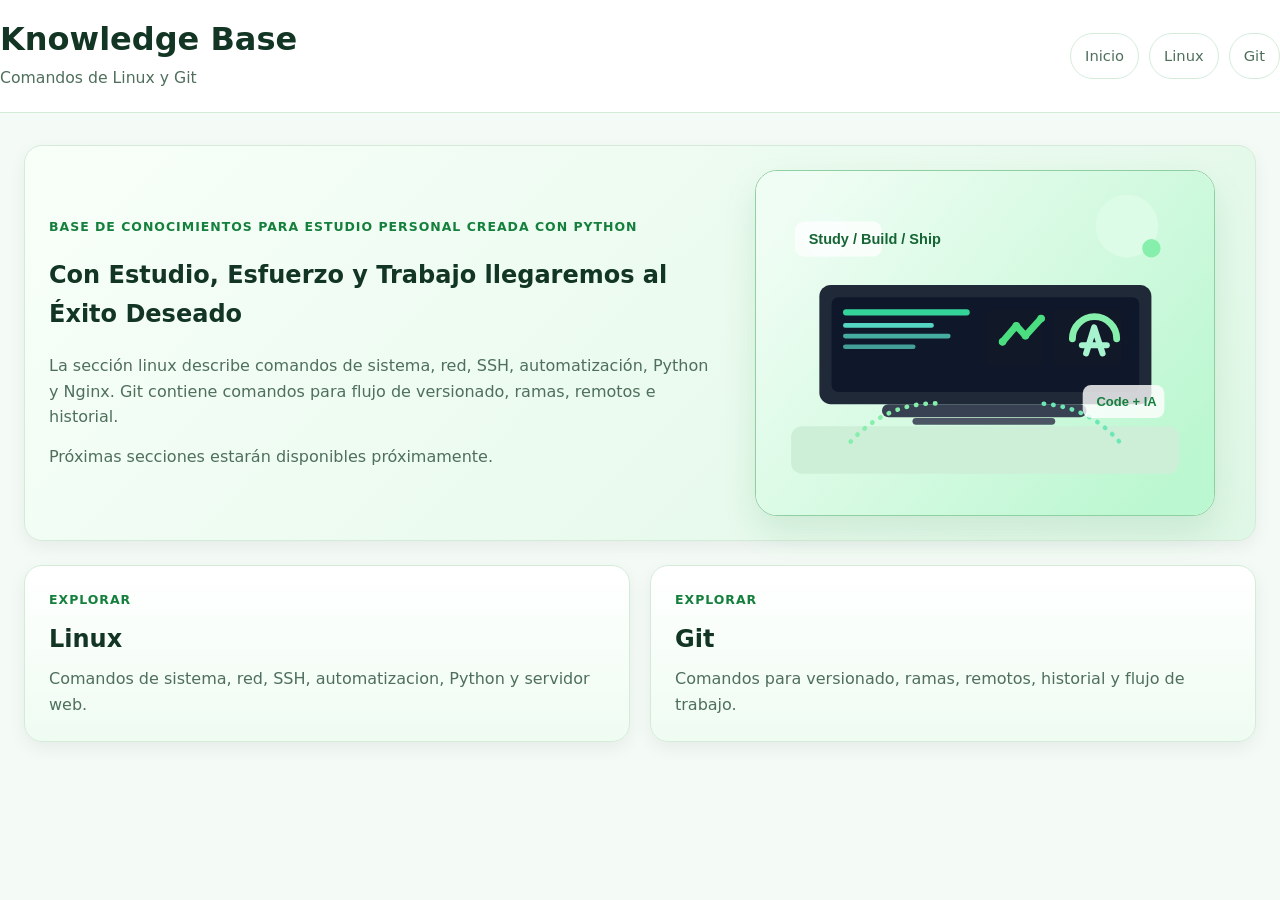
<file: output/index.html>
<!DOCTYPE html>
<html lang="es">
<head>
  <meta charset="UTF-8" />
  <meta name="viewport" content="width=device-width, initial-scale=1.0" />
  <title>Knowledge Base</title>
  <link rel="stylesheet" href="../static/styles.css" />
</head>
<body class="theme-home">
  <header>
    <div class="container header-inner">
      <div>
        <h1>Knowledge Base</h1>
        <p class="subtitle">Comandos de Linux y Git</p>
      </div>
      <nav class="page-links">
        <a href="index.html">Inicio</a>
<a href="linux.html">Linux</a>
<a href="git.html">Git</a>
      </nav>
    </div>
  </header>

  <main>
    <div class="container">
      <section class="home-hero card">
        <div class="home-hero-grid">
          <div>
            <div class="eyebrow">Base de conocimientos para estudio personal creada con python</div>
            <h2 class="section-title">Con Estudio, Esfuerzo y Trabajo llegaremos al Éxito Deseado</h2>
            <p>La sección linux describe comandos de sistema, red, SSH, automatización, Python y Nginx. Git contiene comandos para flujo de versionado, ramas, remotos e historial.</p>
            <p class="hero-note">Próximas secciones estarán disponibles próximamente.</p>
          </div>
          <div class="hero-art-wrap">
            <img class="hero-art" src="../static/hero-study.svg" alt="Ilustración de estudio y programación con computadora, gráficos e inteligencia artificial" />
          </div>
        </div>
      </section>

      <section class="home-grid">
        
            <a class="home-card" href="linux.html">
              <div class="home-card-label">Explorar</div>
              <h2>Linux</h2>
              <p>Comandos de sistema, red, SSH, automatizacion, Python y servidor web.</p>
            </a>
            
            <a class="home-card" href="git.html">
              <div class="home-card-label">Explorar</div>
              <h2>Git</h2>
              <p>Comandos para versionado, ramas, remotos, historial y flujo de trabajo.</p>
            </a>
            
      </section>
    </div>
  </main>
</body>
</html>
</file>
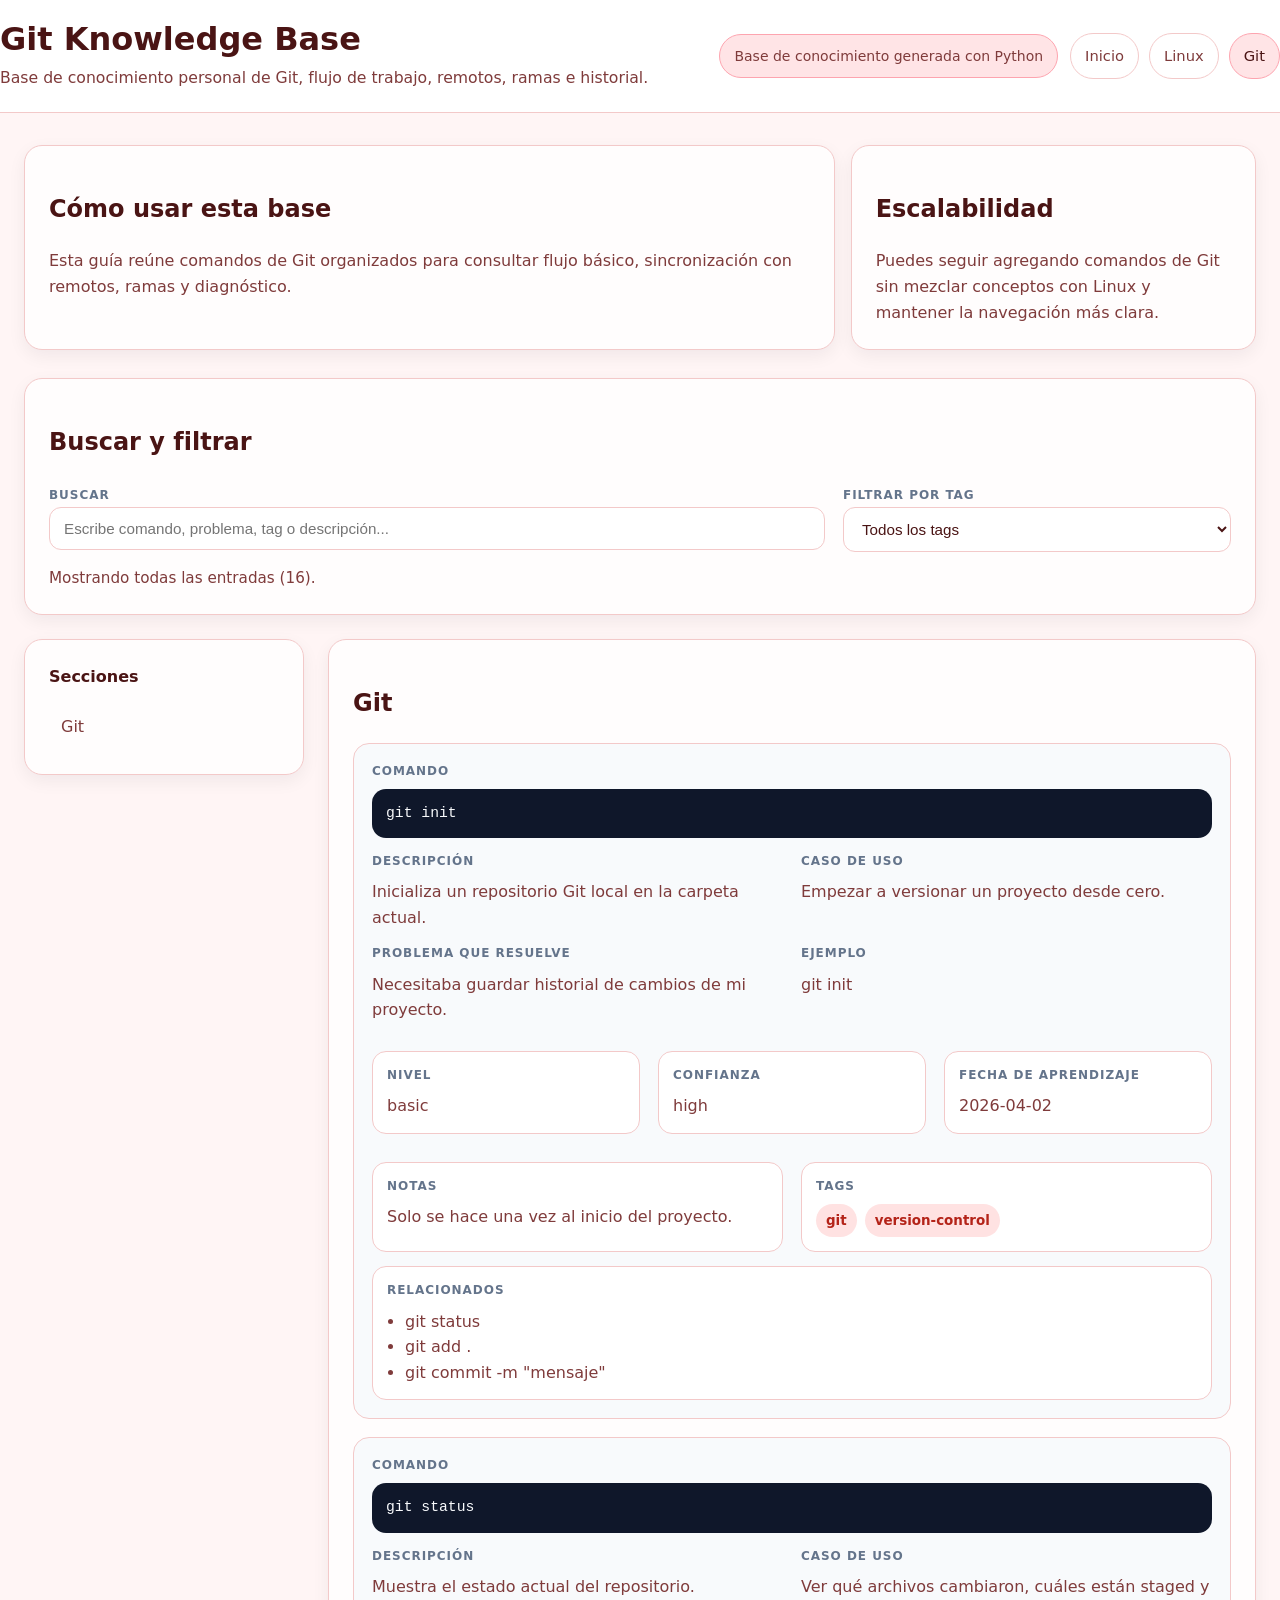
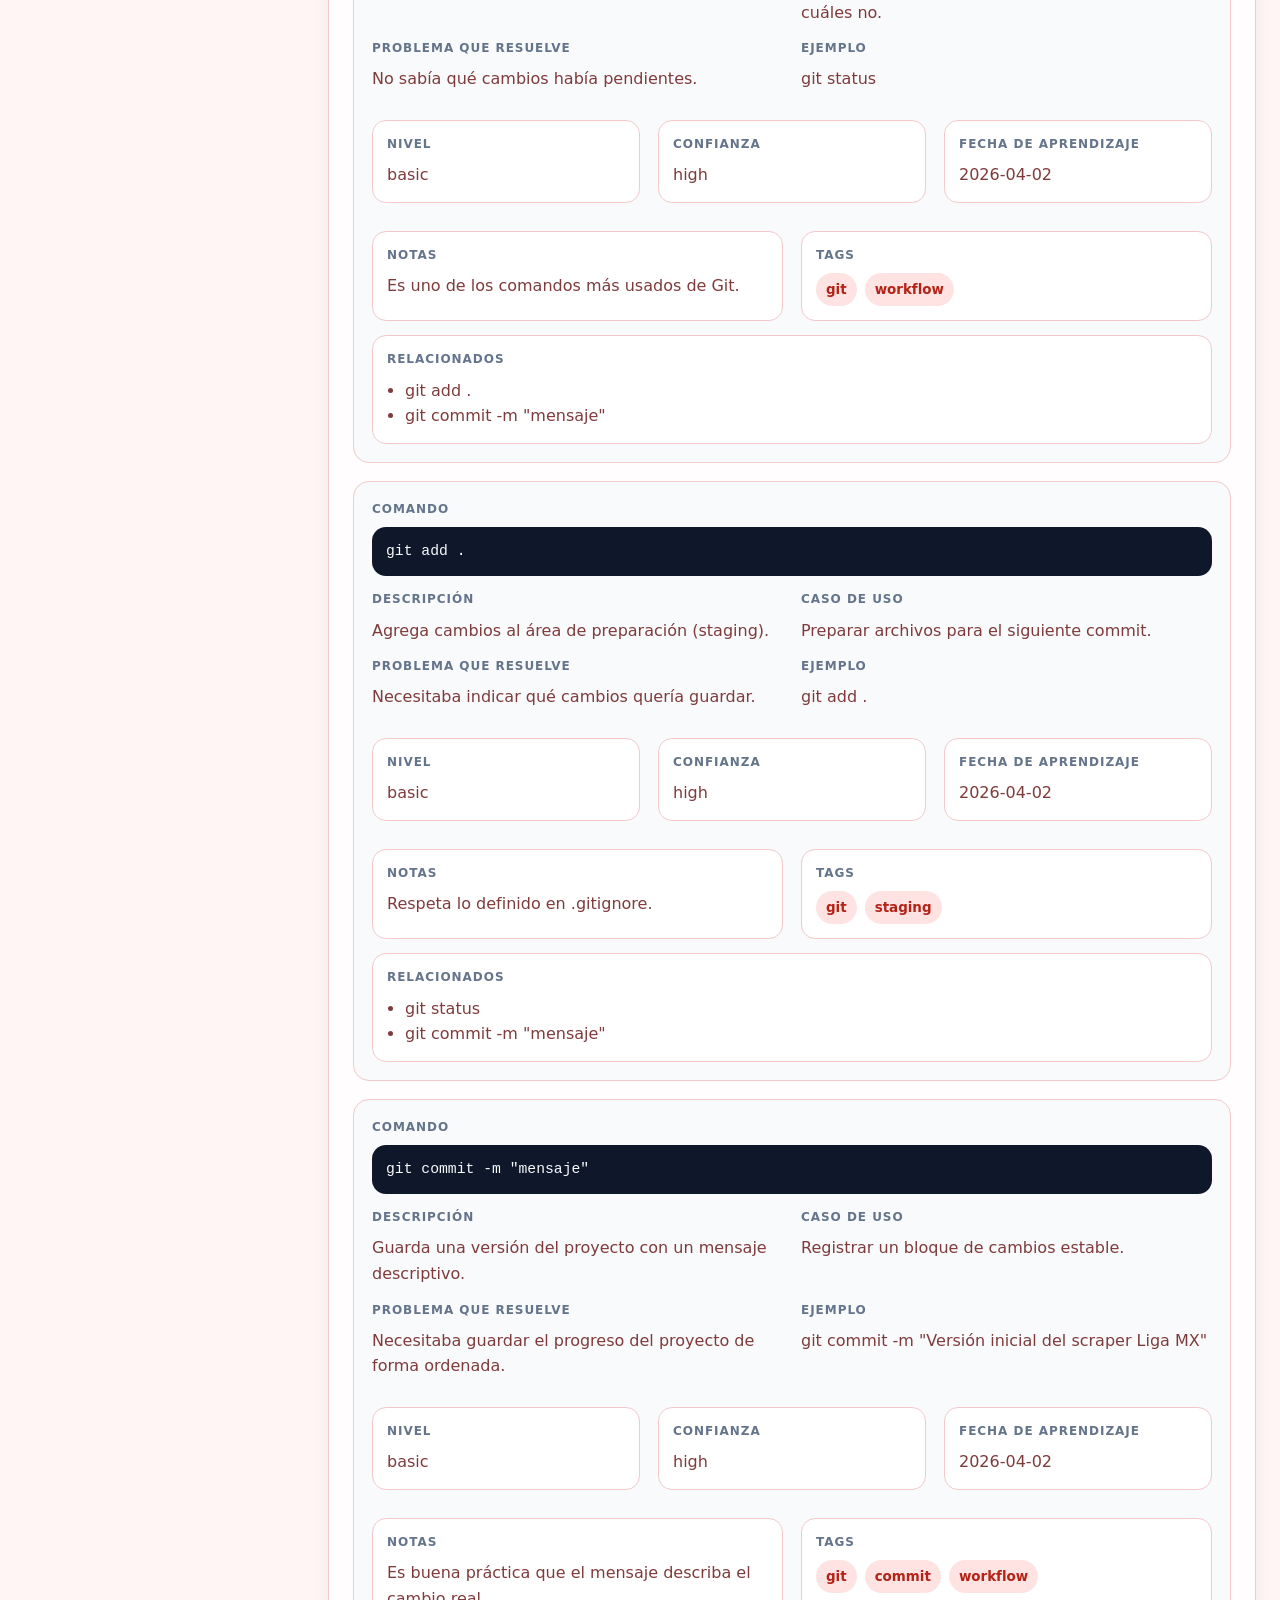
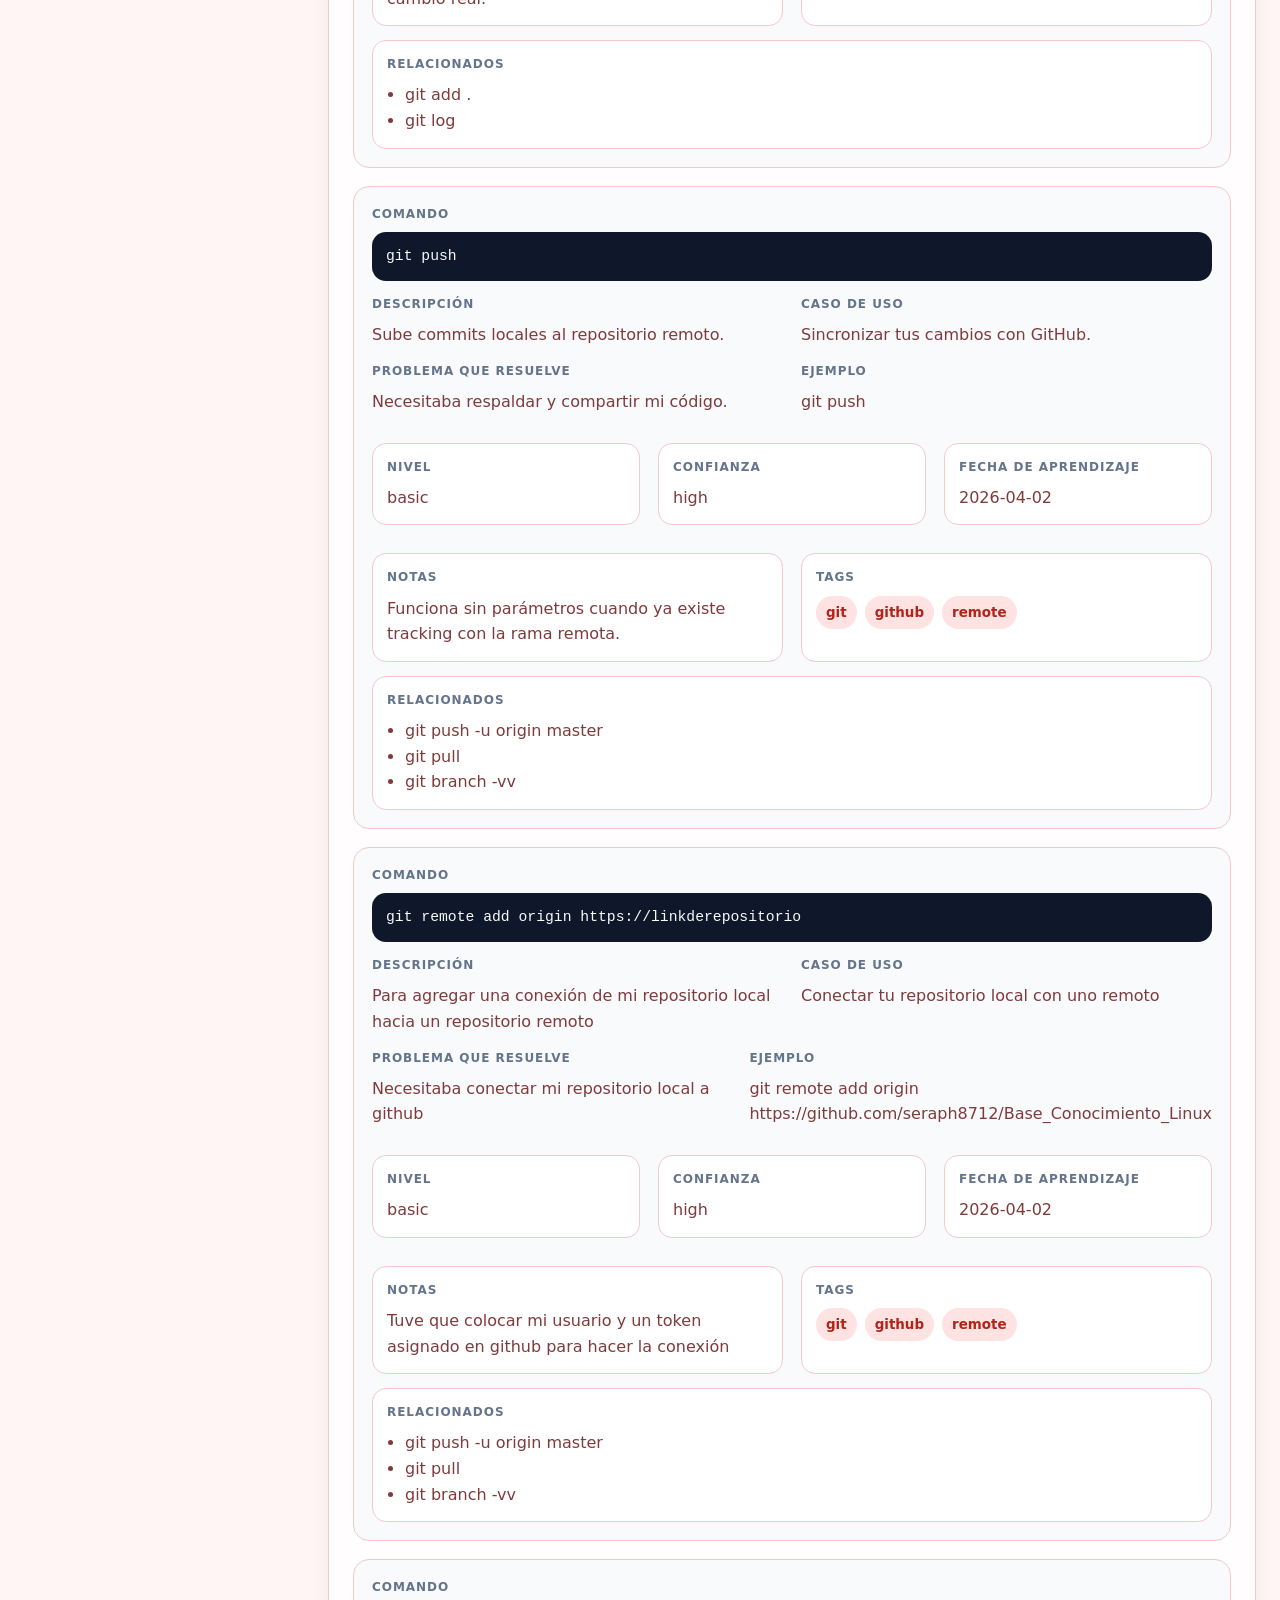
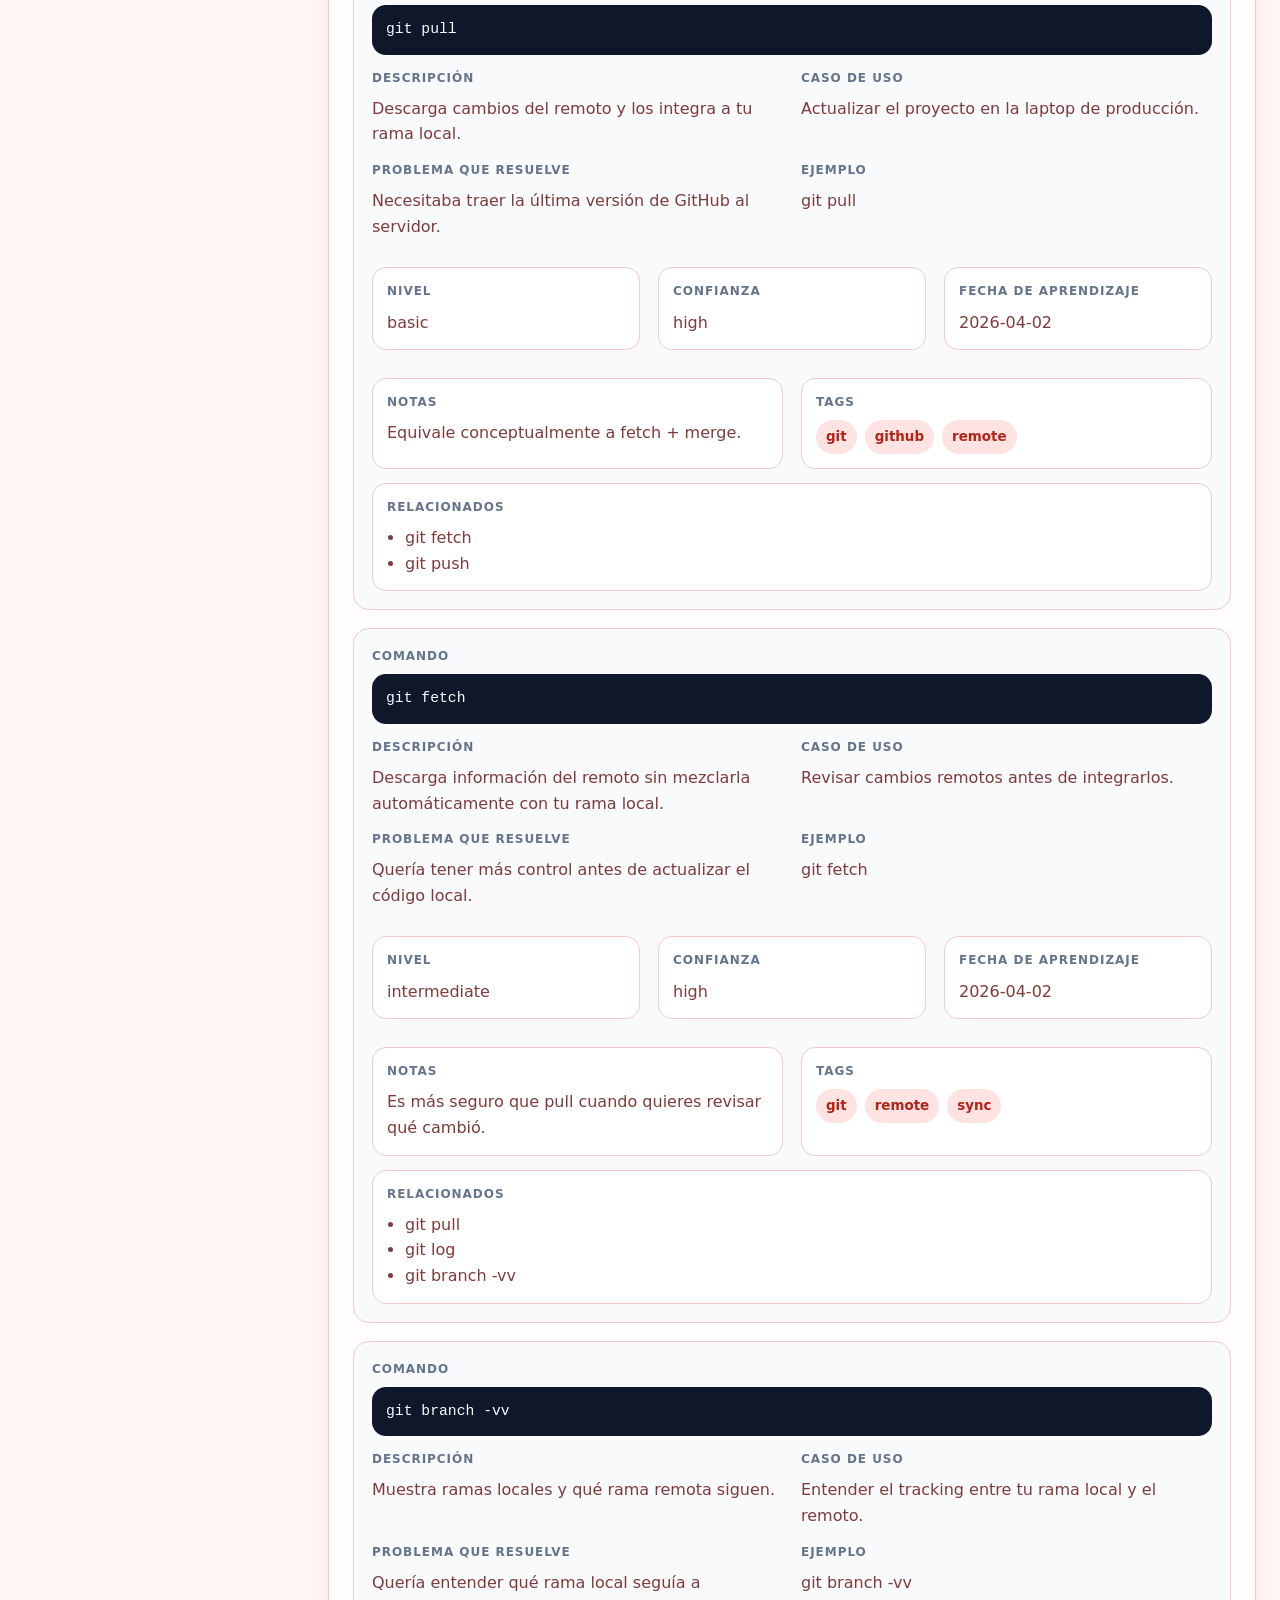
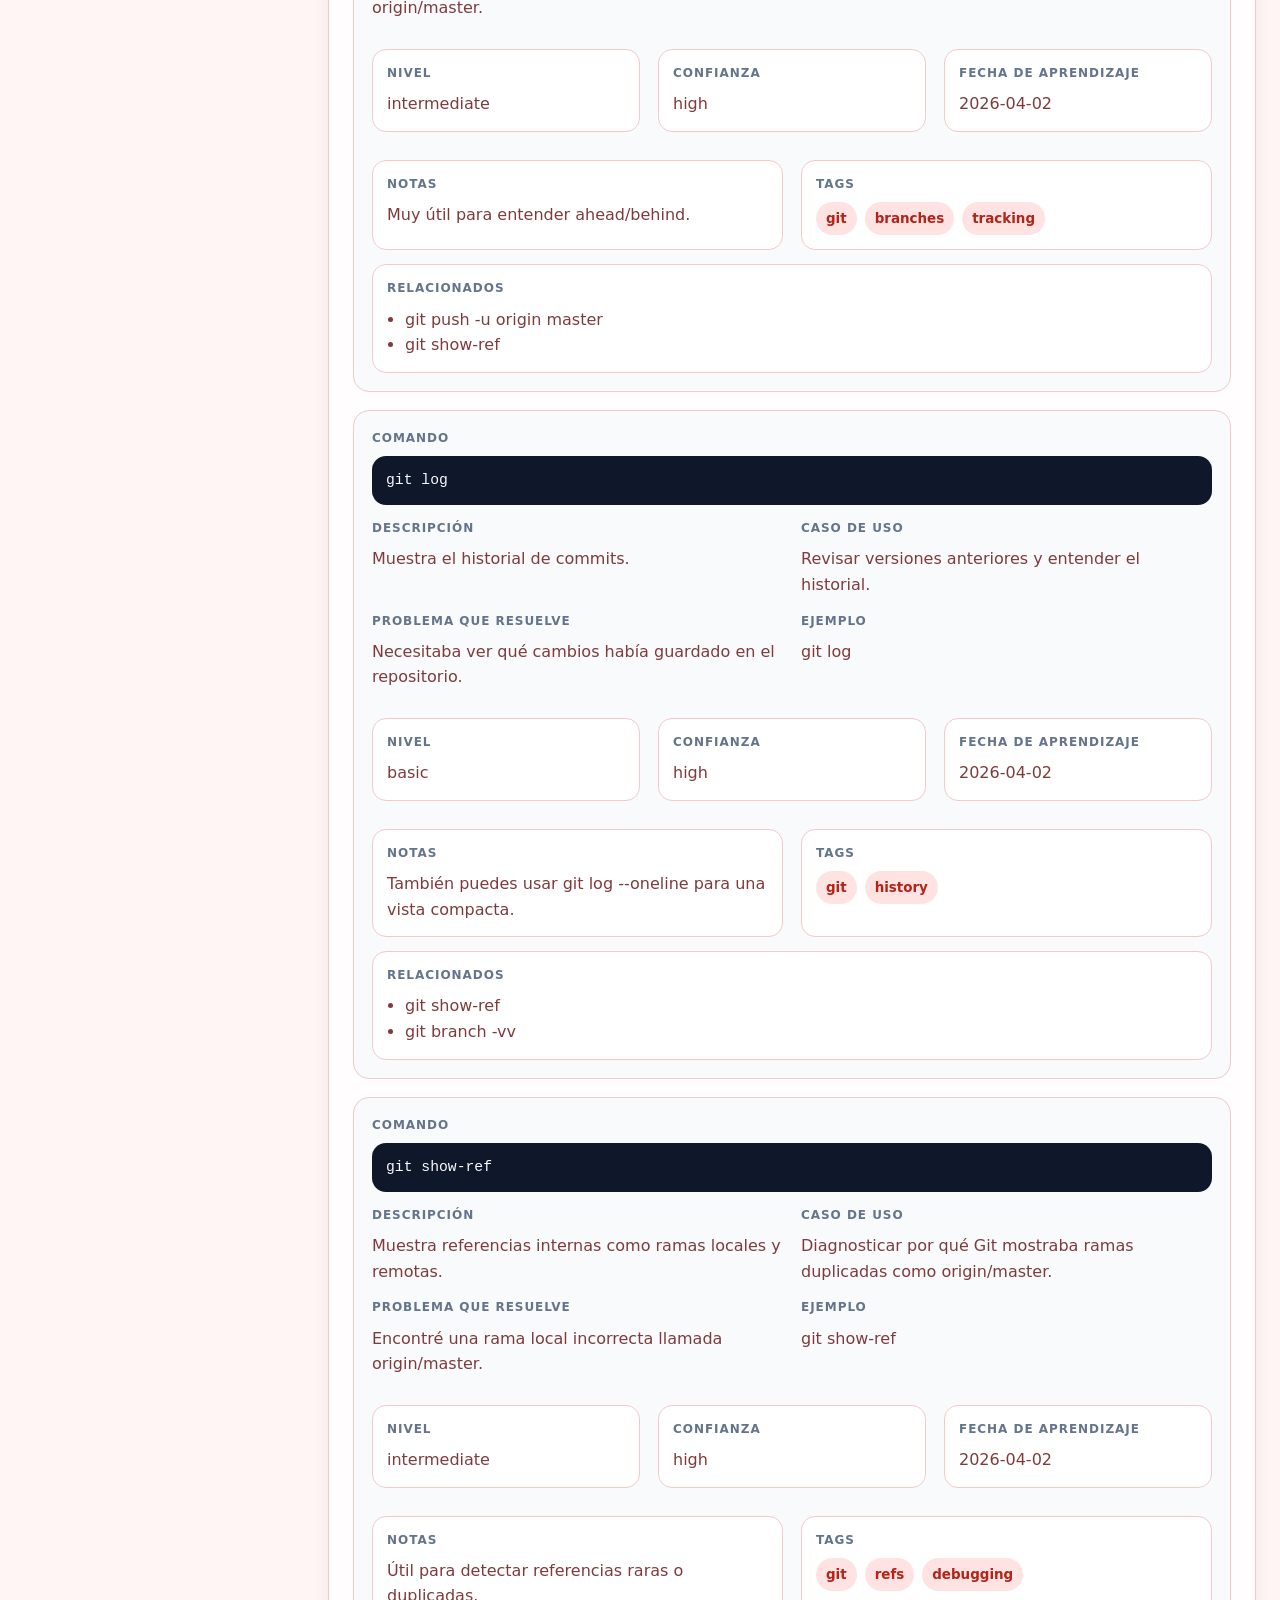
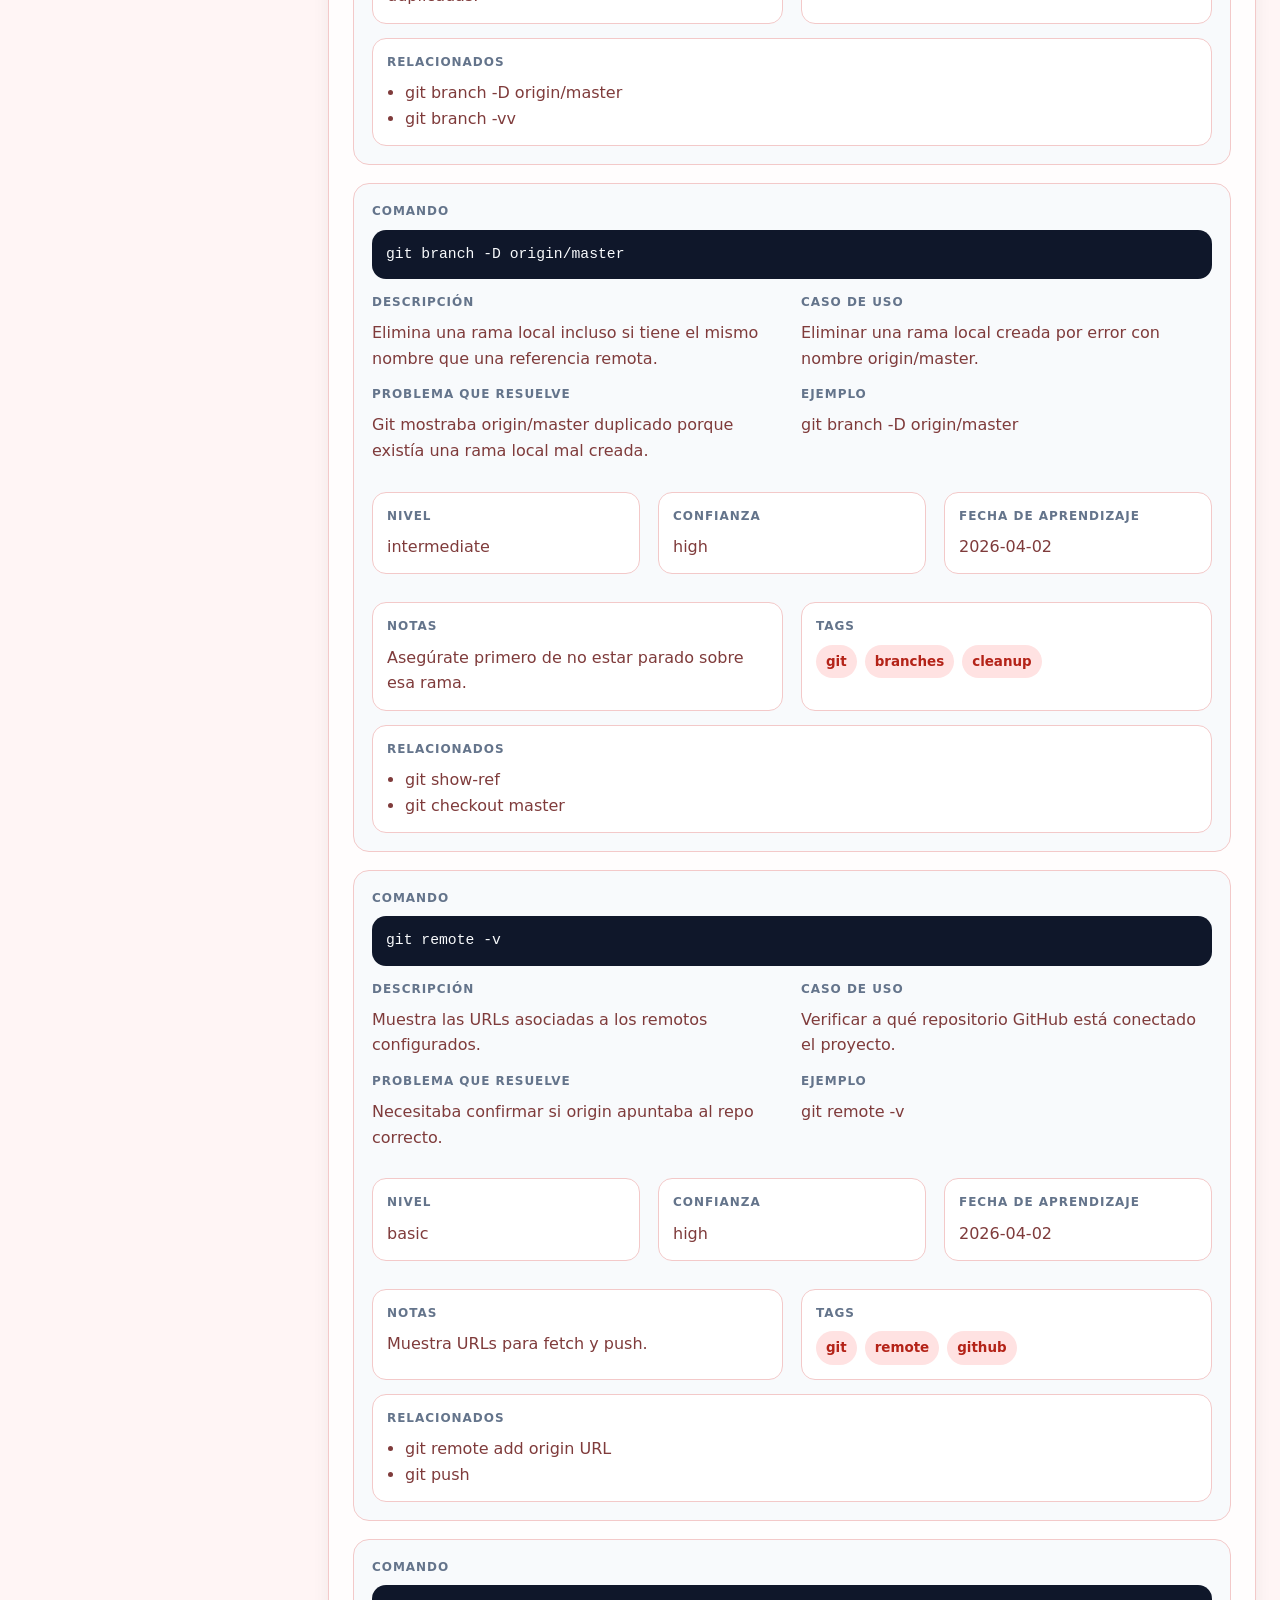
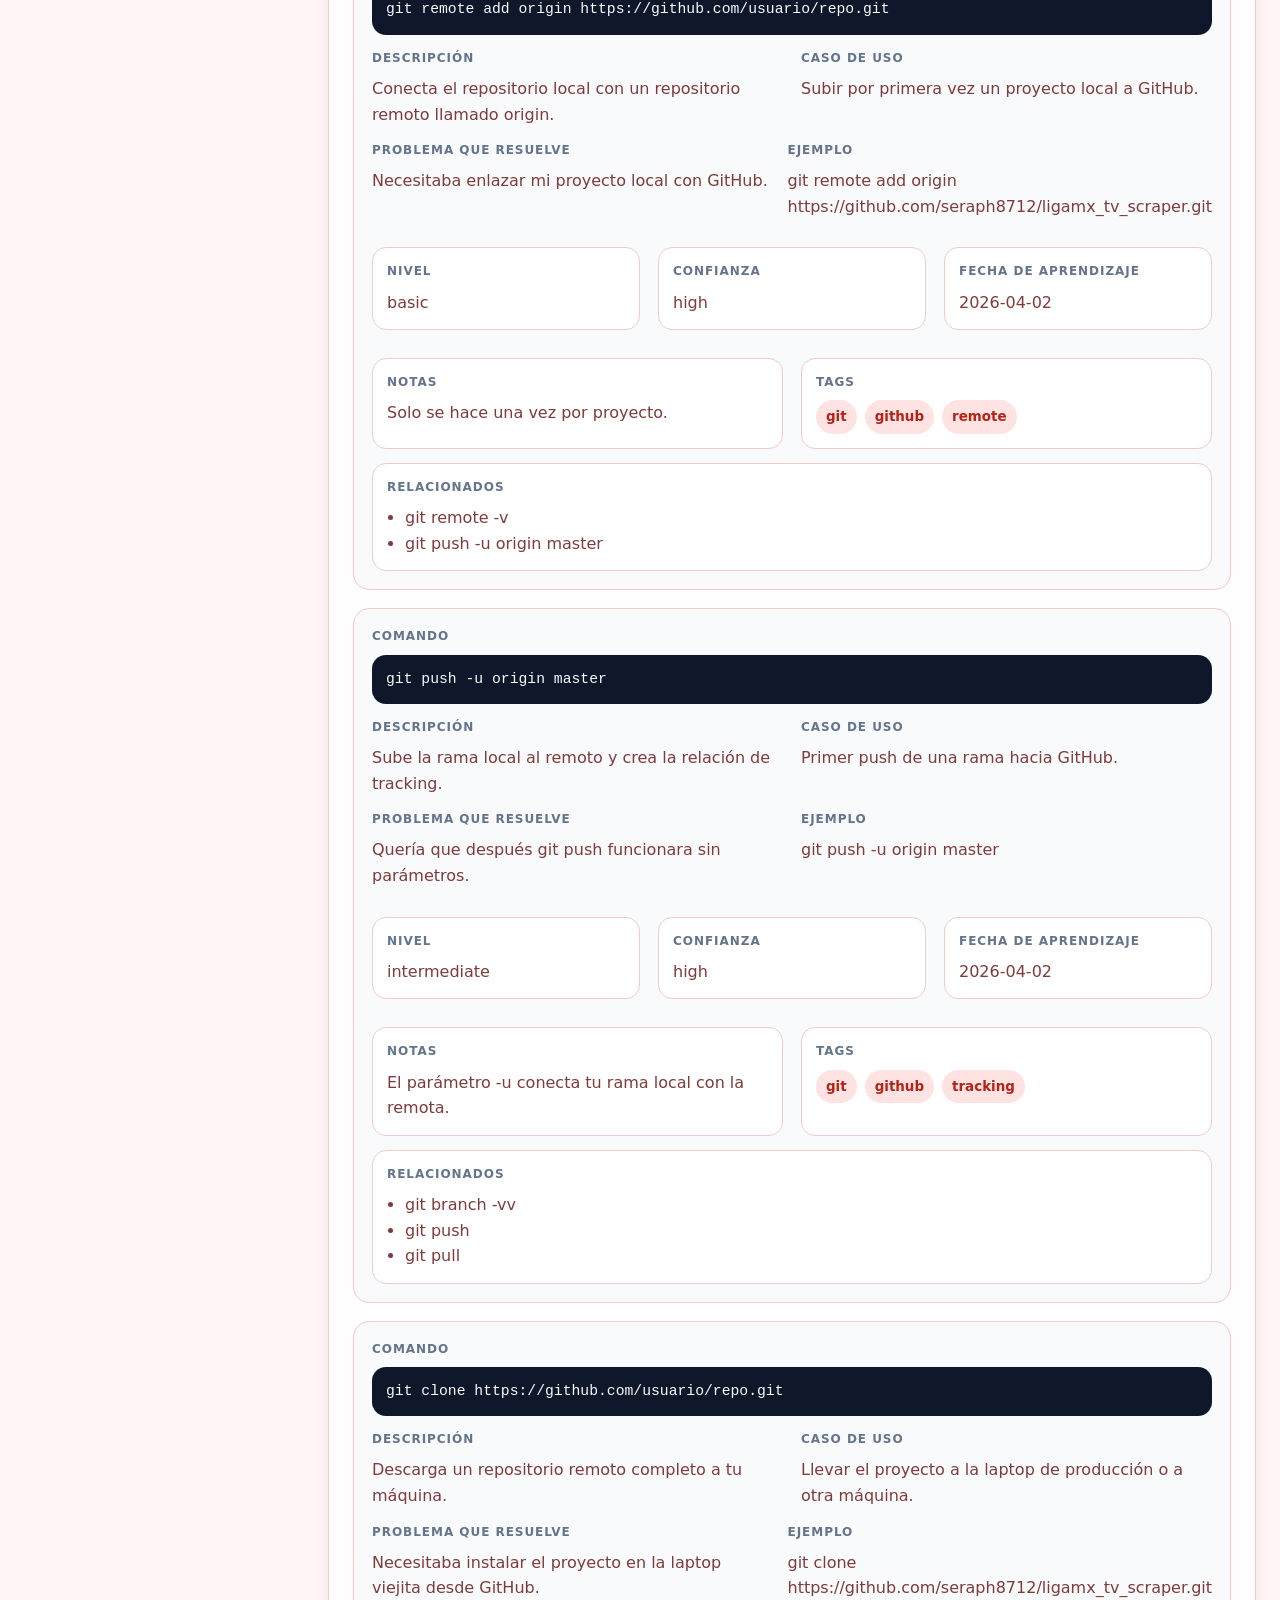
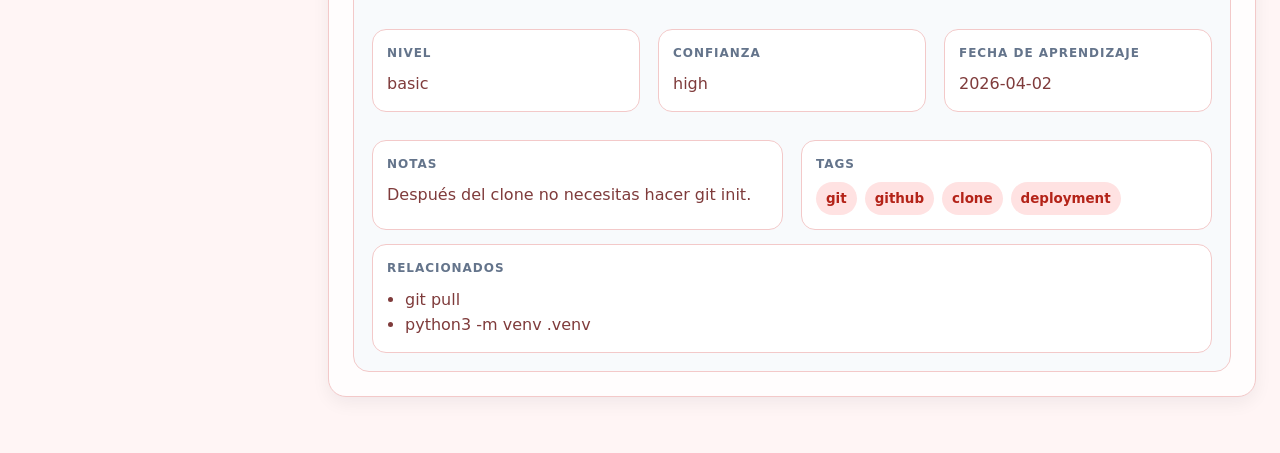
<file: output/git.html>
<!DOCTYPE html>
<html lang="es">
<head>
  <!-- Metadatos base y recursos compartidos por todas las páginas generadas desde esta plantilla -->
  <meta charset="UTF-8" />
  <meta name="viewport" content="width=device-width, initial-scale=1.0" />
  <!-- Git Knowledge Base se reemplaza con el título específico de cada página -->
  <title>Git Knowledge Base</title>
  <link rel="stylesheet" href="../static/styles.css" />
</head>
<body class="theme-git">
  <!-- Encabezado principal con identidad de la página y enlaces de navegación -->
  <header>
    <div class="container header-inner">
      <div>
        <h1>Git Knowledge Base</h1>
        <p class="subtitle">Base de conocimiento personal de Git, flujo de trabajo, remotos, ramas e historial.</p>
      </div>
      <div class="header-actions">
        <div class="badge">Base de conocimiento generada con Python</div>
        <nav class="page-links">
          <!-- <a href="index.html">Inicio</a>
<a href="linux.html">Linux</a>
<a href="git.html" class="active">Git</a> inserta enlaces como Inicio, Linux o Git -->
          <a href="index.html">Inicio</a>
<a href="linux.html">Linux</a>
<a href="git.html" class="active">Git</a>
        </nav>
      </div>
    </div>
  </header>

  <main>
    <div class="container">
      <!-- Introducción rápida: explica uso de la base y su enfoque de crecimiento -->
      <section class="intro-grid">
        <div class="card">
          <h2 class="section-title">Cómo usar esta base</h2>
          <p>Esta guía reúne comandos de Git organizados para consultar flujo básico, sincronización con remotos, ramas y diagnóstico.</p>
        </div>
        <div class="card">
          <h2 class="section-title">Escalabilidad</h2>
          <p>Puedes seguir agregando comandos de Git sin mezclar conceptos con Linux y mantener la navegación más clara.</p>
        </div>
      </section>

      <!-- Filtros del lado del cliente: permiten buscar texto y filtrar por tag sin recargar la página -->
      <section class="card filters-card">
        <h2 class="section-title">Buscar y filtrar</h2>
        <div class="filters-grid">
          <div>
            <label class="label" for="searchInput">Buscar</label>
            <input type="text" id="searchInput" placeholder="Escribe comando, problema, tag o descripción..." />
          </div>
          <div>
            <label class="label" for="tagFilter">Filtrar por tag</label>
            <select id="tagFilter">
              <option value="">Todos los tags</option>
<option value="branches">branches</option>
<option value="cleanup">cleanup</option>
<option value="clone">clone</option>
<option value="commit">commit</option>
<option value="debugging">debugging</option>
<option value="deployment">deployment</option>
<option value="git">git</option>
<option value="github">github</option>
<option value="history">history</option>
<option value="refs">refs</option>
<option value="remote">remote</option>
<option value="staging">staging</option>
<option value="sync">sync</option>
<option value="tracking">tracking</option>
<option value="version-control">version-control</option>
<option value="workflow">workflow</option>
            </select>
          </div>
        </div>
        <p id="resultsInfo" class="results-info">Mostrando todas las entradas.</p>
      </section>

      <div class="layout">
        <!-- Navegación lateral generada dinámicamente con las secciones disponibles -->
        <aside class="card">
          <div class="nav-title">Secciones</div>
          <nav class="nav-list">
            <a href="#git">Git</a>
          </nav>
        </aside>

        <div class="sections">
          <!-- 
            <section id="git" class="card section-card">
              <h2 class="section-title">Git</h2>
              <div class="items">
                
            <article class="item searchable-item" data-tags="git version-control" data-search="git init inicializa un repositorio git local en la carpeta actual. empezar a versionar un proyecto desde cero. necesitaba guardar historial de cambios de mi proyecto. git init solo se hace una vez al inicio del proyecto. git git version-control git status git add . git commit -m &quot;mensaje&quot; basic high">
              <div class="label">Comando</div>
              <pre><code>git init</code></pre>

              <div class="item-grid">
                <div>
                  <div class="label">Descripción</div>
                  <p>Inicializa un repositorio Git local en la carpeta actual.</p>
                </div>
                <div>
                  <div class="label">Caso de uso</div>
                  <p>Empezar a versionar un proyecto desde cero.</p>
                </div>
              </div>

              <div class="item-grid">
                <div>
                  <div class="label">Problema que resuelve</div>
                  <p>Necesitaba guardar historial de cambios de mi proyecto.</p>
                </div>
                <div>
                  <div class="label">Ejemplo</div>
                  <p class="multiline-text">git init</p>
                </div>
              </div>

              <div class="meta-grid">
                <div class="meta-box">
                  <div class="label">Nivel</div>
                  <p>basic</p>
                </div>
                <div class="meta-box">
                  <div class="label">Confianza</div>
                  <p>high</p>
                </div>
                <div class="meta-box">
                  <div class="label">Fecha de aprendizaje</div>
                  <p>2026-04-02</p>
                </div>
              </div>

              <div class="extra-grid">
                <div class="extra-box">
                  <div class="label">Notas</div>
                  <p>Solo se hace una vez al inicio del proyecto.</p>
                </div>
                <div class="extra-box">
                  <div class="label">Tags</div>
                  <div class="tags"><span class="tag">git</span><span class="tag">version-control</span></div>
                </div>
              </div>

              <div class="related-box">
                <div class="label">Relacionados</div>
                <ul class="related-list">
                  <li>git status</li><li>git add .</li><li>git commit -m &quot;mensaje&quot;</li>
                </ul>
              </div>
            </article>
            

            <article class="item searchable-item" data-tags="git workflow" data-search="git status muestra el estado actual del repositorio. ver qué archivos cambiaron, cuáles están staged y cuáles no. no sabía qué cambios había pendientes. git status es uno de los comandos más usados de git. git git workflow git add . git commit -m &quot;mensaje&quot; basic high">
              <div class="label">Comando</div>
              <pre><code>git status</code></pre>

              <div class="item-grid">
                <div>
                  <div class="label">Descripción</div>
                  <p>Muestra el estado actual del repositorio.</p>
                </div>
                <div>
                  <div class="label">Caso de uso</div>
                  <p>Ver qué archivos cambiaron, cuáles están staged y cuáles no.</p>
                </div>
              </div>

              <div class="item-grid">
                <div>
                  <div class="label">Problema que resuelve</div>
                  <p>No sabía qué cambios había pendientes.</p>
                </div>
                <div>
                  <div class="label">Ejemplo</div>
                  <p class="multiline-text">git status</p>
                </div>
              </div>

              <div class="meta-grid">
                <div class="meta-box">
                  <div class="label">Nivel</div>
                  <p>basic</p>
                </div>
                <div class="meta-box">
                  <div class="label">Confianza</div>
                  <p>high</p>
                </div>
                <div class="meta-box">
                  <div class="label">Fecha de aprendizaje</div>
                  <p>2026-04-02</p>
                </div>
              </div>

              <div class="extra-grid">
                <div class="extra-box">
                  <div class="label">Notas</div>
                  <p>Es uno de los comandos más usados de Git.</p>
                </div>
                <div class="extra-box">
                  <div class="label">Tags</div>
                  <div class="tags"><span class="tag">git</span><span class="tag">workflow</span></div>
                </div>
              </div>

              <div class="related-box">
                <div class="label">Relacionados</div>
                <ul class="related-list">
                  <li>git add .</li><li>git commit -m &quot;mensaje&quot;</li>
                </ul>
              </div>
            </article>
            

            <article class="item searchable-item" data-tags="git staging" data-search="git add . agrega cambios al área de preparación (staging). preparar archivos para el siguiente commit. necesitaba indicar qué cambios quería guardar. git add . respeta lo definido en .gitignore. git git staging git status git commit -m &quot;mensaje&quot; basic high">
              <div class="label">Comando</div>
              <pre><code>git add .</code></pre>

              <div class="item-grid">
                <div>
                  <div class="label">Descripción</div>
                  <p>Agrega cambios al área de preparación (staging).</p>
                </div>
                <div>
                  <div class="label">Caso de uso</div>
                  <p>Preparar archivos para el siguiente commit.</p>
                </div>
              </div>

              <div class="item-grid">
                <div>
                  <div class="label">Problema que resuelve</div>
                  <p>Necesitaba indicar qué cambios quería guardar.</p>
                </div>
                <div>
                  <div class="label">Ejemplo</div>
                  <p class="multiline-text">git add .</p>
                </div>
              </div>

              <div class="meta-grid">
                <div class="meta-box">
                  <div class="label">Nivel</div>
                  <p>basic</p>
                </div>
                <div class="meta-box">
                  <div class="label">Confianza</div>
                  <p>high</p>
                </div>
                <div class="meta-box">
                  <div class="label">Fecha de aprendizaje</div>
                  <p>2026-04-02</p>
                </div>
              </div>

              <div class="extra-grid">
                <div class="extra-box">
                  <div class="label">Notas</div>
                  <p>Respeta lo definido en .gitignore.</p>
                </div>
                <div class="extra-box">
                  <div class="label">Tags</div>
                  <div class="tags"><span class="tag">git</span><span class="tag">staging</span></div>
                </div>
              </div>

              <div class="related-box">
                <div class="label">Relacionados</div>
                <ul class="related-list">
                  <li>git status</li><li>git commit -m &quot;mensaje&quot;</li>
                </ul>
              </div>
            </article>
            

            <article class="item searchable-item" data-tags="git commit workflow" data-search="git commit -m &quot;mensaje&quot; guarda una versión del proyecto con un mensaje descriptivo. registrar un bloque de cambios estable. necesitaba guardar el progreso del proyecto de forma ordenada. git commit -m &quot;versión inicial del scraper liga mx&quot; es buena práctica que el mensaje describa el cambio real. git git commit workflow git add . git log basic high">
              <div class="label">Comando</div>
              <pre><code>git commit -m &quot;mensaje&quot;</code></pre>

              <div class="item-grid">
                <div>
                  <div class="label">Descripción</div>
                  <p>Guarda una versión del proyecto con un mensaje descriptivo.</p>
                </div>
                <div>
                  <div class="label">Caso de uso</div>
                  <p>Registrar un bloque de cambios estable.</p>
                </div>
              </div>

              <div class="item-grid">
                <div>
                  <div class="label">Problema que resuelve</div>
                  <p>Necesitaba guardar el progreso del proyecto de forma ordenada.</p>
                </div>
                <div>
                  <div class="label">Ejemplo</div>
                  <p class="multiline-text">git commit -m &quot;Versión inicial del scraper Liga MX&quot;</p>
                </div>
              </div>

              <div class="meta-grid">
                <div class="meta-box">
                  <div class="label">Nivel</div>
                  <p>basic</p>
                </div>
                <div class="meta-box">
                  <div class="label">Confianza</div>
                  <p>high</p>
                </div>
                <div class="meta-box">
                  <div class="label">Fecha de aprendizaje</div>
                  <p>2026-04-02</p>
                </div>
              </div>

              <div class="extra-grid">
                <div class="extra-box">
                  <div class="label">Notas</div>
                  <p>Es buena práctica que el mensaje describa el cambio real.</p>
                </div>
                <div class="extra-box">
                  <div class="label">Tags</div>
                  <div class="tags"><span class="tag">git</span><span class="tag">commit</span><span class="tag">workflow</span></div>
                </div>
              </div>

              <div class="related-box">
                <div class="label">Relacionados</div>
                <ul class="related-list">
                  <li>git add .</li><li>git log</li>
                </ul>
              </div>
            </article>
            

            <article class="item searchable-item" data-tags="git github remote" data-search="git push sube commits locales al repositorio remoto. sincronizar tus cambios con github. necesitaba respaldar y compartir mi código. git push funciona sin parámetros cuando ya existe tracking con la rama remota. git git github remote git push -u origin master git pull git branch -vv basic high">
              <div class="label">Comando</div>
              <pre><code>git push</code></pre>

              <div class="item-grid">
                <div>
                  <div class="label">Descripción</div>
                  <p>Sube commits locales al repositorio remoto.</p>
                </div>
                <div>
                  <div class="label">Caso de uso</div>
                  <p>Sincronizar tus cambios con GitHub.</p>
                </div>
              </div>

              <div class="item-grid">
                <div>
                  <div class="label">Problema que resuelve</div>
                  <p>Necesitaba respaldar y compartir mi código.</p>
                </div>
                <div>
                  <div class="label">Ejemplo</div>
                  <p class="multiline-text">git push</p>
                </div>
              </div>

              <div class="meta-grid">
                <div class="meta-box">
                  <div class="label">Nivel</div>
                  <p>basic</p>
                </div>
                <div class="meta-box">
                  <div class="label">Confianza</div>
                  <p>high</p>
                </div>
                <div class="meta-box">
                  <div class="label">Fecha de aprendizaje</div>
                  <p>2026-04-02</p>
                </div>
              </div>

              <div class="extra-grid">
                <div class="extra-box">
                  <div class="label">Notas</div>
                  <p>Funciona sin parámetros cuando ya existe tracking con la rama remota.</p>
                </div>
                <div class="extra-box">
                  <div class="label">Tags</div>
                  <div class="tags"><span class="tag">git</span><span class="tag">github</span><span class="tag">remote</span></div>
                </div>
              </div>

              <div class="related-box">
                <div class="label">Relacionados</div>
                <ul class="related-list">
                  <li>git push -u origin master</li><li>git pull</li><li>git branch -vv</li>
                </ul>
              </div>
            </article>
            

            <article class="item searchable-item" data-tags="git github remote" data-search="git remote add origin https://linkderepositorio para agregar una conexión de mi repositorio local hacia un repositorio remoto conectar tu repositorio local con uno remoto necesitaba conectar mi repositorio local a github git remote add origin https://github.com/seraph8712/base_conocimiento_linux tuve que colocar mi usuario y un token asignado en github para hacer la conexión git git github remote git push -u origin master git pull git branch -vv basic high">
              <div class="label">Comando</div>
              <pre><code>git remote add origin https://linkderepositorio</code></pre>

              <div class="item-grid">
                <div>
                  <div class="label">Descripción</div>
                  <p>Para agregar una conexión de mi repositorio local hacia un repositorio remoto</p>
                </div>
                <div>
                  <div class="label">Caso de uso</div>
                  <p>Conectar tu repositorio local con uno remoto</p>
                </div>
              </div>

              <div class="item-grid">
                <div>
                  <div class="label">Problema que resuelve</div>
                  <p>Necesitaba conectar mi repositorio local a github</p>
                </div>
                <div>
                  <div class="label">Ejemplo</div>
                  <p class="multiline-text">git remote add origin https://github.com/seraph8712/Base_Conocimiento_Linux</p>
                </div>
              </div>

              <div class="meta-grid">
                <div class="meta-box">
                  <div class="label">Nivel</div>
                  <p>basic</p>
                </div>
                <div class="meta-box">
                  <div class="label">Confianza</div>
                  <p>high</p>
                </div>
                <div class="meta-box">
                  <div class="label">Fecha de aprendizaje</div>
                  <p>2026-04-02</p>
                </div>
              </div>

              <div class="extra-grid">
                <div class="extra-box">
                  <div class="label">Notas</div>
                  <p>Tuve que colocar mi usuario y un token asignado en github para hacer la conexión</p>
                </div>
                <div class="extra-box">
                  <div class="label">Tags</div>
                  <div class="tags"><span class="tag">git</span><span class="tag">github</span><span class="tag">remote</span></div>
                </div>
              </div>

              <div class="related-box">
                <div class="label">Relacionados</div>
                <ul class="related-list">
                  <li>git push -u origin master</li><li>git pull</li><li>git branch -vv</li>
                </ul>
              </div>
            </article>
            

            <article class="item searchable-item" data-tags="git github remote" data-search="git pull descarga cambios del remoto y los integra a tu rama local. actualizar el proyecto en la laptop de producción. necesitaba traer la última versión de github al servidor. git pull equivale conceptualmente a fetch + merge. git git github remote git fetch git push basic high">
              <div class="label">Comando</div>
              <pre><code>git pull</code></pre>

              <div class="item-grid">
                <div>
                  <div class="label">Descripción</div>
                  <p>Descarga cambios del remoto y los integra a tu rama local.</p>
                </div>
                <div>
                  <div class="label">Caso de uso</div>
                  <p>Actualizar el proyecto en la laptop de producción.</p>
                </div>
              </div>

              <div class="item-grid">
                <div>
                  <div class="label">Problema que resuelve</div>
                  <p>Necesitaba traer la última versión de GitHub al servidor.</p>
                </div>
                <div>
                  <div class="label">Ejemplo</div>
                  <p class="multiline-text">git pull</p>
                </div>
              </div>

              <div class="meta-grid">
                <div class="meta-box">
                  <div class="label">Nivel</div>
                  <p>basic</p>
                </div>
                <div class="meta-box">
                  <div class="label">Confianza</div>
                  <p>high</p>
                </div>
                <div class="meta-box">
                  <div class="label">Fecha de aprendizaje</div>
                  <p>2026-04-02</p>
                </div>
              </div>

              <div class="extra-grid">
                <div class="extra-box">
                  <div class="label">Notas</div>
                  <p>Equivale conceptualmente a fetch + merge.</p>
                </div>
                <div class="extra-box">
                  <div class="label">Tags</div>
                  <div class="tags"><span class="tag">git</span><span class="tag">github</span><span class="tag">remote</span></div>
                </div>
              </div>

              <div class="related-box">
                <div class="label">Relacionados</div>
                <ul class="related-list">
                  <li>git fetch</li><li>git push</li>
                </ul>
              </div>
            </article>
            

            <article class="item searchable-item" data-tags="git remote sync" data-search="git fetch descarga información del remoto sin mezclarla automáticamente con tu rama local. revisar cambios remotos antes de integrarlos. quería tener más control antes de actualizar el código local. git fetch es más seguro que pull cuando quieres revisar qué cambió. git git remote sync git pull git log git branch -vv intermediate high">
              <div class="label">Comando</div>
              <pre><code>git fetch</code></pre>

              <div class="item-grid">
                <div>
                  <div class="label">Descripción</div>
                  <p>Descarga información del remoto sin mezclarla automáticamente con tu rama local.</p>
                </div>
                <div>
                  <div class="label">Caso de uso</div>
                  <p>Revisar cambios remotos antes de integrarlos.</p>
                </div>
              </div>

              <div class="item-grid">
                <div>
                  <div class="label">Problema que resuelve</div>
                  <p>Quería tener más control antes de actualizar el código local.</p>
                </div>
                <div>
                  <div class="label">Ejemplo</div>
                  <p class="multiline-text">git fetch</p>
                </div>
              </div>

              <div class="meta-grid">
                <div class="meta-box">
                  <div class="label">Nivel</div>
                  <p>intermediate</p>
                </div>
                <div class="meta-box">
                  <div class="label">Confianza</div>
                  <p>high</p>
                </div>
                <div class="meta-box">
                  <div class="label">Fecha de aprendizaje</div>
                  <p>2026-04-02</p>
                </div>
              </div>

              <div class="extra-grid">
                <div class="extra-box">
                  <div class="label">Notas</div>
                  <p>Es más seguro que pull cuando quieres revisar qué cambió.</p>
                </div>
                <div class="extra-box">
                  <div class="label">Tags</div>
                  <div class="tags"><span class="tag">git</span><span class="tag">remote</span><span class="tag">sync</span></div>
                </div>
              </div>

              <div class="related-box">
                <div class="label">Relacionados</div>
                <ul class="related-list">
                  <li>git pull</li><li>git log</li><li>git branch -vv</li>
                </ul>
              </div>
            </article>
            

            <article class="item searchable-item" data-tags="git branches tracking" data-search="git branch -vv muestra ramas locales y qué rama remota siguen. entender el tracking entre tu rama local y el remoto. quería entender qué rama local seguía a origin/master. git branch -vv muy útil para entender ahead/behind. git git branches tracking git push -u origin master git show-ref intermediate high">
              <div class="label">Comando</div>
              <pre><code>git branch -vv</code></pre>

              <div class="item-grid">
                <div>
                  <div class="label">Descripción</div>
                  <p>Muestra ramas locales y qué rama remota siguen.</p>
                </div>
                <div>
                  <div class="label">Caso de uso</div>
                  <p>Entender el tracking entre tu rama local y el remoto.</p>
                </div>
              </div>

              <div class="item-grid">
                <div>
                  <div class="label">Problema que resuelve</div>
                  <p>Quería entender qué rama local seguía a origin/master.</p>
                </div>
                <div>
                  <div class="label">Ejemplo</div>
                  <p class="multiline-text">git branch -vv</p>
                </div>
              </div>

              <div class="meta-grid">
                <div class="meta-box">
                  <div class="label">Nivel</div>
                  <p>intermediate</p>
                </div>
                <div class="meta-box">
                  <div class="label">Confianza</div>
                  <p>high</p>
                </div>
                <div class="meta-box">
                  <div class="label">Fecha de aprendizaje</div>
                  <p>2026-04-02</p>
                </div>
              </div>

              <div class="extra-grid">
                <div class="extra-box">
                  <div class="label">Notas</div>
                  <p>Muy útil para entender ahead/behind.</p>
                </div>
                <div class="extra-box">
                  <div class="label">Tags</div>
                  <div class="tags"><span class="tag">git</span><span class="tag">branches</span><span class="tag">tracking</span></div>
                </div>
              </div>

              <div class="related-box">
                <div class="label">Relacionados</div>
                <ul class="related-list">
                  <li>git push -u origin master</li><li>git show-ref</li>
                </ul>
              </div>
            </article>
            

            <article class="item searchable-item" data-tags="git history" data-search="git log muestra el historial de commits. revisar versiones anteriores y entender el historial. necesitaba ver qué cambios había guardado en el repositorio. git log también puedes usar git log --oneline para una vista compacta. git git history git show-ref git branch -vv basic high">
              <div class="label">Comando</div>
              <pre><code>git log</code></pre>

              <div class="item-grid">
                <div>
                  <div class="label">Descripción</div>
                  <p>Muestra el historial de commits.</p>
                </div>
                <div>
                  <div class="label">Caso de uso</div>
                  <p>Revisar versiones anteriores y entender el historial.</p>
                </div>
              </div>

              <div class="item-grid">
                <div>
                  <div class="label">Problema que resuelve</div>
                  <p>Necesitaba ver qué cambios había guardado en el repositorio.</p>
                </div>
                <div>
                  <div class="label">Ejemplo</div>
                  <p class="multiline-text">git log</p>
                </div>
              </div>

              <div class="meta-grid">
                <div class="meta-box">
                  <div class="label">Nivel</div>
                  <p>basic</p>
                </div>
                <div class="meta-box">
                  <div class="label">Confianza</div>
                  <p>high</p>
                </div>
                <div class="meta-box">
                  <div class="label">Fecha de aprendizaje</div>
                  <p>2026-04-02</p>
                </div>
              </div>

              <div class="extra-grid">
                <div class="extra-box">
                  <div class="label">Notas</div>
                  <p>También puedes usar git log --oneline para una vista compacta.</p>
                </div>
                <div class="extra-box">
                  <div class="label">Tags</div>
                  <div class="tags"><span class="tag">git</span><span class="tag">history</span></div>
                </div>
              </div>

              <div class="related-box">
                <div class="label">Relacionados</div>
                <ul class="related-list">
                  <li>git show-ref</li><li>git branch -vv</li>
                </ul>
              </div>
            </article>
            

            <article class="item searchable-item" data-tags="git refs debugging" data-search="git show-ref muestra referencias internas como ramas locales y remotas. diagnosticar por qué git mostraba ramas duplicadas como origin/master. encontré una rama local incorrecta llamada origin/master. git show-ref útil para detectar referencias raras o duplicadas. git git refs debugging git branch -d origin/master git branch -vv intermediate high">
              <div class="label">Comando</div>
              <pre><code>git show-ref</code></pre>

              <div class="item-grid">
                <div>
                  <div class="label">Descripción</div>
                  <p>Muestra referencias internas como ramas locales y remotas.</p>
                </div>
                <div>
                  <div class="label">Caso de uso</div>
                  <p>Diagnosticar por qué Git mostraba ramas duplicadas como origin/master.</p>
                </div>
              </div>

              <div class="item-grid">
                <div>
                  <div class="label">Problema que resuelve</div>
                  <p>Encontré una rama local incorrecta llamada origin/master.</p>
                </div>
                <div>
                  <div class="label">Ejemplo</div>
                  <p class="multiline-text">git show-ref</p>
                </div>
              </div>

              <div class="meta-grid">
                <div class="meta-box">
                  <div class="label">Nivel</div>
                  <p>intermediate</p>
                </div>
                <div class="meta-box">
                  <div class="label">Confianza</div>
                  <p>high</p>
                </div>
                <div class="meta-box">
                  <div class="label">Fecha de aprendizaje</div>
                  <p>2026-04-02</p>
                </div>
              </div>

              <div class="extra-grid">
                <div class="extra-box">
                  <div class="label">Notas</div>
                  <p>Útil para detectar referencias raras o duplicadas.</p>
                </div>
                <div class="extra-box">
                  <div class="label">Tags</div>
                  <div class="tags"><span class="tag">git</span><span class="tag">refs</span><span class="tag">debugging</span></div>
                </div>
              </div>

              <div class="related-box">
                <div class="label">Relacionados</div>
                <ul class="related-list">
                  <li>git branch -D origin/master</li><li>git branch -vv</li>
                </ul>
              </div>
            </article>
            

            <article class="item searchable-item" data-tags="git branches cleanup" data-search="git branch -d origin/master elimina una rama local incluso si tiene el mismo nombre que una referencia remota. eliminar una rama local creada por error con nombre origin/master. git mostraba origin/master duplicado porque existía una rama local mal creada. git branch -d origin/master asegúrate primero de no estar parado sobre esa rama. git git branches cleanup git show-ref git checkout master intermediate high">
              <div class="label">Comando</div>
              <pre><code>git branch -D origin/master</code></pre>

              <div class="item-grid">
                <div>
                  <div class="label">Descripción</div>
                  <p>Elimina una rama local incluso si tiene el mismo nombre que una referencia remota.</p>
                </div>
                <div>
                  <div class="label">Caso de uso</div>
                  <p>Eliminar una rama local creada por error con nombre origin/master.</p>
                </div>
              </div>

              <div class="item-grid">
                <div>
                  <div class="label">Problema que resuelve</div>
                  <p>Git mostraba origin/master duplicado porque existía una rama local mal creada.</p>
                </div>
                <div>
                  <div class="label">Ejemplo</div>
                  <p class="multiline-text">git branch -D origin/master</p>
                </div>
              </div>

              <div class="meta-grid">
                <div class="meta-box">
                  <div class="label">Nivel</div>
                  <p>intermediate</p>
                </div>
                <div class="meta-box">
                  <div class="label">Confianza</div>
                  <p>high</p>
                </div>
                <div class="meta-box">
                  <div class="label">Fecha de aprendizaje</div>
                  <p>2026-04-02</p>
                </div>
              </div>

              <div class="extra-grid">
                <div class="extra-box">
                  <div class="label">Notas</div>
                  <p>Asegúrate primero de no estar parado sobre esa rama.</p>
                </div>
                <div class="extra-box">
                  <div class="label">Tags</div>
                  <div class="tags"><span class="tag">git</span><span class="tag">branches</span><span class="tag">cleanup</span></div>
                </div>
              </div>

              <div class="related-box">
                <div class="label">Relacionados</div>
                <ul class="related-list">
                  <li>git show-ref</li><li>git checkout master</li>
                </ul>
              </div>
            </article>
            

            <article class="item searchable-item" data-tags="git remote github" data-search="git remote -v muestra las urls asociadas a los remotos configurados. verificar a qué repositorio github está conectado el proyecto. necesitaba confirmar si origin apuntaba al repo correcto. git remote -v muestra urls para fetch y push. git git remote github git remote add origin url git push basic high">
              <div class="label">Comando</div>
              <pre><code>git remote -v</code></pre>

              <div class="item-grid">
                <div>
                  <div class="label">Descripción</div>
                  <p>Muestra las URLs asociadas a los remotos configurados.</p>
                </div>
                <div>
                  <div class="label">Caso de uso</div>
                  <p>Verificar a qué repositorio GitHub está conectado el proyecto.</p>
                </div>
              </div>

              <div class="item-grid">
                <div>
                  <div class="label">Problema que resuelve</div>
                  <p>Necesitaba confirmar si origin apuntaba al repo correcto.</p>
                </div>
                <div>
                  <div class="label">Ejemplo</div>
                  <p class="multiline-text">git remote -v</p>
                </div>
              </div>

              <div class="meta-grid">
                <div class="meta-box">
                  <div class="label">Nivel</div>
                  <p>basic</p>
                </div>
                <div class="meta-box">
                  <div class="label">Confianza</div>
                  <p>high</p>
                </div>
                <div class="meta-box">
                  <div class="label">Fecha de aprendizaje</div>
                  <p>2026-04-02</p>
                </div>
              </div>

              <div class="extra-grid">
                <div class="extra-box">
                  <div class="label">Notas</div>
                  <p>Muestra URLs para fetch y push.</p>
                </div>
                <div class="extra-box">
                  <div class="label">Tags</div>
                  <div class="tags"><span class="tag">git</span><span class="tag">remote</span><span class="tag">github</span></div>
                </div>
              </div>

              <div class="related-box">
                <div class="label">Relacionados</div>
                <ul class="related-list">
                  <li>git remote add origin URL</li><li>git push</li>
                </ul>
              </div>
            </article>
            

            <article class="item searchable-item" data-tags="git github remote" data-search="git remote add origin https://github.com/usuario/repo.git conecta el repositorio local con un repositorio remoto llamado origin. subir por primera vez un proyecto local a github. necesitaba enlazar mi proyecto local con github. git remote add origin https://github.com/seraph8712/ligamx_tv_scraper.git solo se hace una vez por proyecto. git git github remote git remote -v git push -u origin master basic high">
              <div class="label">Comando</div>
              <pre><code>git remote add origin https://github.com/usuario/repo.git</code></pre>

              <div class="item-grid">
                <div>
                  <div class="label">Descripción</div>
                  <p>Conecta el repositorio local con un repositorio remoto llamado origin.</p>
                </div>
                <div>
                  <div class="label">Caso de uso</div>
                  <p>Subir por primera vez un proyecto local a GitHub.</p>
                </div>
              </div>

              <div class="item-grid">
                <div>
                  <div class="label">Problema que resuelve</div>
                  <p>Necesitaba enlazar mi proyecto local con GitHub.</p>
                </div>
                <div>
                  <div class="label">Ejemplo</div>
                  <p class="multiline-text">git remote add origin https://github.com/seraph8712/ligamx_tv_scraper.git</p>
                </div>
              </div>

              <div class="meta-grid">
                <div class="meta-box">
                  <div class="label">Nivel</div>
                  <p>basic</p>
                </div>
                <div class="meta-box">
                  <div class="label">Confianza</div>
                  <p>high</p>
                </div>
                <div class="meta-box">
                  <div class="label">Fecha de aprendizaje</div>
                  <p>2026-04-02</p>
                </div>
              </div>

              <div class="extra-grid">
                <div class="extra-box">
                  <div class="label">Notas</div>
                  <p>Solo se hace una vez por proyecto.</p>
                </div>
                <div class="extra-box">
                  <div class="label">Tags</div>
                  <div class="tags"><span class="tag">git</span><span class="tag">github</span><span class="tag">remote</span></div>
                </div>
              </div>

              <div class="related-box">
                <div class="label">Relacionados</div>
                <ul class="related-list">
                  <li>git remote -v</li><li>git push -u origin master</li>
                </ul>
              </div>
            </article>
            

            <article class="item searchable-item" data-tags="git github tracking" data-search="git push -u origin master sube la rama local al remoto y crea la relación de tracking. primer push de una rama hacia github. quería que después git push funcionara sin parámetros. git push -u origin master el parámetro -u conecta tu rama local con la remota. git git github tracking git branch -vv git push git pull intermediate high">
              <div class="label">Comando</div>
              <pre><code>git push -u origin master</code></pre>

              <div class="item-grid">
                <div>
                  <div class="label">Descripción</div>
                  <p>Sube la rama local al remoto y crea la relación de tracking.</p>
                </div>
                <div>
                  <div class="label">Caso de uso</div>
                  <p>Primer push de una rama hacia GitHub.</p>
                </div>
              </div>

              <div class="item-grid">
                <div>
                  <div class="label">Problema que resuelve</div>
                  <p>Quería que después git push funcionara sin parámetros.</p>
                </div>
                <div>
                  <div class="label">Ejemplo</div>
                  <p class="multiline-text">git push -u origin master</p>
                </div>
              </div>

              <div class="meta-grid">
                <div class="meta-box">
                  <div class="label">Nivel</div>
                  <p>intermediate</p>
                </div>
                <div class="meta-box">
                  <div class="label">Confianza</div>
                  <p>high</p>
                </div>
                <div class="meta-box">
                  <div class="label">Fecha de aprendizaje</div>
                  <p>2026-04-02</p>
                </div>
              </div>

              <div class="extra-grid">
                <div class="extra-box">
                  <div class="label">Notas</div>
                  <p>El parámetro -u conecta tu rama local con la remota.</p>
                </div>
                <div class="extra-box">
                  <div class="label">Tags</div>
                  <div class="tags"><span class="tag">git</span><span class="tag">github</span><span class="tag">tracking</span></div>
                </div>
              </div>

              <div class="related-box">
                <div class="label">Relacionados</div>
                <ul class="related-list">
                  <li>git branch -vv</li><li>git push</li><li>git pull</li>
                </ul>
              </div>
            </article>
            

            <article class="item searchable-item" data-tags="git github clone deployment" data-search="git clone https://github.com/usuario/repo.git descarga un repositorio remoto completo a tu máquina. llevar el proyecto a la laptop de producción o a otra máquina. necesitaba instalar el proyecto en la laptop viejita desde github. git clone https://github.com/seraph8712/ligamx_tv_scraper.git después del clone no necesitas hacer git init. git git github clone deployment git pull python3 -m venv .venv basic high">
              <div class="label">Comando</div>
              <pre><code>git clone https://github.com/usuario/repo.git</code></pre>

              <div class="item-grid">
                <div>
                  <div class="label">Descripción</div>
                  <p>Descarga un repositorio remoto completo a tu máquina.</p>
                </div>
                <div>
                  <div class="label">Caso de uso</div>
                  <p>Llevar el proyecto a la laptop de producción o a otra máquina.</p>
                </div>
              </div>

              <div class="item-grid">
                <div>
                  <div class="label">Problema que resuelve</div>
                  <p>Necesitaba instalar el proyecto en la laptop viejita desde GitHub.</p>
                </div>
                <div>
                  <div class="label">Ejemplo</div>
                  <p class="multiline-text">git clone https://github.com/seraph8712/ligamx_tv_scraper.git</p>
                </div>
              </div>

              <div class="meta-grid">
                <div class="meta-box">
                  <div class="label">Nivel</div>
                  <p>basic</p>
                </div>
                <div class="meta-box">
                  <div class="label">Confianza</div>
                  <p>high</p>
                </div>
                <div class="meta-box">
                  <div class="label">Fecha de aprendizaje</div>
                  <p>2026-04-02</p>
                </div>
              </div>

              <div class="extra-grid">
                <div class="extra-box">
                  <div class="label">Notas</div>
                  <p>Después del clone no necesitas hacer git init.</p>
                </div>
                <div class="extra-box">
                  <div class="label">Tags</div>
                  <div class="tags"><span class="tag">git</span><span class="tag">github</span><span class="tag">clone</span><span class="tag">deployment</span></div>
                </div>
              </div>

              <div class="related-box">
                <div class="label">Relacionados</div>
                <ul class="related-list">
                  <li>git pull</li><li>python3 -m venv .venv</li>
                </ul>
              </div>
            </article>
            
              </div>
            </section>
             inserta el contenido completo de cada bloque temático -->
          
            <section id="git" class="card section-card">
              <h2 class="section-title">Git</h2>
              <div class="items">
                
            <article class="item searchable-item" data-tags="git version-control" data-search="git init inicializa un repositorio git local en la carpeta actual. empezar a versionar un proyecto desde cero. necesitaba guardar historial de cambios de mi proyecto. git init solo se hace una vez al inicio del proyecto. git git version-control git status git add . git commit -m &quot;mensaje&quot; basic high">
              <div class="label">Comando</div>
              <pre><code>git init</code></pre>

              <div class="item-grid">
                <div>
                  <div class="label">Descripción</div>
                  <p>Inicializa un repositorio Git local en la carpeta actual.</p>
                </div>
                <div>
                  <div class="label">Caso de uso</div>
                  <p>Empezar a versionar un proyecto desde cero.</p>
                </div>
              </div>

              <div class="item-grid">
                <div>
                  <div class="label">Problema que resuelve</div>
                  <p>Necesitaba guardar historial de cambios de mi proyecto.</p>
                </div>
                <div>
                  <div class="label">Ejemplo</div>
                  <p class="multiline-text">git init</p>
                </div>
              </div>

              <div class="meta-grid">
                <div class="meta-box">
                  <div class="label">Nivel</div>
                  <p>basic</p>
                </div>
                <div class="meta-box">
                  <div class="label">Confianza</div>
                  <p>high</p>
                </div>
                <div class="meta-box">
                  <div class="label">Fecha de aprendizaje</div>
                  <p>2026-04-02</p>
                </div>
              </div>

              <div class="extra-grid">
                <div class="extra-box">
                  <div class="label">Notas</div>
                  <p>Solo se hace una vez al inicio del proyecto.</p>
                </div>
                <div class="extra-box">
                  <div class="label">Tags</div>
                  <div class="tags"><span class="tag">git</span><span class="tag">version-control</span></div>
                </div>
              </div>

              <div class="related-box">
                <div class="label">Relacionados</div>
                <ul class="related-list">
                  <li>git status</li><li>git add .</li><li>git commit -m &quot;mensaje&quot;</li>
                </ul>
              </div>
            </article>
            

            <article class="item searchable-item" data-tags="git workflow" data-search="git status muestra el estado actual del repositorio. ver qué archivos cambiaron, cuáles están staged y cuáles no. no sabía qué cambios había pendientes. git status es uno de los comandos más usados de git. git git workflow git add . git commit -m &quot;mensaje&quot; basic high">
              <div class="label">Comando</div>
              <pre><code>git status</code></pre>

              <div class="item-grid">
                <div>
                  <div class="label">Descripción</div>
                  <p>Muestra el estado actual del repositorio.</p>
                </div>
                <div>
                  <div class="label">Caso de uso</div>
                  <p>Ver qué archivos cambiaron, cuáles están staged y cuáles no.</p>
                </div>
              </div>

              <div class="item-grid">
                <div>
                  <div class="label">Problema que resuelve</div>
                  <p>No sabía qué cambios había pendientes.</p>
                </div>
                <div>
                  <div class="label">Ejemplo</div>
                  <p class="multiline-text">git status</p>
                </div>
              </div>

              <div class="meta-grid">
                <div class="meta-box">
                  <div class="label">Nivel</div>
                  <p>basic</p>
                </div>
                <div class="meta-box">
                  <div class="label">Confianza</div>
                  <p>high</p>
                </div>
                <div class="meta-box">
                  <div class="label">Fecha de aprendizaje</div>
                  <p>2026-04-02</p>
                </div>
              </div>

              <div class="extra-grid">
                <div class="extra-box">
                  <div class="label">Notas</div>
                  <p>Es uno de los comandos más usados de Git.</p>
                </div>
                <div class="extra-box">
                  <div class="label">Tags</div>
                  <div class="tags"><span class="tag">git</span><span class="tag">workflow</span></div>
                </div>
              </div>

              <div class="related-box">
                <div class="label">Relacionados</div>
                <ul class="related-list">
                  <li>git add .</li><li>git commit -m &quot;mensaje&quot;</li>
                </ul>
              </div>
            </article>
            

            <article class="item searchable-item" data-tags="git staging" data-search="git add . agrega cambios al área de preparación (staging). preparar archivos para el siguiente commit. necesitaba indicar qué cambios quería guardar. git add . respeta lo definido en .gitignore. git git staging git status git commit -m &quot;mensaje&quot; basic high">
              <div class="label">Comando</div>
              <pre><code>git add .</code></pre>

              <div class="item-grid">
                <div>
                  <div class="label">Descripción</div>
                  <p>Agrega cambios al área de preparación (staging).</p>
                </div>
                <div>
                  <div class="label">Caso de uso</div>
                  <p>Preparar archivos para el siguiente commit.</p>
                </div>
              </div>

              <div class="item-grid">
                <div>
                  <div class="label">Problema que resuelve</div>
                  <p>Necesitaba indicar qué cambios quería guardar.</p>
                </div>
                <div>
                  <div class="label">Ejemplo</div>
                  <p class="multiline-text">git add .</p>
                </div>
              </div>

              <div class="meta-grid">
                <div class="meta-box">
                  <div class="label">Nivel</div>
                  <p>basic</p>
                </div>
                <div class="meta-box">
                  <div class="label">Confianza</div>
                  <p>high</p>
                </div>
                <div class="meta-box">
                  <div class="label">Fecha de aprendizaje</div>
                  <p>2026-04-02</p>
                </div>
              </div>

              <div class="extra-grid">
                <div class="extra-box">
                  <div class="label">Notas</div>
                  <p>Respeta lo definido en .gitignore.</p>
                </div>
                <div class="extra-box">
                  <div class="label">Tags</div>
                  <div class="tags"><span class="tag">git</span><span class="tag">staging</span></div>
                </div>
              </div>

              <div class="related-box">
                <div class="label">Relacionados</div>
                <ul class="related-list">
                  <li>git status</li><li>git commit -m &quot;mensaje&quot;</li>
                </ul>
              </div>
            </article>
            

            <article class="item searchable-item" data-tags="git commit workflow" data-search="git commit -m &quot;mensaje&quot; guarda una versión del proyecto con un mensaje descriptivo. registrar un bloque de cambios estable. necesitaba guardar el progreso del proyecto de forma ordenada. git commit -m &quot;versión inicial del scraper liga mx&quot; es buena práctica que el mensaje describa el cambio real. git git commit workflow git add . git log basic high">
              <div class="label">Comando</div>
              <pre><code>git commit -m &quot;mensaje&quot;</code></pre>

              <div class="item-grid">
                <div>
                  <div class="label">Descripción</div>
                  <p>Guarda una versión del proyecto con un mensaje descriptivo.</p>
                </div>
                <div>
                  <div class="label">Caso de uso</div>
                  <p>Registrar un bloque de cambios estable.</p>
                </div>
              </div>

              <div class="item-grid">
                <div>
                  <div class="label">Problema que resuelve</div>
                  <p>Necesitaba guardar el progreso del proyecto de forma ordenada.</p>
                </div>
                <div>
                  <div class="label">Ejemplo</div>
                  <p class="multiline-text">git commit -m &quot;Versión inicial del scraper Liga MX&quot;</p>
                </div>
              </div>

              <div class="meta-grid">
                <div class="meta-box">
                  <div class="label">Nivel</div>
                  <p>basic</p>
                </div>
                <div class="meta-box">
                  <div class="label">Confianza</div>
                  <p>high</p>
                </div>
                <div class="meta-box">
                  <div class="label">Fecha de aprendizaje</div>
                  <p>2026-04-02</p>
                </div>
              </div>

              <div class="extra-grid">
                <div class="extra-box">
                  <div class="label">Notas</div>
                  <p>Es buena práctica que el mensaje describa el cambio real.</p>
                </div>
                <div class="extra-box">
                  <div class="label">Tags</div>
                  <div class="tags"><span class="tag">git</span><span class="tag">commit</span><span class="tag">workflow</span></div>
                </div>
              </div>

              <div class="related-box">
                <div class="label">Relacionados</div>
                <ul class="related-list">
                  <li>git add .</li><li>git log</li>
                </ul>
              </div>
            </article>
            

            <article class="item searchable-item" data-tags="git github remote" data-search="git push sube commits locales al repositorio remoto. sincronizar tus cambios con github. necesitaba respaldar y compartir mi código. git push funciona sin parámetros cuando ya existe tracking con la rama remota. git git github remote git push -u origin master git pull git branch -vv basic high">
              <div class="label">Comando</div>
              <pre><code>git push</code></pre>

              <div class="item-grid">
                <div>
                  <div class="label">Descripción</div>
                  <p>Sube commits locales al repositorio remoto.</p>
                </div>
                <div>
                  <div class="label">Caso de uso</div>
                  <p>Sincronizar tus cambios con GitHub.</p>
                </div>
              </div>

              <div class="item-grid">
                <div>
                  <div class="label">Problema que resuelve</div>
                  <p>Necesitaba respaldar y compartir mi código.</p>
                </div>
                <div>
                  <div class="label">Ejemplo</div>
                  <p class="multiline-text">git push</p>
                </div>
              </div>

              <div class="meta-grid">
                <div class="meta-box">
                  <div class="label">Nivel</div>
                  <p>basic</p>
                </div>
                <div class="meta-box">
                  <div class="label">Confianza</div>
                  <p>high</p>
                </div>
                <div class="meta-box">
                  <div class="label">Fecha de aprendizaje</div>
                  <p>2026-04-02</p>
                </div>
              </div>

              <div class="extra-grid">
                <div class="extra-box">
                  <div class="label">Notas</div>
                  <p>Funciona sin parámetros cuando ya existe tracking con la rama remota.</p>
                </div>
                <div class="extra-box">
                  <div class="label">Tags</div>
                  <div class="tags"><span class="tag">git</span><span class="tag">github</span><span class="tag">remote</span></div>
                </div>
              </div>

              <div class="related-box">
                <div class="label">Relacionados</div>
                <ul class="related-list">
                  <li>git push -u origin master</li><li>git pull</li><li>git branch -vv</li>
                </ul>
              </div>
            </article>
            

            <article class="item searchable-item" data-tags="git github remote" data-search="git remote add origin https://linkderepositorio para agregar una conexión de mi repositorio local hacia un repositorio remoto conectar tu repositorio local con uno remoto necesitaba conectar mi repositorio local a github git remote add origin https://github.com/seraph8712/base_conocimiento_linux tuve que colocar mi usuario y un token asignado en github para hacer la conexión git git github remote git push -u origin master git pull git branch -vv basic high">
              <div class="label">Comando</div>
              <pre><code>git remote add origin https://linkderepositorio</code></pre>

              <div class="item-grid">
                <div>
                  <div class="label">Descripción</div>
                  <p>Para agregar una conexión de mi repositorio local hacia un repositorio remoto</p>
                </div>
                <div>
                  <div class="label">Caso de uso</div>
                  <p>Conectar tu repositorio local con uno remoto</p>
                </div>
              </div>

              <div class="item-grid">
                <div>
                  <div class="label">Problema que resuelve</div>
                  <p>Necesitaba conectar mi repositorio local a github</p>
                </div>
                <div>
                  <div class="label">Ejemplo</div>
                  <p class="multiline-text">git remote add origin https://github.com/seraph8712/Base_Conocimiento_Linux</p>
                </div>
              </div>

              <div class="meta-grid">
                <div class="meta-box">
                  <div class="label">Nivel</div>
                  <p>basic</p>
                </div>
                <div class="meta-box">
                  <div class="label">Confianza</div>
                  <p>high</p>
                </div>
                <div class="meta-box">
                  <div class="label">Fecha de aprendizaje</div>
                  <p>2026-04-02</p>
                </div>
              </div>

              <div class="extra-grid">
                <div class="extra-box">
                  <div class="label">Notas</div>
                  <p>Tuve que colocar mi usuario y un token asignado en github para hacer la conexión</p>
                </div>
                <div class="extra-box">
                  <div class="label">Tags</div>
                  <div class="tags"><span class="tag">git</span><span class="tag">github</span><span class="tag">remote</span></div>
                </div>
              </div>

              <div class="related-box">
                <div class="label">Relacionados</div>
                <ul class="related-list">
                  <li>git push -u origin master</li><li>git pull</li><li>git branch -vv</li>
                </ul>
              </div>
            </article>
            

            <article class="item searchable-item" data-tags="git github remote" data-search="git pull descarga cambios del remoto y los integra a tu rama local. actualizar el proyecto en la laptop de producción. necesitaba traer la última versión de github al servidor. git pull equivale conceptualmente a fetch + merge. git git github remote git fetch git push basic high">
              <div class="label">Comando</div>
              <pre><code>git pull</code></pre>

              <div class="item-grid">
                <div>
                  <div class="label">Descripción</div>
                  <p>Descarga cambios del remoto y los integra a tu rama local.</p>
                </div>
                <div>
                  <div class="label">Caso de uso</div>
                  <p>Actualizar el proyecto en la laptop de producción.</p>
                </div>
              </div>

              <div class="item-grid">
                <div>
                  <div class="label">Problema que resuelve</div>
                  <p>Necesitaba traer la última versión de GitHub al servidor.</p>
                </div>
                <div>
                  <div class="label">Ejemplo</div>
                  <p class="multiline-text">git pull</p>
                </div>
              </div>

              <div class="meta-grid">
                <div class="meta-box">
                  <div class="label">Nivel</div>
                  <p>basic</p>
                </div>
                <div class="meta-box">
                  <div class="label">Confianza</div>
                  <p>high</p>
                </div>
                <div class="meta-box">
                  <div class="label">Fecha de aprendizaje</div>
                  <p>2026-04-02</p>
                </div>
              </div>

              <div class="extra-grid">
                <div class="extra-box">
                  <div class="label">Notas</div>
                  <p>Equivale conceptualmente a fetch + merge.</p>
                </div>
                <div class="extra-box">
                  <div class="label">Tags</div>
                  <div class="tags"><span class="tag">git</span><span class="tag">github</span><span class="tag">remote</span></div>
                </div>
              </div>

              <div class="related-box">
                <div class="label">Relacionados</div>
                <ul class="related-list">
                  <li>git fetch</li><li>git push</li>
                </ul>
              </div>
            </article>
            

            <article class="item searchable-item" data-tags="git remote sync" data-search="git fetch descarga información del remoto sin mezclarla automáticamente con tu rama local. revisar cambios remotos antes de integrarlos. quería tener más control antes de actualizar el código local. git fetch es más seguro que pull cuando quieres revisar qué cambió. git git remote sync git pull git log git branch -vv intermediate high">
              <div class="label">Comando</div>
              <pre><code>git fetch</code></pre>

              <div class="item-grid">
                <div>
                  <div class="label">Descripción</div>
                  <p>Descarga información del remoto sin mezclarla automáticamente con tu rama local.</p>
                </div>
                <div>
                  <div class="label">Caso de uso</div>
                  <p>Revisar cambios remotos antes de integrarlos.</p>
                </div>
              </div>

              <div class="item-grid">
                <div>
                  <div class="label">Problema que resuelve</div>
                  <p>Quería tener más control antes de actualizar el código local.</p>
                </div>
                <div>
                  <div class="label">Ejemplo</div>
                  <p class="multiline-text">git fetch</p>
                </div>
              </div>

              <div class="meta-grid">
                <div class="meta-box">
                  <div class="label">Nivel</div>
                  <p>intermediate</p>
                </div>
                <div class="meta-box">
                  <div class="label">Confianza</div>
                  <p>high</p>
                </div>
                <div class="meta-box">
                  <div class="label">Fecha de aprendizaje</div>
                  <p>2026-04-02</p>
                </div>
              </div>

              <div class="extra-grid">
                <div class="extra-box">
                  <div class="label">Notas</div>
                  <p>Es más seguro que pull cuando quieres revisar qué cambió.</p>
                </div>
                <div class="extra-box">
                  <div class="label">Tags</div>
                  <div class="tags"><span class="tag">git</span><span class="tag">remote</span><span class="tag">sync</span></div>
                </div>
              </div>

              <div class="related-box">
                <div class="label">Relacionados</div>
                <ul class="related-list">
                  <li>git pull</li><li>git log</li><li>git branch -vv</li>
                </ul>
              </div>
            </article>
            

            <article class="item searchable-item" data-tags="git branches tracking" data-search="git branch -vv muestra ramas locales y qué rama remota siguen. entender el tracking entre tu rama local y el remoto. quería entender qué rama local seguía a origin/master. git branch -vv muy útil para entender ahead/behind. git git branches tracking git push -u origin master git show-ref intermediate high">
              <div class="label">Comando</div>
              <pre><code>git branch -vv</code></pre>

              <div class="item-grid">
                <div>
                  <div class="label">Descripción</div>
                  <p>Muestra ramas locales y qué rama remota siguen.</p>
                </div>
                <div>
                  <div class="label">Caso de uso</div>
                  <p>Entender el tracking entre tu rama local y el remoto.</p>
                </div>
              </div>

              <div class="item-grid">
                <div>
                  <div class="label">Problema que resuelve</div>
                  <p>Quería entender qué rama local seguía a origin/master.</p>
                </div>
                <div>
                  <div class="label">Ejemplo</div>
                  <p class="multiline-text">git branch -vv</p>
                </div>
              </div>

              <div class="meta-grid">
                <div class="meta-box">
                  <div class="label">Nivel</div>
                  <p>intermediate</p>
                </div>
                <div class="meta-box">
                  <div class="label">Confianza</div>
                  <p>high</p>
                </div>
                <div class="meta-box">
                  <div class="label">Fecha de aprendizaje</div>
                  <p>2026-04-02</p>
                </div>
              </div>

              <div class="extra-grid">
                <div class="extra-box">
                  <div class="label">Notas</div>
                  <p>Muy útil para entender ahead/behind.</p>
                </div>
                <div class="extra-box">
                  <div class="label">Tags</div>
                  <div class="tags"><span class="tag">git</span><span class="tag">branches</span><span class="tag">tracking</span></div>
                </div>
              </div>

              <div class="related-box">
                <div class="label">Relacionados</div>
                <ul class="related-list">
                  <li>git push -u origin master</li><li>git show-ref</li>
                </ul>
              </div>
            </article>
            

            <article class="item searchable-item" data-tags="git history" data-search="git log muestra el historial de commits. revisar versiones anteriores y entender el historial. necesitaba ver qué cambios había guardado en el repositorio. git log también puedes usar git log --oneline para una vista compacta. git git history git show-ref git branch -vv basic high">
              <div class="label">Comando</div>
              <pre><code>git log</code></pre>

              <div class="item-grid">
                <div>
                  <div class="label">Descripción</div>
                  <p>Muestra el historial de commits.</p>
                </div>
                <div>
                  <div class="label">Caso de uso</div>
                  <p>Revisar versiones anteriores y entender el historial.</p>
                </div>
              </div>

              <div class="item-grid">
                <div>
                  <div class="label">Problema que resuelve</div>
                  <p>Necesitaba ver qué cambios había guardado en el repositorio.</p>
                </div>
                <div>
                  <div class="label">Ejemplo</div>
                  <p class="multiline-text">git log</p>
                </div>
              </div>

              <div class="meta-grid">
                <div class="meta-box">
                  <div class="label">Nivel</div>
                  <p>basic</p>
                </div>
                <div class="meta-box">
                  <div class="label">Confianza</div>
                  <p>high</p>
                </div>
                <div class="meta-box">
                  <div class="label">Fecha de aprendizaje</div>
                  <p>2026-04-02</p>
                </div>
              </div>

              <div class="extra-grid">
                <div class="extra-box">
                  <div class="label">Notas</div>
                  <p>También puedes usar git log --oneline para una vista compacta.</p>
                </div>
                <div class="extra-box">
                  <div class="label">Tags</div>
                  <div class="tags"><span class="tag">git</span><span class="tag">history</span></div>
                </div>
              </div>

              <div class="related-box">
                <div class="label">Relacionados</div>
                <ul class="related-list">
                  <li>git show-ref</li><li>git branch -vv</li>
                </ul>
              </div>
            </article>
            

            <article class="item searchable-item" data-tags="git refs debugging" data-search="git show-ref muestra referencias internas como ramas locales y remotas. diagnosticar por qué git mostraba ramas duplicadas como origin/master. encontré una rama local incorrecta llamada origin/master. git show-ref útil para detectar referencias raras o duplicadas. git git refs debugging git branch -d origin/master git branch -vv intermediate high">
              <div class="label">Comando</div>
              <pre><code>git show-ref</code></pre>

              <div class="item-grid">
                <div>
                  <div class="label">Descripción</div>
                  <p>Muestra referencias internas como ramas locales y remotas.</p>
                </div>
                <div>
                  <div class="label">Caso de uso</div>
                  <p>Diagnosticar por qué Git mostraba ramas duplicadas como origin/master.</p>
                </div>
              </div>

              <div class="item-grid">
                <div>
                  <div class="label">Problema que resuelve</div>
                  <p>Encontré una rama local incorrecta llamada origin/master.</p>
                </div>
                <div>
                  <div class="label">Ejemplo</div>
                  <p class="multiline-text">git show-ref</p>
                </div>
              </div>

              <div class="meta-grid">
                <div class="meta-box">
                  <div class="label">Nivel</div>
                  <p>intermediate</p>
                </div>
                <div class="meta-box">
                  <div class="label">Confianza</div>
                  <p>high</p>
                </div>
                <div class="meta-box">
                  <div class="label">Fecha de aprendizaje</div>
                  <p>2026-04-02</p>
                </div>
              </div>

              <div class="extra-grid">
                <div class="extra-box">
                  <div class="label">Notas</div>
                  <p>Útil para detectar referencias raras o duplicadas.</p>
                </div>
                <div class="extra-box">
                  <div class="label">Tags</div>
                  <div class="tags"><span class="tag">git</span><span class="tag">refs</span><span class="tag">debugging</span></div>
                </div>
              </div>

              <div class="related-box">
                <div class="label">Relacionados</div>
                <ul class="related-list">
                  <li>git branch -D origin/master</li><li>git branch -vv</li>
                </ul>
              </div>
            </article>
            

            <article class="item searchable-item" data-tags="git branches cleanup" data-search="git branch -d origin/master elimina una rama local incluso si tiene el mismo nombre que una referencia remota. eliminar una rama local creada por error con nombre origin/master. git mostraba origin/master duplicado porque existía una rama local mal creada. git branch -d origin/master asegúrate primero de no estar parado sobre esa rama. git git branches cleanup git show-ref git checkout master intermediate high">
              <div class="label">Comando</div>
              <pre><code>git branch -D origin/master</code></pre>

              <div class="item-grid">
                <div>
                  <div class="label">Descripción</div>
                  <p>Elimina una rama local incluso si tiene el mismo nombre que una referencia remota.</p>
                </div>
                <div>
                  <div class="label">Caso de uso</div>
                  <p>Eliminar una rama local creada por error con nombre origin/master.</p>
                </div>
              </div>

              <div class="item-grid">
                <div>
                  <div class="label">Problema que resuelve</div>
                  <p>Git mostraba origin/master duplicado porque existía una rama local mal creada.</p>
                </div>
                <div>
                  <div class="label">Ejemplo</div>
                  <p class="multiline-text">git branch -D origin/master</p>
                </div>
              </div>

              <div class="meta-grid">
                <div class="meta-box">
                  <div class="label">Nivel</div>
                  <p>intermediate</p>
                </div>
                <div class="meta-box">
                  <div class="label">Confianza</div>
                  <p>high</p>
                </div>
                <div class="meta-box">
                  <div class="label">Fecha de aprendizaje</div>
                  <p>2026-04-02</p>
                </div>
              </div>

              <div class="extra-grid">
                <div class="extra-box">
                  <div class="label">Notas</div>
                  <p>Asegúrate primero de no estar parado sobre esa rama.</p>
                </div>
                <div class="extra-box">
                  <div class="label">Tags</div>
                  <div class="tags"><span class="tag">git</span><span class="tag">branches</span><span class="tag">cleanup</span></div>
                </div>
              </div>

              <div class="related-box">
                <div class="label">Relacionados</div>
                <ul class="related-list">
                  <li>git show-ref</li><li>git checkout master</li>
                </ul>
              </div>
            </article>
            

            <article class="item searchable-item" data-tags="git remote github" data-search="git remote -v muestra las urls asociadas a los remotos configurados. verificar a qué repositorio github está conectado el proyecto. necesitaba confirmar si origin apuntaba al repo correcto. git remote -v muestra urls para fetch y push. git git remote github git remote add origin url git push basic high">
              <div class="label">Comando</div>
              <pre><code>git remote -v</code></pre>

              <div class="item-grid">
                <div>
                  <div class="label">Descripción</div>
                  <p>Muestra las URLs asociadas a los remotos configurados.</p>
                </div>
                <div>
                  <div class="label">Caso de uso</div>
                  <p>Verificar a qué repositorio GitHub está conectado el proyecto.</p>
                </div>
              </div>

              <div class="item-grid">
                <div>
                  <div class="label">Problema que resuelve</div>
                  <p>Necesitaba confirmar si origin apuntaba al repo correcto.</p>
                </div>
                <div>
                  <div class="label">Ejemplo</div>
                  <p class="multiline-text">git remote -v</p>
                </div>
              </div>

              <div class="meta-grid">
                <div class="meta-box">
                  <div class="label">Nivel</div>
                  <p>basic</p>
                </div>
                <div class="meta-box">
                  <div class="label">Confianza</div>
                  <p>high</p>
                </div>
                <div class="meta-box">
                  <div class="label">Fecha de aprendizaje</div>
                  <p>2026-04-02</p>
                </div>
              </div>

              <div class="extra-grid">
                <div class="extra-box">
                  <div class="label">Notas</div>
                  <p>Muestra URLs para fetch y push.</p>
                </div>
                <div class="extra-box">
                  <div class="label">Tags</div>
                  <div class="tags"><span class="tag">git</span><span class="tag">remote</span><span class="tag">github</span></div>
                </div>
              </div>

              <div class="related-box">
                <div class="label">Relacionados</div>
                <ul class="related-list">
                  <li>git remote add origin URL</li><li>git push</li>
                </ul>
              </div>
            </article>
            

            <article class="item searchable-item" data-tags="git github remote" data-search="git remote add origin https://github.com/usuario/repo.git conecta el repositorio local con un repositorio remoto llamado origin. subir por primera vez un proyecto local a github. necesitaba enlazar mi proyecto local con github. git remote add origin https://github.com/seraph8712/ligamx_tv_scraper.git solo se hace una vez por proyecto. git git github remote git remote -v git push -u origin master basic high">
              <div class="label">Comando</div>
              <pre><code>git remote add origin https://github.com/usuario/repo.git</code></pre>

              <div class="item-grid">
                <div>
                  <div class="label">Descripción</div>
                  <p>Conecta el repositorio local con un repositorio remoto llamado origin.</p>
                </div>
                <div>
                  <div class="label">Caso de uso</div>
                  <p>Subir por primera vez un proyecto local a GitHub.</p>
                </div>
              </div>

              <div class="item-grid">
                <div>
                  <div class="label">Problema que resuelve</div>
                  <p>Necesitaba enlazar mi proyecto local con GitHub.</p>
                </div>
                <div>
                  <div class="label">Ejemplo</div>
                  <p class="multiline-text">git remote add origin https://github.com/seraph8712/ligamx_tv_scraper.git</p>
                </div>
              </div>

              <div class="meta-grid">
                <div class="meta-box">
                  <div class="label">Nivel</div>
                  <p>basic</p>
                </div>
                <div class="meta-box">
                  <div class="label">Confianza</div>
                  <p>high</p>
                </div>
                <div class="meta-box">
                  <div class="label">Fecha de aprendizaje</div>
                  <p>2026-04-02</p>
                </div>
              </div>

              <div class="extra-grid">
                <div class="extra-box">
                  <div class="label">Notas</div>
                  <p>Solo se hace una vez por proyecto.</p>
                </div>
                <div class="extra-box">
                  <div class="label">Tags</div>
                  <div class="tags"><span class="tag">git</span><span class="tag">github</span><span class="tag">remote</span></div>
                </div>
              </div>

              <div class="related-box">
                <div class="label">Relacionados</div>
                <ul class="related-list">
                  <li>git remote -v</li><li>git push -u origin master</li>
                </ul>
              </div>
            </article>
            

            <article class="item searchable-item" data-tags="git github tracking" data-search="git push -u origin master sube la rama local al remoto y crea la relación de tracking. primer push de una rama hacia github. quería que después git push funcionara sin parámetros. git push -u origin master el parámetro -u conecta tu rama local con la remota. git git github tracking git branch -vv git push git pull intermediate high">
              <div class="label">Comando</div>
              <pre><code>git push -u origin master</code></pre>

              <div class="item-grid">
                <div>
                  <div class="label">Descripción</div>
                  <p>Sube la rama local al remoto y crea la relación de tracking.</p>
                </div>
                <div>
                  <div class="label">Caso de uso</div>
                  <p>Primer push de una rama hacia GitHub.</p>
                </div>
              </div>

              <div class="item-grid">
                <div>
                  <div class="label">Problema que resuelve</div>
                  <p>Quería que después git push funcionara sin parámetros.</p>
                </div>
                <div>
                  <div class="label">Ejemplo</div>
                  <p class="multiline-text">git push -u origin master</p>
                </div>
              </div>

              <div class="meta-grid">
                <div class="meta-box">
                  <div class="label">Nivel</div>
                  <p>intermediate</p>
                </div>
                <div class="meta-box">
                  <div class="label">Confianza</div>
                  <p>high</p>
                </div>
                <div class="meta-box">
                  <div class="label">Fecha de aprendizaje</div>
                  <p>2026-04-02</p>
                </div>
              </div>

              <div class="extra-grid">
                <div class="extra-box">
                  <div class="label">Notas</div>
                  <p>El parámetro -u conecta tu rama local con la remota.</p>
                </div>
                <div class="extra-box">
                  <div class="label">Tags</div>
                  <div class="tags"><span class="tag">git</span><span class="tag">github</span><span class="tag">tracking</span></div>
                </div>
              </div>

              <div class="related-box">
                <div class="label">Relacionados</div>
                <ul class="related-list">
                  <li>git branch -vv</li><li>git push</li><li>git pull</li>
                </ul>
              </div>
            </article>
            

            <article class="item searchable-item" data-tags="git github clone deployment" data-search="git clone https://github.com/usuario/repo.git descarga un repositorio remoto completo a tu máquina. llevar el proyecto a la laptop de producción o a otra máquina. necesitaba instalar el proyecto en la laptop viejita desde github. git clone https://github.com/seraph8712/ligamx_tv_scraper.git después del clone no necesitas hacer git init. git git github clone deployment git pull python3 -m venv .venv basic high">
              <div class="label">Comando</div>
              <pre><code>git clone https://github.com/usuario/repo.git</code></pre>

              <div class="item-grid">
                <div>
                  <div class="label">Descripción</div>
                  <p>Descarga un repositorio remoto completo a tu máquina.</p>
                </div>
                <div>
                  <div class="label">Caso de uso</div>
                  <p>Llevar el proyecto a la laptop de producción o a otra máquina.</p>
                </div>
              </div>

              <div class="item-grid">
                <div>
                  <div class="label">Problema que resuelve</div>
                  <p>Necesitaba instalar el proyecto en la laptop viejita desde GitHub.</p>
                </div>
                <div>
                  <div class="label">Ejemplo</div>
                  <p class="multiline-text">git clone https://github.com/seraph8712/ligamx_tv_scraper.git</p>
                </div>
              </div>

              <div class="meta-grid">
                <div class="meta-box">
                  <div class="label">Nivel</div>
                  <p>basic</p>
                </div>
                <div class="meta-box">
                  <div class="label">Confianza</div>
                  <p>high</p>
                </div>
                <div class="meta-box">
                  <div class="label">Fecha de aprendizaje</div>
                  <p>2026-04-02</p>
                </div>
              </div>

              <div class="extra-grid">
                <div class="extra-box">
                  <div class="label">Notas</div>
                  <p>Después del clone no necesitas hacer git init.</p>
                </div>
                <div class="extra-box">
                  <div class="label">Tags</div>
                  <div class="tags"><span class="tag">git</span><span class="tag">github</span><span class="tag">clone</span><span class="tag">deployment</span></div>
                </div>
              </div>

              <div class="related-box">
                <div class="label">Relacionados</div>
                <ul class="related-list">
                  <li>git pull</li><li>python3 -m venv .venv</li>
                </ul>
              </div>
            </article>
            
              </div>
            </section>
            
        </div>
      </div>
    </div>
  </main>

  <script>
    // Referencias a los controles de filtro y a todos los elementos que se pueden buscar.
    const searchInput = document.getElementById("searchInput");
    const tagFilter = document.getElementById("tagFilter");
    const resultsInfo = document.getElementById("resultsInfo");
    const items = Array.from(document.querySelectorAll(".searchable-item"));

    // Aplica ambos filtros: texto libre y tag.
    function updateFilters() {
      const searchText = searchInput.value.trim().toLowerCase();
      const selectedTag = tagFilter.value.trim().toLowerCase();

      let visibleCount = 0;

      items.forEach((item) => {
        // Cada entrada expone texto e tags en data-* para evitar lógica compleja en el DOM.
        const itemSearch = item.dataset.search || "";
        const itemTags = item.dataset.tags || "";

        const matchesSearch = !searchText || itemSearch.includes(searchText);
        const matchesTag = !selectedTag || itemTags.split(" ").includes(selectedTag);

        const shouldShow = matchesSearch && matchesTag;

        item.style.display = shouldShow ? "" : "none";

        if (shouldShow) {
          visibleCount += 1;
        }
      });

      // Actualiza el mensaje inferior para indicar cuántos resultados siguen visibles.
      if (!searchText && !selectedTag) {
        resultsInfo.textContent = `Mostrando todas las entradas (${visibleCount}).`;
      } else {
        resultsInfo.textContent = `Resultados visibles: ${visibleCount}.`;
      }
    }

    // Escucha cambios en los controles para refrescar el listado en tiempo real.
    searchInput.addEventListener("input", updateFilters);
    tagFilter.addEventListener("change", updateFilters);

    // Ejecuta el filtro al cargar para inicializar el contador correctamente.
    updateFilters();
  </script>
</body>
</html>
</file>
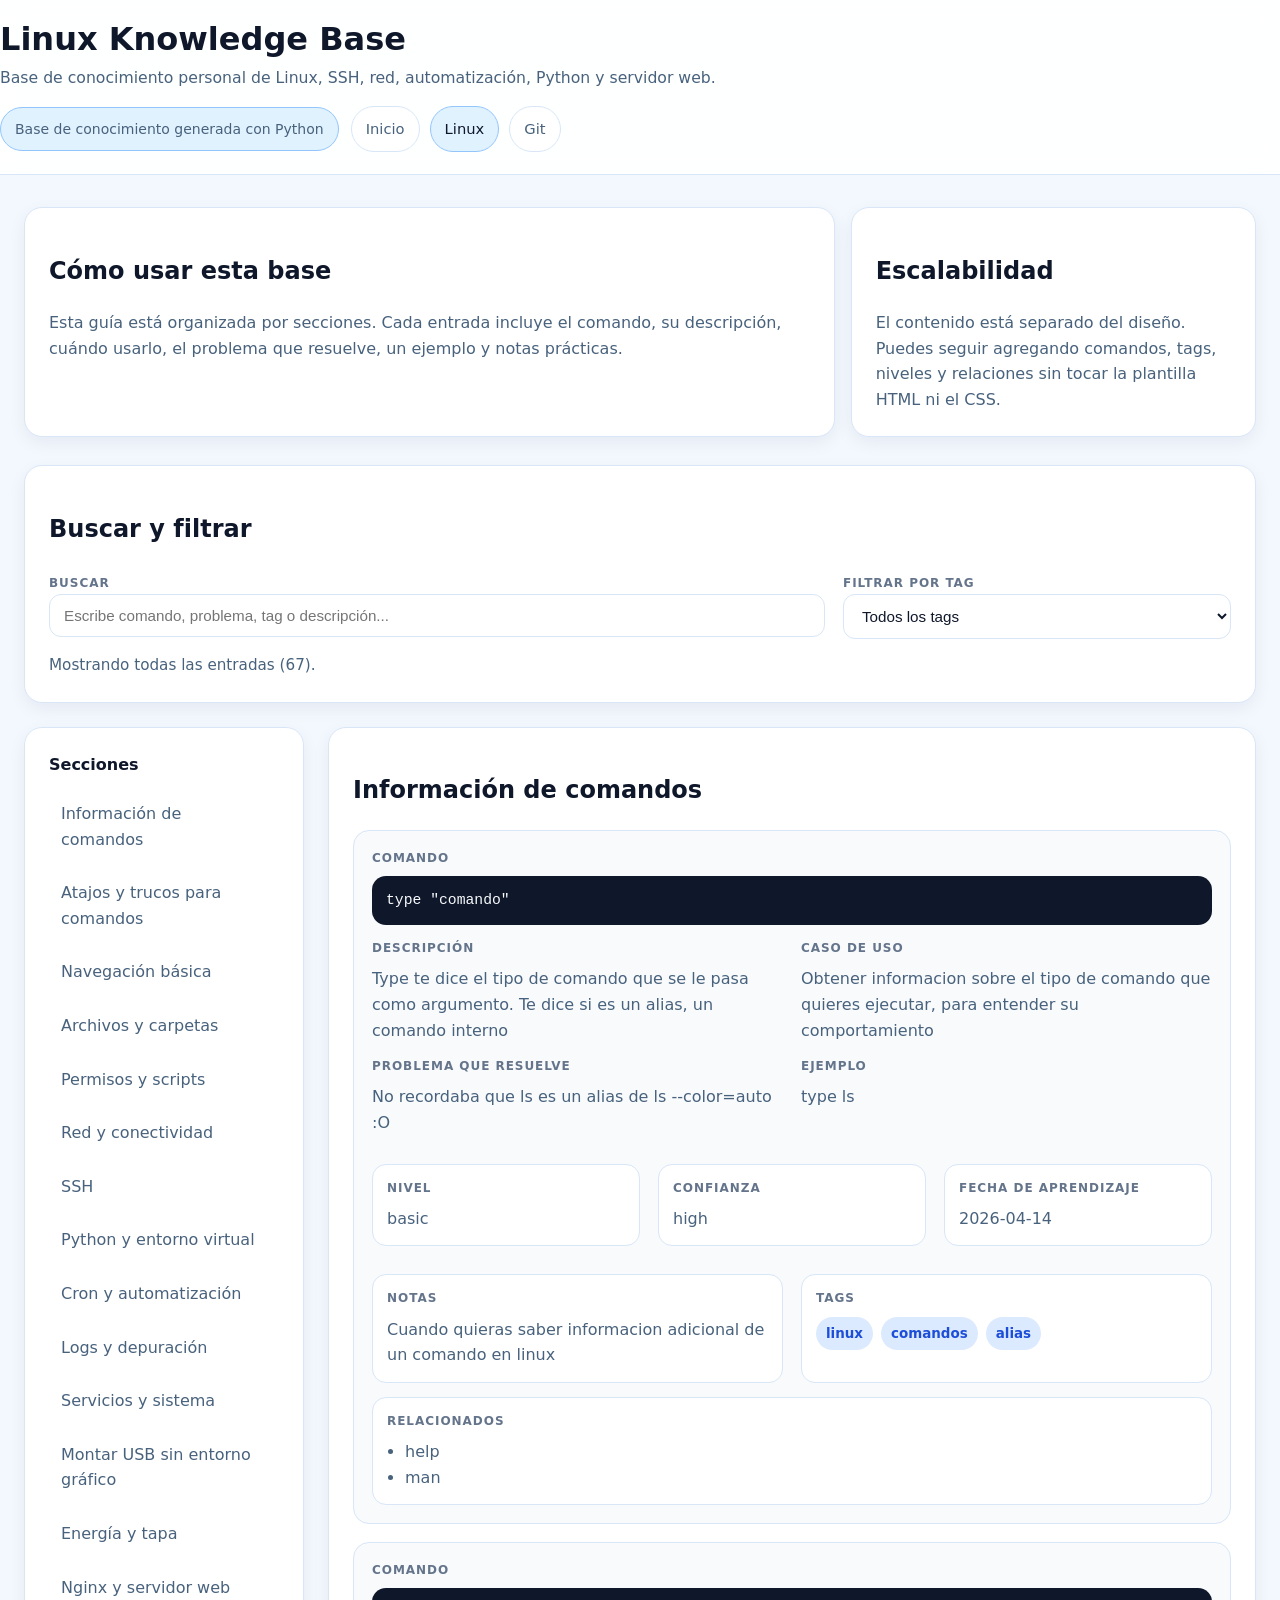
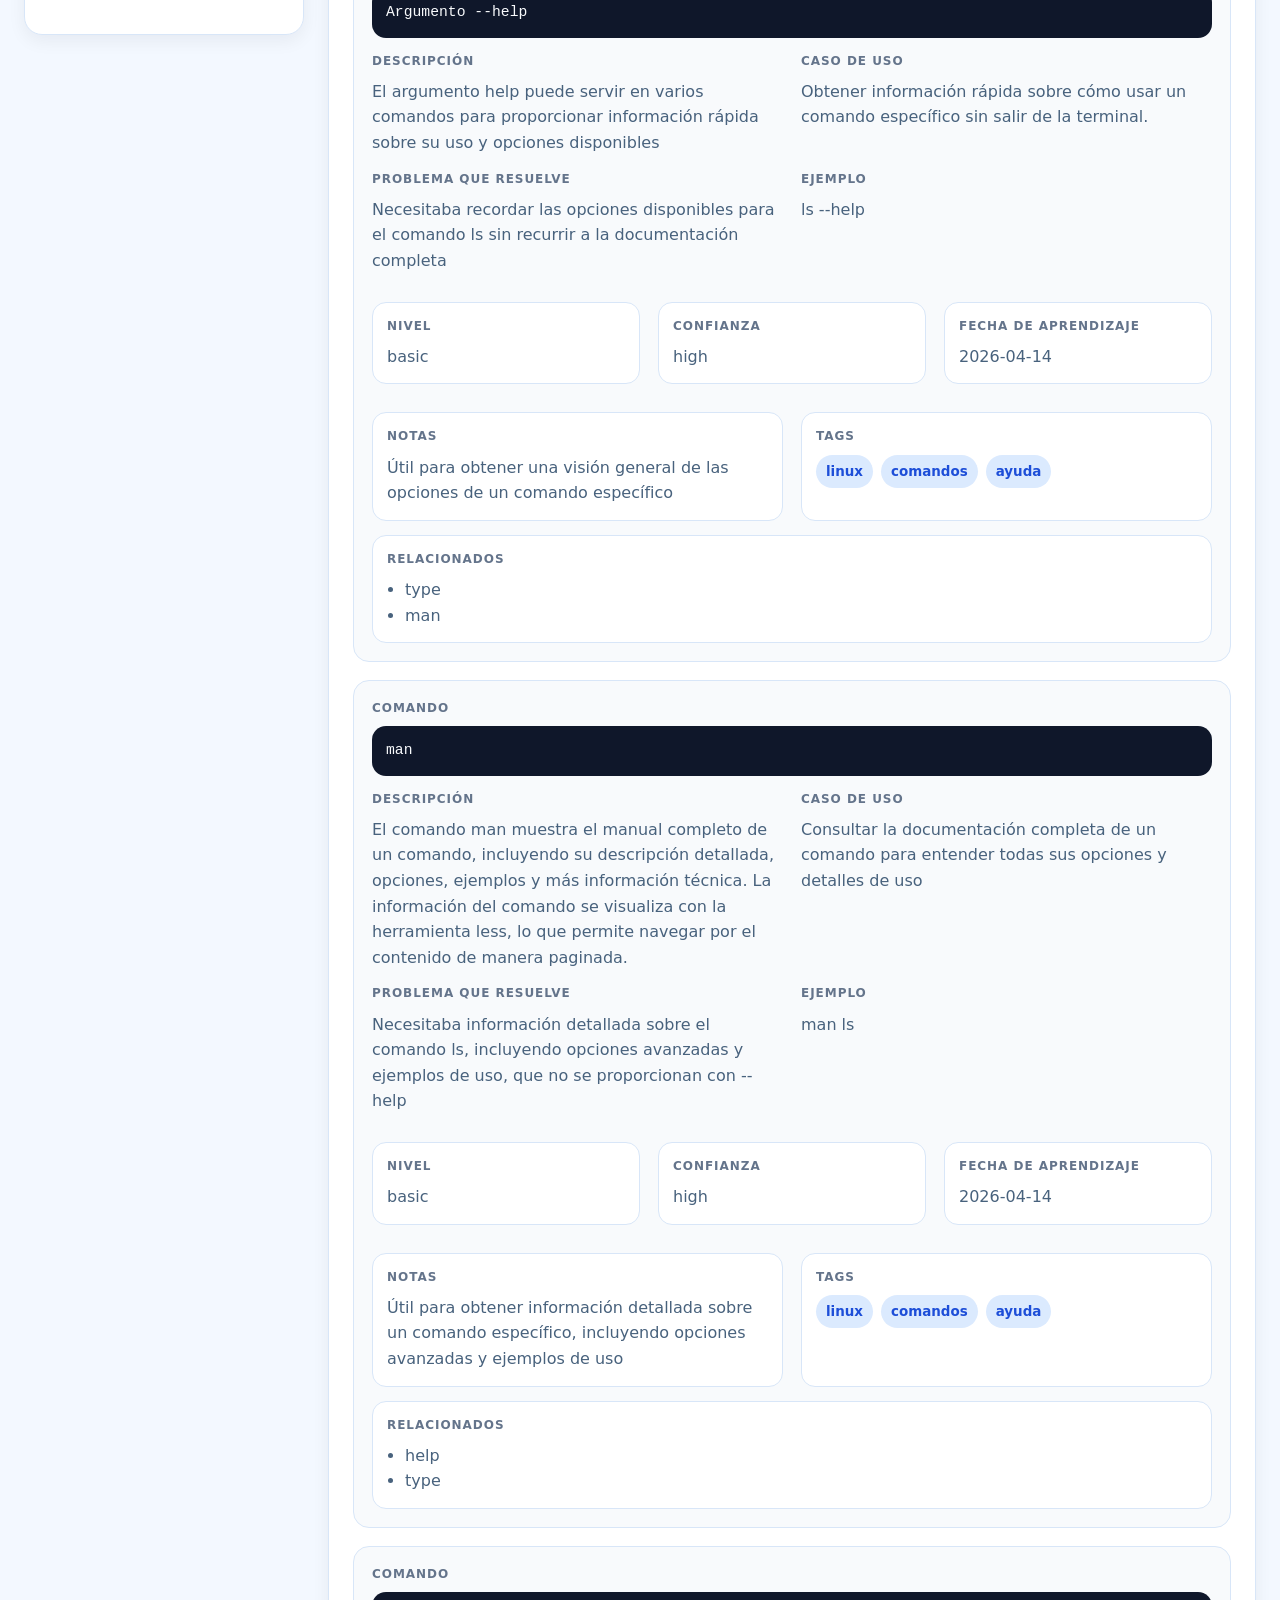
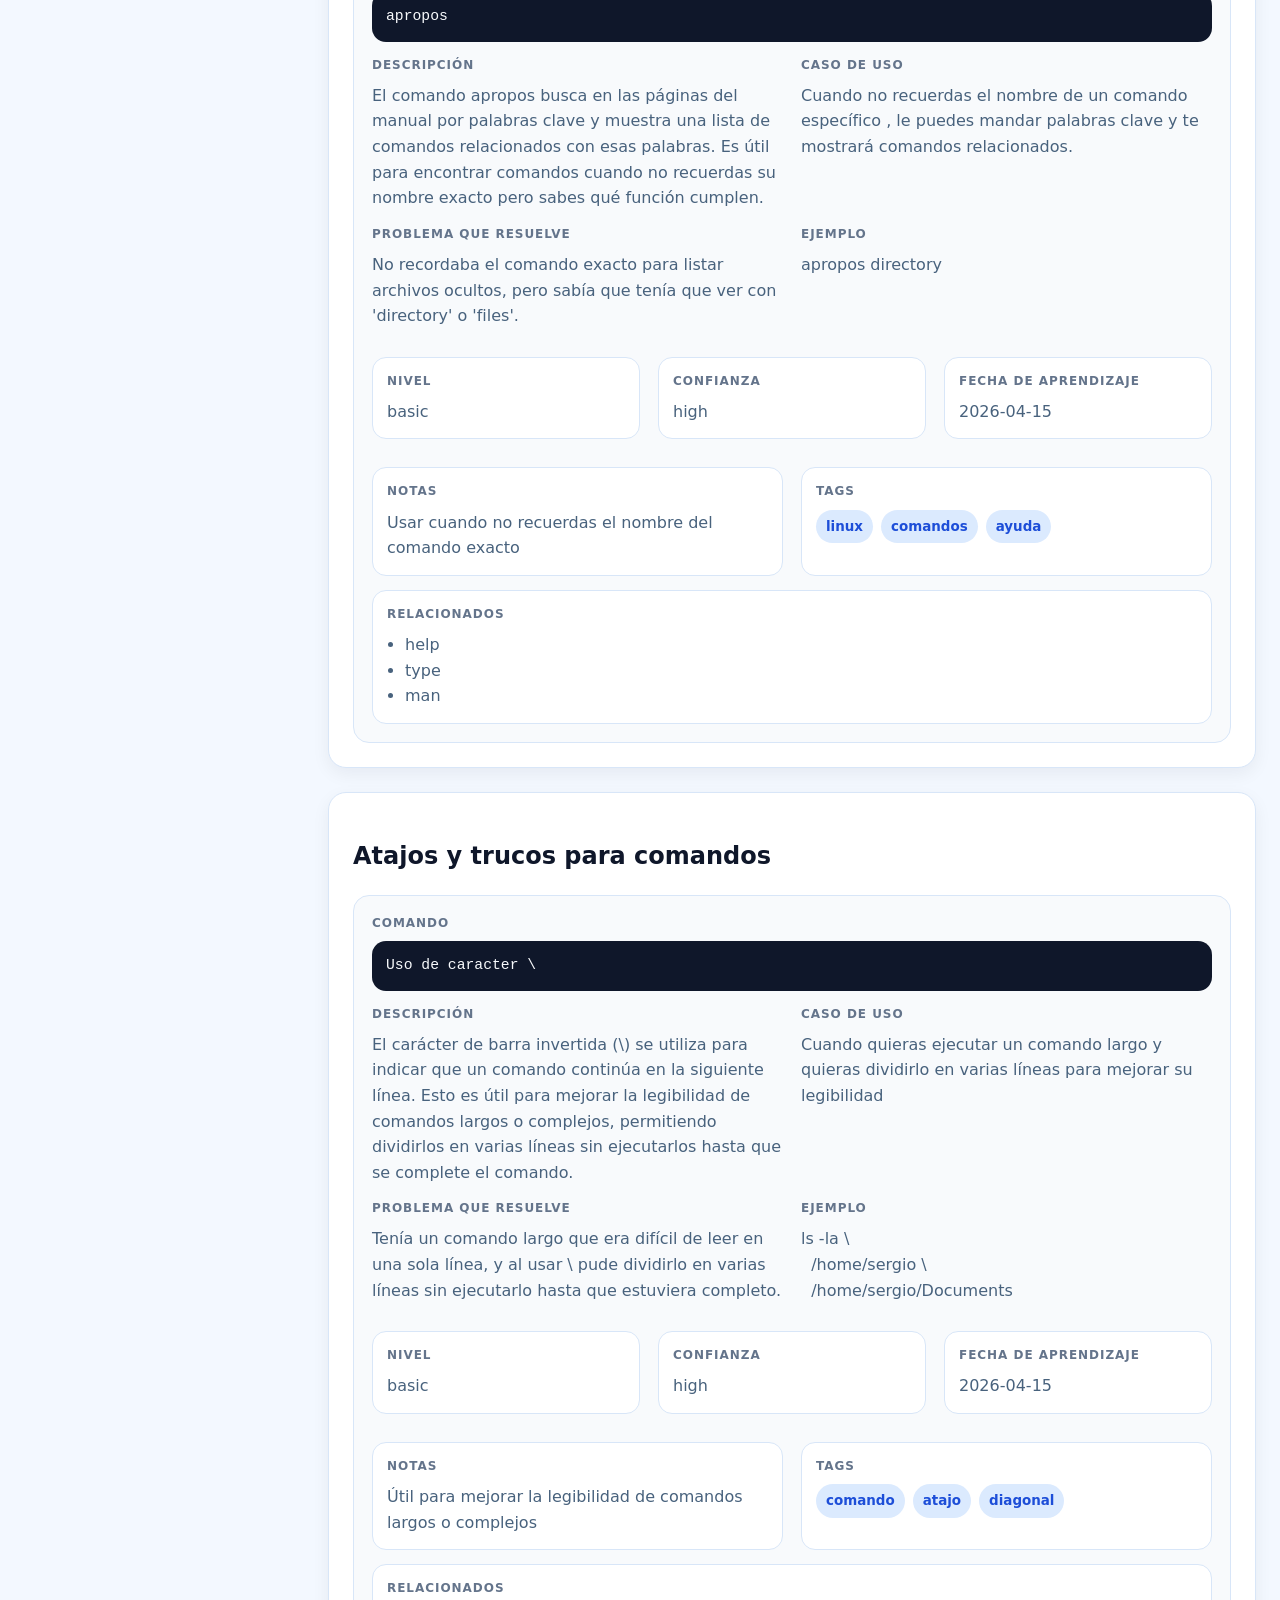
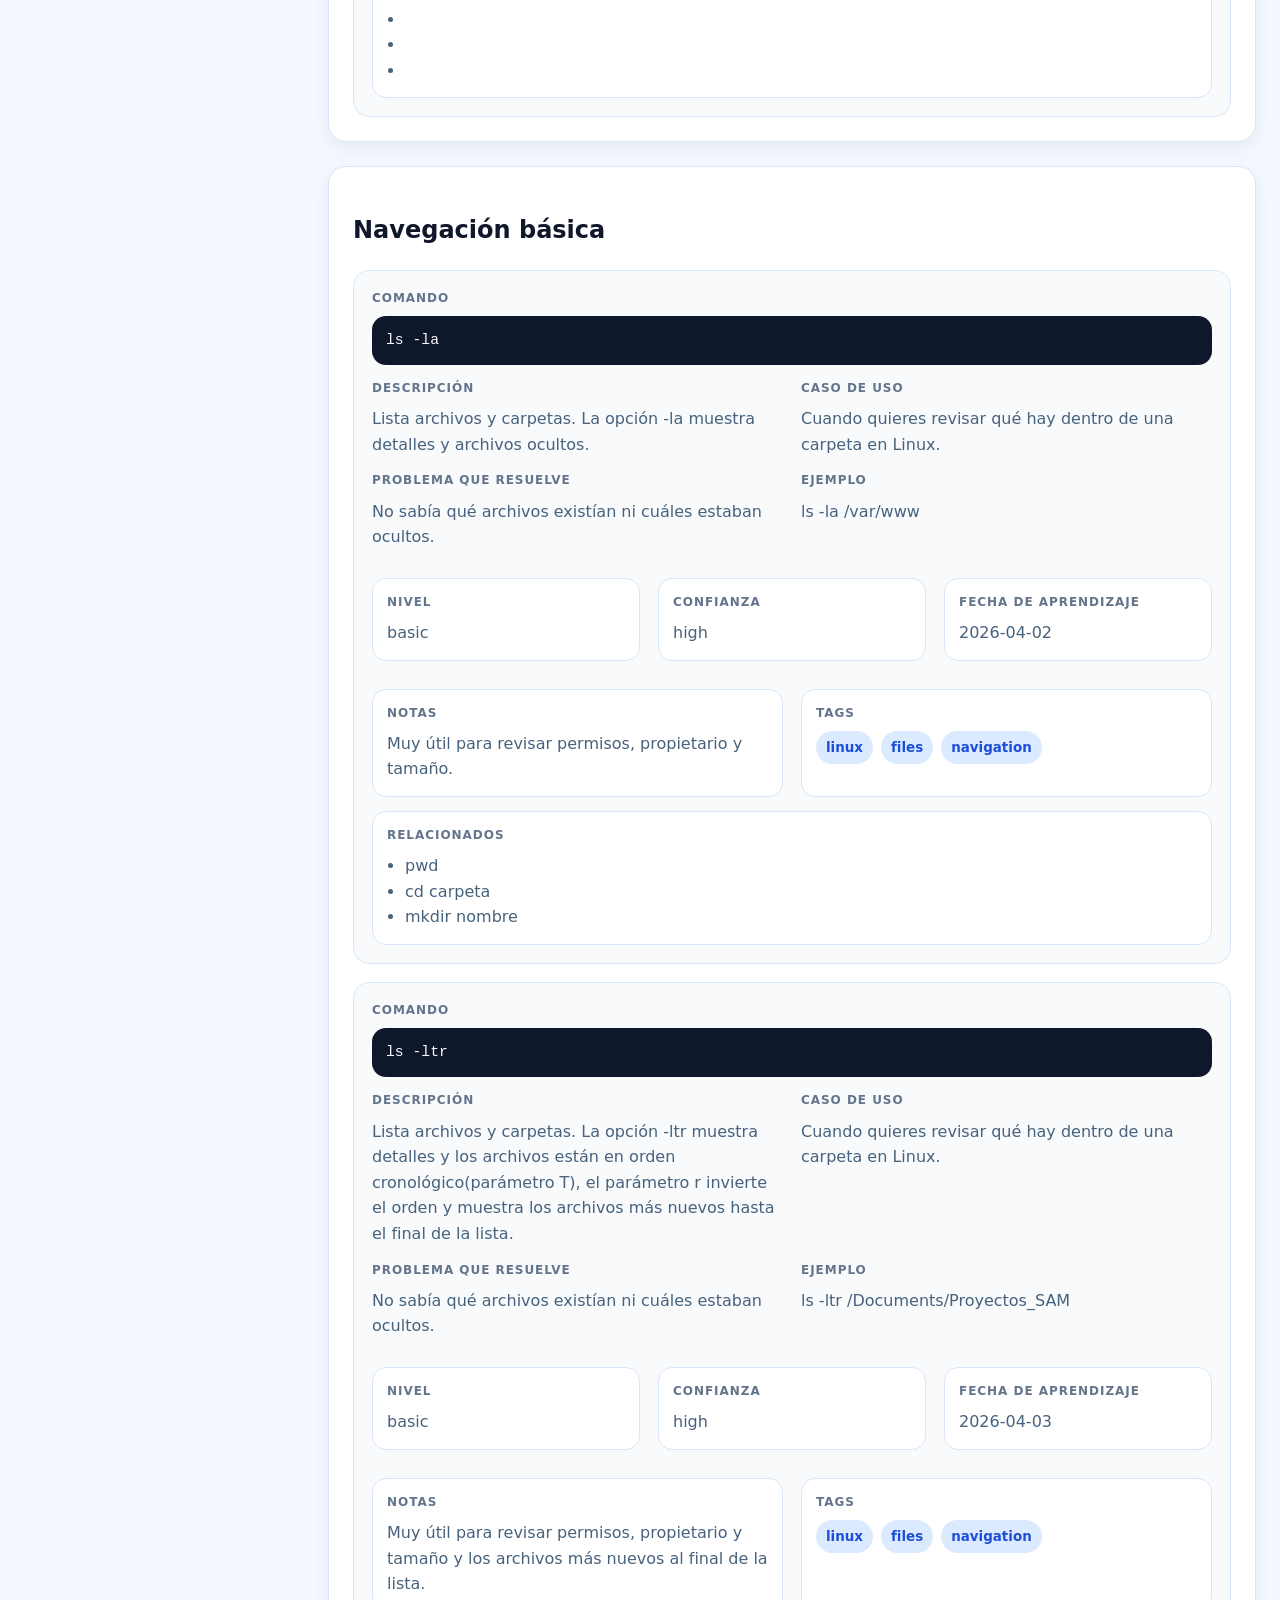
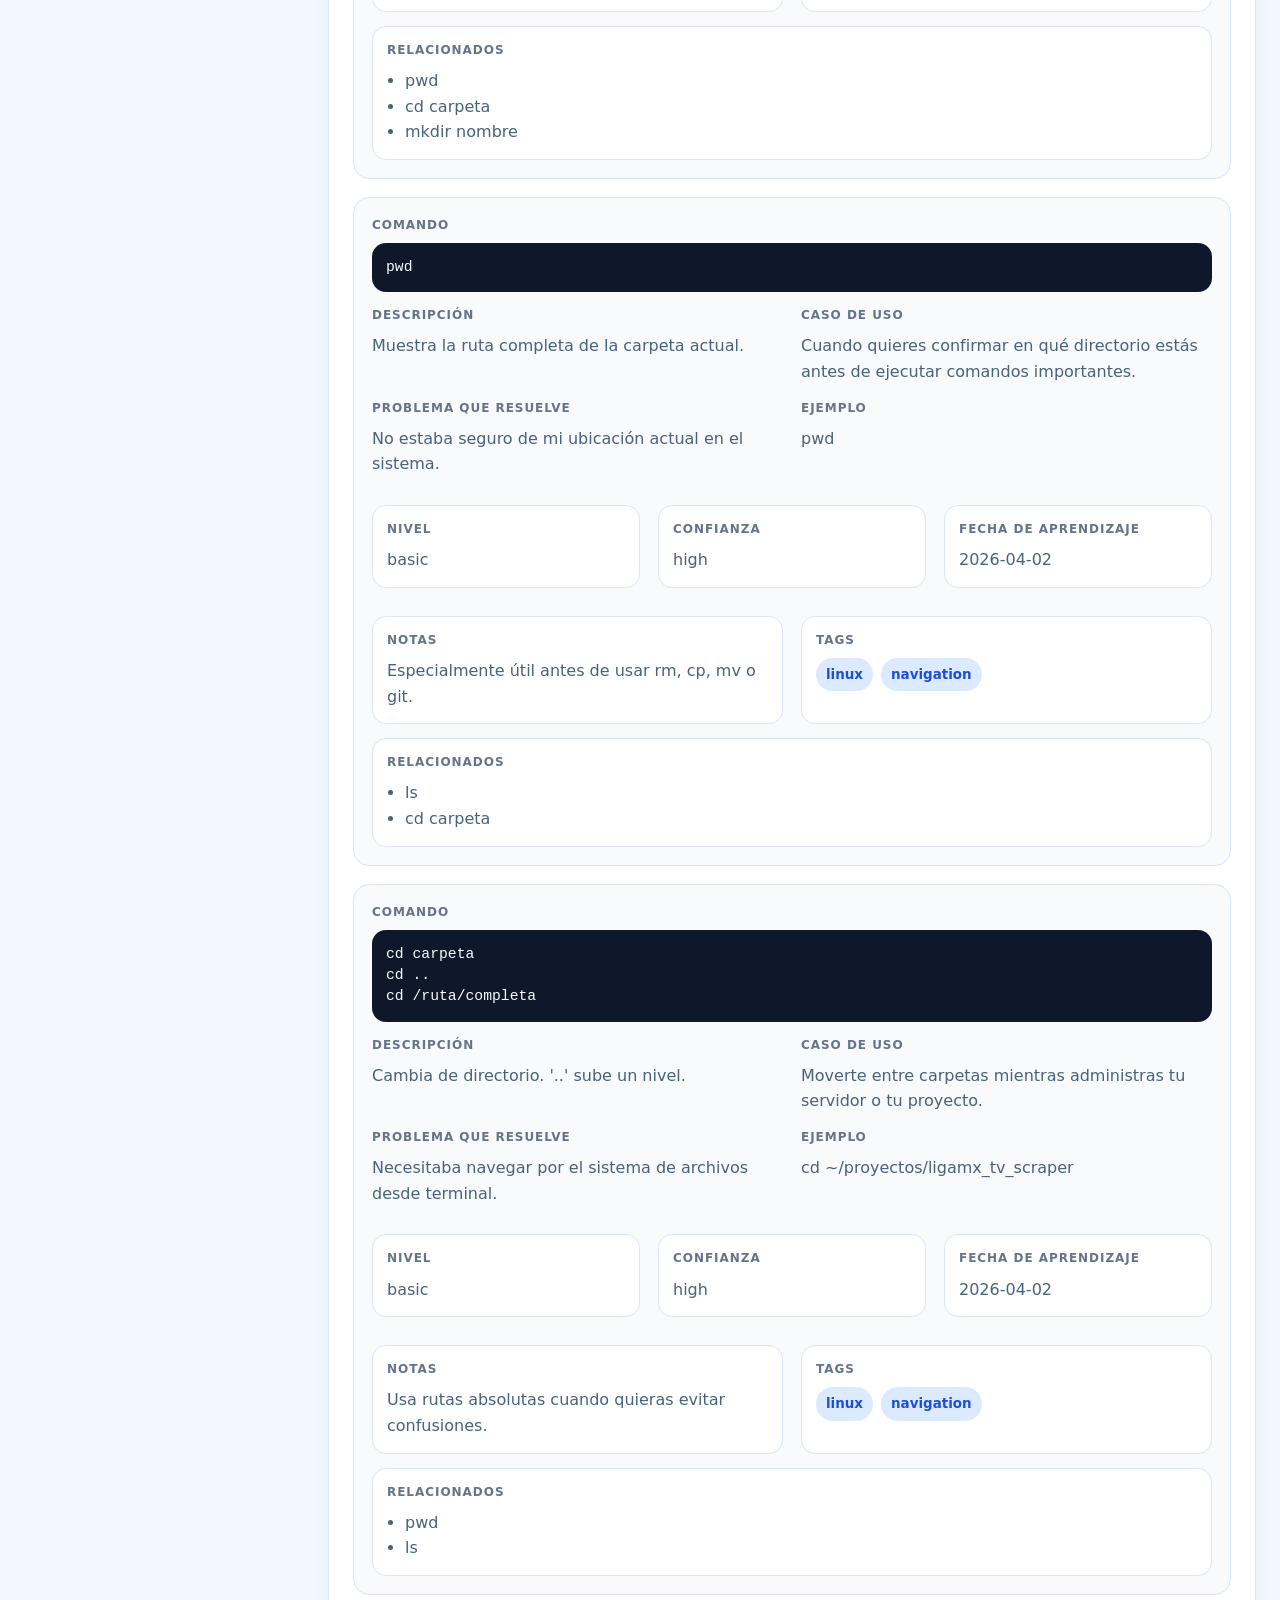
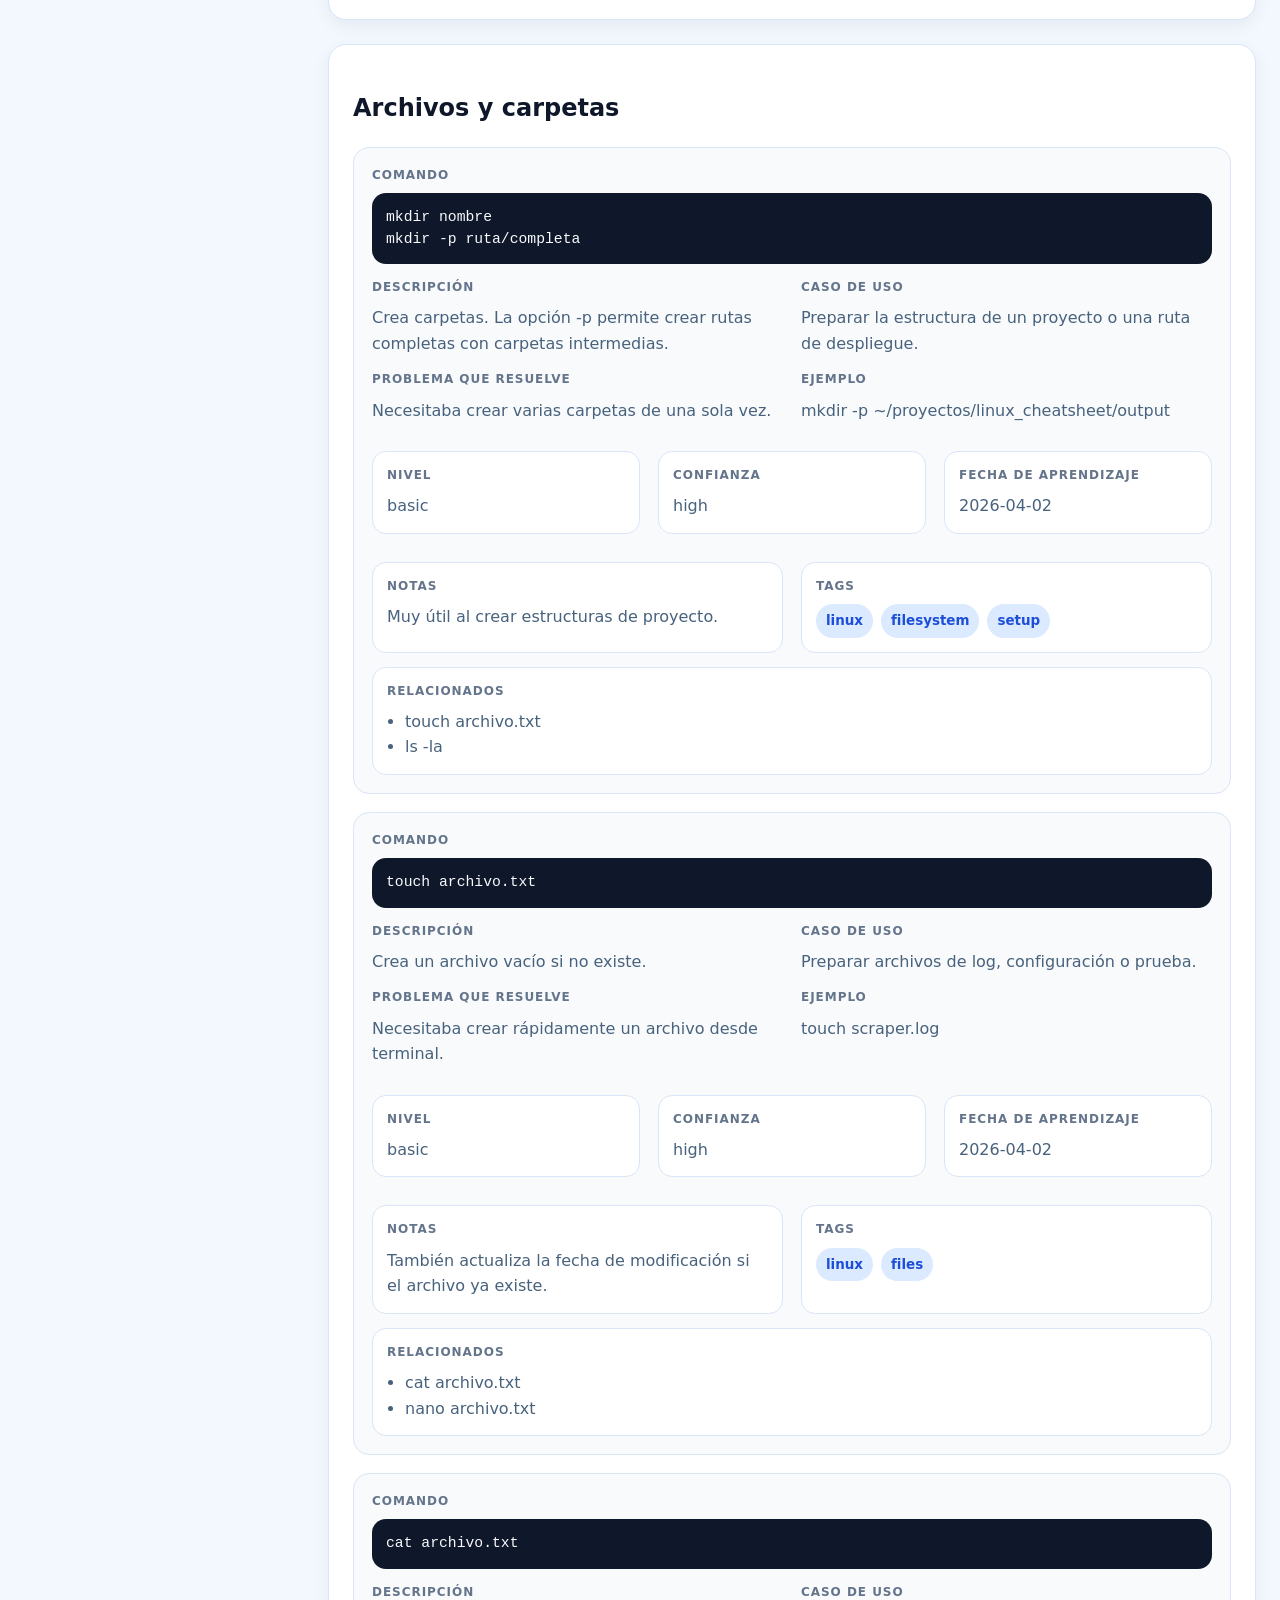
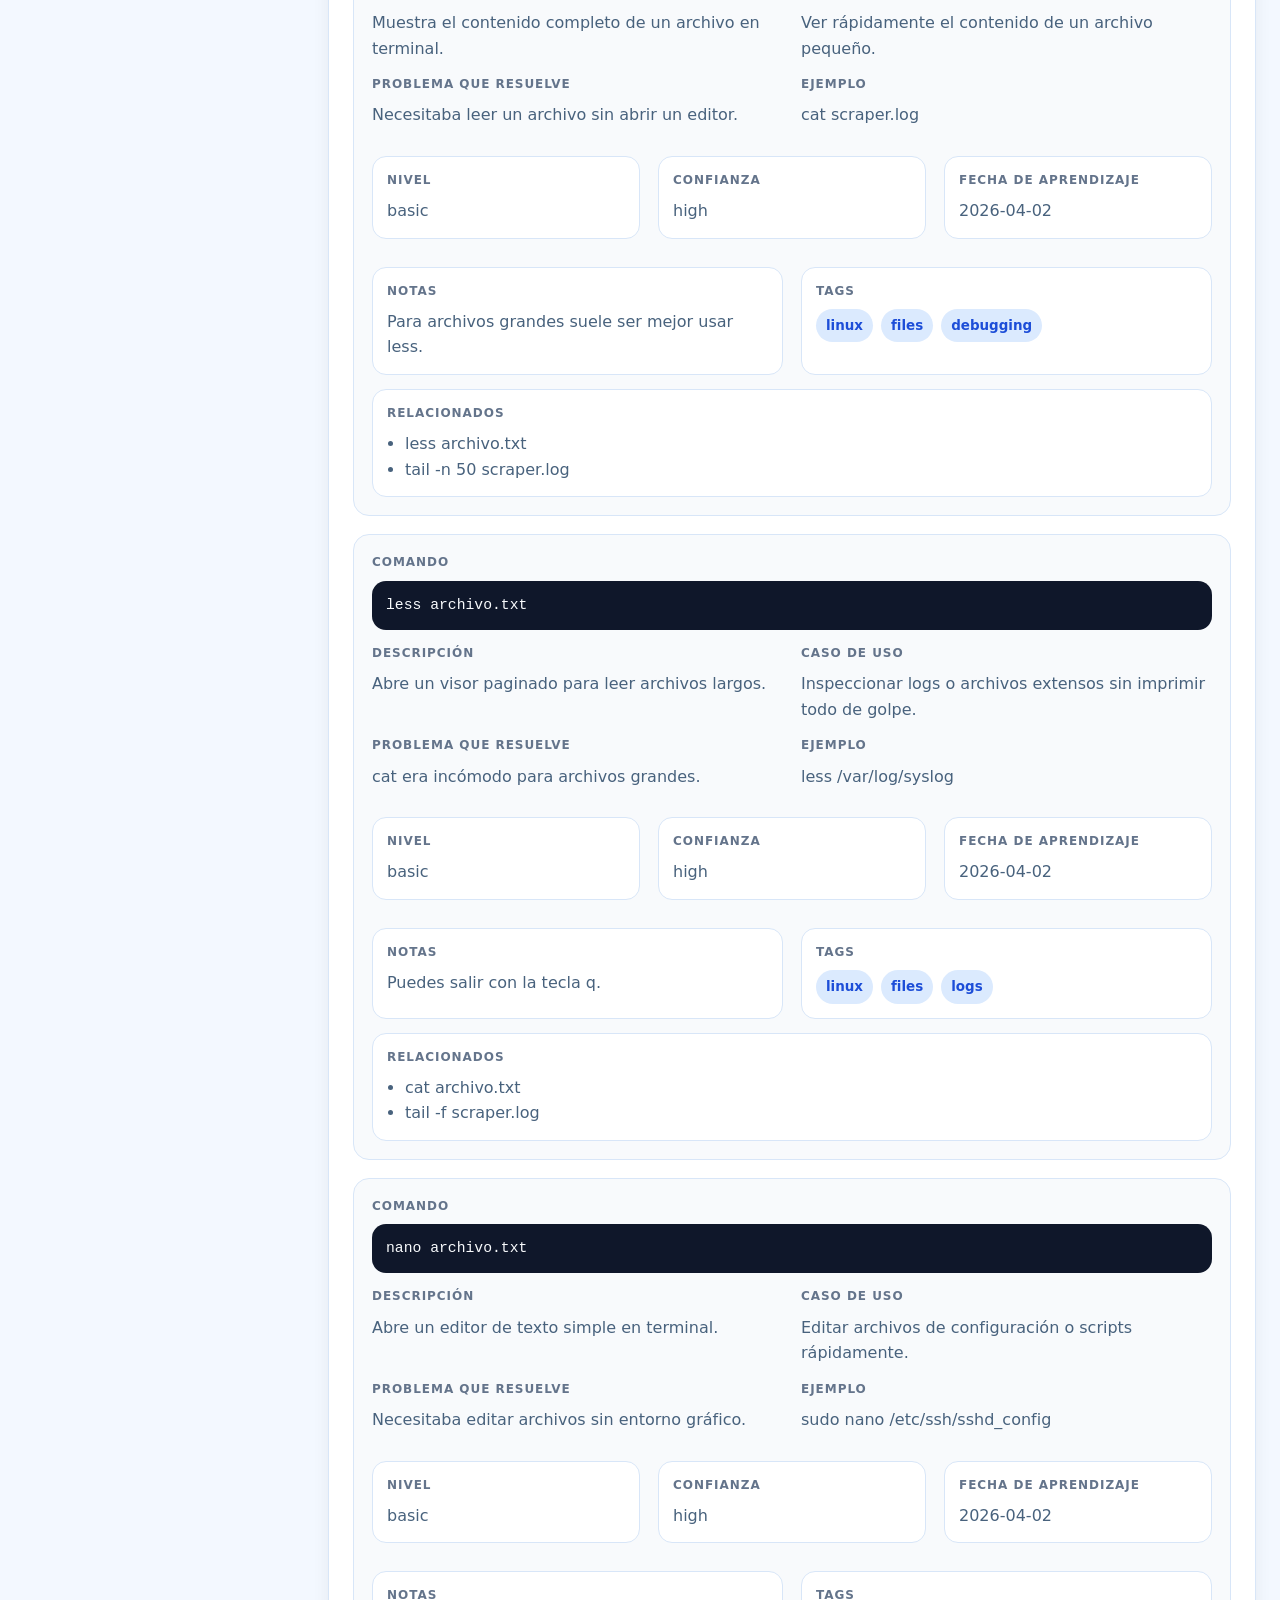
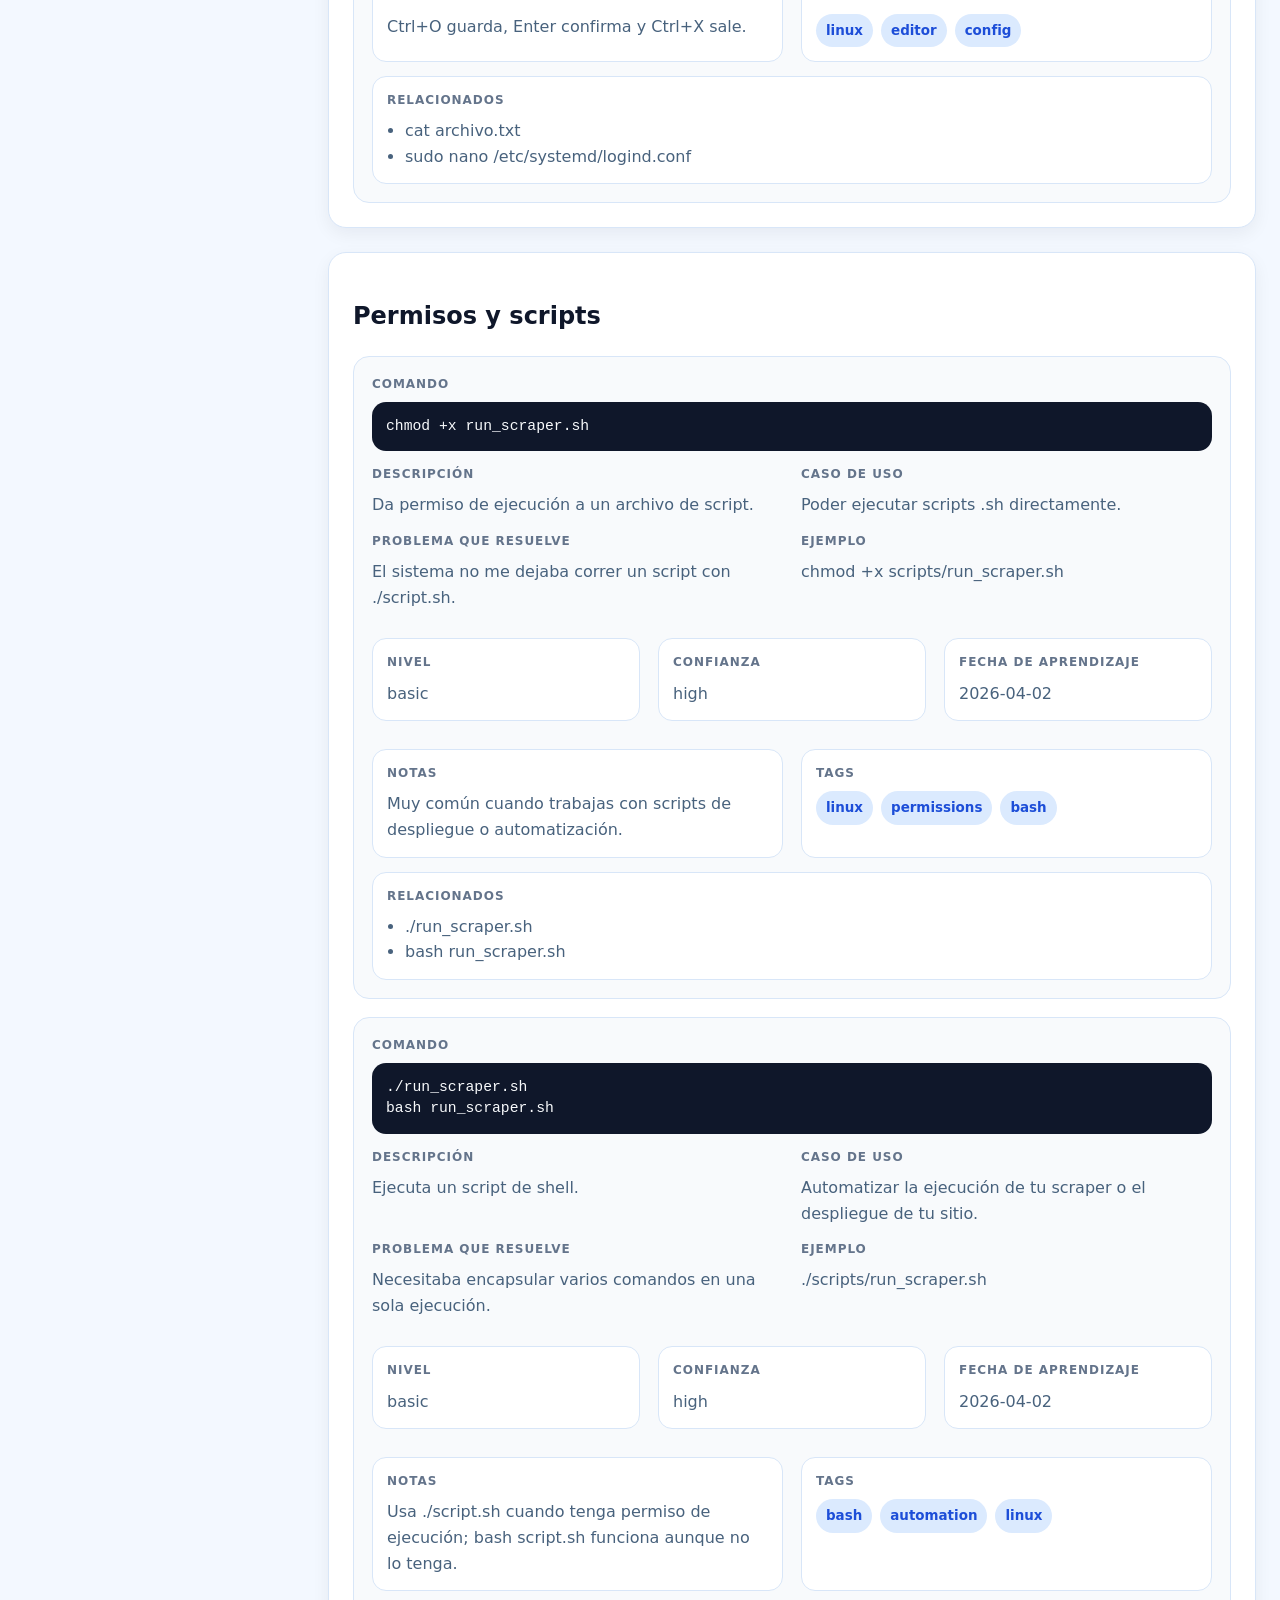
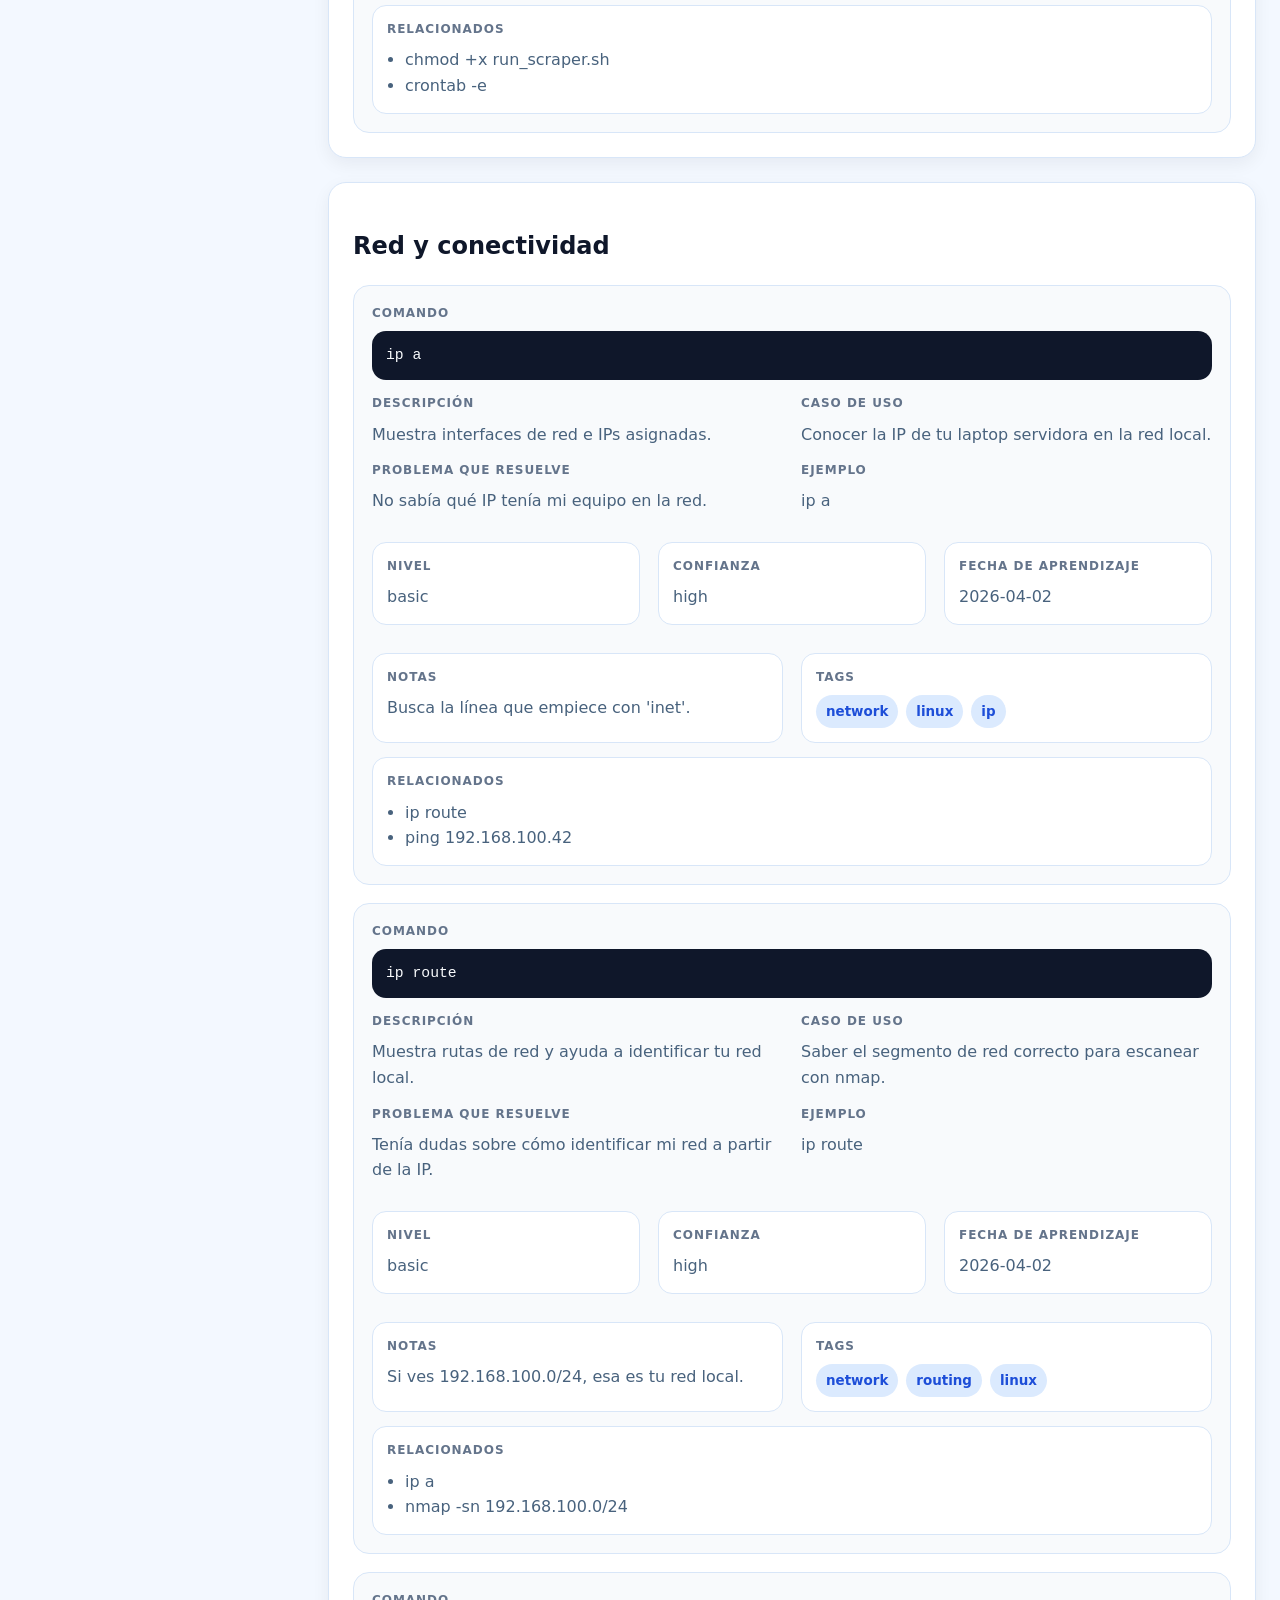
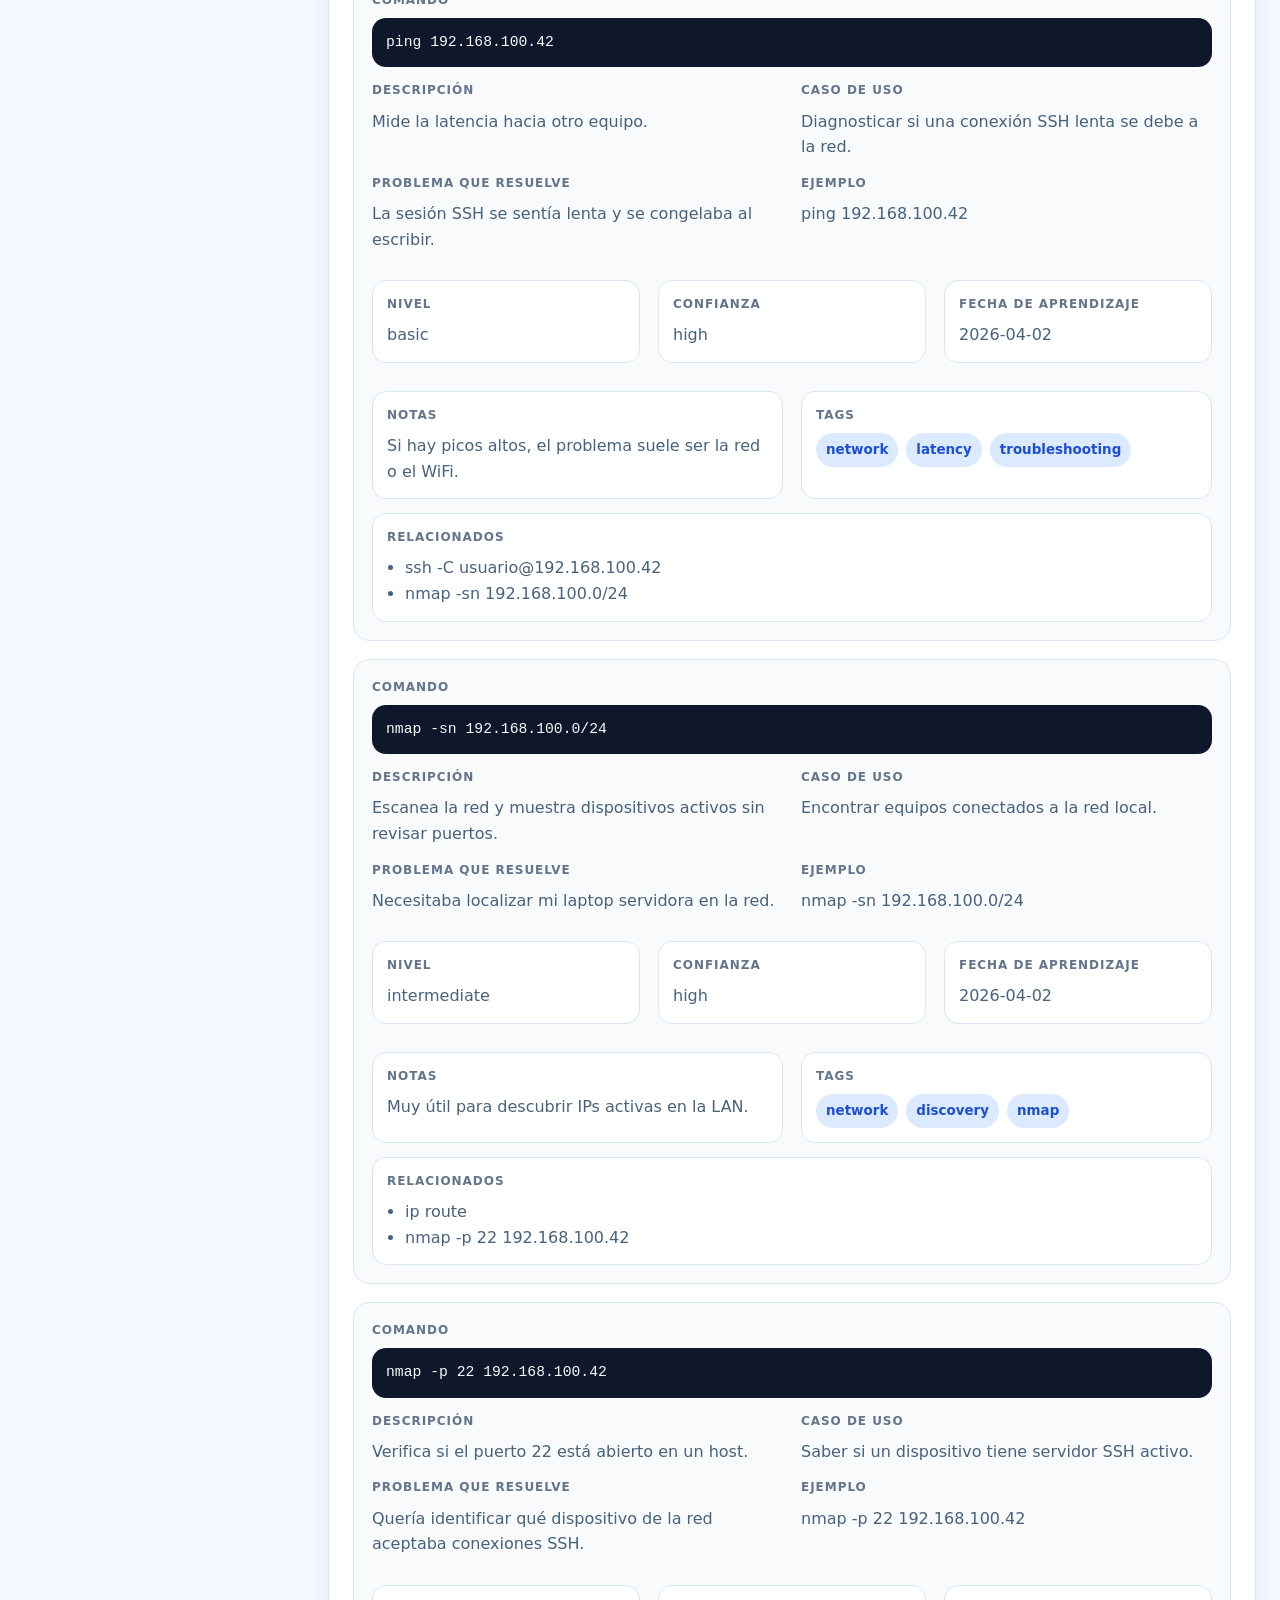
<file: output/linux.html>
<!DOCTYPE html>
<html lang="es">
<head>
  <!-- Metadatos base y recursos compartidos por todas las páginas generadas desde esta plantilla -->
  <meta charset="UTF-8" />
  <meta name="viewport" content="width=device-width, initial-scale=1.0" />
  <!-- Linux Knowledge Base se reemplaza con el título específico de cada página -->
  <title>Linux Knowledge Base</title>
  <link rel="stylesheet" href="../static/styles.css" />
</head>
<body class="theme-linux">
  <!-- Encabezado principal con identidad de la página y enlaces de navegación -->
  <header>
    <div class="container header-inner">
      <div>
        <h1>Linux Knowledge Base</h1>
        <p class="subtitle">Base de conocimiento personal de Linux, SSH, red, automatización, Python y servidor web.</p>
      </div>
      <div class="header-actions">
        <div class="badge">Base de conocimiento generada con Python</div>
        <nav class="page-links">
          <!-- <a href="index.html">Inicio</a>
<a href="linux.html" class="active">Linux</a>
<a href="git.html">Git</a> inserta enlaces como Inicio, Linux o Git -->
          <a href="index.html">Inicio</a>
<a href="linux.html" class="active">Linux</a>
<a href="git.html">Git</a>
        </nav>
      </div>
    </div>
  </header>

  <main>
    <div class="container">
      <!-- Introducción rápida: explica uso de la base y su enfoque de crecimiento -->
      <section class="intro-grid">
        <div class="card">
          <h2 class="section-title">Cómo usar esta base</h2>
          <p>Esta guía está organizada por secciones. Cada entrada incluye el comando, su descripción, cuándo usarlo, el problema que resuelve, un ejemplo y notas prácticas.</p>
        </div>
        <div class="card">
          <h2 class="section-title">Escalabilidad</h2>
          <p>El contenido está separado del diseño. Puedes seguir agregando comandos, tags, niveles y relaciones sin tocar la plantilla HTML ni el CSS.</p>
        </div>
      </section>

      <!-- Filtros del lado del cliente: permiten buscar texto y filtrar por tag sin recargar la página -->
      <section class="card filters-card">
        <h2 class="section-title">Buscar y filtrar</h2>
        <div class="filters-grid">
          <div>
            <label class="label" for="searchInput">Buscar</label>
            <input type="text" id="searchInput" placeholder="Escribe comando, problema, tag o descripción..." />
          </div>
          <div>
            <label class="label" for="tagFilter">Filtrar por tag</label>
            <select id="tagFilter">
              <option value="">Todos los tags</option>
<option value="alias">alias</option>
<option value="arp">arp</option>
<option value="atajo">atajo</option>
<option value="automation">automation</option>
<option value="ayuda">ayuda</option>
<option value="bash">bash</option>
<option value="comando">comando</option>
<option value="comandos">comandos</option>
<option value="config">config</option>
<option value="cron">cron</option>
<option value="debugging">debugging</option>
<option value="dependencies">dependencies</option>
<option value="deployment">deployment</option>
<option value="diagnostics">diagnostics</option>
<option value="diagonal">diagonal</option>
<option value="discovery">discovery</option>
<option value="dns">dns</option>
<option value="editor">editor</option>
<option value="environment">environment</option>
<option value="execution">execution</option>
<option value="files">files</option>
<option value="filesystem">filesystem</option>
<option value="ip">ip</option>
<option value="laptop">laptop</option>
<option value="latency">latency</option>
<option value="linux">linux</option>
<option value="logging">logging</option>
<option value="logs">logs</option>
<option value="monitoring">monitoring</option>
<option value="mount">mount</option>
<option value="navigation">navigation</option>
<option value="network">network</option>
<option value="nginx">nginx</option>
<option value="nmap">nmap</option>
<option value="performance">performance</option>
<option value="permissions">permissions</option>
<option value="pip">pip</option>
<option value="ports">ports</option>
<option value="power">power</option>
<option value="python">python</option>
<option value="realtime">realtime</option>
<option value="remote-access">remote-access</option>
<option value="routing">routing</option>
<option value="scheduler">scheduler</option>
<option value="server">server</option>
<option value="server-block">server-block</option>
<option value="services">services</option>
<option value="setup">setup</option>
<option value="ssh">ssh</option>
<option value="startup">startup</option>
<option value="storage">storage</option>
<option value="systemd">systemd</option>
<option value="troubleshooting">troubleshooting</option>
<option value="usb">usb</option>
<option value="validation">validation</option>
<option value="venv">venv</option>
<option value="web">web</option>
            </select>
          </div>
        </div>
        <p id="resultsInfo" class="results-info">Mostrando todas las entradas.</p>
      </section>

      <div class="layout">
        <!-- Navegación lateral generada dinámicamente con las secciones disponibles -->
        <aside class="card">
          <div class="nav-title">Secciones</div>
          <nav class="nav-list">
            <a href="#Obtener información de comandos">Información de comandos</a>
<a href="#Atajos comandos">Atajos y trucos para comandos</a>
<a href="#navegacion-basica">Navegación básica</a>
<a href="#archivos-y-carpetas">Archivos y carpetas</a>
<a href="#permisos-y-scripts">Permisos y scripts</a>
<a href="#red-y-conectividad">Red y conectividad</a>
<a href="#ssh">SSH</a>
<a href="#python-y-entorno-virtual">Python y entorno virtual</a>
<a href="#cron-y-automatizacion">Cron y automatización</a>
<a href="#logs-y-depuracion">Logs y depuración</a>
<a href="#servicios-y-sistema">Servicios y sistema</a>
<a href="#montar-usb-sin-entorno-grafico">Montar USB sin entorno gráfico</a>
<a href="#energia-y-tapa">Energía y tapa</a>
<a href="#nginx-y-servidor-web">Nginx y servidor web</a>
          </nav>
        </aside>

        <div class="sections">
          <!-- 
            <section id="Obtener información de comandos" class="card section-card">
              <h2 class="section-title">Información de comandos</h2>
              <div class="items">
                
            <article class="item searchable-item" data-tags="linux comandos alias" data-search="type &quot;comando&quot; type te dice el tipo de comando que se le pasa como argumento. te dice si es un alias, un comando interno obtener informacion sobre el tipo de comando que quieres ejecutar, para entender su comportamiento no recordaba que ls es un alias de ls --color=auto :o type ls cuando quieras saber informacion adicional de un comando en linux información de comandos linux comandos alias help man basic high">
              <div class="label">Comando</div>
              <pre><code>type &quot;comando&quot;</code></pre>

              <div class="item-grid">
                <div>
                  <div class="label">Descripción</div>
                  <p>Type te dice el tipo de comando que se le pasa como argumento. Te dice si es un alias, un comando interno</p>
                </div>
                <div>
                  <div class="label">Caso de uso</div>
                  <p>Obtener informacion sobre el tipo de comando que quieres ejecutar, para entender su comportamiento</p>
                </div>
              </div>

              <div class="item-grid">
                <div>
                  <div class="label">Problema que resuelve</div>
                  <p>No recordaba que ls es un alias de ls --color=auto :O</p>
                </div>
                <div>
                  <div class="label">Ejemplo</div>
                  <p class="multiline-text">type ls</p>
                </div>
              </div>

              <div class="meta-grid">
                <div class="meta-box">
                  <div class="label">Nivel</div>
                  <p>basic</p>
                </div>
                <div class="meta-box">
                  <div class="label">Confianza</div>
                  <p>high</p>
                </div>
                <div class="meta-box">
                  <div class="label">Fecha de aprendizaje</div>
                  <p>2026-04-14</p>
                </div>
              </div>

              <div class="extra-grid">
                <div class="extra-box">
                  <div class="label">Notas</div>
                  <p>Cuando quieras saber informacion adicional de un comando en linux</p>
                </div>
                <div class="extra-box">
                  <div class="label">Tags</div>
                  <div class="tags"><span class="tag">linux</span><span class="tag">comandos</span><span class="tag">alias</span></div>
                </div>
              </div>

              <div class="related-box">
                <div class="label">Relacionados</div>
                <ul class="related-list">
                  <li>help</li><li>man</li>
                </ul>
              </div>
            </article>
            

            <article class="item searchable-item" data-tags="linux comandos ayuda" data-search="argumento --help el argumento help puede servir en varios comandos para proporcionar información rápida sobre su uso y opciones disponibles obtener información rápida sobre cómo usar un comando específico sin salir de la terminal. necesitaba recordar las opciones disponibles para el comando ls sin recurrir a la documentación completa ls --help útil para obtener una visión general de las opciones de un comando específico información de comandos linux comandos ayuda type man basic high">
              <div class="label">Comando</div>
              <pre><code>Argumento --help</code></pre>

              <div class="item-grid">
                <div>
                  <div class="label">Descripción</div>
                  <p>El argumento help puede servir en varios comandos para proporcionar información rápida sobre su uso y opciones disponibles</p>
                </div>
                <div>
                  <div class="label">Caso de uso</div>
                  <p>Obtener información rápida sobre cómo usar un comando específico sin salir de la terminal.</p>
                </div>
              </div>

              <div class="item-grid">
                <div>
                  <div class="label">Problema que resuelve</div>
                  <p>Necesitaba recordar las opciones disponibles para el comando ls sin recurrir a la documentación completa</p>
                </div>
                <div>
                  <div class="label">Ejemplo</div>
                  <p class="multiline-text">ls --help</p>
                </div>
              </div>

              <div class="meta-grid">
                <div class="meta-box">
                  <div class="label">Nivel</div>
                  <p>basic</p>
                </div>
                <div class="meta-box">
                  <div class="label">Confianza</div>
                  <p>high</p>
                </div>
                <div class="meta-box">
                  <div class="label">Fecha de aprendizaje</div>
                  <p>2026-04-14</p>
                </div>
              </div>

              <div class="extra-grid">
                <div class="extra-box">
                  <div class="label">Notas</div>
                  <p>Útil para obtener una visión general de las opciones de un comando específico</p>
                </div>
                <div class="extra-box">
                  <div class="label">Tags</div>
                  <div class="tags"><span class="tag">linux</span><span class="tag">comandos</span><span class="tag">ayuda</span></div>
                </div>
              </div>

              <div class="related-box">
                <div class="label">Relacionados</div>
                <ul class="related-list">
                  <li>type</li><li>man</li>
                </ul>
              </div>
            </article>
            

            <article class="item searchable-item" data-tags="linux comandos ayuda" data-search="man el comando man muestra el manual completo de un comando, incluyendo su descripción detallada, opciones, ejemplos y más información técnica. la información del comando se visualiza con la herramienta less, lo que permite navegar por el contenido de manera paginada. consultar la documentación completa de un comando para entender todas sus opciones y detalles de uso necesitaba información detallada sobre el comando ls, incluyendo opciones avanzadas y ejemplos de uso, que no se proporcionan con --help man ls útil para obtener información detallada sobre un comando específico, incluyendo opciones avanzadas y ejemplos de uso información de comandos linux comandos ayuda help type basic high">
              <div class="label">Comando</div>
              <pre><code>man</code></pre>

              <div class="item-grid">
                <div>
                  <div class="label">Descripción</div>
                  <p>El comando man muestra el manual completo de un comando, incluyendo su descripción detallada, opciones, ejemplos y más información técnica. La información del comando se visualiza con la herramienta less, lo que permite navegar por el contenido de manera paginada.</p>
                </div>
                <div>
                  <div class="label">Caso de uso</div>
                  <p>Consultar la documentación completa de un comando para entender todas sus opciones y detalles de uso</p>
                </div>
              </div>

              <div class="item-grid">
                <div>
                  <div class="label">Problema que resuelve</div>
                  <p>Necesitaba información detallada sobre el comando ls, incluyendo opciones avanzadas y ejemplos de uso, que no se proporcionan con --help</p>
                </div>
                <div>
                  <div class="label">Ejemplo</div>
                  <p class="multiline-text">man ls</p>
                </div>
              </div>

              <div class="meta-grid">
                <div class="meta-box">
                  <div class="label">Nivel</div>
                  <p>basic</p>
                </div>
                <div class="meta-box">
                  <div class="label">Confianza</div>
                  <p>high</p>
                </div>
                <div class="meta-box">
                  <div class="label">Fecha de aprendizaje</div>
                  <p>2026-04-14</p>
                </div>
              </div>

              <div class="extra-grid">
                <div class="extra-box">
                  <div class="label">Notas</div>
                  <p>Útil para obtener información detallada sobre un comando específico, incluyendo opciones avanzadas y ejemplos de uso</p>
                </div>
                <div class="extra-box">
                  <div class="label">Tags</div>
                  <div class="tags"><span class="tag">linux</span><span class="tag">comandos</span><span class="tag">ayuda</span></div>
                </div>
              </div>

              <div class="related-box">
                <div class="label">Relacionados</div>
                <ul class="related-list">
                  <li>help</li><li>type</li>
                </ul>
              </div>
            </article>
            

            <article class="item searchable-item" data-tags="linux comandos ayuda" data-search="apropos el comando apropos busca en las páginas del manual por palabras clave y muestra una lista de comandos relacionados con esas palabras. es útil para encontrar comandos cuando no recuerdas su nombre exacto pero sabes qué función cumplen. cuando no recuerdas el nombre de un comando específico , le puedes mandar palabras clave y te mostrará comandos relacionados. no recordaba el comando exacto para listar archivos ocultos, pero sabía que tenía que ver con &#x27;directory&#x27; o &#x27;files&#x27;. apropos directory usar cuando no recuerdas el nombre del comando exacto información de comandos linux comandos ayuda help type man basic high">
              <div class="label">Comando</div>
              <pre><code>apropos</code></pre>

              <div class="item-grid">
                <div>
                  <div class="label">Descripción</div>
                  <p>El comando apropos busca en las páginas del manual por palabras clave y muestra una lista de comandos relacionados con esas palabras. Es útil para encontrar comandos cuando no recuerdas su nombre exacto pero sabes qué función cumplen.</p>
                </div>
                <div>
                  <div class="label">Caso de uso</div>
                  <p>Cuando no recuerdas el nombre de un comando específico , le puedes mandar palabras clave y te mostrará comandos relacionados.</p>
                </div>
              </div>

              <div class="item-grid">
                <div>
                  <div class="label">Problema que resuelve</div>
                  <p>No recordaba el comando exacto para listar archivos ocultos, pero sabía que tenía que ver con &#x27;directory&#x27; o &#x27;files&#x27;.</p>
                </div>
                <div>
                  <div class="label">Ejemplo</div>
                  <p class="multiline-text">apropos directory</p>
                </div>
              </div>

              <div class="meta-grid">
                <div class="meta-box">
                  <div class="label">Nivel</div>
                  <p>basic</p>
                </div>
                <div class="meta-box">
                  <div class="label">Confianza</div>
                  <p>high</p>
                </div>
                <div class="meta-box">
                  <div class="label">Fecha de aprendizaje</div>
                  <p>2026-04-15</p>
                </div>
              </div>

              <div class="extra-grid">
                <div class="extra-box">
                  <div class="label">Notas</div>
                  <p>Usar cuando no recuerdas el nombre del comando exacto</p>
                </div>
                <div class="extra-box">
                  <div class="label">Tags</div>
                  <div class="tags"><span class="tag">linux</span><span class="tag">comandos</span><span class="tag">ayuda</span></div>
                </div>
              </div>

              <div class="related-box">
                <div class="label">Relacionados</div>
                <ul class="related-list">
                  <li>help</li><li>type</li><li>man</li>
                </ul>
              </div>
            </article>
            
              </div>
            </section>
            

            <section id="Atajos comandos" class="card section-card">
              <h2 class="section-title">Atajos y trucos para comandos</h2>
              <div class="items">
                
            <article class="item searchable-item" data-tags="comando atajo diagonal" data-search="uso de caracter \ el carácter de barra invertida (\) se utiliza para indicar que un comando continúa en la siguiente línea. esto es útil para mejorar la legibilidad de comandos largos o complejos, permitiendo dividirlos en varias líneas sin ejecutarlos hasta que se complete el comando. cuando quieras ejecutar un comando largo y quieras dividirlo en varias líneas para mejorar su legibilidad tenía un comando largo que era difícil de leer en una sola línea, y al usar \ pude dividirlo en varias líneas sin ejecutarlo hasta que estuviera completo. ls -la \
  /home/sergio \
  /home/sergio/documents útil para mejorar la legibilidad de comandos largos o complejos atajos y trucos para comandos comando atajo diagonal    basic high">
              <div class="label">Comando</div>
              <pre><code>Uso de caracter \</code></pre>

              <div class="item-grid">
                <div>
                  <div class="label">Descripción</div>
                  <p>El carácter de barra invertida (\) se utiliza para indicar que un comando continúa en la siguiente línea. Esto es útil para mejorar la legibilidad de comandos largos o complejos, permitiendo dividirlos en varias líneas sin ejecutarlos hasta que se complete el comando.</p>
                </div>
                <div>
                  <div class="label">Caso de uso</div>
                  <p>Cuando quieras ejecutar un comando largo y quieras dividirlo en varias líneas para mejorar su legibilidad</p>
                </div>
              </div>

              <div class="item-grid">
                <div>
                  <div class="label">Problema que resuelve</div>
                  <p>Tenía un comando largo que era difícil de leer en una sola línea, y al usar \ pude dividirlo en varias líneas sin ejecutarlo hasta que estuviera completo.</p>
                </div>
                <div>
                  <div class="label">Ejemplo</div>
                  <p class="multiline-text">ls -la \
  /home/sergio \
  /home/sergio/Documents</p>
                </div>
              </div>

              <div class="meta-grid">
                <div class="meta-box">
                  <div class="label">Nivel</div>
                  <p>basic</p>
                </div>
                <div class="meta-box">
                  <div class="label">Confianza</div>
                  <p>high</p>
                </div>
                <div class="meta-box">
                  <div class="label">Fecha de aprendizaje</div>
                  <p>2026-04-15</p>
                </div>
              </div>

              <div class="extra-grid">
                <div class="extra-box">
                  <div class="label">Notas</div>
                  <p>Útil para mejorar la legibilidad de comandos largos o complejos</p>
                </div>
                <div class="extra-box">
                  <div class="label">Tags</div>
                  <div class="tags"><span class="tag">comando</span><span class="tag">atajo</span><span class="tag">diagonal</span></div>
                </div>
              </div>

              <div class="related-box">
                <div class="label">Relacionados</div>
                <ul class="related-list">
                  <li></li><li></li><li></li>
                </ul>
              </div>
            </article>
            
              </div>
            </section>
            

            <section id="navegacion-basica" class="card section-card">
              <h2 class="section-title">Navegación básica</h2>
              <div class="items">
                
            <article class="item searchable-item" data-tags="linux files navigation" data-search="ls -la lista archivos y carpetas. la opción -la muestra detalles y archivos ocultos. cuando quieres revisar qué hay dentro de una carpeta en linux. no sabía qué archivos existían ni cuáles estaban ocultos. ls -la /var/www muy útil para revisar permisos, propietario y tamaño. navegación básica linux files navigation pwd cd carpeta mkdir nombre basic high">
              <div class="label">Comando</div>
              <pre><code>ls -la</code></pre>

              <div class="item-grid">
                <div>
                  <div class="label">Descripción</div>
                  <p>Lista archivos y carpetas. La opción -la muestra detalles y archivos ocultos.</p>
                </div>
                <div>
                  <div class="label">Caso de uso</div>
                  <p>Cuando quieres revisar qué hay dentro de una carpeta en Linux.</p>
                </div>
              </div>

              <div class="item-grid">
                <div>
                  <div class="label">Problema que resuelve</div>
                  <p>No sabía qué archivos existían ni cuáles estaban ocultos.</p>
                </div>
                <div>
                  <div class="label">Ejemplo</div>
                  <p class="multiline-text">ls -la /var/www</p>
                </div>
              </div>

              <div class="meta-grid">
                <div class="meta-box">
                  <div class="label">Nivel</div>
                  <p>basic</p>
                </div>
                <div class="meta-box">
                  <div class="label">Confianza</div>
                  <p>high</p>
                </div>
                <div class="meta-box">
                  <div class="label">Fecha de aprendizaje</div>
                  <p>2026-04-02</p>
                </div>
              </div>

              <div class="extra-grid">
                <div class="extra-box">
                  <div class="label">Notas</div>
                  <p>Muy útil para revisar permisos, propietario y tamaño.</p>
                </div>
                <div class="extra-box">
                  <div class="label">Tags</div>
                  <div class="tags"><span class="tag">linux</span><span class="tag">files</span><span class="tag">navigation</span></div>
                </div>
              </div>

              <div class="related-box">
                <div class="label">Relacionados</div>
                <ul class="related-list">
                  <li>pwd</li><li>cd carpeta</li><li>mkdir nombre</li>
                </ul>
              </div>
            </article>
            

            <article class="item searchable-item" data-tags="linux files navigation" data-search="ls -ltr lista archivos y carpetas. la opción -ltr muestra detalles y los archivos están en orden cronológico(parámetro t), el parámetro r invierte el orden y muestra los archivos más nuevos hasta el final de la lista. cuando quieres revisar qué hay dentro de una carpeta en linux. no sabía qué archivos existían ni cuáles estaban ocultos. ls -ltr /documents/proyectos_sam muy útil para revisar permisos, propietario y tamaño y los archivos más nuevos al final de la lista. navegación básica linux files navigation pwd cd carpeta mkdir nombre basic high">
              <div class="label">Comando</div>
              <pre><code>ls -ltr</code></pre>

              <div class="item-grid">
                <div>
                  <div class="label">Descripción</div>
                  <p>Lista archivos y carpetas. La opción -ltr muestra detalles y los archivos están en orden cronológico(parámetro T), el parámetro r invierte el orden y muestra los archivos más nuevos hasta el final de la lista.</p>
                </div>
                <div>
                  <div class="label">Caso de uso</div>
                  <p>Cuando quieres revisar qué hay dentro de una carpeta en Linux.</p>
                </div>
              </div>

              <div class="item-grid">
                <div>
                  <div class="label">Problema que resuelve</div>
                  <p>No sabía qué archivos existían ni cuáles estaban ocultos.</p>
                </div>
                <div>
                  <div class="label">Ejemplo</div>
                  <p class="multiline-text">ls -ltr /Documents/Proyectos_SAM</p>
                </div>
              </div>

              <div class="meta-grid">
                <div class="meta-box">
                  <div class="label">Nivel</div>
                  <p>basic</p>
                </div>
                <div class="meta-box">
                  <div class="label">Confianza</div>
                  <p>high</p>
                </div>
                <div class="meta-box">
                  <div class="label">Fecha de aprendizaje</div>
                  <p>2026-04-03</p>
                </div>
              </div>

              <div class="extra-grid">
                <div class="extra-box">
                  <div class="label">Notas</div>
                  <p>Muy útil para revisar permisos, propietario y tamaño y los archivos más nuevos al final de la lista.</p>
                </div>
                <div class="extra-box">
                  <div class="label">Tags</div>
                  <div class="tags"><span class="tag">linux</span><span class="tag">files</span><span class="tag">navigation</span></div>
                </div>
              </div>

              <div class="related-box">
                <div class="label">Relacionados</div>
                <ul class="related-list">
                  <li>pwd</li><li>cd carpeta</li><li>mkdir nombre</li>
                </ul>
              </div>
            </article>
            

            <article class="item searchable-item" data-tags="linux navigation" data-search="pwd muestra la ruta completa de la carpeta actual. cuando quieres confirmar en qué directorio estás antes de ejecutar comandos importantes. no estaba seguro de mi ubicación actual en el sistema. pwd especialmente útil antes de usar rm, cp, mv o git. navegación básica linux navigation ls cd carpeta basic high">
              <div class="label">Comando</div>
              <pre><code>pwd</code></pre>

              <div class="item-grid">
                <div>
                  <div class="label">Descripción</div>
                  <p>Muestra la ruta completa de la carpeta actual.</p>
                </div>
                <div>
                  <div class="label">Caso de uso</div>
                  <p>Cuando quieres confirmar en qué directorio estás antes de ejecutar comandos importantes.</p>
                </div>
              </div>

              <div class="item-grid">
                <div>
                  <div class="label">Problema que resuelve</div>
                  <p>No estaba seguro de mi ubicación actual en el sistema.</p>
                </div>
                <div>
                  <div class="label">Ejemplo</div>
                  <p class="multiline-text">pwd</p>
                </div>
              </div>

              <div class="meta-grid">
                <div class="meta-box">
                  <div class="label">Nivel</div>
                  <p>basic</p>
                </div>
                <div class="meta-box">
                  <div class="label">Confianza</div>
                  <p>high</p>
                </div>
                <div class="meta-box">
                  <div class="label">Fecha de aprendizaje</div>
                  <p>2026-04-02</p>
                </div>
              </div>

              <div class="extra-grid">
                <div class="extra-box">
                  <div class="label">Notas</div>
                  <p>Especialmente útil antes de usar rm, cp, mv o git.</p>
                </div>
                <div class="extra-box">
                  <div class="label">Tags</div>
                  <div class="tags"><span class="tag">linux</span><span class="tag">navigation</span></div>
                </div>
              </div>

              <div class="related-box">
                <div class="label">Relacionados</div>
                <ul class="related-list">
                  <li>ls</li><li>cd carpeta</li>
                </ul>
              </div>
            </article>
            

            <article class="item searchable-item" data-tags="linux navigation" data-search="cd carpeta
cd ..
cd /ruta/completa cambia de directorio. &#x27;..&#x27; sube un nivel. moverte entre carpetas mientras administras tu servidor o tu proyecto. necesitaba navegar por el sistema de archivos desde terminal. cd ~/proyectos/ligamx_tv_scraper usa rutas absolutas cuando quieras evitar confusiones. navegación básica linux navigation pwd ls basic high">
              <div class="label">Comando</div>
              <pre><code>cd carpeta
cd ..
cd /ruta/completa</code></pre>

              <div class="item-grid">
                <div>
                  <div class="label">Descripción</div>
                  <p>Cambia de directorio. &#x27;..&#x27; sube un nivel.</p>
                </div>
                <div>
                  <div class="label">Caso de uso</div>
                  <p>Moverte entre carpetas mientras administras tu servidor o tu proyecto.</p>
                </div>
              </div>

              <div class="item-grid">
                <div>
                  <div class="label">Problema que resuelve</div>
                  <p>Necesitaba navegar por el sistema de archivos desde terminal.</p>
                </div>
                <div>
                  <div class="label">Ejemplo</div>
                  <p class="multiline-text">cd ~/proyectos/ligamx_tv_scraper</p>
                </div>
              </div>

              <div class="meta-grid">
                <div class="meta-box">
                  <div class="label">Nivel</div>
                  <p>basic</p>
                </div>
                <div class="meta-box">
                  <div class="label">Confianza</div>
                  <p>high</p>
                </div>
                <div class="meta-box">
                  <div class="label">Fecha de aprendizaje</div>
                  <p>2026-04-02</p>
                </div>
              </div>

              <div class="extra-grid">
                <div class="extra-box">
                  <div class="label">Notas</div>
                  <p>Usa rutas absolutas cuando quieras evitar confusiones.</p>
                </div>
                <div class="extra-box">
                  <div class="label">Tags</div>
                  <div class="tags"><span class="tag">linux</span><span class="tag">navigation</span></div>
                </div>
              </div>

              <div class="related-box">
                <div class="label">Relacionados</div>
                <ul class="related-list">
                  <li>pwd</li><li>ls</li>
                </ul>
              </div>
            </article>
            
              </div>
            </section>
            

            <section id="archivos-y-carpetas" class="card section-card">
              <h2 class="section-title">Archivos y carpetas</h2>
              <div class="items">
                
            <article class="item searchable-item" data-tags="linux filesystem setup" data-search="mkdir nombre
mkdir -p ruta/completa crea carpetas. la opción -p permite crear rutas completas con carpetas intermedias. preparar la estructura de un proyecto o una ruta de despliegue. necesitaba crear varias carpetas de una sola vez. mkdir -p ~/proyectos/linux_cheatsheet/output muy útil al crear estructuras de proyecto. archivos y carpetas linux filesystem setup touch archivo.txt ls -la basic high">
              <div class="label">Comando</div>
              <pre><code>mkdir nombre
mkdir -p ruta/completa</code></pre>

              <div class="item-grid">
                <div>
                  <div class="label">Descripción</div>
                  <p>Crea carpetas. La opción -p permite crear rutas completas con carpetas intermedias.</p>
                </div>
                <div>
                  <div class="label">Caso de uso</div>
                  <p>Preparar la estructura de un proyecto o una ruta de despliegue.</p>
                </div>
              </div>

              <div class="item-grid">
                <div>
                  <div class="label">Problema que resuelve</div>
                  <p>Necesitaba crear varias carpetas de una sola vez.</p>
                </div>
                <div>
                  <div class="label">Ejemplo</div>
                  <p class="multiline-text">mkdir -p ~/proyectos/linux_cheatsheet/output</p>
                </div>
              </div>

              <div class="meta-grid">
                <div class="meta-box">
                  <div class="label">Nivel</div>
                  <p>basic</p>
                </div>
                <div class="meta-box">
                  <div class="label">Confianza</div>
                  <p>high</p>
                </div>
                <div class="meta-box">
                  <div class="label">Fecha de aprendizaje</div>
                  <p>2026-04-02</p>
                </div>
              </div>

              <div class="extra-grid">
                <div class="extra-box">
                  <div class="label">Notas</div>
                  <p>Muy útil al crear estructuras de proyecto.</p>
                </div>
                <div class="extra-box">
                  <div class="label">Tags</div>
                  <div class="tags"><span class="tag">linux</span><span class="tag">filesystem</span><span class="tag">setup</span></div>
                </div>
              </div>

              <div class="related-box">
                <div class="label">Relacionados</div>
                <ul class="related-list">
                  <li>touch archivo.txt</li><li>ls -la</li>
                </ul>
              </div>
            </article>
            

            <article class="item searchable-item" data-tags="linux files" data-search="touch archivo.txt crea un archivo vacío si no existe. preparar archivos de log, configuración o prueba. necesitaba crear rápidamente un archivo desde terminal. touch scraper.log también actualiza la fecha de modificación si el archivo ya existe. archivos y carpetas linux files cat archivo.txt nano archivo.txt basic high">
              <div class="label">Comando</div>
              <pre><code>touch archivo.txt</code></pre>

              <div class="item-grid">
                <div>
                  <div class="label">Descripción</div>
                  <p>Crea un archivo vacío si no existe.</p>
                </div>
                <div>
                  <div class="label">Caso de uso</div>
                  <p>Preparar archivos de log, configuración o prueba.</p>
                </div>
              </div>

              <div class="item-grid">
                <div>
                  <div class="label">Problema que resuelve</div>
                  <p>Necesitaba crear rápidamente un archivo desde terminal.</p>
                </div>
                <div>
                  <div class="label">Ejemplo</div>
                  <p class="multiline-text">touch scraper.log</p>
                </div>
              </div>

              <div class="meta-grid">
                <div class="meta-box">
                  <div class="label">Nivel</div>
                  <p>basic</p>
                </div>
                <div class="meta-box">
                  <div class="label">Confianza</div>
                  <p>high</p>
                </div>
                <div class="meta-box">
                  <div class="label">Fecha de aprendizaje</div>
                  <p>2026-04-02</p>
                </div>
              </div>

              <div class="extra-grid">
                <div class="extra-box">
                  <div class="label">Notas</div>
                  <p>También actualiza la fecha de modificación si el archivo ya existe.</p>
                </div>
                <div class="extra-box">
                  <div class="label">Tags</div>
                  <div class="tags"><span class="tag">linux</span><span class="tag">files</span></div>
                </div>
              </div>

              <div class="related-box">
                <div class="label">Relacionados</div>
                <ul class="related-list">
                  <li>cat archivo.txt</li><li>nano archivo.txt</li>
                </ul>
              </div>
            </article>
            

            <article class="item searchable-item" data-tags="linux files debugging" data-search="cat archivo.txt muestra el contenido completo de un archivo en terminal. ver rápidamente el contenido de un archivo pequeño. necesitaba leer un archivo sin abrir un editor. cat scraper.log para archivos grandes suele ser mejor usar less. archivos y carpetas linux files debugging less archivo.txt tail -n 50 scraper.log basic high">
              <div class="label">Comando</div>
              <pre><code>cat archivo.txt</code></pre>

              <div class="item-grid">
                <div>
                  <div class="label">Descripción</div>
                  <p>Muestra el contenido completo de un archivo en terminal.</p>
                </div>
                <div>
                  <div class="label">Caso de uso</div>
                  <p>Ver rápidamente el contenido de un archivo pequeño.</p>
                </div>
              </div>

              <div class="item-grid">
                <div>
                  <div class="label">Problema que resuelve</div>
                  <p>Necesitaba leer un archivo sin abrir un editor.</p>
                </div>
                <div>
                  <div class="label">Ejemplo</div>
                  <p class="multiline-text">cat scraper.log</p>
                </div>
              </div>

              <div class="meta-grid">
                <div class="meta-box">
                  <div class="label">Nivel</div>
                  <p>basic</p>
                </div>
                <div class="meta-box">
                  <div class="label">Confianza</div>
                  <p>high</p>
                </div>
                <div class="meta-box">
                  <div class="label">Fecha de aprendizaje</div>
                  <p>2026-04-02</p>
                </div>
              </div>

              <div class="extra-grid">
                <div class="extra-box">
                  <div class="label">Notas</div>
                  <p>Para archivos grandes suele ser mejor usar less.</p>
                </div>
                <div class="extra-box">
                  <div class="label">Tags</div>
                  <div class="tags"><span class="tag">linux</span><span class="tag">files</span><span class="tag">debugging</span></div>
                </div>
              </div>

              <div class="related-box">
                <div class="label">Relacionados</div>
                <ul class="related-list">
                  <li>less archivo.txt</li><li>tail -n 50 scraper.log</li>
                </ul>
              </div>
            </article>
            

            <article class="item searchable-item" data-tags="linux files logs" data-search="less archivo.txt abre un visor paginado para leer archivos largos. inspeccionar logs o archivos extensos sin imprimir todo de golpe. cat era incómodo para archivos grandes. less /var/log/syslog puedes salir con la tecla q. archivos y carpetas linux files logs cat archivo.txt tail -f scraper.log basic high">
              <div class="label">Comando</div>
              <pre><code>less archivo.txt</code></pre>

              <div class="item-grid">
                <div>
                  <div class="label">Descripción</div>
                  <p>Abre un visor paginado para leer archivos largos.</p>
                </div>
                <div>
                  <div class="label">Caso de uso</div>
                  <p>Inspeccionar logs o archivos extensos sin imprimir todo de golpe.</p>
                </div>
              </div>

              <div class="item-grid">
                <div>
                  <div class="label">Problema que resuelve</div>
                  <p>cat era incómodo para archivos grandes.</p>
                </div>
                <div>
                  <div class="label">Ejemplo</div>
                  <p class="multiline-text">less /var/log/syslog</p>
                </div>
              </div>

              <div class="meta-grid">
                <div class="meta-box">
                  <div class="label">Nivel</div>
                  <p>basic</p>
                </div>
                <div class="meta-box">
                  <div class="label">Confianza</div>
                  <p>high</p>
                </div>
                <div class="meta-box">
                  <div class="label">Fecha de aprendizaje</div>
                  <p>2026-04-02</p>
                </div>
              </div>

              <div class="extra-grid">
                <div class="extra-box">
                  <div class="label">Notas</div>
                  <p>Puedes salir con la tecla q.</p>
                </div>
                <div class="extra-box">
                  <div class="label">Tags</div>
                  <div class="tags"><span class="tag">linux</span><span class="tag">files</span><span class="tag">logs</span></div>
                </div>
              </div>

              <div class="related-box">
                <div class="label">Relacionados</div>
                <ul class="related-list">
                  <li>cat archivo.txt</li><li>tail -f scraper.log</li>
                </ul>
              </div>
            </article>
            

            <article class="item searchable-item" data-tags="linux editor config" data-search="nano archivo.txt abre un editor de texto simple en terminal. editar archivos de configuración o scripts rápidamente. necesitaba editar archivos sin entorno gráfico. sudo nano /etc/ssh/sshd_config ctrl+o guarda, enter confirma y ctrl+x sale. archivos y carpetas linux editor config cat archivo.txt sudo nano /etc/systemd/logind.conf basic high">
              <div class="label">Comando</div>
              <pre><code>nano archivo.txt</code></pre>

              <div class="item-grid">
                <div>
                  <div class="label">Descripción</div>
                  <p>Abre un editor de texto simple en terminal.</p>
                </div>
                <div>
                  <div class="label">Caso de uso</div>
                  <p>Editar archivos de configuración o scripts rápidamente.</p>
                </div>
              </div>

              <div class="item-grid">
                <div>
                  <div class="label">Problema que resuelve</div>
                  <p>Necesitaba editar archivos sin entorno gráfico.</p>
                </div>
                <div>
                  <div class="label">Ejemplo</div>
                  <p class="multiline-text">sudo nano /etc/ssh/sshd_config</p>
                </div>
              </div>

              <div class="meta-grid">
                <div class="meta-box">
                  <div class="label">Nivel</div>
                  <p>basic</p>
                </div>
                <div class="meta-box">
                  <div class="label">Confianza</div>
                  <p>high</p>
                </div>
                <div class="meta-box">
                  <div class="label">Fecha de aprendizaje</div>
                  <p>2026-04-02</p>
                </div>
              </div>

              <div class="extra-grid">
                <div class="extra-box">
                  <div class="label">Notas</div>
                  <p>Ctrl+O guarda, Enter confirma y Ctrl+X sale.</p>
                </div>
                <div class="extra-box">
                  <div class="label">Tags</div>
                  <div class="tags"><span class="tag">linux</span><span class="tag">editor</span><span class="tag">config</span></div>
                </div>
              </div>

              <div class="related-box">
                <div class="label">Relacionados</div>
                <ul class="related-list">
                  <li>cat archivo.txt</li><li>sudo nano /etc/systemd/logind.conf</li>
                </ul>
              </div>
            </article>
            
              </div>
            </section>
            

            <section id="permisos-y-scripts" class="card section-card">
              <h2 class="section-title">Permisos y scripts</h2>
              <div class="items">
                
            <article class="item searchable-item" data-tags="linux permissions bash" data-search="chmod +x run_scraper.sh da permiso de ejecución a un archivo de script. poder ejecutar scripts .sh directamente. el sistema no me dejaba correr un script con ./script.sh. chmod +x scripts/run_scraper.sh muy común cuando trabajas con scripts de despliegue o automatización. permisos y scripts linux permissions bash ./run_scraper.sh bash run_scraper.sh basic high">
              <div class="label">Comando</div>
              <pre><code>chmod +x run_scraper.sh</code></pre>

              <div class="item-grid">
                <div>
                  <div class="label">Descripción</div>
                  <p>Da permiso de ejecución a un archivo de script.</p>
                </div>
                <div>
                  <div class="label">Caso de uso</div>
                  <p>Poder ejecutar scripts .sh directamente.</p>
                </div>
              </div>

              <div class="item-grid">
                <div>
                  <div class="label">Problema que resuelve</div>
                  <p>El sistema no me dejaba correr un script con ./script.sh.</p>
                </div>
                <div>
                  <div class="label">Ejemplo</div>
                  <p class="multiline-text">chmod +x scripts/run_scraper.sh</p>
                </div>
              </div>

              <div class="meta-grid">
                <div class="meta-box">
                  <div class="label">Nivel</div>
                  <p>basic</p>
                </div>
                <div class="meta-box">
                  <div class="label">Confianza</div>
                  <p>high</p>
                </div>
                <div class="meta-box">
                  <div class="label">Fecha de aprendizaje</div>
                  <p>2026-04-02</p>
                </div>
              </div>

              <div class="extra-grid">
                <div class="extra-box">
                  <div class="label">Notas</div>
                  <p>Muy común cuando trabajas con scripts de despliegue o automatización.</p>
                </div>
                <div class="extra-box">
                  <div class="label">Tags</div>
                  <div class="tags"><span class="tag">linux</span><span class="tag">permissions</span><span class="tag">bash</span></div>
                </div>
              </div>

              <div class="related-box">
                <div class="label">Relacionados</div>
                <ul class="related-list">
                  <li>./run_scraper.sh</li><li>bash run_scraper.sh</li>
                </ul>
              </div>
            </article>
            

            <article class="item searchable-item" data-tags="bash automation linux" data-search="./run_scraper.sh
bash run_scraper.sh ejecuta un script de shell. automatizar la ejecución de tu scraper o el despliegue de tu sitio. necesitaba encapsular varios comandos en una sola ejecución. ./scripts/run_scraper.sh usa ./script.sh cuando tenga permiso de ejecución; bash script.sh funciona aunque no lo tenga. permisos y scripts bash automation linux chmod +x run_scraper.sh crontab -e basic high">
              <div class="label">Comando</div>
              <pre><code>./run_scraper.sh
bash run_scraper.sh</code></pre>

              <div class="item-grid">
                <div>
                  <div class="label">Descripción</div>
                  <p>Ejecuta un script de shell.</p>
                </div>
                <div>
                  <div class="label">Caso de uso</div>
                  <p>Automatizar la ejecución de tu scraper o el despliegue de tu sitio.</p>
                </div>
              </div>

              <div class="item-grid">
                <div>
                  <div class="label">Problema que resuelve</div>
                  <p>Necesitaba encapsular varios comandos en una sola ejecución.</p>
                </div>
                <div>
                  <div class="label">Ejemplo</div>
                  <p class="multiline-text">./scripts/run_scraper.sh</p>
                </div>
              </div>

              <div class="meta-grid">
                <div class="meta-box">
                  <div class="label">Nivel</div>
                  <p>basic</p>
                </div>
                <div class="meta-box">
                  <div class="label">Confianza</div>
                  <p>high</p>
                </div>
                <div class="meta-box">
                  <div class="label">Fecha de aprendizaje</div>
                  <p>2026-04-02</p>
                </div>
              </div>

              <div class="extra-grid">
                <div class="extra-box">
                  <div class="label">Notas</div>
                  <p>Usa ./script.sh cuando tenga permiso de ejecución; bash script.sh funciona aunque no lo tenga.</p>
                </div>
                <div class="extra-box">
                  <div class="label">Tags</div>
                  <div class="tags"><span class="tag">bash</span><span class="tag">automation</span><span class="tag">linux</span></div>
                </div>
              </div>

              <div class="related-box">
                <div class="label">Relacionados</div>
                <ul class="related-list">
                  <li>chmod +x run_scraper.sh</li><li>crontab -e</li>
                </ul>
              </div>
            </article>
            
              </div>
            </section>
            

            <section id="red-y-conectividad" class="card section-card">
              <h2 class="section-title">Red y conectividad</h2>
              <div class="items">
                
            <article class="item searchable-item" data-tags="network linux ip" data-search="ip a muestra interfaces de red e ips asignadas. conocer la ip de tu laptop servidora en la red local. no sabía qué ip tenía mi equipo en la red. ip a busca la línea que empiece con &#x27;inet&#x27;. red y conectividad network linux ip ip route ping 192.168.100.42 basic high">
              <div class="label">Comando</div>
              <pre><code>ip a</code></pre>

              <div class="item-grid">
                <div>
                  <div class="label">Descripción</div>
                  <p>Muestra interfaces de red e IPs asignadas.</p>
                </div>
                <div>
                  <div class="label">Caso de uso</div>
                  <p>Conocer la IP de tu laptop servidora en la red local.</p>
                </div>
              </div>

              <div class="item-grid">
                <div>
                  <div class="label">Problema que resuelve</div>
                  <p>No sabía qué IP tenía mi equipo en la red.</p>
                </div>
                <div>
                  <div class="label">Ejemplo</div>
                  <p class="multiline-text">ip a</p>
                </div>
              </div>

              <div class="meta-grid">
                <div class="meta-box">
                  <div class="label">Nivel</div>
                  <p>basic</p>
                </div>
                <div class="meta-box">
                  <div class="label">Confianza</div>
                  <p>high</p>
                </div>
                <div class="meta-box">
                  <div class="label">Fecha de aprendizaje</div>
                  <p>2026-04-02</p>
                </div>
              </div>

              <div class="extra-grid">
                <div class="extra-box">
                  <div class="label">Notas</div>
                  <p>Busca la línea que empiece con &#x27;inet&#x27;.</p>
                </div>
                <div class="extra-box">
                  <div class="label">Tags</div>
                  <div class="tags"><span class="tag">network</span><span class="tag">linux</span><span class="tag">ip</span></div>
                </div>
              </div>

              <div class="related-box">
                <div class="label">Relacionados</div>
                <ul class="related-list">
                  <li>ip route</li><li>ping 192.168.100.42</li>
                </ul>
              </div>
            </article>
            

            <article class="item searchable-item" data-tags="network routing linux" data-search="ip route muestra rutas de red y ayuda a identificar tu red local. saber el segmento de red correcto para escanear con nmap. tenía dudas sobre cómo identificar mi red a partir de la ip. ip route si ves 192.168.100.0/24, esa es tu red local. red y conectividad network routing linux ip a nmap -sn 192.168.100.0/24 basic high">
              <div class="label">Comando</div>
              <pre><code>ip route</code></pre>

              <div class="item-grid">
                <div>
                  <div class="label">Descripción</div>
                  <p>Muestra rutas de red y ayuda a identificar tu red local.</p>
                </div>
                <div>
                  <div class="label">Caso de uso</div>
                  <p>Saber el segmento de red correcto para escanear con nmap.</p>
                </div>
              </div>

              <div class="item-grid">
                <div>
                  <div class="label">Problema que resuelve</div>
                  <p>Tenía dudas sobre cómo identificar mi red a partir de la IP.</p>
                </div>
                <div>
                  <div class="label">Ejemplo</div>
                  <p class="multiline-text">ip route</p>
                </div>
              </div>

              <div class="meta-grid">
                <div class="meta-box">
                  <div class="label">Nivel</div>
                  <p>basic</p>
                </div>
                <div class="meta-box">
                  <div class="label">Confianza</div>
                  <p>high</p>
                </div>
                <div class="meta-box">
                  <div class="label">Fecha de aprendizaje</div>
                  <p>2026-04-02</p>
                </div>
              </div>

              <div class="extra-grid">
                <div class="extra-box">
                  <div class="label">Notas</div>
                  <p>Si ves 192.168.100.0/24, esa es tu red local.</p>
                </div>
                <div class="extra-box">
                  <div class="label">Tags</div>
                  <div class="tags"><span class="tag">network</span><span class="tag">routing</span><span class="tag">linux</span></div>
                </div>
              </div>

              <div class="related-box">
                <div class="label">Relacionados</div>
                <ul class="related-list">
                  <li>ip a</li><li>nmap -sn 192.168.100.0/24</li>
                </ul>
              </div>
            </article>
            

            <article class="item searchable-item" data-tags="network latency troubleshooting" data-search="ping 192.168.100.42 mide la latencia hacia otro equipo. diagnosticar si una conexión ssh lenta se debe a la red. la sesión ssh se sentía lenta y se congelaba al escribir. ping 192.168.100.42 si hay picos altos, el problema suele ser la red o el wifi. red y conectividad network latency troubleshooting ssh -c usuario@192.168.100.42 nmap -sn 192.168.100.0/24 basic high">
              <div class="label">Comando</div>
              <pre><code>ping 192.168.100.42</code></pre>

              <div class="item-grid">
                <div>
                  <div class="label">Descripción</div>
                  <p>Mide la latencia hacia otro equipo.</p>
                </div>
                <div>
                  <div class="label">Caso de uso</div>
                  <p>Diagnosticar si una conexión SSH lenta se debe a la red.</p>
                </div>
              </div>

              <div class="item-grid">
                <div>
                  <div class="label">Problema que resuelve</div>
                  <p>La sesión SSH se sentía lenta y se congelaba al escribir.</p>
                </div>
                <div>
                  <div class="label">Ejemplo</div>
                  <p class="multiline-text">ping 192.168.100.42</p>
                </div>
              </div>

              <div class="meta-grid">
                <div class="meta-box">
                  <div class="label">Nivel</div>
                  <p>basic</p>
                </div>
                <div class="meta-box">
                  <div class="label">Confianza</div>
                  <p>high</p>
                </div>
                <div class="meta-box">
                  <div class="label">Fecha de aprendizaje</div>
                  <p>2026-04-02</p>
                </div>
              </div>

              <div class="extra-grid">
                <div class="extra-box">
                  <div class="label">Notas</div>
                  <p>Si hay picos altos, el problema suele ser la red o el WiFi.</p>
                </div>
                <div class="extra-box">
                  <div class="label">Tags</div>
                  <div class="tags"><span class="tag">network</span><span class="tag">latency</span><span class="tag">troubleshooting</span></div>
                </div>
              </div>

              <div class="related-box">
                <div class="label">Relacionados</div>
                <ul class="related-list">
                  <li>ssh -C usuario@192.168.100.42</li><li>nmap -sn 192.168.100.0/24</li>
                </ul>
              </div>
            </article>
            

            <article class="item searchable-item" data-tags="network discovery nmap" data-search="nmap -sn 192.168.100.0/24 escanea la red y muestra dispositivos activos sin revisar puertos. encontrar equipos conectados a la red local. necesitaba localizar mi laptop servidora en la red. nmap -sn 192.168.100.0/24 muy útil para descubrir ips activas en la lan. red y conectividad network discovery nmap ip route nmap -p 22 192.168.100.42 intermediate high">
              <div class="label">Comando</div>
              <pre><code>nmap -sn 192.168.100.0/24</code></pre>

              <div class="item-grid">
                <div>
                  <div class="label">Descripción</div>
                  <p>Escanea la red y muestra dispositivos activos sin revisar puertos.</p>
                </div>
                <div>
                  <div class="label">Caso de uso</div>
                  <p>Encontrar equipos conectados a la red local.</p>
                </div>
              </div>

              <div class="item-grid">
                <div>
                  <div class="label">Problema que resuelve</div>
                  <p>Necesitaba localizar mi laptop servidora en la red.</p>
                </div>
                <div>
                  <div class="label">Ejemplo</div>
                  <p class="multiline-text">nmap -sn 192.168.100.0/24</p>
                </div>
              </div>

              <div class="meta-grid">
                <div class="meta-box">
                  <div class="label">Nivel</div>
                  <p>intermediate</p>
                </div>
                <div class="meta-box">
                  <div class="label">Confianza</div>
                  <p>high</p>
                </div>
                <div class="meta-box">
                  <div class="label">Fecha de aprendizaje</div>
                  <p>2026-04-02</p>
                </div>
              </div>

              <div class="extra-grid">
                <div class="extra-box">
                  <div class="label">Notas</div>
                  <p>Muy útil para descubrir IPs activas en la LAN.</p>
                </div>
                <div class="extra-box">
                  <div class="label">Tags</div>
                  <div class="tags"><span class="tag">network</span><span class="tag">discovery</span><span class="tag">nmap</span></div>
                </div>
              </div>

              <div class="related-box">
                <div class="label">Relacionados</div>
                <ul class="related-list">
                  <li>ip route</li><li>nmap -p 22 192.168.100.42</li>
                </ul>
              </div>
            </article>
            

            <article class="item searchable-item" data-tags="network ssh nmap ports" data-search="nmap -p 22 192.168.100.42 verifica si el puerto 22 está abierto en un host. saber si un dispositivo tiene servidor ssh activo. quería identificar qué dispositivo de la red aceptaba conexiones ssh. nmap -p 22 192.168.100.42 si sale open ssh, puedes intentar conectarte con ssh. red y conectividad network ssh nmap ports ssh usuario@192.168.100.42 sudo systemctl status ssh intermediate high">
              <div class="label">Comando</div>
              <pre><code>nmap -p 22 192.168.100.42</code></pre>

              <div class="item-grid">
                <div>
                  <div class="label">Descripción</div>
                  <p>Verifica si el puerto 22 está abierto en un host.</p>
                </div>
                <div>
                  <div class="label">Caso de uso</div>
                  <p>Saber si un dispositivo tiene servidor SSH activo.</p>
                </div>
              </div>

              <div class="item-grid">
                <div>
                  <div class="label">Problema que resuelve</div>
                  <p>Quería identificar qué dispositivo de la red aceptaba conexiones SSH.</p>
                </div>
                <div>
                  <div class="label">Ejemplo</div>
                  <p class="multiline-text">nmap -p 22 192.168.100.42</p>
                </div>
              </div>

              <div class="meta-grid">
                <div class="meta-box">
                  <div class="label">Nivel</div>
                  <p>intermediate</p>
                </div>
                <div class="meta-box">
                  <div class="label">Confianza</div>
                  <p>high</p>
                </div>
                <div class="meta-box">
                  <div class="label">Fecha de aprendizaje</div>
                  <p>2026-04-02</p>
                </div>
              </div>

              <div class="extra-grid">
                <div class="extra-box">
                  <div class="label">Notas</div>
                  <p>Si sale open ssh, puedes intentar conectarte con ssh.</p>
                </div>
                <div class="extra-box">
                  <div class="label">Tags</div>
                  <div class="tags"><span class="tag">network</span><span class="tag">ssh</span><span class="tag">nmap</span><span class="tag">ports</span></div>
                </div>
              </div>

              <div class="related-box">
                <div class="label">Relacionados</div>
                <ul class="related-list">
                  <li>ssh usuario@192.168.100.42</li><li>sudo systemctl status ssh</li>
                </ul>
              </div>
            </article>
            

            <article class="item searchable-item" data-tags="network arp diagnostics" data-search="arp -a muestra dispositivos que tu máquina ya conoce en la red mediante arp. obtener una lista rápida de equipos vistos recientemente. necesitaba identificar otros dispositivos en la red local. arp -a no es un escaneo completo, solo muestra equipos conocidos. red y conectividad network arp diagnostics ip neigh nmap -sn 192.168.100.0/24 intermediate medium">
              <div class="label">Comando</div>
              <pre><code>arp -a</code></pre>

              <div class="item-grid">
                <div>
                  <div class="label">Descripción</div>
                  <p>Muestra dispositivos que tu máquina ya conoce en la red mediante ARP.</p>
                </div>
                <div>
                  <div class="label">Caso de uso</div>
                  <p>Obtener una lista rápida de equipos vistos recientemente.</p>
                </div>
              </div>

              <div class="item-grid">
                <div>
                  <div class="label">Problema que resuelve</div>
                  <p>Necesitaba identificar otros dispositivos en la red local.</p>
                </div>
                <div>
                  <div class="label">Ejemplo</div>
                  <p class="multiline-text">arp -a</p>
                </div>
              </div>

              <div class="meta-grid">
                <div class="meta-box">
                  <div class="label">Nivel</div>
                  <p>intermediate</p>
                </div>
                <div class="meta-box">
                  <div class="label">Confianza</div>
                  <p>medium</p>
                </div>
                <div class="meta-box">
                  <div class="label">Fecha de aprendizaje</div>
                  <p>2026-04-02</p>
                </div>
              </div>

              <div class="extra-grid">
                <div class="extra-box">
                  <div class="label">Notas</div>
                  <p>No es un escaneo completo, solo muestra equipos conocidos.</p>
                </div>
                <div class="extra-box">
                  <div class="label">Tags</div>
                  <div class="tags"><span class="tag">network</span><span class="tag">arp</span><span class="tag">diagnostics</span></div>
                </div>
              </div>

              <div class="related-box">
                <div class="label">Relacionados</div>
                <ul class="related-list">
                  <li>ip neigh</li><li>nmap -sn 192.168.100.0/24</li>
                </ul>
              </div>
            </article>
            

            <article class="item searchable-item" data-tags="network arp linux" data-search="ip neigh muestra vecinos de red conocidos por el sistema. revisar qué dispositivos han sido detectados recientemente. quería una alternativa moderna a arp -a. ip neigh es similar a arp, pero más moderno. red y conectividad network arp linux arp -a nmap -sn 192.168.100.0/24 intermediate medium">
              <div class="label">Comando</div>
              <pre><code>ip neigh</code></pre>

              <div class="item-grid">
                <div>
                  <div class="label">Descripción</div>
                  <p>Muestra vecinos de red conocidos por el sistema.</p>
                </div>
                <div>
                  <div class="label">Caso de uso</div>
                  <p>Revisar qué dispositivos han sido detectados recientemente.</p>
                </div>
              </div>

              <div class="item-grid">
                <div>
                  <div class="label">Problema que resuelve</div>
                  <p>Quería una alternativa moderna a arp -a.</p>
                </div>
                <div>
                  <div class="label">Ejemplo</div>
                  <p class="multiline-text">ip neigh</p>
                </div>
              </div>

              <div class="meta-grid">
                <div class="meta-box">
                  <div class="label">Nivel</div>
                  <p>intermediate</p>
                </div>
                <div class="meta-box">
                  <div class="label">Confianza</div>
                  <p>medium</p>
                </div>
                <div class="meta-box">
                  <div class="label">Fecha de aprendizaje</div>
                  <p>2026-04-02</p>
                </div>
              </div>

              <div class="extra-grid">
                <div class="extra-box">
                  <div class="label">Notas</div>
                  <p>Es similar a arp, pero más moderno.</p>
                </div>
                <div class="extra-box">
                  <div class="label">Tags</div>
                  <div class="tags"><span class="tag">network</span><span class="tag">arp</span><span class="tag">linux</span></div>
                </div>
              </div>

              <div class="related-box">
                <div class="label">Relacionados</div>
                <ul class="related-list">
                  <li>arp -a</li><li>nmap -sn 192.168.100.0/24</li>
                </ul>
              </div>
            </article>
            
              </div>
            </section>
            

            <section id="ssh" class="card section-card">
              <h2 class="section-title">SSH</h2>
              <div class="items">
                
            <article class="item searchable-item" data-tags="ssh server remote-access" data-search="ssh usuario@192.168.100.42 abre una sesión remota por terminal hacia otra máquina. administrar tu laptop servidora sin entorno gráfico. necesitaba controlar remotamente la laptop de producción. ssh sergio@192.168.100.42 requiere que el servicio ssh esté activo en la máquina remota. ssh ssh server remote-access sudo systemctl status ssh nmap -p 22 192.168.100.42 basic high">
              <div class="label">Comando</div>
              <pre><code>ssh usuario@192.168.100.42</code></pre>

              <div class="item-grid">
                <div>
                  <div class="label">Descripción</div>
                  <p>Abre una sesión remota por terminal hacia otra máquina.</p>
                </div>
                <div>
                  <div class="label">Caso de uso</div>
                  <p>Administrar tu laptop servidora sin entorno gráfico.</p>
                </div>
              </div>

              <div class="item-grid">
                <div>
                  <div class="label">Problema que resuelve</div>
                  <p>Necesitaba controlar remotamente la laptop de producción.</p>
                </div>
                <div>
                  <div class="label">Ejemplo</div>
                  <p class="multiline-text">ssh sergio@192.168.100.42</p>
                </div>
              </div>

              <div class="meta-grid">
                <div class="meta-box">
                  <div class="label">Nivel</div>
                  <p>basic</p>
                </div>
                <div class="meta-box">
                  <div class="label">Confianza</div>
                  <p>high</p>
                </div>
                <div class="meta-box">
                  <div class="label">Fecha de aprendizaje</div>
                  <p>2026-04-02</p>
                </div>
              </div>

              <div class="extra-grid">
                <div class="extra-box">
                  <div class="label">Notas</div>
                  <p>Requiere que el servicio ssh esté activo en la máquina remota.</p>
                </div>
                <div class="extra-box">
                  <div class="label">Tags</div>
                  <div class="tags"><span class="tag">ssh</span><span class="tag">server</span><span class="tag">remote-access</span></div>
                </div>
              </div>

              <div class="related-box">
                <div class="label">Relacionados</div>
                <ul class="related-list">
                  <li>sudo systemctl status ssh</li><li>nmap -p 22 192.168.100.42</li>
                </ul>
              </div>
            </article>
            

            <article class="item searchable-item" data-tags="ssh performance network" data-search="ssh -c usuario@192.168.100.42 abre una sesión ssh usando compresión. cuando la conexión remota se siente lenta o con lag. había retraso al escribir en la terminal remota. ssh -c sergio@192.168.100.42 puede ayudar si la red es lenta o inestable. ssh ssh performance network ping 192.168.100.42 sudo nano /etc/ssh/sshd_config intermediate medium">
              <div class="label">Comando</div>
              <pre><code>ssh -C usuario@192.168.100.42</code></pre>

              <div class="item-grid">
                <div>
                  <div class="label">Descripción</div>
                  <p>Abre una sesión SSH usando compresión.</p>
                </div>
                <div>
                  <div class="label">Caso de uso</div>
                  <p>Cuando la conexión remota se siente lenta o con lag.</p>
                </div>
              </div>

              <div class="item-grid">
                <div>
                  <div class="label">Problema que resuelve</div>
                  <p>Había retraso al escribir en la terminal remota.</p>
                </div>
                <div>
                  <div class="label">Ejemplo</div>
                  <p class="multiline-text">ssh -C sergio@192.168.100.42</p>
                </div>
              </div>

              <div class="meta-grid">
                <div class="meta-box">
                  <div class="label">Nivel</div>
                  <p>intermediate</p>
                </div>
                <div class="meta-box">
                  <div class="label">Confianza</div>
                  <p>medium</p>
                </div>
                <div class="meta-box">
                  <div class="label">Fecha de aprendizaje</div>
                  <p>2026-04-02</p>
                </div>
              </div>

              <div class="extra-grid">
                <div class="extra-box">
                  <div class="label">Notas</div>
                  <p>Puede ayudar si la red es lenta o inestable.</p>
                </div>
                <div class="extra-box">
                  <div class="label">Tags</div>
                  <div class="tags"><span class="tag">ssh</span><span class="tag">performance</span><span class="tag">network</span></div>
                </div>
              </div>

              <div class="related-box">
                <div class="label">Relacionados</div>
                <ul class="related-list">
                  <li>ping 192.168.100.42</li><li>sudo nano /etc/ssh/sshd_config</li>
                </ul>
              </div>
            </article>
            

            <article class="item searchable-item" data-tags="ssh systemd server" data-search="sudo systemctl status ssh muestra si el servidor ssh está activo. verificar si una máquina acepta conexiones ssh. no sabía si el servicio ssh ya estaba habilitado. sudo systemctl status ssh debe mostrar active (running) si todo está bien. ssh ssh systemd server sudo systemctl start ssh sudo systemctl enable ssh basic high">
              <div class="label">Comando</div>
              <pre><code>sudo systemctl status ssh</code></pre>

              <div class="item-grid">
                <div>
                  <div class="label">Descripción</div>
                  <p>Muestra si el servidor SSH está activo.</p>
                </div>
                <div>
                  <div class="label">Caso de uso</div>
                  <p>Verificar si una máquina acepta conexiones SSH.</p>
                </div>
              </div>

              <div class="item-grid">
                <div>
                  <div class="label">Problema que resuelve</div>
                  <p>No sabía si el servicio SSH ya estaba habilitado.</p>
                </div>
                <div>
                  <div class="label">Ejemplo</div>
                  <p class="multiline-text">sudo systemctl status ssh</p>
                </div>
              </div>

              <div class="meta-grid">
                <div class="meta-box">
                  <div class="label">Nivel</div>
                  <p>basic</p>
                </div>
                <div class="meta-box">
                  <div class="label">Confianza</div>
                  <p>high</p>
                </div>
                <div class="meta-box">
                  <div class="label">Fecha de aprendizaje</div>
                  <p>2026-04-02</p>
                </div>
              </div>

              <div class="extra-grid">
                <div class="extra-box">
                  <div class="label">Notas</div>
                  <p>Debe mostrar active (running) si todo está bien.</p>
                </div>
                <div class="extra-box">
                  <div class="label">Tags</div>
                  <div class="tags"><span class="tag">ssh</span><span class="tag">systemd</span><span class="tag">server</span></div>
                </div>
              </div>

              <div class="related-box">
                <div class="label">Relacionados</div>
                <ul class="related-list">
                  <li>sudo systemctl start ssh</li><li>sudo systemctl enable ssh</li>
                </ul>
              </div>
            </article>
            

            <article class="item searchable-item" data-tags="ssh systemd startup" data-search="sudo systemctl start ssh
sudo systemctl enable ssh inicia el servicio ssh y lo deja configurado para arrancar automáticamente. preparar una laptop linux como servidor administrable por red. el servicio ssh no estaba disponible o no arrancaba al encender. sudo systemctl enable ssh muy importante para una laptop usada como servidor. ssh ssh systemd startup sudo systemctl status ssh ssh usuario@192.168.100.42 basic high">
              <div class="label">Comando</div>
              <pre><code>sudo systemctl start ssh
sudo systemctl enable ssh</code></pre>

              <div class="item-grid">
                <div>
                  <div class="label">Descripción</div>
                  <p>Inicia el servicio SSH y lo deja configurado para arrancar automáticamente.</p>
                </div>
                <div>
                  <div class="label">Caso de uso</div>
                  <p>Preparar una laptop Linux como servidor administrable por red.</p>
                </div>
              </div>

              <div class="item-grid">
                <div>
                  <div class="label">Problema que resuelve</div>
                  <p>El servicio SSH no estaba disponible o no arrancaba al encender.</p>
                </div>
                <div>
                  <div class="label">Ejemplo</div>
                  <p class="multiline-text">sudo systemctl enable ssh</p>
                </div>
              </div>

              <div class="meta-grid">
                <div class="meta-box">
                  <div class="label">Nivel</div>
                  <p>basic</p>
                </div>
                <div class="meta-box">
                  <div class="label">Confianza</div>
                  <p>high</p>
                </div>
                <div class="meta-box">
                  <div class="label">Fecha de aprendizaje</div>
                  <p>2026-04-02</p>
                </div>
              </div>

              <div class="extra-grid">
                <div class="extra-box">
                  <div class="label">Notas</div>
                  <p>Muy importante para una laptop usada como servidor.</p>
                </div>
                <div class="extra-box">
                  <div class="label">Tags</div>
                  <div class="tags"><span class="tag">ssh</span><span class="tag">systemd</span><span class="tag">startup</span></div>
                </div>
              </div>

              <div class="related-box">
                <div class="label">Relacionados</div>
                <ul class="related-list">
                  <li>sudo systemctl status ssh</li><li>ssh usuario@192.168.100.42</li>
                </ul>
              </div>
            </article>
            

            <article class="item searchable-item" data-tags="ssh config server" data-search="sudo nano /etc/ssh/sshd_config abre el archivo de configuración del servidor ssh. modificar opciones como usedns o endurecer seguridad. necesitaba ajustar el comportamiento de ssh. sudo nano /etc/ssh/sshd_config después de cambiarlo, normalmente debes reiniciar ssh. ssh ssh config server usedns no sudo systemctl restart ssh intermediate high">
              <div class="label">Comando</div>
              <pre><code>sudo nano /etc/ssh/sshd_config</code></pre>

              <div class="item-grid">
                <div>
                  <div class="label">Descripción</div>
                  <p>Abre el archivo de configuración del servidor SSH.</p>
                </div>
                <div>
                  <div class="label">Caso de uso</div>
                  <p>Modificar opciones como UseDNS o endurecer seguridad.</p>
                </div>
              </div>

              <div class="item-grid">
                <div>
                  <div class="label">Problema que resuelve</div>
                  <p>Necesitaba ajustar el comportamiento de SSH.</p>
                </div>
                <div>
                  <div class="label">Ejemplo</div>
                  <p class="multiline-text">sudo nano /etc/ssh/sshd_config</p>
                </div>
              </div>

              <div class="meta-grid">
                <div class="meta-box">
                  <div class="label">Nivel</div>
                  <p>intermediate</p>
                </div>
                <div class="meta-box">
                  <div class="label">Confianza</div>
                  <p>high</p>
                </div>
                <div class="meta-box">
                  <div class="label">Fecha de aprendizaje</div>
                  <p>2026-04-02</p>
                </div>
              </div>

              <div class="extra-grid">
                <div class="extra-box">
                  <div class="label">Notas</div>
                  <p>Después de cambiarlo, normalmente debes reiniciar ssh.</p>
                </div>
                <div class="extra-box">
                  <div class="label">Tags</div>
                  <div class="tags"><span class="tag">ssh</span><span class="tag">config</span><span class="tag">server</span></div>
                </div>
              </div>

              <div class="related-box">
                <div class="label">Relacionados</div>
                <ul class="related-list">
                  <li>UseDNS no</li><li>sudo systemctl restart ssh</li>
                </ul>
              </div>
            </article>
            

            <article class="item searchable-item" data-tags="ssh performance dns" data-search="usedns no desactiva búsquedas dns inversas por parte del servidor ssh. mejorar la velocidad de conexión ssh cuando hay problemas de resolución de nombres. la sesión ssh se sentía lenta al conectar. agregar usedns no en /etc/ssh/sshd_config después debes reiniciar el servicio ssh. ssh ssh performance dns sudo nano /etc/ssh/sshd_config sudo systemctl restart ssh intermediate medium">
              <div class="label">Comando</div>
              <pre><code>UseDNS no</code></pre>

              <div class="item-grid">
                <div>
                  <div class="label">Descripción</div>
                  <p>Desactiva búsquedas DNS inversas por parte del servidor SSH.</p>
                </div>
                <div>
                  <div class="label">Caso de uso</div>
                  <p>Mejorar la velocidad de conexión SSH cuando hay problemas de resolución de nombres.</p>
                </div>
              </div>

              <div class="item-grid">
                <div>
                  <div class="label">Problema que resuelve</div>
                  <p>La sesión SSH se sentía lenta al conectar.</p>
                </div>
                <div>
                  <div class="label">Ejemplo</div>
                  <p class="multiline-text">Agregar UseDNS no en /etc/ssh/sshd_config</p>
                </div>
              </div>

              <div class="meta-grid">
                <div class="meta-box">
                  <div class="label">Nivel</div>
                  <p>intermediate</p>
                </div>
                <div class="meta-box">
                  <div class="label">Confianza</div>
                  <p>medium</p>
                </div>
                <div class="meta-box">
                  <div class="label">Fecha de aprendizaje</div>
                  <p>2026-04-02</p>
                </div>
              </div>

              <div class="extra-grid">
                <div class="extra-box">
                  <div class="label">Notas</div>
                  <p>Después debes reiniciar el servicio ssh.</p>
                </div>
                <div class="extra-box">
                  <div class="label">Tags</div>
                  <div class="tags"><span class="tag">ssh</span><span class="tag">performance</span><span class="tag">dns</span></div>
                </div>
              </div>

              <div class="related-box">
                <div class="label">Relacionados</div>
                <ul class="related-list">
                  <li>sudo nano /etc/ssh/sshd_config</li><li>sudo systemctl restart ssh</li>
                </ul>
              </div>
            </article>
            

            <article class="item searchable-item" data-tags="ssh systemd config" data-search="sudo systemctl restart ssh reinicia el servicio ssh para aplicar cambios. aplicar modificaciones en sshd_config. los cambios en la configuración ssh no se reflejaban. sudo systemctl restart ssh úsalo después de editar /etc/ssh/sshd_config. ssh ssh systemd config sudo nano /etc/ssh/sshd_config sudo nginx -t basic high">
              <div class="label">Comando</div>
              <pre><code>sudo systemctl restart ssh</code></pre>

              <div class="item-grid">
                <div>
                  <div class="label">Descripción</div>
                  <p>Reinicia el servicio SSH para aplicar cambios.</p>
                </div>
                <div>
                  <div class="label">Caso de uso</div>
                  <p>Aplicar modificaciones en sshd_config.</p>
                </div>
              </div>

              <div class="item-grid">
                <div>
                  <div class="label">Problema que resuelve</div>
                  <p>Los cambios en la configuración SSH no se reflejaban.</p>
                </div>
                <div>
                  <div class="label">Ejemplo</div>
                  <p class="multiline-text">sudo systemctl restart ssh</p>
                </div>
              </div>

              <div class="meta-grid">
                <div class="meta-box">
                  <div class="label">Nivel</div>
                  <p>basic</p>
                </div>
                <div class="meta-box">
                  <div class="label">Confianza</div>
                  <p>high</p>
                </div>
                <div class="meta-box">
                  <div class="label">Fecha de aprendizaje</div>
                  <p>2026-04-02</p>
                </div>
              </div>

              <div class="extra-grid">
                <div class="extra-box">
                  <div class="label">Notas</div>
                  <p>Úsalo después de editar /etc/ssh/sshd_config.</p>
                </div>
                <div class="extra-box">
                  <div class="label">Tags</div>
                  <div class="tags"><span class="tag">ssh</span><span class="tag">systemd</span><span class="tag">config</span></div>
                </div>
              </div>

              <div class="related-box">
                <div class="label">Relacionados</div>
                <ul class="related-list">
                  <li>sudo nano /etc/ssh/sshd_config</li><li>sudo nginx -t</li>
                </ul>
              </div>
            </article>
            
              </div>
            </section>
            

            <section id="python-y-entorno-virtual" class="card section-card">
              <h2 class="section-title">Python y entorno virtual</h2>
              <div class="items">
                
            <article class="item searchable-item" data-tags="python venv environment" data-search="python3 -m venv .venv crea un entorno virtual aislado para el proyecto. instalar dependencias sin afectar el python global del sistema. no quería mezclar librerías de distintos proyectos. python3 -m venv .venv crea una carpeta .venv con python y pip aislados. python y entorno virtual python venv environment source .venv/bin/activate pip install -r requirements.txt basic high">
              <div class="label">Comando</div>
              <pre><code>python3 -m venv .venv</code></pre>

              <div class="item-grid">
                <div>
                  <div class="label">Descripción</div>
                  <p>Crea un entorno virtual aislado para el proyecto.</p>
                </div>
                <div>
                  <div class="label">Caso de uso</div>
                  <p>Instalar dependencias sin afectar el Python global del sistema.</p>
                </div>
              </div>

              <div class="item-grid">
                <div>
                  <div class="label">Problema que resuelve</div>
                  <p>No quería mezclar librerías de distintos proyectos.</p>
                </div>
                <div>
                  <div class="label">Ejemplo</div>
                  <p class="multiline-text">python3 -m venv .venv</p>
                </div>
              </div>

              <div class="meta-grid">
                <div class="meta-box">
                  <div class="label">Nivel</div>
                  <p>basic</p>
                </div>
                <div class="meta-box">
                  <div class="label">Confianza</div>
                  <p>high</p>
                </div>
                <div class="meta-box">
                  <div class="label">Fecha de aprendizaje</div>
                  <p>2026-04-02</p>
                </div>
              </div>

              <div class="extra-grid">
                <div class="extra-box">
                  <div class="label">Notas</div>
                  <p>Crea una carpeta .venv con Python y pip aislados.</p>
                </div>
                <div class="extra-box">
                  <div class="label">Tags</div>
                  <div class="tags"><span class="tag">python</span><span class="tag">venv</span><span class="tag">environment</span></div>
                </div>
              </div>

              <div class="related-box">
                <div class="label">Relacionados</div>
                <ul class="related-list">
                  <li>source .venv/bin/activate</li><li>pip install -r requirements.txt</li>
                </ul>
              </div>
            </article>
            

            <article class="item searchable-item" data-tags="python venv" data-search="source .venv/bin/activate activa el entorno virtual actual. usar el python y pip del proyecto. necesitaba trabajar dentro del entorno virtual correcto. source .venv/bin/activate cuando se activa, suele aparecer (.venv) al inicio de la terminal. python y entorno virtual python venv python3 -m venv .venv pip install -r requirements.txt basic high">
              <div class="label">Comando</div>
              <pre><code>source .venv/bin/activate</code></pre>

              <div class="item-grid">
                <div>
                  <div class="label">Descripción</div>
                  <p>Activa el entorno virtual actual.</p>
                </div>
                <div>
                  <div class="label">Caso de uso</div>
                  <p>Usar el Python y pip del proyecto.</p>
                </div>
              </div>

              <div class="item-grid">
                <div>
                  <div class="label">Problema que resuelve</div>
                  <p>Necesitaba trabajar dentro del entorno virtual correcto.</p>
                </div>
                <div>
                  <div class="label">Ejemplo</div>
                  <p class="multiline-text">source .venv/bin/activate</p>
                </div>
              </div>

              <div class="meta-grid">
                <div class="meta-box">
                  <div class="label">Nivel</div>
                  <p>basic</p>
                </div>
                <div class="meta-box">
                  <div class="label">Confianza</div>
                  <p>high</p>
                </div>
                <div class="meta-box">
                  <div class="label">Fecha de aprendizaje</div>
                  <p>2026-04-02</p>
                </div>
              </div>

              <div class="extra-grid">
                <div class="extra-box">
                  <div class="label">Notas</div>
                  <p>Cuando se activa, suele aparecer (.venv) al inicio de la terminal.</p>
                </div>
                <div class="extra-box">
                  <div class="label">Tags</div>
                  <div class="tags"><span class="tag">python</span><span class="tag">venv</span></div>
                </div>
              </div>

              <div class="related-box">
                <div class="label">Relacionados</div>
                <ul class="related-list">
                  <li>python3 -m venv .venv</li><li>pip install -r requirements.txt</li>
                </ul>
              </div>
            </article>
            

            <article class="item searchable-item" data-tags="python pip dependencies" data-search="pip install -r requirements.txt instala las dependencias listadas en requirements.txt. preparar una máquina de desarrollo o producción para correr el proyecto. necesitaba instalar exactamente las librerías requeridas. pip install -r requirements.txt úsalo tanto en desarrollo como en producción. python y entorno virtual python pip dependencies pip freeze &gt; requirements.txt python main.py basic high">
              <div class="label">Comando</div>
              <pre><code>pip install -r requirements.txt</code></pre>

              <div class="item-grid">
                <div>
                  <div class="label">Descripción</div>
                  <p>Instala las dependencias listadas en requirements.txt.</p>
                </div>
                <div>
                  <div class="label">Caso de uso</div>
                  <p>Preparar una máquina de desarrollo o producción para correr el proyecto.</p>
                </div>
              </div>

              <div class="item-grid">
                <div>
                  <div class="label">Problema que resuelve</div>
                  <p>Necesitaba instalar exactamente las librerías requeridas.</p>
                </div>
                <div>
                  <div class="label">Ejemplo</div>
                  <p class="multiline-text">pip install -r requirements.txt</p>
                </div>
              </div>

              <div class="meta-grid">
                <div class="meta-box">
                  <div class="label">Nivel</div>
                  <p>basic</p>
                </div>
                <div class="meta-box">
                  <div class="label">Confianza</div>
                  <p>high</p>
                </div>
                <div class="meta-box">
                  <div class="label">Fecha de aprendizaje</div>
                  <p>2026-04-02</p>
                </div>
              </div>

              <div class="extra-grid">
                <div class="extra-box">
                  <div class="label">Notas</div>
                  <p>Úsalo tanto en desarrollo como en producción.</p>
                </div>
                <div class="extra-box">
                  <div class="label">Tags</div>
                  <div class="tags"><span class="tag">python</span><span class="tag">pip</span><span class="tag">dependencies</span></div>
                </div>
              </div>

              <div class="related-box">
                <div class="label">Relacionados</div>
                <ul class="related-list">
                  <li>pip freeze &gt; requirements.txt</li><li>python main.py</li>
                </ul>
              </div>
            </article>
            

            <article class="item searchable-item" data-tags="python pip dependencies" data-search="pip freeze &gt; requirements.txt guarda las dependencias instaladas actualmente en requirements.txt. versionar las librerías necesarias del proyecto. quería replicar el mismo entorno en otra máquina. pip freeze &gt; requirements.txt ideal después de agregar nuevas librerías al proyecto. python y entorno virtual python pip dependencies pip install -r requirements.txt python3 -m venv .venv basic high">
              <div class="label">Comando</div>
              <pre><code>pip freeze &gt; requirements.txt</code></pre>

              <div class="item-grid">
                <div>
                  <div class="label">Descripción</div>
                  <p>Guarda las dependencias instaladas actualmente en requirements.txt.</p>
                </div>
                <div>
                  <div class="label">Caso de uso</div>
                  <p>Versionar las librerías necesarias del proyecto.</p>
                </div>
              </div>

              <div class="item-grid">
                <div>
                  <div class="label">Problema que resuelve</div>
                  <p>Quería replicar el mismo entorno en otra máquina.</p>
                </div>
                <div>
                  <div class="label">Ejemplo</div>
                  <p class="multiline-text">pip freeze &gt; requirements.txt</p>
                </div>
              </div>

              <div class="meta-grid">
                <div class="meta-box">
                  <div class="label">Nivel</div>
                  <p>basic</p>
                </div>
                <div class="meta-box">
                  <div class="label">Confianza</div>
                  <p>high</p>
                </div>
                <div class="meta-box">
                  <div class="label">Fecha de aprendizaje</div>
                  <p>2026-04-02</p>
                </div>
              </div>

              <div class="extra-grid">
                <div class="extra-box">
                  <div class="label">Notas</div>
                  <p>Ideal después de agregar nuevas librerías al proyecto.</p>
                </div>
                <div class="extra-box">
                  <div class="label">Tags</div>
                  <div class="tags"><span class="tag">python</span><span class="tag">pip</span><span class="tag">dependencies</span></div>
                </div>
              </div>

              <div class="related-box">
                <div class="label">Relacionados</div>
                <ul class="related-list">
                  <li>pip install -r requirements.txt</li><li>python3 -m venv .venv</li>
                </ul>
              </div>
            </article>
            

            <article class="item searchable-item" data-tags="python execution" data-search="python main.py ejecuta el script principal del proyecto. probar manualmente el scraper antes de automatizarlo. necesitaba validar que todo funcionara antes de cron. python main.py hazlo primero manualmente antes de programarlo con cron. python y entorno virtual python execution crontab -e .venv/bin/python main.py &gt;&gt; scraper.log 2&gt;&amp;1 basic high">
              <div class="label">Comando</div>
              <pre><code>python main.py</code></pre>

              <div class="item-grid">
                <div>
                  <div class="label">Descripción</div>
                  <p>Ejecuta el script principal del proyecto.</p>
                </div>
                <div>
                  <div class="label">Caso de uso</div>
                  <p>Probar manualmente el scraper antes de automatizarlo.</p>
                </div>
              </div>

              <div class="item-grid">
                <div>
                  <div class="label">Problema que resuelve</div>
                  <p>Necesitaba validar que todo funcionara antes de cron.</p>
                </div>
                <div>
                  <div class="label">Ejemplo</div>
                  <p class="multiline-text">python main.py</p>
                </div>
              </div>

              <div class="meta-grid">
                <div class="meta-box">
                  <div class="label">Nivel</div>
                  <p>basic</p>
                </div>
                <div class="meta-box">
                  <div class="label">Confianza</div>
                  <p>high</p>
                </div>
                <div class="meta-box">
                  <div class="label">Fecha de aprendizaje</div>
                  <p>2026-04-02</p>
                </div>
              </div>

              <div class="extra-grid">
                <div class="extra-box">
                  <div class="label">Notas</div>
                  <p>Hazlo primero manualmente antes de programarlo con cron.</p>
                </div>
                <div class="extra-box">
                  <div class="label">Tags</div>
                  <div class="tags"><span class="tag">python</span><span class="tag">execution</span></div>
                </div>
              </div>

              <div class="related-box">
                <div class="label">Relacionados</div>
                <ul class="related-list">
                  <li>crontab -e</li><li>.venv/bin/python main.py &gt;&gt; scraper.log 2&gt;&amp;1</li>
                </ul>
              </div>
            </article>
            
              </div>
            </section>
            

            <section id="cron-y-automatizacion" class="card section-card">
              <h2 class="section-title">Cron y automatización</h2>
              <div class="items">
                
            <article class="item searchable-item" data-tags="cron automation linux" data-search="crontab -e abre el archivo de tareas programadas del usuario actual. programar scripts para que corran automáticamente. quería que el scraper se ejecutara todos los días a las 12 pm. crontab -e la primera vez puede pedirte elegir un editor, como nano. cron y automatización cron automation linux crontab -l 0 12 * * * /ruta/proyecto/scripts/run_scraper.sh basic high">
              <div class="label">Comando</div>
              <pre><code>crontab -e</code></pre>

              <div class="item-grid">
                <div>
                  <div class="label">Descripción</div>
                  <p>Abre el archivo de tareas programadas del usuario actual.</p>
                </div>
                <div>
                  <div class="label">Caso de uso</div>
                  <p>Programar scripts para que corran automáticamente.</p>
                </div>
              </div>

              <div class="item-grid">
                <div>
                  <div class="label">Problema que resuelve</div>
                  <p>Quería que el scraper se ejecutara todos los días a las 12 PM.</p>
                </div>
                <div>
                  <div class="label">Ejemplo</div>
                  <p class="multiline-text">crontab -e</p>
                </div>
              </div>

              <div class="meta-grid">
                <div class="meta-box">
                  <div class="label">Nivel</div>
                  <p>basic</p>
                </div>
                <div class="meta-box">
                  <div class="label">Confianza</div>
                  <p>high</p>
                </div>
                <div class="meta-box">
                  <div class="label">Fecha de aprendizaje</div>
                  <p>2026-04-02</p>
                </div>
              </div>

              <div class="extra-grid">
                <div class="extra-box">
                  <div class="label">Notas</div>
                  <p>La primera vez puede pedirte elegir un editor, como nano.</p>
                </div>
                <div class="extra-box">
                  <div class="label">Tags</div>
                  <div class="tags"><span class="tag">cron</span><span class="tag">automation</span><span class="tag">linux</span></div>
                </div>
              </div>

              <div class="related-box">
                <div class="label">Relacionados</div>
                <ul class="related-list">
                  <li>crontab -l</li><li>0 12 * * * /ruta/proyecto/scripts/run_scraper.sh</li>
                </ul>
              </div>
            </article>
            

            <article class="item searchable-item" data-tags="cron automation" data-search="crontab -l lista las tareas programadas actuales. verificar que la tarea se guardó correctamente. necesitaba confirmar la programación del scraper. crontab -l úsalo después de editar el cron. cron y automatización cron automation crontab -e basic high">
              <div class="label">Comando</div>
              <pre><code>crontab -l</code></pre>

              <div class="item-grid">
                <div>
                  <div class="label">Descripción</div>
                  <p>Lista las tareas programadas actuales.</p>
                </div>
                <div>
                  <div class="label">Caso de uso</div>
                  <p>Verificar que la tarea se guardó correctamente.</p>
                </div>
              </div>

              <div class="item-grid">
                <div>
                  <div class="label">Problema que resuelve</div>
                  <p>Necesitaba confirmar la programación del scraper.</p>
                </div>
                <div>
                  <div class="label">Ejemplo</div>
                  <p class="multiline-text">crontab -l</p>
                </div>
              </div>

              <div class="meta-grid">
                <div class="meta-box">
                  <div class="label">Nivel</div>
                  <p>basic</p>
                </div>
                <div class="meta-box">
                  <div class="label">Confianza</div>
                  <p>high</p>
                </div>
                <div class="meta-box">
                  <div class="label">Fecha de aprendizaje</div>
                  <p>2026-04-02</p>
                </div>
              </div>

              <div class="extra-grid">
                <div class="extra-box">
                  <div class="label">Notas</div>
                  <p>Úsalo después de editar el cron.</p>
                </div>
                <div class="extra-box">
                  <div class="label">Tags</div>
                  <div class="tags"><span class="tag">cron</span><span class="tag">automation</span></div>
                </div>
              </div>

              <div class="related-box">
                <div class="label">Relacionados</div>
                <ul class="related-list">
                  <li>crontab -e</li>
                </ul>
              </div>
            </article>
            

            <article class="item searchable-item" data-tags="cron automation scheduler" data-search="0 12 * * * /ruta/proyecto/scripts/run_scraper.sh ejemplo de tarea cron que se ejecuta todos los días a las 12:00 pm. automatizar la ejecución diaria del scraper. no quería correr el scraper manualmente cada día. 0 12 * * * /home/sergio/proyectos/ligamx_tv_scraper/scripts/run_scraper.sh usa rutas absolutas para evitar problemas en cron. cron y automatización cron automation scheduler crontab -e ./scripts/run_scraper.sh intermediate high">
              <div class="label">Comando</div>
              <pre><code>0 12 * * * /ruta/proyecto/scripts/run_scraper.sh</code></pre>

              <div class="item-grid">
                <div>
                  <div class="label">Descripción</div>
                  <p>Ejemplo de tarea cron que se ejecuta todos los días a las 12:00 PM.</p>
                </div>
                <div>
                  <div class="label">Caso de uso</div>
                  <p>Automatizar la ejecución diaria del scraper.</p>
                </div>
              </div>

              <div class="item-grid">
                <div>
                  <div class="label">Problema que resuelve</div>
                  <p>No quería correr el scraper manualmente cada día.</p>
                </div>
                <div>
                  <div class="label">Ejemplo</div>
                  <p class="multiline-text">0 12 * * * /home/sergio/proyectos/ligamx_tv_scraper/scripts/run_scraper.sh</p>
                </div>
              </div>

              <div class="meta-grid">
                <div class="meta-box">
                  <div class="label">Nivel</div>
                  <p>intermediate</p>
                </div>
                <div class="meta-box">
                  <div class="label">Confianza</div>
                  <p>high</p>
                </div>
                <div class="meta-box">
                  <div class="label">Fecha de aprendizaje</div>
                  <p>2026-04-02</p>
                </div>
              </div>

              <div class="extra-grid">
                <div class="extra-box">
                  <div class="label">Notas</div>
                  <p>Usa rutas absolutas para evitar problemas en cron.</p>
                </div>
                <div class="extra-box">
                  <div class="label">Tags</div>
                  <div class="tags"><span class="tag">cron</span><span class="tag">automation</span><span class="tag">scheduler</span></div>
                </div>
              </div>

              <div class="related-box">
                <div class="label">Relacionados</div>
                <ul class="related-list">
                  <li>crontab -e</li><li>./scripts/run_scraper.sh</li>
                </ul>
              </div>
            </article>
            

            <article class="item searchable-item" data-tags="bash cron python logging" data-search="#!/bin/bash

cd &quot;$(dirname &quot;$0&quot;)/..&quot; || exit 1

.venv/bin/python main.py &gt;&gt; scraper.log 2&gt;&amp;1 script bash para ejecutar el scraper desde la raíz del proyecto y guardar salida y errores en un log. usarlo manualmente o desde cron. necesitaba una forma limpia y reutilizable de correr el scraper. scripts/run_scraper.sh usa el python del entorno virtual y hace el script portable. cron y automatización bash cron python logging chmod +x run_scraper.sh crontab -e tail -f scraper.log intermediate high">
              <div class="label">Comando</div>
              <pre><code>#!/bin/bash

cd &quot;$(dirname &quot;$0&quot;)/..&quot; || exit 1

.venv/bin/python main.py &gt;&gt; scraper.log 2&gt;&amp;1</code></pre>

              <div class="item-grid">
                <div>
                  <div class="label">Descripción</div>
                  <p>Script bash para ejecutar el scraper desde la raíz del proyecto y guardar salida y errores en un log.</p>
                </div>
                <div>
                  <div class="label">Caso de uso</div>
                  <p>Usarlo manualmente o desde cron.</p>
                </div>
              </div>

              <div class="item-grid">
                <div>
                  <div class="label">Problema que resuelve</div>
                  <p>Necesitaba una forma limpia y reutilizable de correr el scraper.</p>
                </div>
                <div>
                  <div class="label">Ejemplo</div>
                  <p class="multiline-text">scripts/run_scraper.sh</p>
                </div>
              </div>

              <div class="meta-grid">
                <div class="meta-box">
                  <div class="label">Nivel</div>
                  <p>intermediate</p>
                </div>
                <div class="meta-box">
                  <div class="label">Confianza</div>
                  <p>high</p>
                </div>
                <div class="meta-box">
                  <div class="label">Fecha de aprendizaje</div>
                  <p>2026-04-02</p>
                </div>
              </div>

              <div class="extra-grid">
                <div class="extra-box">
                  <div class="label">Notas</div>
                  <p>Usa el Python del entorno virtual y hace el script portable.</p>
                </div>
                <div class="extra-box">
                  <div class="label">Tags</div>
                  <div class="tags"><span class="tag">bash</span><span class="tag">cron</span><span class="tag">python</span><span class="tag">logging</span></div>
                </div>
              </div>

              <div class="related-box">
                <div class="label">Relacionados</div>
                <ul class="related-list">
                  <li>chmod +x run_scraper.sh</li><li>crontab -e</li><li>tail -f scraper.log</li>
                </ul>
              </div>
            </article>
            
              </div>
            </section>
            

            <section id="logs-y-depuracion" class="card section-card">
              <h2 class="section-title">Logs y depuración</h2>
              <div class="items">
                
            <article class="item searchable-item" data-tags="logs debugging linux" data-search="cat scraper.log muestra el contenido completo del log. revisar una ejecución puntual del scraper. necesitaba ver qué produjo la última ejecución. cat scraper.log para logs largos, mejor usar tail o less. logs y depuración logs debugging linux tail -n 50 scraper.log tail -f scraper.log basic high">
              <div class="label">Comando</div>
              <pre><code>cat scraper.log</code></pre>

              <div class="item-grid">
                <div>
                  <div class="label">Descripción</div>
                  <p>Muestra el contenido completo del log.</p>
                </div>
                <div>
                  <div class="label">Caso de uso</div>
                  <p>Revisar una ejecución puntual del scraper.</p>
                </div>
              </div>

              <div class="item-grid">
                <div>
                  <div class="label">Problema que resuelve</div>
                  <p>Necesitaba ver qué produjo la última ejecución.</p>
                </div>
                <div>
                  <div class="label">Ejemplo</div>
                  <p class="multiline-text">cat scraper.log</p>
                </div>
              </div>

              <div class="meta-grid">
                <div class="meta-box">
                  <div class="label">Nivel</div>
                  <p>basic</p>
                </div>
                <div class="meta-box">
                  <div class="label">Confianza</div>
                  <p>high</p>
                </div>
                <div class="meta-box">
                  <div class="label">Fecha de aprendizaje</div>
                  <p>2026-04-02</p>
                </div>
              </div>

              <div class="extra-grid">
                <div class="extra-box">
                  <div class="label">Notas</div>
                  <p>Para logs largos, mejor usar tail o less.</p>
                </div>
                <div class="extra-box">
                  <div class="label">Tags</div>
                  <div class="tags"><span class="tag">logs</span><span class="tag">debugging</span><span class="tag">linux</span></div>
                </div>
              </div>

              <div class="related-box">
                <div class="label">Relacionados</div>
                <ul class="related-list">
                  <li>tail -n 50 scraper.log</li><li>tail -f scraper.log</li>
                </ul>
              </div>
            </article>
            

            <article class="item searchable-item" data-tags="logs debugging" data-search="tail -n 50 scraper.log muestra las últimas 50 líneas del log. ver errores recientes sin leer el archivo completo. el log era demasiado largo para verlo completo. tail -n 50 scraper.log puedes cambiar 50 por cualquier otro número. logs y depuración logs debugging cat scraper.log tail -f scraper.log basic high">
              <div class="label">Comando</div>
              <pre><code>tail -n 50 scraper.log</code></pre>

              <div class="item-grid">
                <div>
                  <div class="label">Descripción</div>
                  <p>Muestra las últimas 50 líneas del log.</p>
                </div>
                <div>
                  <div class="label">Caso de uso</div>
                  <p>Ver errores recientes sin leer el archivo completo.</p>
                </div>
              </div>

              <div class="item-grid">
                <div>
                  <div class="label">Problema que resuelve</div>
                  <p>El log era demasiado largo para verlo completo.</p>
                </div>
                <div>
                  <div class="label">Ejemplo</div>
                  <p class="multiline-text">tail -n 50 scraper.log</p>
                </div>
              </div>

              <div class="meta-grid">
                <div class="meta-box">
                  <div class="label">Nivel</div>
                  <p>basic</p>
                </div>
                <div class="meta-box">
                  <div class="label">Confianza</div>
                  <p>high</p>
                </div>
                <div class="meta-box">
                  <div class="label">Fecha de aprendizaje</div>
                  <p>2026-04-02</p>
                </div>
              </div>

              <div class="extra-grid">
                <div class="extra-box">
                  <div class="label">Notas</div>
                  <p>Puedes cambiar 50 por cualquier otro número.</p>
                </div>
                <div class="extra-box">
                  <div class="label">Tags</div>
                  <div class="tags"><span class="tag">logs</span><span class="tag">debugging</span></div>
                </div>
              </div>

              <div class="related-box">
                <div class="label">Relacionados</div>
                <ul class="related-list">
                  <li>cat scraper.log</li><li>tail -f scraper.log</li>
                </ul>
              </div>
            </article>
            

            <article class="item searchable-item" data-tags="logs debugging realtime" data-search="tail -f scraper.log sigue el log en tiempo real. observar una ejecución mientras ocurre. quería ver en vivo qué estaba pasando con el scraper. tail -f scraper.log sal con ctrl+c. logs y depuración logs debugging realtime tail -n 50 scraper.log python main.py basic high">
              <div class="label">Comando</div>
              <pre><code>tail -f scraper.log</code></pre>

              <div class="item-grid">
                <div>
                  <div class="label">Descripción</div>
                  <p>Sigue el log en tiempo real.</p>
                </div>
                <div>
                  <div class="label">Caso de uso</div>
                  <p>Observar una ejecución mientras ocurre.</p>
                </div>
              </div>

              <div class="item-grid">
                <div>
                  <div class="label">Problema que resuelve</div>
                  <p>Quería ver en vivo qué estaba pasando con el scraper.</p>
                </div>
                <div>
                  <div class="label">Ejemplo</div>
                  <p class="multiline-text">tail -f scraper.log</p>
                </div>
              </div>

              <div class="meta-grid">
                <div class="meta-box">
                  <div class="label">Nivel</div>
                  <p>basic</p>
                </div>
                <div class="meta-box">
                  <div class="label">Confianza</div>
                  <p>high</p>
                </div>
                <div class="meta-box">
                  <div class="label">Fecha de aprendizaje</div>
                  <p>2026-04-02</p>
                </div>
              </div>

              <div class="extra-grid">
                <div class="extra-box">
                  <div class="label">Notas</div>
                  <p>Sal con Ctrl+C.</p>
                </div>
                <div class="extra-box">
                  <div class="label">Tags</div>
                  <div class="tags"><span class="tag">logs</span><span class="tag">debugging</span><span class="tag">realtime</span></div>
                </div>
              </div>

              <div class="related-box">
                <div class="label">Relacionados</div>
                <ul class="related-list">
                  <li>tail -n 50 scraper.log</li><li>python main.py</li>
                </ul>
              </div>
            </article>
            
              </div>
            </section>
            

            <section id="servicios-y-sistema" class="card section-card">
              <h2 class="section-title">Servicios y sistema</h2>
              <div class="items">
                
            <article class="item searchable-item" data-tags="systemd services linux" data-search="sudo systemctl status servicio muestra el estado de un servicio del sistema. verificar si un servicio como ssh o nginx está activo. no sabía si el servicio estaba corriendo correctamente. sudo systemctl status nginx busca active (running) para confirmar que está funcionando. servicios y sistema systemd services linux sudo systemctl start servicio sudo systemctl restart servicio basic high">
              <div class="label">Comando</div>
              <pre><code>sudo systemctl status servicio</code></pre>

              <div class="item-grid">
                <div>
                  <div class="label">Descripción</div>
                  <p>Muestra el estado de un servicio del sistema.</p>
                </div>
                <div>
                  <div class="label">Caso de uso</div>
                  <p>Verificar si un servicio como ssh o nginx está activo.</p>
                </div>
              </div>

              <div class="item-grid">
                <div>
                  <div class="label">Problema que resuelve</div>
                  <p>No sabía si el servicio estaba corriendo correctamente.</p>
                </div>
                <div>
                  <div class="label">Ejemplo</div>
                  <p class="multiline-text">sudo systemctl status nginx</p>
                </div>
              </div>

              <div class="meta-grid">
                <div class="meta-box">
                  <div class="label">Nivel</div>
                  <p>basic</p>
                </div>
                <div class="meta-box">
                  <div class="label">Confianza</div>
                  <p>high</p>
                </div>
                <div class="meta-box">
                  <div class="label">Fecha de aprendizaje</div>
                  <p>2026-04-02</p>
                </div>
              </div>

              <div class="extra-grid">
                <div class="extra-box">
                  <div class="label">Notas</div>
                  <p>Busca active (running) para confirmar que está funcionando.</p>
                </div>
                <div class="extra-box">
                  <div class="label">Tags</div>
                  <div class="tags"><span class="tag">systemd</span><span class="tag">services</span><span class="tag">linux</span></div>
                </div>
              </div>

              <div class="related-box">
                <div class="label">Relacionados</div>
                <ul class="related-list">
                  <li>sudo systemctl start servicio</li><li>sudo systemctl restart servicio</li>
                </ul>
              </div>
            </article>
            

            <article class="item searchable-item" data-tags="systemd services" data-search="sudo systemctl start servicio inicia un servicio del sistema. arrancar un servicio que está detenido. un servicio necesario no estaba corriendo. sudo systemctl start nginx no garantiza que arranque automáticamente tras reinicio. servicios y sistema systemd services sudo systemctl enable servicio sudo systemctl status servicio basic high">
              <div class="label">Comando</div>
              <pre><code>sudo systemctl start servicio</code></pre>

              <div class="item-grid">
                <div>
                  <div class="label">Descripción</div>
                  <p>Inicia un servicio del sistema.</p>
                </div>
                <div>
                  <div class="label">Caso de uso</div>
                  <p>Arrancar un servicio que está detenido.</p>
                </div>
              </div>

              <div class="item-grid">
                <div>
                  <div class="label">Problema que resuelve</div>
                  <p>Un servicio necesario no estaba corriendo.</p>
                </div>
                <div>
                  <div class="label">Ejemplo</div>
                  <p class="multiline-text">sudo systemctl start nginx</p>
                </div>
              </div>

              <div class="meta-grid">
                <div class="meta-box">
                  <div class="label">Nivel</div>
                  <p>basic</p>
                </div>
                <div class="meta-box">
                  <div class="label">Confianza</div>
                  <p>high</p>
                </div>
                <div class="meta-box">
                  <div class="label">Fecha de aprendizaje</div>
                  <p>2026-04-02</p>
                </div>
              </div>

              <div class="extra-grid">
                <div class="extra-box">
                  <div class="label">Notas</div>
                  <p>No garantiza que arranque automáticamente tras reinicio.</p>
                </div>
                <div class="extra-box">
                  <div class="label">Tags</div>
                  <div class="tags"><span class="tag">systemd</span><span class="tag">services</span></div>
                </div>
              </div>

              <div class="related-box">
                <div class="label">Relacionados</div>
                <ul class="related-list">
                  <li>sudo systemctl enable servicio</li><li>sudo systemctl status servicio</li>
                </ul>
              </div>
            </article>
            

            <article class="item searchable-item" data-tags="systemd services config" data-search="sudo systemctl restart servicio reinicia un servicio. aplicar cambios de configuración. cambios en la configuración no se reflejaban. sudo systemctl restart ssh útil después de cambiar archivos de configuración. servicios y sistema systemd services config sudo systemctl status servicio sudo nginx -t basic high">
              <div class="label">Comando</div>
              <pre><code>sudo systemctl restart servicio</code></pre>

              <div class="item-grid">
                <div>
                  <div class="label">Descripción</div>
                  <p>Reinicia un servicio.</p>
                </div>
                <div>
                  <div class="label">Caso de uso</div>
                  <p>Aplicar cambios de configuración.</p>
                </div>
              </div>

              <div class="item-grid">
                <div>
                  <div class="label">Problema que resuelve</div>
                  <p>Cambios en la configuración no se reflejaban.</p>
                </div>
                <div>
                  <div class="label">Ejemplo</div>
                  <p class="multiline-text">sudo systemctl restart ssh</p>
                </div>
              </div>

              <div class="meta-grid">
                <div class="meta-box">
                  <div class="label">Nivel</div>
                  <p>basic</p>
                </div>
                <div class="meta-box">
                  <div class="label">Confianza</div>
                  <p>high</p>
                </div>
                <div class="meta-box">
                  <div class="label">Fecha de aprendizaje</div>
                  <p>2026-04-02</p>
                </div>
              </div>

              <div class="extra-grid">
                <div class="extra-box">
                  <div class="label">Notas</div>
                  <p>Útil después de cambiar archivos de configuración.</p>
                </div>
                <div class="extra-box">
                  <div class="label">Tags</div>
                  <div class="tags"><span class="tag">systemd</span><span class="tag">services</span><span class="tag">config</span></div>
                </div>
              </div>

              <div class="related-box">
                <div class="label">Relacionados</div>
                <ul class="related-list">
                  <li>sudo systemctl status servicio</li><li>sudo nginx -t</li>
                </ul>
              </div>
            </article>
            

            <article class="item searchable-item" data-tags="systemd startup services" data-search="sudo systemctl enable servicio hace que el servicio arranque automáticamente al iniciar el sistema. preparar una máquina como servidor persistente. no quería iniciar manualmente servicios clave tras reiniciar. sudo systemctl enable ssh muy útil para ssh, nginx y otros servicios permanentes. servicios y sistema systemd startup services sudo systemctl start servicio sudo systemctl status servicio basic high">
              <div class="label">Comando</div>
              <pre><code>sudo systemctl enable servicio</code></pre>

              <div class="item-grid">
                <div>
                  <div class="label">Descripción</div>
                  <p>Hace que el servicio arranque automáticamente al iniciar el sistema.</p>
                </div>
                <div>
                  <div class="label">Caso de uso</div>
                  <p>Preparar una máquina como servidor persistente.</p>
                </div>
              </div>

              <div class="item-grid">
                <div>
                  <div class="label">Problema que resuelve</div>
                  <p>No quería iniciar manualmente servicios clave tras reiniciar.</p>
                </div>
                <div>
                  <div class="label">Ejemplo</div>
                  <p class="multiline-text">sudo systemctl enable ssh</p>
                </div>
              </div>

              <div class="meta-grid">
                <div class="meta-box">
                  <div class="label">Nivel</div>
                  <p>basic</p>
                </div>
                <div class="meta-box">
                  <div class="label">Confianza</div>
                  <p>high</p>
                </div>
                <div class="meta-box">
                  <div class="label">Fecha de aprendizaje</div>
                  <p>2026-04-02</p>
                </div>
              </div>

              <div class="extra-grid">
                <div class="extra-box">
                  <div class="label">Notas</div>
                  <p>Muy útil para ssh, nginx y otros servicios permanentes.</p>
                </div>
                <div class="extra-box">
                  <div class="label">Tags</div>
                  <div class="tags"><span class="tag">systemd</span><span class="tag">startup</span><span class="tag">services</span></div>
                </div>
              </div>

              <div class="related-box">
                <div class="label">Relacionados</div>
                <ul class="related-list">
                  <li>sudo systemctl start servicio</li><li>sudo systemctl status servicio</li>
                </ul>
              </div>
            </article>
            

            <article class="item searchable-item" data-tags="monitoring performance linux" data-search="top muestra procesos y uso de cpu/ram en tiempo real. ver si tu servidor está saturado. necesitaba diagnosticar lentitud del sistema. top es la herramienta clásica; htop suele ser más amigable. servicios y sistema monitoring performance linux htop basic high">
              <div class="label">Comando</div>
              <pre><code>top</code></pre>

              <div class="item-grid">
                <div>
                  <div class="label">Descripción</div>
                  <p>Muestra procesos y uso de CPU/RAM en tiempo real.</p>
                </div>
                <div>
                  <div class="label">Caso de uso</div>
                  <p>Ver si tu servidor está saturado.</p>
                </div>
              </div>

              <div class="item-grid">
                <div>
                  <div class="label">Problema que resuelve</div>
                  <p>Necesitaba diagnosticar lentitud del sistema.</p>
                </div>
                <div>
                  <div class="label">Ejemplo</div>
                  <p class="multiline-text">top</p>
                </div>
              </div>

              <div class="meta-grid">
                <div class="meta-box">
                  <div class="label">Nivel</div>
                  <p>basic</p>
                </div>
                <div class="meta-box">
                  <div class="label">Confianza</div>
                  <p>high</p>
                </div>
                <div class="meta-box">
                  <div class="label">Fecha de aprendizaje</div>
                  <p>2026-04-02</p>
                </div>
              </div>

              <div class="extra-grid">
                <div class="extra-box">
                  <div class="label">Notas</div>
                  <p>Es la herramienta clásica; htop suele ser más amigable.</p>
                </div>
                <div class="extra-box">
                  <div class="label">Tags</div>
                  <div class="tags"><span class="tag">monitoring</span><span class="tag">performance</span><span class="tag">linux</span></div>
                </div>
              </div>

              <div class="related-box">
                <div class="label">Relacionados</div>
                <ul class="related-list">
                  <li>htop</li>
                </ul>
              </div>
            </article>
            

            <article class="item searchable-item" data-tags="monitoring performance linux" data-search="htop versión más visual y amigable de top. monitorear procesos con mejor legibilidad. top era más difícil de leer. htop puede requerir instalación previa con apt. servicios y sistema monitoring performance linux top sudo apt install -y htop basic high">
              <div class="label">Comando</div>
              <pre><code>htop</code></pre>

              <div class="item-grid">
                <div>
                  <div class="label">Descripción</div>
                  <p>Versión más visual y amigable de top.</p>
                </div>
                <div>
                  <div class="label">Caso de uso</div>
                  <p>Monitorear procesos con mejor legibilidad.</p>
                </div>
              </div>

              <div class="item-grid">
                <div>
                  <div class="label">Problema que resuelve</div>
                  <p>top era más difícil de leer.</p>
                </div>
                <div>
                  <div class="label">Ejemplo</div>
                  <p class="multiline-text">htop</p>
                </div>
              </div>

              <div class="meta-grid">
                <div class="meta-box">
                  <div class="label">Nivel</div>
                  <p>basic</p>
                </div>
                <div class="meta-box">
                  <div class="label">Confianza</div>
                  <p>high</p>
                </div>
                <div class="meta-box">
                  <div class="label">Fecha de aprendizaje</div>
                  <p>2026-04-02</p>
                </div>
              </div>

              <div class="extra-grid">
                <div class="extra-box">
                  <div class="label">Notas</div>
                  <p>Puede requerir instalación previa con apt.</p>
                </div>
                <div class="extra-box">
                  <div class="label">Tags</div>
                  <div class="tags"><span class="tag">monitoring</span><span class="tag">performance</span><span class="tag">linux</span></div>
                </div>
              </div>

              <div class="related-box">
                <div class="label">Relacionados</div>
                <ul class="related-list">
                  <li>top</li><li>sudo apt install -y htop</li>
                </ul>
              </div>
            </article>
            
              </div>
            </section>
            

            <section id="montar-usb-sin-entorno-grafico" class="card section-card">
              <h2 class="section-title">Montar USB sin entorno gráfico</h2>
              <div class="items">
                
            <article class="item searchable-item" data-tags="usb storage linux" data-search="lsblk lista discos y particiones conectadas al sistema. identificar una memoria usb conectada sin entorno gráfico. necesitaba ver qué dispositivo correspondía a la usb. lsblk busca algo como /dev/sdb1. montar usb sin entorno gráfico usb storage linux sudo mount /dev/sdb1 /mnt/usb sudo umount /mnt/usb basic high">
              <div class="label">Comando</div>
              <pre><code>lsblk</code></pre>

              <div class="item-grid">
                <div>
                  <div class="label">Descripción</div>
                  <p>Lista discos y particiones conectadas al sistema.</p>
                </div>
                <div>
                  <div class="label">Caso de uso</div>
                  <p>Identificar una memoria USB conectada sin entorno gráfico.</p>
                </div>
              </div>

              <div class="item-grid">
                <div>
                  <div class="label">Problema que resuelve</div>
                  <p>Necesitaba ver qué dispositivo correspondía a la USB.</p>
                </div>
                <div>
                  <div class="label">Ejemplo</div>
                  <p class="multiline-text">lsblk</p>
                </div>
              </div>

              <div class="meta-grid">
                <div class="meta-box">
                  <div class="label">Nivel</div>
                  <p>basic</p>
                </div>
                <div class="meta-box">
                  <div class="label">Confianza</div>
                  <p>high</p>
                </div>
                <div class="meta-box">
                  <div class="label">Fecha de aprendizaje</div>
                  <p>2026-04-02</p>
                </div>
              </div>

              <div class="extra-grid">
                <div class="extra-box">
                  <div class="label">Notas</div>
                  <p>Busca algo como /dev/sdb1.</p>
                </div>
                <div class="extra-box">
                  <div class="label">Tags</div>
                  <div class="tags"><span class="tag">usb</span><span class="tag">storage</span><span class="tag">linux</span></div>
                </div>
              </div>

              <div class="related-box">
                <div class="label">Relacionados</div>
                <ul class="related-list">
                  <li>sudo mount /dev/sdb1 /mnt/usb</li><li>sudo umount /mnt/usb</li>
                </ul>
              </div>
            </article>
            

            <article class="item searchable-item" data-tags="usb mount linux" data-search="sudo mkdir -p /mnt/usb crea un punto de montaje para la usb. preparar una ruta donde montar la memoria. necesitaba acceder a la usb desde terminal. sudo mkdir -p /mnt/usb normalmente solo hay que hacerlo una vez. montar usb sin entorno gráfico usb mount linux sudo mount /dev/sdb1 /mnt/usb basic high">
              <div class="label">Comando</div>
              <pre><code>sudo mkdir -p /mnt/usb</code></pre>

              <div class="item-grid">
                <div>
                  <div class="label">Descripción</div>
                  <p>Crea un punto de montaje para la USB.</p>
                </div>
                <div>
                  <div class="label">Caso de uso</div>
                  <p>Preparar una ruta donde montar la memoria.</p>
                </div>
              </div>

              <div class="item-grid">
                <div>
                  <div class="label">Problema que resuelve</div>
                  <p>Necesitaba acceder a la USB desde terminal.</p>
                </div>
                <div>
                  <div class="label">Ejemplo</div>
                  <p class="multiline-text">sudo mkdir -p /mnt/usb</p>
                </div>
              </div>

              <div class="meta-grid">
                <div class="meta-box">
                  <div class="label">Nivel</div>
                  <p>basic</p>
                </div>
                <div class="meta-box">
                  <div class="label">Confianza</div>
                  <p>high</p>
                </div>
                <div class="meta-box">
                  <div class="label">Fecha de aprendizaje</div>
                  <p>2026-04-02</p>
                </div>
              </div>

              <div class="extra-grid">
                <div class="extra-box">
                  <div class="label">Notas</div>
                  <p>Normalmente solo hay que hacerlo una vez.</p>
                </div>
                <div class="extra-box">
                  <div class="label">Tags</div>
                  <div class="tags"><span class="tag">usb</span><span class="tag">mount</span><span class="tag">linux</span></div>
                </div>
              </div>

              <div class="related-box">
                <div class="label">Relacionados</div>
                <ul class="related-list">
                  <li>sudo mount /dev/sdb1 /mnt/usb</li>
                </ul>
              </div>
            </article>
            

            <article class="item searchable-item" data-tags="usb mount storage" data-search="sudo mount /dev/sdb1 /mnt/usb monta la usb en una carpeta del sistema. leer archivos de una memoria conectada a un servidor sin gui. quería pasar información al servidor usando una usb. sudo mount /dev/sdb1 /mnt/usb cambia sdb1 según el dispositivo que detectes con lsblk. montar usb sin entorno gráfico usb mount storage ls /mnt/usb sudo umount /mnt/usb basic high">
              <div class="label">Comando</div>
              <pre><code>sudo mount /dev/sdb1 /mnt/usb</code></pre>

              <div class="item-grid">
                <div>
                  <div class="label">Descripción</div>
                  <p>Monta la USB en una carpeta del sistema.</p>
                </div>
                <div>
                  <div class="label">Caso de uso</div>
                  <p>Leer archivos de una memoria conectada a un servidor sin GUI.</p>
                </div>
              </div>

              <div class="item-grid">
                <div>
                  <div class="label">Problema que resuelve</div>
                  <p>Quería pasar información al servidor usando una USB.</p>
                </div>
                <div>
                  <div class="label">Ejemplo</div>
                  <p class="multiline-text">sudo mount /dev/sdb1 /mnt/usb</p>
                </div>
              </div>

              <div class="meta-grid">
                <div class="meta-box">
                  <div class="label">Nivel</div>
                  <p>basic</p>
                </div>
                <div class="meta-box">
                  <div class="label">Confianza</div>
                  <p>high</p>
                </div>
                <div class="meta-box">
                  <div class="label">Fecha de aprendizaje</div>
                  <p>2026-04-02</p>
                </div>
              </div>

              <div class="extra-grid">
                <div class="extra-box">
                  <div class="label">Notas</div>
                  <p>Cambia sdb1 según el dispositivo que detectes con lsblk.</p>
                </div>
                <div class="extra-box">
                  <div class="label">Tags</div>
                  <div class="tags"><span class="tag">usb</span><span class="tag">mount</span><span class="tag">storage</span></div>
                </div>
              </div>

              <div class="related-box">
                <div class="label">Relacionados</div>
                <ul class="related-list">
                  <li>ls /mnt/usb</li><li>sudo umount /mnt/usb</li>
                </ul>
              </div>
            </article>
            

            <article class="item searchable-item" data-tags="usb files mount" data-search="ls /mnt/usb lista los archivos dentro de la usb ya montada. ver si la memoria se montó correctamente. necesitaba confirmar el contenido disponible. ls /mnt/usb úsalo después de mount. montar usb sin entorno gráfico usb files mount cat /mnt/usb/token.txt sudo mount /dev/sdb1 /mnt/usb basic high">
              <div class="label">Comando</div>
              <pre><code>ls /mnt/usb</code></pre>

              <div class="item-grid">
                <div>
                  <div class="label">Descripción</div>
                  <p>Lista los archivos dentro de la USB ya montada.</p>
                </div>
                <div>
                  <div class="label">Caso de uso</div>
                  <p>Ver si la memoria se montó correctamente.</p>
                </div>
              </div>

              <div class="item-grid">
                <div>
                  <div class="label">Problema que resuelve</div>
                  <p>Necesitaba confirmar el contenido disponible.</p>
                </div>
                <div>
                  <div class="label">Ejemplo</div>
                  <p class="multiline-text">ls /mnt/usb</p>
                </div>
              </div>

              <div class="meta-grid">
                <div class="meta-box">
                  <div class="label">Nivel</div>
                  <p>basic</p>
                </div>
                <div class="meta-box">
                  <div class="label">Confianza</div>
                  <p>high</p>
                </div>
                <div class="meta-box">
                  <div class="label">Fecha de aprendizaje</div>
                  <p>2026-04-02</p>
                </div>
              </div>

              <div class="extra-grid">
                <div class="extra-box">
                  <div class="label">Notas</div>
                  <p>Úsalo después de mount.</p>
                </div>
                <div class="extra-box">
                  <div class="label">Tags</div>
                  <div class="tags"><span class="tag">usb</span><span class="tag">files</span><span class="tag">mount</span></div>
                </div>
              </div>

              <div class="related-box">
                <div class="label">Relacionados</div>
                <ul class="related-list">
                  <li>cat /mnt/usb/token.txt</li><li>sudo mount /dev/sdb1 /mnt/usb</li>
                </ul>
              </div>
            </article>
            

            <article class="item searchable-item" data-tags="usb mount storage" data-search="sudo umount /mnt/usb desmonta la usb de forma segura. cerrar correctamente la memoria antes de desconectarla. quería evitar corrupción o pérdida de datos. sudo umount /mnt/usb hazlo antes de desconectar físicamente la usb. montar usb sin entorno gráfico usb mount storage sudo mount /dev/sdb1 /mnt/usb basic high">
              <div class="label">Comando</div>
              <pre><code>sudo umount /mnt/usb</code></pre>

              <div class="item-grid">
                <div>
                  <div class="label">Descripción</div>
                  <p>Desmonta la USB de forma segura.</p>
                </div>
                <div>
                  <div class="label">Caso de uso</div>
                  <p>Cerrar correctamente la memoria antes de desconectarla.</p>
                </div>
              </div>

              <div class="item-grid">
                <div>
                  <div class="label">Problema que resuelve</div>
                  <p>Quería evitar corrupción o pérdida de datos.</p>
                </div>
                <div>
                  <div class="label">Ejemplo</div>
                  <p class="multiline-text">sudo umount /mnt/usb</p>
                </div>
              </div>

              <div class="meta-grid">
                <div class="meta-box">
                  <div class="label">Nivel</div>
                  <p>basic</p>
                </div>
                <div class="meta-box">
                  <div class="label">Confianza</div>
                  <p>high</p>
                </div>
                <div class="meta-box">
                  <div class="label">Fecha de aprendizaje</div>
                  <p>2026-04-02</p>
                </div>
              </div>

              <div class="extra-grid">
                <div class="extra-box">
                  <div class="label">Notas</div>
                  <p>Hazlo antes de desconectar físicamente la USB.</p>
                </div>
                <div class="extra-box">
                  <div class="label">Tags</div>
                  <div class="tags"><span class="tag">usb</span><span class="tag">mount</span><span class="tag">storage</span></div>
                </div>
              </div>

              <div class="related-box">
                <div class="label">Relacionados</div>
                <ul class="related-list">
                  <li>sudo mount /dev/sdb1 /mnt/usb</li>
                </ul>
              </div>
            </article>
            
              </div>
            </section>
            

            <section id="energia-y-tapa" class="card section-card">
              <h2 class="section-title">Energía y tapa</h2>
              <div class="items">
                
            <article class="item searchable-item" data-tags="systemd power server laptop" data-search="sudo nano /etc/systemd/logind.conf abre el archivo de configuración del comportamiento de energía y tapa. cambiar lo que pasa cuando cierras la tapa de una laptop usada como servidor. la laptop se suspendía al cerrar la tapa. sudo nano /etc/systemd/logind.conf después de modificar este archivo debes reiniciar systemd-logind. energía y tapa systemd power server laptop sudo systemctl restart systemd-logind intermediate high">
              <div class="label">Comando</div>
              <pre><code>sudo nano /etc/systemd/logind.conf</code></pre>

              <div class="item-grid">
                <div>
                  <div class="label">Descripción</div>
                  <p>Abre el archivo de configuración del comportamiento de energía y tapa.</p>
                </div>
                <div>
                  <div class="label">Caso de uso</div>
                  <p>Cambiar lo que pasa cuando cierras la tapa de una laptop usada como servidor.</p>
                </div>
              </div>

              <div class="item-grid">
                <div>
                  <div class="label">Problema que resuelve</div>
                  <p>La laptop se suspendía al cerrar la tapa.</p>
                </div>
                <div>
                  <div class="label">Ejemplo</div>
                  <p class="multiline-text">sudo nano /etc/systemd/logind.conf</p>
                </div>
              </div>

              <div class="meta-grid">
                <div class="meta-box">
                  <div class="label">Nivel</div>
                  <p>intermediate</p>
                </div>
                <div class="meta-box">
                  <div class="label">Confianza</div>
                  <p>high</p>
                </div>
                <div class="meta-box">
                  <div class="label">Fecha de aprendizaje</div>
                  <p>2026-04-02</p>
                </div>
              </div>

              <div class="extra-grid">
                <div class="extra-box">
                  <div class="label">Notas</div>
                  <p>Después de modificar este archivo debes reiniciar systemd-logind.</p>
                </div>
                <div class="extra-box">
                  <div class="label">Tags</div>
                  <div class="tags"><span class="tag">systemd</span><span class="tag">power</span><span class="tag">server</span><span class="tag">laptop</span></div>
                </div>
              </div>

              <div class="related-box">
                <div class="label">Relacionados</div>
                <ul class="related-list">
                  <li>sudo systemctl restart systemd-logind</li>
                </ul>
              </div>
            </article>
            

            <article class="item searchable-item" data-tags="power server systemd" data-search="handlelidswitch=ignore
handlelidswitchexternalpower=ignore
handlelidswitchdocked=ignore indica que el sistema ignore el cierre de la tapa. mantener la laptop encendida aunque esté cerrada. la laptop no podía funcionar como servidor porque se suspendía al cerrar la tapa. agregar estas líneas en /etc/systemd/logind.conf ideal para una laptop conectada permanentemente a corriente. energía y tapa power server systemd sudo nano /etc/systemd/logind.conf sudo systemctl restart systemd-logind intermediate high">
              <div class="label">Comando</div>
              <pre><code>HandleLidSwitch=ignore
HandleLidSwitchExternalPower=ignore
HandleLidSwitchDocked=ignore</code></pre>

              <div class="item-grid">
                <div>
                  <div class="label">Descripción</div>
                  <p>Indica que el sistema ignore el cierre de la tapa.</p>
                </div>
                <div>
                  <div class="label">Caso de uso</div>
                  <p>Mantener la laptop encendida aunque esté cerrada.</p>
                </div>
              </div>

              <div class="item-grid">
                <div>
                  <div class="label">Problema que resuelve</div>
                  <p>La laptop no podía funcionar como servidor porque se suspendía al cerrar la tapa.</p>
                </div>
                <div>
                  <div class="label">Ejemplo</div>
                  <p class="multiline-text">Agregar estas líneas en /etc/systemd/logind.conf</p>
                </div>
              </div>

              <div class="meta-grid">
                <div class="meta-box">
                  <div class="label">Nivel</div>
                  <p>intermediate</p>
                </div>
                <div class="meta-box">
                  <div class="label">Confianza</div>
                  <p>high</p>
                </div>
                <div class="meta-box">
                  <div class="label">Fecha de aprendizaje</div>
                  <p>2026-04-02</p>
                </div>
              </div>

              <div class="extra-grid">
                <div class="extra-box">
                  <div class="label">Notas</div>
                  <p>Ideal para una laptop conectada permanentemente a corriente.</p>
                </div>
                <div class="extra-box">
                  <div class="label">Tags</div>
                  <div class="tags"><span class="tag">power</span><span class="tag">server</span><span class="tag">systemd</span></div>
                </div>
              </div>

              <div class="related-box">
                <div class="label">Relacionados</div>
                <ul class="related-list">
                  <li>sudo nano /etc/systemd/logind.conf</li><li>sudo systemctl restart systemd-logind</li>
                </ul>
              </div>
            </article>
            

            <article class="item searchable-item" data-tags="systemd power services" data-search="sudo systemctl restart systemd-logind reinicia el servicio que aplica la configuración de tapa y sesión. aplicar cambios en logind.conf. los cambios del archivo no se reflejaban. sudo systemctl restart systemd-logind la sesión ssh puede cerrarse y tendrás que reconectarte. energía y tapa systemd power services sudo nano /etc/systemd/logind.conf intermediate high">
              <div class="label">Comando</div>
              <pre><code>sudo systemctl restart systemd-logind</code></pre>

              <div class="item-grid">
                <div>
                  <div class="label">Descripción</div>
                  <p>Reinicia el servicio que aplica la configuración de tapa y sesión.</p>
                </div>
                <div>
                  <div class="label">Caso de uso</div>
                  <p>Aplicar cambios en logind.conf.</p>
                </div>
              </div>

              <div class="item-grid">
                <div>
                  <div class="label">Problema que resuelve</div>
                  <p>Los cambios del archivo no se reflejaban.</p>
                </div>
                <div>
                  <div class="label">Ejemplo</div>
                  <p class="multiline-text">sudo systemctl restart systemd-logind</p>
                </div>
              </div>

              <div class="meta-grid">
                <div class="meta-box">
                  <div class="label">Nivel</div>
                  <p>intermediate</p>
                </div>
                <div class="meta-box">
                  <div class="label">Confianza</div>
                  <p>high</p>
                </div>
                <div class="meta-box">
                  <div class="label">Fecha de aprendizaje</div>
                  <p>2026-04-02</p>
                </div>
              </div>

              <div class="extra-grid">
                <div class="extra-box">
                  <div class="label">Notas</div>
                  <p>La sesión SSH puede cerrarse y tendrás que reconectarte.</p>
                </div>
                <div class="extra-box">
                  <div class="label">Tags</div>
                  <div class="tags"><span class="tag">systemd</span><span class="tag">power</span><span class="tag">services</span></div>
                </div>
              </div>

              <div class="related-box">
                <div class="label">Relacionados</div>
                <ul class="related-list">
                  <li>sudo nano /etc/systemd/logind.conf</li>
                </ul>
              </div>
            </article>
            

            <article class="item searchable-item" data-tags="systemd power server" data-search="sudo systemctl mask sleep.target suspend.target hibernate.target hybrid-sleep.target bloquea por completo varios modos de suspensión e hibernación. forzar que la laptop no se suspenda como servidor. quería evitar cualquier suspensión accidental. sudo systemctl mask sleep.target suspend.target hibernate.target hybrid-sleep.target útil si la configuración de tapa no fue suficiente. energía y tapa systemd power server handlelidswitch=ignore intermediate medium">
              <div class="label">Comando</div>
              <pre><code>sudo systemctl mask sleep.target suspend.target hibernate.target hybrid-sleep.target</code></pre>

              <div class="item-grid">
                <div>
                  <div class="label">Descripción</div>
                  <p>Bloquea por completo varios modos de suspensión e hibernación.</p>
                </div>
                <div>
                  <div class="label">Caso de uso</div>
                  <p>Forzar que la laptop no se suspenda como servidor.</p>
                </div>
              </div>

              <div class="item-grid">
                <div>
                  <div class="label">Problema que resuelve</div>
                  <p>Quería evitar cualquier suspensión accidental.</p>
                </div>
                <div>
                  <div class="label">Ejemplo</div>
                  <p class="multiline-text">sudo systemctl mask sleep.target suspend.target hibernate.target hybrid-sleep.target</p>
                </div>
              </div>

              <div class="meta-grid">
                <div class="meta-box">
                  <div class="label">Nivel</div>
                  <p>intermediate</p>
                </div>
                <div class="meta-box">
                  <div class="label">Confianza</div>
                  <p>medium</p>
                </div>
                <div class="meta-box">
                  <div class="label">Fecha de aprendizaje</div>
                  <p>2026-04-02</p>
                </div>
              </div>

              <div class="extra-grid">
                <div class="extra-box">
                  <div class="label">Notas</div>
                  <p>Útil si la configuración de tapa no fue suficiente.</p>
                </div>
                <div class="extra-box">
                  <div class="label">Tags</div>
                  <div class="tags"><span class="tag">systemd</span><span class="tag">power</span><span class="tag">server</span></div>
                </div>
              </div>

              <div class="related-box">
                <div class="label">Relacionados</div>
                <ul class="related-list">
                  <li>HandleLidSwitch=ignore</li>
                </ul>
              </div>
            </article>
            
              </div>
            </section>
            

            <section id="nginx-y-servidor-web" class="card section-card">
              <h2 class="section-title">Nginx y servidor web</h2>
              <div class="items">
                
            <article class="item searchable-item" data-tags="nginx web server" data-search="sudo apt install -y nginx instala nginx, un servidor web ligero y rápido. convertir la laptop viejita en un servidor web para alojar páginas html. quería servir mi guía linux como sitio web dentro de la red. sudo apt install -y nginx muy buena opción para hardware limitado y sitios estáticos. nginx y servidor web nginx web server sudo systemctl status nginx sudo nginx -t basic high">
              <div class="label">Comando</div>
              <pre><code>sudo apt install -y nginx</code></pre>

              <div class="item-grid">
                <div>
                  <div class="label">Descripción</div>
                  <p>Instala Nginx, un servidor web ligero y rápido.</p>
                </div>
                <div>
                  <div class="label">Caso de uso</div>
                  <p>Convertir la laptop viejita en un servidor web para alojar páginas HTML.</p>
                </div>
              </div>

              <div class="item-grid">
                <div>
                  <div class="label">Problema que resuelve</div>
                  <p>Quería servir mi guía Linux como sitio web dentro de la red.</p>
                </div>
                <div>
                  <div class="label">Ejemplo</div>
                  <p class="multiline-text">sudo apt install -y nginx</p>
                </div>
              </div>

              <div class="meta-grid">
                <div class="meta-box">
                  <div class="label">Nivel</div>
                  <p>basic</p>
                </div>
                <div class="meta-box">
                  <div class="label">Confianza</div>
                  <p>high</p>
                </div>
                <div class="meta-box">
                  <div class="label">Fecha de aprendizaje</div>
                  <p>2026-04-02</p>
                </div>
              </div>

              <div class="extra-grid">
                <div class="extra-box">
                  <div class="label">Notas</div>
                  <p>Muy buena opción para hardware limitado y sitios estáticos.</p>
                </div>
                <div class="extra-box">
                  <div class="label">Tags</div>
                  <div class="tags"><span class="tag">nginx</span><span class="tag">web</span><span class="tag">server</span></div>
                </div>
              </div>

              <div class="related-box">
                <div class="label">Relacionados</div>
                <ul class="related-list">
                  <li>sudo systemctl status nginx</li><li>sudo nginx -t</li>
                </ul>
              </div>
            </article>
            

            <article class="item searchable-item" data-tags="nginx systemd web" data-search="sudo systemctl status nginx muestra si nginx está activo y corriendo. verificar si el servidor web ya está funcionando. no sabía si nginx estaba levantado. sudo systemctl status nginx debe mostrar active (running). nginx y servidor web nginx systemd web sudo systemctl start nginx sudo systemctl enable nginx basic high">
              <div class="label">Comando</div>
              <pre><code>sudo systemctl status nginx</code></pre>

              <div class="item-grid">
                <div>
                  <div class="label">Descripción</div>
                  <p>Muestra si Nginx está activo y corriendo.</p>
                </div>
                <div>
                  <div class="label">Caso de uso</div>
                  <p>Verificar si el servidor web ya está funcionando.</p>
                </div>
              </div>

              <div class="item-grid">
                <div>
                  <div class="label">Problema que resuelve</div>
                  <p>No sabía si Nginx estaba levantado.</p>
                </div>
                <div>
                  <div class="label">Ejemplo</div>
                  <p class="multiline-text">sudo systemctl status nginx</p>
                </div>
              </div>

              <div class="meta-grid">
                <div class="meta-box">
                  <div class="label">Nivel</div>
                  <p>basic</p>
                </div>
                <div class="meta-box">
                  <div class="label">Confianza</div>
                  <p>high</p>
                </div>
                <div class="meta-box">
                  <div class="label">Fecha de aprendizaje</div>
                  <p>2026-04-02</p>
                </div>
              </div>

              <div class="extra-grid">
                <div class="extra-box">
                  <div class="label">Notas</div>
                  <p>Debe mostrar active (running).</p>
                </div>
                <div class="extra-box">
                  <div class="label">Tags</div>
                  <div class="tags"><span class="tag">nginx</span><span class="tag">systemd</span><span class="tag">web</span></div>
                </div>
              </div>

              <div class="related-box">
                <div class="label">Relacionados</div>
                <ul class="related-list">
                  <li>sudo systemctl start nginx</li><li>sudo systemctl enable nginx</li>
                </ul>
              </div>
            </article>
            

            <article class="item searchable-item" data-tags="nginx systemd startup" data-search="sudo systemctl start nginx
sudo systemctl enable nginx inicia nginx y lo configura para arrancar automáticamente. dejar el servidor web funcionando de manera persistente. necesitaba que el sitio estuviera disponible después de reinicios. sudo systemctl enable nginx muy importante para servidores permanentes. nginx y servidor web nginx systemd startup sudo systemctl status nginx basic high">
              <div class="label">Comando</div>
              <pre><code>sudo systemctl start nginx
sudo systemctl enable nginx</code></pre>

              <div class="item-grid">
                <div>
                  <div class="label">Descripción</div>
                  <p>Inicia Nginx y lo configura para arrancar automáticamente.</p>
                </div>
                <div>
                  <div class="label">Caso de uso</div>
                  <p>Dejar el servidor web funcionando de manera persistente.</p>
                </div>
              </div>

              <div class="item-grid">
                <div>
                  <div class="label">Problema que resuelve</div>
                  <p>Necesitaba que el sitio estuviera disponible después de reinicios.</p>
                </div>
                <div>
                  <div class="label">Ejemplo</div>
                  <p class="multiline-text">sudo systemctl enable nginx</p>
                </div>
              </div>

              <div class="meta-grid">
                <div class="meta-box">
                  <div class="label">Nivel</div>
                  <p>basic</p>
                </div>
                <div class="meta-box">
                  <div class="label">Confianza</div>
                  <p>high</p>
                </div>
                <div class="meta-box">
                  <div class="label">Fecha de aprendizaje</div>
                  <p>2026-04-02</p>
                </div>
              </div>

              <div class="extra-grid">
                <div class="extra-box">
                  <div class="label">Notas</div>
                  <p>Muy importante para servidores permanentes.</p>
                </div>
                <div class="extra-box">
                  <div class="label">Tags</div>
                  <div class="tags"><span class="tag">nginx</span><span class="tag">systemd</span><span class="tag">startup</span></div>
                </div>
              </div>

              <div class="related-box">
                <div class="label">Relacionados</div>
                <ul class="related-list">
                  <li>sudo systemctl status nginx</li>
                </ul>
              </div>
            </article>
            

            <article class="item searchable-item" data-tags="nginx filesystem deployment" data-search="sudo mkdir -p /var/www/linux-cheatsheet crea una carpeta para alojar tu sitio web estático. preparar la ruta donde nginx servirá tus archivos html y css. necesitaba una ubicación ordenada para publicar el sitio. sudo mkdir -p /var/www/linux-cheatsheet luego puedes copiar ahí index.html y static/styles.css. nginx y servidor web nginx filesystem deployment cp output/index.html /var/www/linux-cheatsheet/index.html basic high">
              <div class="label">Comando</div>
              <pre><code>sudo mkdir -p /var/www/linux-cheatsheet</code></pre>

              <div class="item-grid">
                <div>
                  <div class="label">Descripción</div>
                  <p>Crea una carpeta para alojar tu sitio web estático.</p>
                </div>
                <div>
                  <div class="label">Caso de uso</div>
                  <p>Preparar la ruta donde Nginx servirá tus archivos HTML y CSS.</p>
                </div>
              </div>

              <div class="item-grid">
                <div>
                  <div class="label">Problema que resuelve</div>
                  <p>Necesitaba una ubicación ordenada para publicar el sitio.</p>
                </div>
                <div>
                  <div class="label">Ejemplo</div>
                  <p class="multiline-text">sudo mkdir -p /var/www/linux-cheatsheet</p>
                </div>
              </div>

              <div class="meta-grid">
                <div class="meta-box">
                  <div class="label">Nivel</div>
                  <p>basic</p>
                </div>
                <div class="meta-box">
                  <div class="label">Confianza</div>
                  <p>high</p>
                </div>
                <div class="meta-box">
                  <div class="label">Fecha de aprendizaje</div>
                  <p>2026-04-02</p>
                </div>
              </div>

              <div class="extra-grid">
                <div class="extra-box">
                  <div class="label">Notas</div>
                  <p>Luego puedes copiar ahí index.html y static/styles.css.</p>
                </div>
                <div class="extra-box">
                  <div class="label">Tags</div>
                  <div class="tags"><span class="tag">nginx</span><span class="tag">filesystem</span><span class="tag">deployment</span></div>
                </div>
              </div>

              <div class="related-box">
                <div class="label">Relacionados</div>
                <ul class="related-list">
                  <li>cp output/index.html /var/www/linux-cheatsheet/index.html</li>
                </ul>
              </div>
            </article>
            

            <article class="item searchable-item" data-tags="nginx permissions deployment" data-search="sudo chown -r $user:$user /var/www/linux-cheatsheet cambia el propietario de la carpeta del sitio a tu usuario actual. poder copiar archivos sin usar sudo constantemente. quería simplificar la publicación del sitio. sudo chown -r $user:$user /var/www/linux-cheatsheet útil si tú serás quien publique nuevas versiones del sitio. nginx y servidor web nginx permissions deployment sudo mkdir -p /var/www/linux-cheatsheet intermediate medium">
              <div class="label">Comando</div>
              <pre><code>sudo chown -R $USER:$USER /var/www/linux-cheatsheet</code></pre>

              <div class="item-grid">
                <div>
                  <div class="label">Descripción</div>
                  <p>Cambia el propietario de la carpeta del sitio a tu usuario actual.</p>
                </div>
                <div>
                  <div class="label">Caso de uso</div>
                  <p>Poder copiar archivos sin usar sudo constantemente.</p>
                </div>
              </div>

              <div class="item-grid">
                <div>
                  <div class="label">Problema que resuelve</div>
                  <p>Quería simplificar la publicación del sitio.</p>
                </div>
                <div>
                  <div class="label">Ejemplo</div>
                  <p class="multiline-text">sudo chown -R $USER:$USER /var/www/linux-cheatsheet</p>
                </div>
              </div>

              <div class="meta-grid">
                <div class="meta-box">
                  <div class="label">Nivel</div>
                  <p>intermediate</p>
                </div>
                <div class="meta-box">
                  <div class="label">Confianza</div>
                  <p>medium</p>
                </div>
                <div class="meta-box">
                  <div class="label">Fecha de aprendizaje</div>
                  <p>2026-04-02</p>
                </div>
              </div>

              <div class="extra-grid">
                <div class="extra-box">
                  <div class="label">Notas</div>
                  <p>Útil si tú serás quien publique nuevas versiones del sitio.</p>
                </div>
                <div class="extra-box">
                  <div class="label">Tags</div>
                  <div class="tags"><span class="tag">nginx</span><span class="tag">permissions</span><span class="tag">deployment</span></div>
                </div>
              </div>

              <div class="related-box">
                <div class="label">Relacionados</div>
                <ul class="related-list">
                  <li>sudo mkdir -p /var/www/linux-cheatsheet</li>
                </ul>
              </div>
            </article>
            

            <article class="item searchable-item" data-tags="nginx config web" data-search="sudo nano /etc/nginx/sites-available/linux-cheatsheet crea o edita la configuración del sitio en nginx. configurar un server block para tu sitio web. necesitaba decirle a nginx dónde estaba mi sitio. sudo nano /etc/nginx/sites-available/linux-cheatsheet ahí defines listen, root e index. nginx y servidor web nginx config web sudo ln -s /etc/nginx/sites-available/linux-cheatsheet /etc/nginx/sites-enabled/ intermediate high">
              <div class="label">Comando</div>
              <pre><code>sudo nano /etc/nginx/sites-available/linux-cheatsheet</code></pre>

              <div class="item-grid">
                <div>
                  <div class="label">Descripción</div>
                  <p>Crea o edita la configuración del sitio en Nginx.</p>
                </div>
                <div>
                  <div class="label">Caso de uso</div>
                  <p>Configurar un server block para tu sitio web.</p>
                </div>
              </div>

              <div class="item-grid">
                <div>
                  <div class="label">Problema que resuelve</div>
                  <p>Necesitaba decirle a Nginx dónde estaba mi sitio.</p>
                </div>
                <div>
                  <div class="label">Ejemplo</div>
                  <p class="multiline-text">sudo nano /etc/nginx/sites-available/linux-cheatsheet</p>
                </div>
              </div>

              <div class="meta-grid">
                <div class="meta-box">
                  <div class="label">Nivel</div>
                  <p>intermediate</p>
                </div>
                <div class="meta-box">
                  <div class="label">Confianza</div>
                  <p>high</p>
                </div>
                <div class="meta-box">
                  <div class="label">Fecha de aprendizaje</div>
                  <p>2026-04-02</p>
                </div>
              </div>

              <div class="extra-grid">
                <div class="extra-box">
                  <div class="label">Notas</div>
                  <p>Ahí defines listen, root e index.</p>
                </div>
                <div class="extra-box">
                  <div class="label">Tags</div>
                  <div class="tags"><span class="tag">nginx</span><span class="tag">config</span><span class="tag">web</span></div>
                </div>
              </div>

              <div class="related-box">
                <div class="label">Relacionados</div>
                <ul class="related-list">
                  <li>sudo ln -s /etc/nginx/sites-available/linux-cheatsheet /etc/nginx/sites-enabled/</li>
                </ul>
              </div>
            </article>
            

            <article class="item searchable-item" data-tags="nginx server-block web" data-search="server {
    listen 80;
    listen [::]:80;
    server_name _;
    root /var/www/linux-cheatsheet;
    index index.html;

    location / {
        try_files $uri $uri/ =404;
    }
} configuración básica de nginx para servir un sitio estático. publicar tu guía linux desde la laptop servidora. necesitaba una configuración mínima pero funcional para servir html. guardar este bloque en /etc/nginx/sites-available/linux-cheatsheet root indica dónde vive el sitio e index define el archivo principal. nginx y servidor web nginx server-block web sudo nano /etc/nginx/sites-available/linux-cheatsheet sudo nginx -t intermediate high">
              <div class="label">Comando</div>
              <pre><code>server {
    listen 80;
    listen [::]:80;
    server_name _;
    root /var/www/linux-cheatsheet;
    index index.html;

    location / {
        try_files $uri $uri/ =404;
    }
}</code></pre>

              <div class="item-grid">
                <div>
                  <div class="label">Descripción</div>
                  <p>Configuración básica de Nginx para servir un sitio estático.</p>
                </div>
                <div>
                  <div class="label">Caso de uso</div>
                  <p>Publicar tu guía Linux desde la laptop servidora.</p>
                </div>
              </div>

              <div class="item-grid">
                <div>
                  <div class="label">Problema que resuelve</div>
                  <p>Necesitaba una configuración mínima pero funcional para servir HTML.</p>
                </div>
                <div>
                  <div class="label">Ejemplo</div>
                  <p class="multiline-text">Guardar este bloque en /etc/nginx/sites-available/linux-cheatsheet</p>
                </div>
              </div>

              <div class="meta-grid">
                <div class="meta-box">
                  <div class="label">Nivel</div>
                  <p>intermediate</p>
                </div>
                <div class="meta-box">
                  <div class="label">Confianza</div>
                  <p>high</p>
                </div>
                <div class="meta-box">
                  <div class="label">Fecha de aprendizaje</div>
                  <p>2026-04-02</p>
                </div>
              </div>

              <div class="extra-grid">
                <div class="extra-box">
                  <div class="label">Notas</div>
                  <p>root indica dónde vive el sitio e index define el archivo principal.</p>
                </div>
                <div class="extra-box">
                  <div class="label">Tags</div>
                  <div class="tags"><span class="tag">nginx</span><span class="tag">server-block</span><span class="tag">web</span></div>
                </div>
              </div>

              <div class="related-box">
                <div class="label">Relacionados</div>
                <ul class="related-list">
                  <li>sudo nano /etc/nginx/sites-available/linux-cheatsheet</li><li>sudo nginx -t</li>
                </ul>
              </div>
            </article>
            

            <article class="item searchable-item" data-tags="nginx deployment config" data-search="sudo ln -s /etc/nginx/sites-available/linux-cheatsheet /etc/nginx/sites-enabled/ activa el sitio creando un enlace simbólico en sites-enabled. hacer que nginx cargue esa configuración de sitio. la configuración existía, pero nginx aún no la estaba usando. sudo ln -s /etc/nginx/sites-available/linux-cheatsheet /etc/nginx/sites-enabled/ es el patrón típico de configuración en debian/ubuntu. nginx y servidor web nginx deployment config sudo nginx -t sudo systemctl reload nginx intermediate high">
              <div class="label">Comando</div>
              <pre><code>sudo ln -s /etc/nginx/sites-available/linux-cheatsheet /etc/nginx/sites-enabled/</code></pre>

              <div class="item-grid">
                <div>
                  <div class="label">Descripción</div>
                  <p>Activa el sitio creando un enlace simbólico en sites-enabled.</p>
                </div>
                <div>
                  <div class="label">Caso de uso</div>
                  <p>Hacer que Nginx cargue esa configuración de sitio.</p>
                </div>
              </div>

              <div class="item-grid">
                <div>
                  <div class="label">Problema que resuelve</div>
                  <p>La configuración existía, pero Nginx aún no la estaba usando.</p>
                </div>
                <div>
                  <div class="label">Ejemplo</div>
                  <p class="multiline-text">sudo ln -s /etc/nginx/sites-available/linux-cheatsheet /etc/nginx/sites-enabled/</p>
                </div>
              </div>

              <div class="meta-grid">
                <div class="meta-box">
                  <div class="label">Nivel</div>
                  <p>intermediate</p>
                </div>
                <div class="meta-box">
                  <div class="label">Confianza</div>
                  <p>high</p>
                </div>
                <div class="meta-box">
                  <div class="label">Fecha de aprendizaje</div>
                  <p>2026-04-02</p>
                </div>
              </div>

              <div class="extra-grid">
                <div class="extra-box">
                  <div class="label">Notas</div>
                  <p>Es el patrón típico de configuración en Debian/Ubuntu.</p>
                </div>
                <div class="extra-box">
                  <div class="label">Tags</div>
                  <div class="tags"><span class="tag">nginx</span><span class="tag">deployment</span><span class="tag">config</span></div>
                </div>
              </div>

              <div class="related-box">
                <div class="label">Relacionados</div>
                <ul class="related-list">
                  <li>sudo nginx -t</li><li>sudo systemctl reload nginx</li>
                </ul>
              </div>
            </article>
            

            <article class="item searchable-item" data-tags="nginx validation config" data-search="sudo nginx -t valida la sintaxis de la configuración de nginx. comprobar que tu server block no tiene errores antes de recargar. quería evitar romper nginx por una mala configuración. sudo nginx -t siempre deberías correrlo antes de reload o restart. nginx y servidor web nginx validation config sudo systemctl reload nginx sudo nano /etc/nginx/sites-available/linux-cheatsheet basic high">
              <div class="label">Comando</div>
              <pre><code>sudo nginx -t</code></pre>

              <div class="item-grid">
                <div>
                  <div class="label">Descripción</div>
                  <p>Valida la sintaxis de la configuración de Nginx.</p>
                </div>
                <div>
                  <div class="label">Caso de uso</div>
                  <p>Comprobar que tu server block no tiene errores antes de recargar.</p>
                </div>
              </div>

              <div class="item-grid">
                <div>
                  <div class="label">Problema que resuelve</div>
                  <p>Quería evitar romper Nginx por una mala configuración.</p>
                </div>
                <div>
                  <div class="label">Ejemplo</div>
                  <p class="multiline-text">sudo nginx -t</p>
                </div>
              </div>

              <div class="meta-grid">
                <div class="meta-box">
                  <div class="label">Nivel</div>
                  <p>basic</p>
                </div>
                <div class="meta-box">
                  <div class="label">Confianza</div>
                  <p>high</p>
                </div>
                <div class="meta-box">
                  <div class="label">Fecha de aprendizaje</div>
                  <p>2026-04-02</p>
                </div>
              </div>

              <div class="extra-grid">
                <div class="extra-box">
                  <div class="label">Notas</div>
                  <p>Siempre deberías correrlo antes de reload o restart.</p>
                </div>
                <div class="extra-box">
                  <div class="label">Tags</div>
                  <div class="tags"><span class="tag">nginx</span><span class="tag">validation</span><span class="tag">config</span></div>
                </div>
              </div>

              <div class="related-box">
                <div class="label">Relacionados</div>
                <ul class="related-list">
                  <li>sudo systemctl reload nginx</li><li>sudo nano /etc/nginx/sites-available/linux-cheatsheet</li>
                </ul>
              </div>
            </article>
            

            <article class="item searchable-item" data-tags="nginx systemd deployment" data-search="sudo systemctl reload nginx recarga nginx sin apagar el servicio. aplicar cambios de configuración de forma segura. necesitaba refrescar la configuración del sitio. sudo systemctl reload nginx es preferible a restart cuando solo cambias configuración. nginx y servidor web nginx systemd deployment sudo nginx -t sudo systemctl status nginx basic high">
              <div class="label">Comando</div>
              <pre><code>sudo systemctl reload nginx</code></pre>

              <div class="item-grid">
                <div>
                  <div class="label">Descripción</div>
                  <p>Recarga Nginx sin apagar el servicio.</p>
                </div>
                <div>
                  <div class="label">Caso de uso</div>
                  <p>Aplicar cambios de configuración de forma segura.</p>
                </div>
              </div>

              <div class="item-grid">
                <div>
                  <div class="label">Problema que resuelve</div>
                  <p>Necesitaba refrescar la configuración del sitio.</p>
                </div>
                <div>
                  <div class="label">Ejemplo</div>
                  <p class="multiline-text">sudo systemctl reload nginx</p>
                </div>
              </div>

              <div class="meta-grid">
                <div class="meta-box">
                  <div class="label">Nivel</div>
                  <p>basic</p>
                </div>
                <div class="meta-box">
                  <div class="label">Confianza</div>
                  <p>high</p>
                </div>
                <div class="meta-box">
                  <div class="label">Fecha de aprendizaje</div>
                  <p>2026-04-02</p>
                </div>
              </div>

              <div class="extra-grid">
                <div class="extra-box">
                  <div class="label">Notas</div>
                  <p>Es preferible a restart cuando solo cambias configuración.</p>
                </div>
                <div class="extra-box">
                  <div class="label">Tags</div>
                  <div class="tags"><span class="tag">nginx</span><span class="tag">systemd</span><span class="tag">deployment</span></div>
                </div>
              </div>

              <div class="related-box">
                <div class="label">Relacionados</div>
                <ul class="related-list">
                  <li>sudo nginx -t</li><li>sudo systemctl status nginx</li>
                </ul>
              </div>
            </article>
            
              </div>
            </section>
             inserta el contenido completo de cada bloque temático -->
          
            <section id="Obtener información de comandos" class="card section-card">
              <h2 class="section-title">Información de comandos</h2>
              <div class="items">
                
            <article class="item searchable-item" data-tags="linux comandos alias" data-search="type &quot;comando&quot; type te dice el tipo de comando que se le pasa como argumento. te dice si es un alias, un comando interno obtener informacion sobre el tipo de comando que quieres ejecutar, para entender su comportamiento no recordaba que ls es un alias de ls --color=auto :o type ls cuando quieras saber informacion adicional de un comando en linux información de comandos linux comandos alias help man basic high">
              <div class="label">Comando</div>
              <pre><code>type &quot;comando&quot;</code></pre>

              <div class="item-grid">
                <div>
                  <div class="label">Descripción</div>
                  <p>Type te dice el tipo de comando que se le pasa como argumento. Te dice si es un alias, un comando interno</p>
                </div>
                <div>
                  <div class="label">Caso de uso</div>
                  <p>Obtener informacion sobre el tipo de comando que quieres ejecutar, para entender su comportamiento</p>
                </div>
              </div>

              <div class="item-grid">
                <div>
                  <div class="label">Problema que resuelve</div>
                  <p>No recordaba que ls es un alias de ls --color=auto :O</p>
                </div>
                <div>
                  <div class="label">Ejemplo</div>
                  <p class="multiline-text">type ls</p>
                </div>
              </div>

              <div class="meta-grid">
                <div class="meta-box">
                  <div class="label">Nivel</div>
                  <p>basic</p>
                </div>
                <div class="meta-box">
                  <div class="label">Confianza</div>
                  <p>high</p>
                </div>
                <div class="meta-box">
                  <div class="label">Fecha de aprendizaje</div>
                  <p>2026-04-14</p>
                </div>
              </div>

              <div class="extra-grid">
                <div class="extra-box">
                  <div class="label">Notas</div>
                  <p>Cuando quieras saber informacion adicional de un comando en linux</p>
                </div>
                <div class="extra-box">
                  <div class="label">Tags</div>
                  <div class="tags"><span class="tag">linux</span><span class="tag">comandos</span><span class="tag">alias</span></div>
                </div>
              </div>

              <div class="related-box">
                <div class="label">Relacionados</div>
                <ul class="related-list">
                  <li>help</li><li>man</li>
                </ul>
              </div>
            </article>
            

            <article class="item searchable-item" data-tags="linux comandos ayuda" data-search="argumento --help el argumento help puede servir en varios comandos para proporcionar información rápida sobre su uso y opciones disponibles obtener información rápida sobre cómo usar un comando específico sin salir de la terminal. necesitaba recordar las opciones disponibles para el comando ls sin recurrir a la documentación completa ls --help útil para obtener una visión general de las opciones de un comando específico información de comandos linux comandos ayuda type man basic high">
              <div class="label">Comando</div>
              <pre><code>Argumento --help</code></pre>

              <div class="item-grid">
                <div>
                  <div class="label">Descripción</div>
                  <p>El argumento help puede servir en varios comandos para proporcionar información rápida sobre su uso y opciones disponibles</p>
                </div>
                <div>
                  <div class="label">Caso de uso</div>
                  <p>Obtener información rápida sobre cómo usar un comando específico sin salir de la terminal.</p>
                </div>
              </div>

              <div class="item-grid">
                <div>
                  <div class="label">Problema que resuelve</div>
                  <p>Necesitaba recordar las opciones disponibles para el comando ls sin recurrir a la documentación completa</p>
                </div>
                <div>
                  <div class="label">Ejemplo</div>
                  <p class="multiline-text">ls --help</p>
                </div>
              </div>

              <div class="meta-grid">
                <div class="meta-box">
                  <div class="label">Nivel</div>
                  <p>basic</p>
                </div>
                <div class="meta-box">
                  <div class="label">Confianza</div>
                  <p>high</p>
                </div>
                <div class="meta-box">
                  <div class="label">Fecha de aprendizaje</div>
                  <p>2026-04-14</p>
                </div>
              </div>

              <div class="extra-grid">
                <div class="extra-box">
                  <div class="label">Notas</div>
                  <p>Útil para obtener una visión general de las opciones de un comando específico</p>
                </div>
                <div class="extra-box">
                  <div class="label">Tags</div>
                  <div class="tags"><span class="tag">linux</span><span class="tag">comandos</span><span class="tag">ayuda</span></div>
                </div>
              </div>

              <div class="related-box">
                <div class="label">Relacionados</div>
                <ul class="related-list">
                  <li>type</li><li>man</li>
                </ul>
              </div>
            </article>
            

            <article class="item searchable-item" data-tags="linux comandos ayuda" data-search="man el comando man muestra el manual completo de un comando, incluyendo su descripción detallada, opciones, ejemplos y más información técnica. la información del comando se visualiza con la herramienta less, lo que permite navegar por el contenido de manera paginada. consultar la documentación completa de un comando para entender todas sus opciones y detalles de uso necesitaba información detallada sobre el comando ls, incluyendo opciones avanzadas y ejemplos de uso, que no se proporcionan con --help man ls útil para obtener información detallada sobre un comando específico, incluyendo opciones avanzadas y ejemplos de uso información de comandos linux comandos ayuda help type basic high">
              <div class="label">Comando</div>
              <pre><code>man</code></pre>

              <div class="item-grid">
                <div>
                  <div class="label">Descripción</div>
                  <p>El comando man muestra el manual completo de un comando, incluyendo su descripción detallada, opciones, ejemplos y más información técnica. La información del comando se visualiza con la herramienta less, lo que permite navegar por el contenido de manera paginada.</p>
                </div>
                <div>
                  <div class="label">Caso de uso</div>
                  <p>Consultar la documentación completa de un comando para entender todas sus opciones y detalles de uso</p>
                </div>
              </div>

              <div class="item-grid">
                <div>
                  <div class="label">Problema que resuelve</div>
                  <p>Necesitaba información detallada sobre el comando ls, incluyendo opciones avanzadas y ejemplos de uso, que no se proporcionan con --help</p>
                </div>
                <div>
                  <div class="label">Ejemplo</div>
                  <p class="multiline-text">man ls</p>
                </div>
              </div>

              <div class="meta-grid">
                <div class="meta-box">
                  <div class="label">Nivel</div>
                  <p>basic</p>
                </div>
                <div class="meta-box">
                  <div class="label">Confianza</div>
                  <p>high</p>
                </div>
                <div class="meta-box">
                  <div class="label">Fecha de aprendizaje</div>
                  <p>2026-04-14</p>
                </div>
              </div>

              <div class="extra-grid">
                <div class="extra-box">
                  <div class="label">Notas</div>
                  <p>Útil para obtener información detallada sobre un comando específico, incluyendo opciones avanzadas y ejemplos de uso</p>
                </div>
                <div class="extra-box">
                  <div class="label">Tags</div>
                  <div class="tags"><span class="tag">linux</span><span class="tag">comandos</span><span class="tag">ayuda</span></div>
                </div>
              </div>

              <div class="related-box">
                <div class="label">Relacionados</div>
                <ul class="related-list">
                  <li>help</li><li>type</li>
                </ul>
              </div>
            </article>
            

            <article class="item searchable-item" data-tags="linux comandos ayuda" data-search="apropos el comando apropos busca en las páginas del manual por palabras clave y muestra una lista de comandos relacionados con esas palabras. es útil para encontrar comandos cuando no recuerdas su nombre exacto pero sabes qué función cumplen. cuando no recuerdas el nombre de un comando específico , le puedes mandar palabras clave y te mostrará comandos relacionados. no recordaba el comando exacto para listar archivos ocultos, pero sabía que tenía que ver con &#x27;directory&#x27; o &#x27;files&#x27;. apropos directory usar cuando no recuerdas el nombre del comando exacto información de comandos linux comandos ayuda help type man basic high">
              <div class="label">Comando</div>
              <pre><code>apropos</code></pre>

              <div class="item-grid">
                <div>
                  <div class="label">Descripción</div>
                  <p>El comando apropos busca en las páginas del manual por palabras clave y muestra una lista de comandos relacionados con esas palabras. Es útil para encontrar comandos cuando no recuerdas su nombre exacto pero sabes qué función cumplen.</p>
                </div>
                <div>
                  <div class="label">Caso de uso</div>
                  <p>Cuando no recuerdas el nombre de un comando específico , le puedes mandar palabras clave y te mostrará comandos relacionados.</p>
                </div>
              </div>

              <div class="item-grid">
                <div>
                  <div class="label">Problema que resuelve</div>
                  <p>No recordaba el comando exacto para listar archivos ocultos, pero sabía que tenía que ver con &#x27;directory&#x27; o &#x27;files&#x27;.</p>
                </div>
                <div>
                  <div class="label">Ejemplo</div>
                  <p class="multiline-text">apropos directory</p>
                </div>
              </div>

              <div class="meta-grid">
                <div class="meta-box">
                  <div class="label">Nivel</div>
                  <p>basic</p>
                </div>
                <div class="meta-box">
                  <div class="label">Confianza</div>
                  <p>high</p>
                </div>
                <div class="meta-box">
                  <div class="label">Fecha de aprendizaje</div>
                  <p>2026-04-15</p>
                </div>
              </div>

              <div class="extra-grid">
                <div class="extra-box">
                  <div class="label">Notas</div>
                  <p>Usar cuando no recuerdas el nombre del comando exacto</p>
                </div>
                <div class="extra-box">
                  <div class="label">Tags</div>
                  <div class="tags"><span class="tag">linux</span><span class="tag">comandos</span><span class="tag">ayuda</span></div>
                </div>
              </div>

              <div class="related-box">
                <div class="label">Relacionados</div>
                <ul class="related-list">
                  <li>help</li><li>type</li><li>man</li>
                </ul>
              </div>
            </article>
            
              </div>
            </section>
            

            <section id="Atajos comandos" class="card section-card">
              <h2 class="section-title">Atajos y trucos para comandos</h2>
              <div class="items">
                
            <article class="item searchable-item" data-tags="comando atajo diagonal" data-search="uso de caracter \ el carácter de barra invertida (\) se utiliza para indicar que un comando continúa en la siguiente línea. esto es útil para mejorar la legibilidad de comandos largos o complejos, permitiendo dividirlos en varias líneas sin ejecutarlos hasta que se complete el comando. cuando quieras ejecutar un comando largo y quieras dividirlo en varias líneas para mejorar su legibilidad tenía un comando largo que era difícil de leer en una sola línea, y al usar \ pude dividirlo en varias líneas sin ejecutarlo hasta que estuviera completo. ls -la \
  /home/sergio \
  /home/sergio/documents útil para mejorar la legibilidad de comandos largos o complejos atajos y trucos para comandos comando atajo diagonal    basic high">
              <div class="label">Comando</div>
              <pre><code>Uso de caracter \</code></pre>

              <div class="item-grid">
                <div>
                  <div class="label">Descripción</div>
                  <p>El carácter de barra invertida (\) se utiliza para indicar que un comando continúa en la siguiente línea. Esto es útil para mejorar la legibilidad de comandos largos o complejos, permitiendo dividirlos en varias líneas sin ejecutarlos hasta que se complete el comando.</p>
                </div>
                <div>
                  <div class="label">Caso de uso</div>
                  <p>Cuando quieras ejecutar un comando largo y quieras dividirlo en varias líneas para mejorar su legibilidad</p>
                </div>
              </div>

              <div class="item-grid">
                <div>
                  <div class="label">Problema que resuelve</div>
                  <p>Tenía un comando largo que era difícil de leer en una sola línea, y al usar \ pude dividirlo en varias líneas sin ejecutarlo hasta que estuviera completo.</p>
                </div>
                <div>
                  <div class="label">Ejemplo</div>
                  <p class="multiline-text">ls -la \
  /home/sergio \
  /home/sergio/Documents</p>
                </div>
              </div>

              <div class="meta-grid">
                <div class="meta-box">
                  <div class="label">Nivel</div>
                  <p>basic</p>
                </div>
                <div class="meta-box">
                  <div class="label">Confianza</div>
                  <p>high</p>
                </div>
                <div class="meta-box">
                  <div class="label">Fecha de aprendizaje</div>
                  <p>2026-04-15</p>
                </div>
              </div>

              <div class="extra-grid">
                <div class="extra-box">
                  <div class="label">Notas</div>
                  <p>Útil para mejorar la legibilidad de comandos largos o complejos</p>
                </div>
                <div class="extra-box">
                  <div class="label">Tags</div>
                  <div class="tags"><span class="tag">comando</span><span class="tag">atajo</span><span class="tag">diagonal</span></div>
                </div>
              </div>

              <div class="related-box">
                <div class="label">Relacionados</div>
                <ul class="related-list">
                  <li></li><li></li><li></li>
                </ul>
              </div>
            </article>
            
              </div>
            </section>
            

            <section id="navegacion-basica" class="card section-card">
              <h2 class="section-title">Navegación básica</h2>
              <div class="items">
                
            <article class="item searchable-item" data-tags="linux files navigation" data-search="ls -la lista archivos y carpetas. la opción -la muestra detalles y archivos ocultos. cuando quieres revisar qué hay dentro de una carpeta en linux. no sabía qué archivos existían ni cuáles estaban ocultos. ls -la /var/www muy útil para revisar permisos, propietario y tamaño. navegación básica linux files navigation pwd cd carpeta mkdir nombre basic high">
              <div class="label">Comando</div>
              <pre><code>ls -la</code></pre>

              <div class="item-grid">
                <div>
                  <div class="label">Descripción</div>
                  <p>Lista archivos y carpetas. La opción -la muestra detalles y archivos ocultos.</p>
                </div>
                <div>
                  <div class="label">Caso de uso</div>
                  <p>Cuando quieres revisar qué hay dentro de una carpeta en Linux.</p>
                </div>
              </div>

              <div class="item-grid">
                <div>
                  <div class="label">Problema que resuelve</div>
                  <p>No sabía qué archivos existían ni cuáles estaban ocultos.</p>
                </div>
                <div>
                  <div class="label">Ejemplo</div>
                  <p class="multiline-text">ls -la /var/www</p>
                </div>
              </div>

              <div class="meta-grid">
                <div class="meta-box">
                  <div class="label">Nivel</div>
                  <p>basic</p>
                </div>
                <div class="meta-box">
                  <div class="label">Confianza</div>
                  <p>high</p>
                </div>
                <div class="meta-box">
                  <div class="label">Fecha de aprendizaje</div>
                  <p>2026-04-02</p>
                </div>
              </div>

              <div class="extra-grid">
                <div class="extra-box">
                  <div class="label">Notas</div>
                  <p>Muy útil para revisar permisos, propietario y tamaño.</p>
                </div>
                <div class="extra-box">
                  <div class="label">Tags</div>
                  <div class="tags"><span class="tag">linux</span><span class="tag">files</span><span class="tag">navigation</span></div>
                </div>
              </div>

              <div class="related-box">
                <div class="label">Relacionados</div>
                <ul class="related-list">
                  <li>pwd</li><li>cd carpeta</li><li>mkdir nombre</li>
                </ul>
              </div>
            </article>
            

            <article class="item searchable-item" data-tags="linux files navigation" data-search="ls -ltr lista archivos y carpetas. la opción -ltr muestra detalles y los archivos están en orden cronológico(parámetro t), el parámetro r invierte el orden y muestra los archivos más nuevos hasta el final de la lista. cuando quieres revisar qué hay dentro de una carpeta en linux. no sabía qué archivos existían ni cuáles estaban ocultos. ls -ltr /documents/proyectos_sam muy útil para revisar permisos, propietario y tamaño y los archivos más nuevos al final de la lista. navegación básica linux files navigation pwd cd carpeta mkdir nombre basic high">
              <div class="label">Comando</div>
              <pre><code>ls -ltr</code></pre>

              <div class="item-grid">
                <div>
                  <div class="label">Descripción</div>
                  <p>Lista archivos y carpetas. La opción -ltr muestra detalles y los archivos están en orden cronológico(parámetro T), el parámetro r invierte el orden y muestra los archivos más nuevos hasta el final de la lista.</p>
                </div>
                <div>
                  <div class="label">Caso de uso</div>
                  <p>Cuando quieres revisar qué hay dentro de una carpeta en Linux.</p>
                </div>
              </div>

              <div class="item-grid">
                <div>
                  <div class="label">Problema que resuelve</div>
                  <p>No sabía qué archivos existían ni cuáles estaban ocultos.</p>
                </div>
                <div>
                  <div class="label">Ejemplo</div>
                  <p class="multiline-text">ls -ltr /Documents/Proyectos_SAM</p>
                </div>
              </div>

              <div class="meta-grid">
                <div class="meta-box">
                  <div class="label">Nivel</div>
                  <p>basic</p>
                </div>
                <div class="meta-box">
                  <div class="label">Confianza</div>
                  <p>high</p>
                </div>
                <div class="meta-box">
                  <div class="label">Fecha de aprendizaje</div>
                  <p>2026-04-03</p>
                </div>
              </div>

              <div class="extra-grid">
                <div class="extra-box">
                  <div class="label">Notas</div>
                  <p>Muy útil para revisar permisos, propietario y tamaño y los archivos más nuevos al final de la lista.</p>
                </div>
                <div class="extra-box">
                  <div class="label">Tags</div>
                  <div class="tags"><span class="tag">linux</span><span class="tag">files</span><span class="tag">navigation</span></div>
                </div>
              </div>

              <div class="related-box">
                <div class="label">Relacionados</div>
                <ul class="related-list">
                  <li>pwd</li><li>cd carpeta</li><li>mkdir nombre</li>
                </ul>
              </div>
            </article>
            

            <article class="item searchable-item" data-tags="linux navigation" data-search="pwd muestra la ruta completa de la carpeta actual. cuando quieres confirmar en qué directorio estás antes de ejecutar comandos importantes. no estaba seguro de mi ubicación actual en el sistema. pwd especialmente útil antes de usar rm, cp, mv o git. navegación básica linux navigation ls cd carpeta basic high">
              <div class="label">Comando</div>
              <pre><code>pwd</code></pre>

              <div class="item-grid">
                <div>
                  <div class="label">Descripción</div>
                  <p>Muestra la ruta completa de la carpeta actual.</p>
                </div>
                <div>
                  <div class="label">Caso de uso</div>
                  <p>Cuando quieres confirmar en qué directorio estás antes de ejecutar comandos importantes.</p>
                </div>
              </div>

              <div class="item-grid">
                <div>
                  <div class="label">Problema que resuelve</div>
                  <p>No estaba seguro de mi ubicación actual en el sistema.</p>
                </div>
                <div>
                  <div class="label">Ejemplo</div>
                  <p class="multiline-text">pwd</p>
                </div>
              </div>

              <div class="meta-grid">
                <div class="meta-box">
                  <div class="label">Nivel</div>
                  <p>basic</p>
                </div>
                <div class="meta-box">
                  <div class="label">Confianza</div>
                  <p>high</p>
                </div>
                <div class="meta-box">
                  <div class="label">Fecha de aprendizaje</div>
                  <p>2026-04-02</p>
                </div>
              </div>

              <div class="extra-grid">
                <div class="extra-box">
                  <div class="label">Notas</div>
                  <p>Especialmente útil antes de usar rm, cp, mv o git.</p>
                </div>
                <div class="extra-box">
                  <div class="label">Tags</div>
                  <div class="tags"><span class="tag">linux</span><span class="tag">navigation</span></div>
                </div>
              </div>

              <div class="related-box">
                <div class="label">Relacionados</div>
                <ul class="related-list">
                  <li>ls</li><li>cd carpeta</li>
                </ul>
              </div>
            </article>
            

            <article class="item searchable-item" data-tags="linux navigation" data-search="cd carpeta
cd ..
cd /ruta/completa cambia de directorio. &#x27;..&#x27; sube un nivel. moverte entre carpetas mientras administras tu servidor o tu proyecto. necesitaba navegar por el sistema de archivos desde terminal. cd ~/proyectos/ligamx_tv_scraper usa rutas absolutas cuando quieras evitar confusiones. navegación básica linux navigation pwd ls basic high">
              <div class="label">Comando</div>
              <pre><code>cd carpeta
cd ..
cd /ruta/completa</code></pre>

              <div class="item-grid">
                <div>
                  <div class="label">Descripción</div>
                  <p>Cambia de directorio. &#x27;..&#x27; sube un nivel.</p>
                </div>
                <div>
                  <div class="label">Caso de uso</div>
                  <p>Moverte entre carpetas mientras administras tu servidor o tu proyecto.</p>
                </div>
              </div>

              <div class="item-grid">
                <div>
                  <div class="label">Problema que resuelve</div>
                  <p>Necesitaba navegar por el sistema de archivos desde terminal.</p>
                </div>
                <div>
                  <div class="label">Ejemplo</div>
                  <p class="multiline-text">cd ~/proyectos/ligamx_tv_scraper</p>
                </div>
              </div>

              <div class="meta-grid">
                <div class="meta-box">
                  <div class="label">Nivel</div>
                  <p>basic</p>
                </div>
                <div class="meta-box">
                  <div class="label">Confianza</div>
                  <p>high</p>
                </div>
                <div class="meta-box">
                  <div class="label">Fecha de aprendizaje</div>
                  <p>2026-04-02</p>
                </div>
              </div>

              <div class="extra-grid">
                <div class="extra-box">
                  <div class="label">Notas</div>
                  <p>Usa rutas absolutas cuando quieras evitar confusiones.</p>
                </div>
                <div class="extra-box">
                  <div class="label">Tags</div>
                  <div class="tags"><span class="tag">linux</span><span class="tag">navigation</span></div>
                </div>
              </div>

              <div class="related-box">
                <div class="label">Relacionados</div>
                <ul class="related-list">
                  <li>pwd</li><li>ls</li>
                </ul>
              </div>
            </article>
            
              </div>
            </section>
            

            <section id="archivos-y-carpetas" class="card section-card">
              <h2 class="section-title">Archivos y carpetas</h2>
              <div class="items">
                
            <article class="item searchable-item" data-tags="linux filesystem setup" data-search="mkdir nombre
mkdir -p ruta/completa crea carpetas. la opción -p permite crear rutas completas con carpetas intermedias. preparar la estructura de un proyecto o una ruta de despliegue. necesitaba crear varias carpetas de una sola vez. mkdir -p ~/proyectos/linux_cheatsheet/output muy útil al crear estructuras de proyecto. archivos y carpetas linux filesystem setup touch archivo.txt ls -la basic high">
              <div class="label">Comando</div>
              <pre><code>mkdir nombre
mkdir -p ruta/completa</code></pre>

              <div class="item-grid">
                <div>
                  <div class="label">Descripción</div>
                  <p>Crea carpetas. La opción -p permite crear rutas completas con carpetas intermedias.</p>
                </div>
                <div>
                  <div class="label">Caso de uso</div>
                  <p>Preparar la estructura de un proyecto o una ruta de despliegue.</p>
                </div>
              </div>

              <div class="item-grid">
                <div>
                  <div class="label">Problema que resuelve</div>
                  <p>Necesitaba crear varias carpetas de una sola vez.</p>
                </div>
                <div>
                  <div class="label">Ejemplo</div>
                  <p class="multiline-text">mkdir -p ~/proyectos/linux_cheatsheet/output</p>
                </div>
              </div>

              <div class="meta-grid">
                <div class="meta-box">
                  <div class="label">Nivel</div>
                  <p>basic</p>
                </div>
                <div class="meta-box">
                  <div class="label">Confianza</div>
                  <p>high</p>
                </div>
                <div class="meta-box">
                  <div class="label">Fecha de aprendizaje</div>
                  <p>2026-04-02</p>
                </div>
              </div>

              <div class="extra-grid">
                <div class="extra-box">
                  <div class="label">Notas</div>
                  <p>Muy útil al crear estructuras de proyecto.</p>
                </div>
                <div class="extra-box">
                  <div class="label">Tags</div>
                  <div class="tags"><span class="tag">linux</span><span class="tag">filesystem</span><span class="tag">setup</span></div>
                </div>
              </div>

              <div class="related-box">
                <div class="label">Relacionados</div>
                <ul class="related-list">
                  <li>touch archivo.txt</li><li>ls -la</li>
                </ul>
              </div>
            </article>
            

            <article class="item searchable-item" data-tags="linux files" data-search="touch archivo.txt crea un archivo vacío si no existe. preparar archivos de log, configuración o prueba. necesitaba crear rápidamente un archivo desde terminal. touch scraper.log también actualiza la fecha de modificación si el archivo ya existe. archivos y carpetas linux files cat archivo.txt nano archivo.txt basic high">
              <div class="label">Comando</div>
              <pre><code>touch archivo.txt</code></pre>

              <div class="item-grid">
                <div>
                  <div class="label">Descripción</div>
                  <p>Crea un archivo vacío si no existe.</p>
                </div>
                <div>
                  <div class="label">Caso de uso</div>
                  <p>Preparar archivos de log, configuración o prueba.</p>
                </div>
              </div>

              <div class="item-grid">
                <div>
                  <div class="label">Problema que resuelve</div>
                  <p>Necesitaba crear rápidamente un archivo desde terminal.</p>
                </div>
                <div>
                  <div class="label">Ejemplo</div>
                  <p class="multiline-text">touch scraper.log</p>
                </div>
              </div>

              <div class="meta-grid">
                <div class="meta-box">
                  <div class="label">Nivel</div>
                  <p>basic</p>
                </div>
                <div class="meta-box">
                  <div class="label">Confianza</div>
                  <p>high</p>
                </div>
                <div class="meta-box">
                  <div class="label">Fecha de aprendizaje</div>
                  <p>2026-04-02</p>
                </div>
              </div>

              <div class="extra-grid">
                <div class="extra-box">
                  <div class="label">Notas</div>
                  <p>También actualiza la fecha de modificación si el archivo ya existe.</p>
                </div>
                <div class="extra-box">
                  <div class="label">Tags</div>
                  <div class="tags"><span class="tag">linux</span><span class="tag">files</span></div>
                </div>
              </div>

              <div class="related-box">
                <div class="label">Relacionados</div>
                <ul class="related-list">
                  <li>cat archivo.txt</li><li>nano archivo.txt</li>
                </ul>
              </div>
            </article>
            

            <article class="item searchable-item" data-tags="linux files debugging" data-search="cat archivo.txt muestra el contenido completo de un archivo en terminal. ver rápidamente el contenido de un archivo pequeño. necesitaba leer un archivo sin abrir un editor. cat scraper.log para archivos grandes suele ser mejor usar less. archivos y carpetas linux files debugging less archivo.txt tail -n 50 scraper.log basic high">
              <div class="label">Comando</div>
              <pre><code>cat archivo.txt</code></pre>

              <div class="item-grid">
                <div>
                  <div class="label">Descripción</div>
                  <p>Muestra el contenido completo de un archivo en terminal.</p>
                </div>
                <div>
                  <div class="label">Caso de uso</div>
                  <p>Ver rápidamente el contenido de un archivo pequeño.</p>
                </div>
              </div>

              <div class="item-grid">
                <div>
                  <div class="label">Problema que resuelve</div>
                  <p>Necesitaba leer un archivo sin abrir un editor.</p>
                </div>
                <div>
                  <div class="label">Ejemplo</div>
                  <p class="multiline-text">cat scraper.log</p>
                </div>
              </div>

              <div class="meta-grid">
                <div class="meta-box">
                  <div class="label">Nivel</div>
                  <p>basic</p>
                </div>
                <div class="meta-box">
                  <div class="label">Confianza</div>
                  <p>high</p>
                </div>
                <div class="meta-box">
                  <div class="label">Fecha de aprendizaje</div>
                  <p>2026-04-02</p>
                </div>
              </div>

              <div class="extra-grid">
                <div class="extra-box">
                  <div class="label">Notas</div>
                  <p>Para archivos grandes suele ser mejor usar less.</p>
                </div>
                <div class="extra-box">
                  <div class="label">Tags</div>
                  <div class="tags"><span class="tag">linux</span><span class="tag">files</span><span class="tag">debugging</span></div>
                </div>
              </div>

              <div class="related-box">
                <div class="label">Relacionados</div>
                <ul class="related-list">
                  <li>less archivo.txt</li><li>tail -n 50 scraper.log</li>
                </ul>
              </div>
            </article>
            

            <article class="item searchable-item" data-tags="linux files logs" data-search="less archivo.txt abre un visor paginado para leer archivos largos. inspeccionar logs o archivos extensos sin imprimir todo de golpe. cat era incómodo para archivos grandes. less /var/log/syslog puedes salir con la tecla q. archivos y carpetas linux files logs cat archivo.txt tail -f scraper.log basic high">
              <div class="label">Comando</div>
              <pre><code>less archivo.txt</code></pre>

              <div class="item-grid">
                <div>
                  <div class="label">Descripción</div>
                  <p>Abre un visor paginado para leer archivos largos.</p>
                </div>
                <div>
                  <div class="label">Caso de uso</div>
                  <p>Inspeccionar logs o archivos extensos sin imprimir todo de golpe.</p>
                </div>
              </div>

              <div class="item-grid">
                <div>
                  <div class="label">Problema que resuelve</div>
                  <p>cat era incómodo para archivos grandes.</p>
                </div>
                <div>
                  <div class="label">Ejemplo</div>
                  <p class="multiline-text">less /var/log/syslog</p>
                </div>
              </div>

              <div class="meta-grid">
                <div class="meta-box">
                  <div class="label">Nivel</div>
                  <p>basic</p>
                </div>
                <div class="meta-box">
                  <div class="label">Confianza</div>
                  <p>high</p>
                </div>
                <div class="meta-box">
                  <div class="label">Fecha de aprendizaje</div>
                  <p>2026-04-02</p>
                </div>
              </div>

              <div class="extra-grid">
                <div class="extra-box">
                  <div class="label">Notas</div>
                  <p>Puedes salir con la tecla q.</p>
                </div>
                <div class="extra-box">
                  <div class="label">Tags</div>
                  <div class="tags"><span class="tag">linux</span><span class="tag">files</span><span class="tag">logs</span></div>
                </div>
              </div>

              <div class="related-box">
                <div class="label">Relacionados</div>
                <ul class="related-list">
                  <li>cat archivo.txt</li><li>tail -f scraper.log</li>
                </ul>
              </div>
            </article>
            

            <article class="item searchable-item" data-tags="linux editor config" data-search="nano archivo.txt abre un editor de texto simple en terminal. editar archivos de configuración o scripts rápidamente. necesitaba editar archivos sin entorno gráfico. sudo nano /etc/ssh/sshd_config ctrl+o guarda, enter confirma y ctrl+x sale. archivos y carpetas linux editor config cat archivo.txt sudo nano /etc/systemd/logind.conf basic high">
              <div class="label">Comando</div>
              <pre><code>nano archivo.txt</code></pre>

              <div class="item-grid">
                <div>
                  <div class="label">Descripción</div>
                  <p>Abre un editor de texto simple en terminal.</p>
                </div>
                <div>
                  <div class="label">Caso de uso</div>
                  <p>Editar archivos de configuración o scripts rápidamente.</p>
                </div>
              </div>

              <div class="item-grid">
                <div>
                  <div class="label">Problema que resuelve</div>
                  <p>Necesitaba editar archivos sin entorno gráfico.</p>
                </div>
                <div>
                  <div class="label">Ejemplo</div>
                  <p class="multiline-text">sudo nano /etc/ssh/sshd_config</p>
                </div>
              </div>

              <div class="meta-grid">
                <div class="meta-box">
                  <div class="label">Nivel</div>
                  <p>basic</p>
                </div>
                <div class="meta-box">
                  <div class="label">Confianza</div>
                  <p>high</p>
                </div>
                <div class="meta-box">
                  <div class="label">Fecha de aprendizaje</div>
                  <p>2026-04-02</p>
                </div>
              </div>

              <div class="extra-grid">
                <div class="extra-box">
                  <div class="label">Notas</div>
                  <p>Ctrl+O guarda, Enter confirma y Ctrl+X sale.</p>
                </div>
                <div class="extra-box">
                  <div class="label">Tags</div>
                  <div class="tags"><span class="tag">linux</span><span class="tag">editor</span><span class="tag">config</span></div>
                </div>
              </div>

              <div class="related-box">
                <div class="label">Relacionados</div>
                <ul class="related-list">
                  <li>cat archivo.txt</li><li>sudo nano /etc/systemd/logind.conf</li>
                </ul>
              </div>
            </article>
            
              </div>
            </section>
            

            <section id="permisos-y-scripts" class="card section-card">
              <h2 class="section-title">Permisos y scripts</h2>
              <div class="items">
                
            <article class="item searchable-item" data-tags="linux permissions bash" data-search="chmod +x run_scraper.sh da permiso de ejecución a un archivo de script. poder ejecutar scripts .sh directamente. el sistema no me dejaba correr un script con ./script.sh. chmod +x scripts/run_scraper.sh muy común cuando trabajas con scripts de despliegue o automatización. permisos y scripts linux permissions bash ./run_scraper.sh bash run_scraper.sh basic high">
              <div class="label">Comando</div>
              <pre><code>chmod +x run_scraper.sh</code></pre>

              <div class="item-grid">
                <div>
                  <div class="label">Descripción</div>
                  <p>Da permiso de ejecución a un archivo de script.</p>
                </div>
                <div>
                  <div class="label">Caso de uso</div>
                  <p>Poder ejecutar scripts .sh directamente.</p>
                </div>
              </div>

              <div class="item-grid">
                <div>
                  <div class="label">Problema que resuelve</div>
                  <p>El sistema no me dejaba correr un script con ./script.sh.</p>
                </div>
                <div>
                  <div class="label">Ejemplo</div>
                  <p class="multiline-text">chmod +x scripts/run_scraper.sh</p>
                </div>
              </div>

              <div class="meta-grid">
                <div class="meta-box">
                  <div class="label">Nivel</div>
                  <p>basic</p>
                </div>
                <div class="meta-box">
                  <div class="label">Confianza</div>
                  <p>high</p>
                </div>
                <div class="meta-box">
                  <div class="label">Fecha de aprendizaje</div>
                  <p>2026-04-02</p>
                </div>
              </div>

              <div class="extra-grid">
                <div class="extra-box">
                  <div class="label">Notas</div>
                  <p>Muy común cuando trabajas con scripts de despliegue o automatización.</p>
                </div>
                <div class="extra-box">
                  <div class="label">Tags</div>
                  <div class="tags"><span class="tag">linux</span><span class="tag">permissions</span><span class="tag">bash</span></div>
                </div>
              </div>

              <div class="related-box">
                <div class="label">Relacionados</div>
                <ul class="related-list">
                  <li>./run_scraper.sh</li><li>bash run_scraper.sh</li>
                </ul>
              </div>
            </article>
            

            <article class="item searchable-item" data-tags="bash automation linux" data-search="./run_scraper.sh
bash run_scraper.sh ejecuta un script de shell. automatizar la ejecución de tu scraper o el despliegue de tu sitio. necesitaba encapsular varios comandos en una sola ejecución. ./scripts/run_scraper.sh usa ./script.sh cuando tenga permiso de ejecución; bash script.sh funciona aunque no lo tenga. permisos y scripts bash automation linux chmod +x run_scraper.sh crontab -e basic high">
              <div class="label">Comando</div>
              <pre><code>./run_scraper.sh
bash run_scraper.sh</code></pre>

              <div class="item-grid">
                <div>
                  <div class="label">Descripción</div>
                  <p>Ejecuta un script de shell.</p>
                </div>
                <div>
                  <div class="label">Caso de uso</div>
                  <p>Automatizar la ejecución de tu scraper o el despliegue de tu sitio.</p>
                </div>
              </div>

              <div class="item-grid">
                <div>
                  <div class="label">Problema que resuelve</div>
                  <p>Necesitaba encapsular varios comandos en una sola ejecución.</p>
                </div>
                <div>
                  <div class="label">Ejemplo</div>
                  <p class="multiline-text">./scripts/run_scraper.sh</p>
                </div>
              </div>

              <div class="meta-grid">
                <div class="meta-box">
                  <div class="label">Nivel</div>
                  <p>basic</p>
                </div>
                <div class="meta-box">
                  <div class="label">Confianza</div>
                  <p>high</p>
                </div>
                <div class="meta-box">
                  <div class="label">Fecha de aprendizaje</div>
                  <p>2026-04-02</p>
                </div>
              </div>

              <div class="extra-grid">
                <div class="extra-box">
                  <div class="label">Notas</div>
                  <p>Usa ./script.sh cuando tenga permiso de ejecución; bash script.sh funciona aunque no lo tenga.</p>
                </div>
                <div class="extra-box">
                  <div class="label">Tags</div>
                  <div class="tags"><span class="tag">bash</span><span class="tag">automation</span><span class="tag">linux</span></div>
                </div>
              </div>

              <div class="related-box">
                <div class="label">Relacionados</div>
                <ul class="related-list">
                  <li>chmod +x run_scraper.sh</li><li>crontab -e</li>
                </ul>
              </div>
            </article>
            
              </div>
            </section>
            

            <section id="red-y-conectividad" class="card section-card">
              <h2 class="section-title">Red y conectividad</h2>
              <div class="items">
                
            <article class="item searchable-item" data-tags="network linux ip" data-search="ip a muestra interfaces de red e ips asignadas. conocer la ip de tu laptop servidora en la red local. no sabía qué ip tenía mi equipo en la red. ip a busca la línea que empiece con &#x27;inet&#x27;. red y conectividad network linux ip ip route ping 192.168.100.42 basic high">
              <div class="label">Comando</div>
              <pre><code>ip a</code></pre>

              <div class="item-grid">
                <div>
                  <div class="label">Descripción</div>
                  <p>Muestra interfaces de red e IPs asignadas.</p>
                </div>
                <div>
                  <div class="label">Caso de uso</div>
                  <p>Conocer la IP de tu laptop servidora en la red local.</p>
                </div>
              </div>

              <div class="item-grid">
                <div>
                  <div class="label">Problema que resuelve</div>
                  <p>No sabía qué IP tenía mi equipo en la red.</p>
                </div>
                <div>
                  <div class="label">Ejemplo</div>
                  <p class="multiline-text">ip a</p>
                </div>
              </div>

              <div class="meta-grid">
                <div class="meta-box">
                  <div class="label">Nivel</div>
                  <p>basic</p>
                </div>
                <div class="meta-box">
                  <div class="label">Confianza</div>
                  <p>high</p>
                </div>
                <div class="meta-box">
                  <div class="label">Fecha de aprendizaje</div>
                  <p>2026-04-02</p>
                </div>
              </div>

              <div class="extra-grid">
                <div class="extra-box">
                  <div class="label">Notas</div>
                  <p>Busca la línea que empiece con &#x27;inet&#x27;.</p>
                </div>
                <div class="extra-box">
                  <div class="label">Tags</div>
                  <div class="tags"><span class="tag">network</span><span class="tag">linux</span><span class="tag">ip</span></div>
                </div>
              </div>

              <div class="related-box">
                <div class="label">Relacionados</div>
                <ul class="related-list">
                  <li>ip route</li><li>ping 192.168.100.42</li>
                </ul>
              </div>
            </article>
            

            <article class="item searchable-item" data-tags="network routing linux" data-search="ip route muestra rutas de red y ayuda a identificar tu red local. saber el segmento de red correcto para escanear con nmap. tenía dudas sobre cómo identificar mi red a partir de la ip. ip route si ves 192.168.100.0/24, esa es tu red local. red y conectividad network routing linux ip a nmap -sn 192.168.100.0/24 basic high">
              <div class="label">Comando</div>
              <pre><code>ip route</code></pre>

              <div class="item-grid">
                <div>
                  <div class="label">Descripción</div>
                  <p>Muestra rutas de red y ayuda a identificar tu red local.</p>
                </div>
                <div>
                  <div class="label">Caso de uso</div>
                  <p>Saber el segmento de red correcto para escanear con nmap.</p>
                </div>
              </div>

              <div class="item-grid">
                <div>
                  <div class="label">Problema que resuelve</div>
                  <p>Tenía dudas sobre cómo identificar mi red a partir de la IP.</p>
                </div>
                <div>
                  <div class="label">Ejemplo</div>
                  <p class="multiline-text">ip route</p>
                </div>
              </div>

              <div class="meta-grid">
                <div class="meta-box">
                  <div class="label">Nivel</div>
                  <p>basic</p>
                </div>
                <div class="meta-box">
                  <div class="label">Confianza</div>
                  <p>high</p>
                </div>
                <div class="meta-box">
                  <div class="label">Fecha de aprendizaje</div>
                  <p>2026-04-02</p>
                </div>
              </div>

              <div class="extra-grid">
                <div class="extra-box">
                  <div class="label">Notas</div>
                  <p>Si ves 192.168.100.0/24, esa es tu red local.</p>
                </div>
                <div class="extra-box">
                  <div class="label">Tags</div>
                  <div class="tags"><span class="tag">network</span><span class="tag">routing</span><span class="tag">linux</span></div>
                </div>
              </div>

              <div class="related-box">
                <div class="label">Relacionados</div>
                <ul class="related-list">
                  <li>ip a</li><li>nmap -sn 192.168.100.0/24</li>
                </ul>
              </div>
            </article>
            

            <article class="item searchable-item" data-tags="network latency troubleshooting" data-search="ping 192.168.100.42 mide la latencia hacia otro equipo. diagnosticar si una conexión ssh lenta se debe a la red. la sesión ssh se sentía lenta y se congelaba al escribir. ping 192.168.100.42 si hay picos altos, el problema suele ser la red o el wifi. red y conectividad network latency troubleshooting ssh -c usuario@192.168.100.42 nmap -sn 192.168.100.0/24 basic high">
              <div class="label">Comando</div>
              <pre><code>ping 192.168.100.42</code></pre>

              <div class="item-grid">
                <div>
                  <div class="label">Descripción</div>
                  <p>Mide la latencia hacia otro equipo.</p>
                </div>
                <div>
                  <div class="label">Caso de uso</div>
                  <p>Diagnosticar si una conexión SSH lenta se debe a la red.</p>
                </div>
              </div>

              <div class="item-grid">
                <div>
                  <div class="label">Problema que resuelve</div>
                  <p>La sesión SSH se sentía lenta y se congelaba al escribir.</p>
                </div>
                <div>
                  <div class="label">Ejemplo</div>
                  <p class="multiline-text">ping 192.168.100.42</p>
                </div>
              </div>

              <div class="meta-grid">
                <div class="meta-box">
                  <div class="label">Nivel</div>
                  <p>basic</p>
                </div>
                <div class="meta-box">
                  <div class="label">Confianza</div>
                  <p>high</p>
                </div>
                <div class="meta-box">
                  <div class="label">Fecha de aprendizaje</div>
                  <p>2026-04-02</p>
                </div>
              </div>

              <div class="extra-grid">
                <div class="extra-box">
                  <div class="label">Notas</div>
                  <p>Si hay picos altos, el problema suele ser la red o el WiFi.</p>
                </div>
                <div class="extra-box">
                  <div class="label">Tags</div>
                  <div class="tags"><span class="tag">network</span><span class="tag">latency</span><span class="tag">troubleshooting</span></div>
                </div>
              </div>

              <div class="related-box">
                <div class="label">Relacionados</div>
                <ul class="related-list">
                  <li>ssh -C usuario@192.168.100.42</li><li>nmap -sn 192.168.100.0/24</li>
                </ul>
              </div>
            </article>
            

            <article class="item searchable-item" data-tags="network discovery nmap" data-search="nmap -sn 192.168.100.0/24 escanea la red y muestra dispositivos activos sin revisar puertos. encontrar equipos conectados a la red local. necesitaba localizar mi laptop servidora en la red. nmap -sn 192.168.100.0/24 muy útil para descubrir ips activas en la lan. red y conectividad network discovery nmap ip route nmap -p 22 192.168.100.42 intermediate high">
              <div class="label">Comando</div>
              <pre><code>nmap -sn 192.168.100.0/24</code></pre>

              <div class="item-grid">
                <div>
                  <div class="label">Descripción</div>
                  <p>Escanea la red y muestra dispositivos activos sin revisar puertos.</p>
                </div>
                <div>
                  <div class="label">Caso de uso</div>
                  <p>Encontrar equipos conectados a la red local.</p>
                </div>
              </div>

              <div class="item-grid">
                <div>
                  <div class="label">Problema que resuelve</div>
                  <p>Necesitaba localizar mi laptop servidora en la red.</p>
                </div>
                <div>
                  <div class="label">Ejemplo</div>
                  <p class="multiline-text">nmap -sn 192.168.100.0/24</p>
                </div>
              </div>

              <div class="meta-grid">
                <div class="meta-box">
                  <div class="label">Nivel</div>
                  <p>intermediate</p>
                </div>
                <div class="meta-box">
                  <div class="label">Confianza</div>
                  <p>high</p>
                </div>
                <div class="meta-box">
                  <div class="label">Fecha de aprendizaje</div>
                  <p>2026-04-02</p>
                </div>
              </div>

              <div class="extra-grid">
                <div class="extra-box">
                  <div class="label">Notas</div>
                  <p>Muy útil para descubrir IPs activas en la LAN.</p>
                </div>
                <div class="extra-box">
                  <div class="label">Tags</div>
                  <div class="tags"><span class="tag">network</span><span class="tag">discovery</span><span class="tag">nmap</span></div>
                </div>
              </div>

              <div class="related-box">
                <div class="label">Relacionados</div>
                <ul class="related-list">
                  <li>ip route</li><li>nmap -p 22 192.168.100.42</li>
                </ul>
              </div>
            </article>
            

            <article class="item searchable-item" data-tags="network ssh nmap ports" data-search="nmap -p 22 192.168.100.42 verifica si el puerto 22 está abierto en un host. saber si un dispositivo tiene servidor ssh activo. quería identificar qué dispositivo de la red aceptaba conexiones ssh. nmap -p 22 192.168.100.42 si sale open ssh, puedes intentar conectarte con ssh. red y conectividad network ssh nmap ports ssh usuario@192.168.100.42 sudo systemctl status ssh intermediate high">
              <div class="label">Comando</div>
              <pre><code>nmap -p 22 192.168.100.42</code></pre>

              <div class="item-grid">
                <div>
                  <div class="label">Descripción</div>
                  <p>Verifica si el puerto 22 está abierto en un host.</p>
                </div>
                <div>
                  <div class="label">Caso de uso</div>
                  <p>Saber si un dispositivo tiene servidor SSH activo.</p>
                </div>
              </div>

              <div class="item-grid">
                <div>
                  <div class="label">Problema que resuelve</div>
                  <p>Quería identificar qué dispositivo de la red aceptaba conexiones SSH.</p>
                </div>
                <div>
                  <div class="label">Ejemplo</div>
                  <p class="multiline-text">nmap -p 22 192.168.100.42</p>
                </div>
              </div>

              <div class="meta-grid">
                <div class="meta-box">
                  <div class="label">Nivel</div>
                  <p>intermediate</p>
                </div>
                <div class="meta-box">
                  <div class="label">Confianza</div>
                  <p>high</p>
                </div>
                <div class="meta-box">
                  <div class="label">Fecha de aprendizaje</div>
                  <p>2026-04-02</p>
                </div>
              </div>

              <div class="extra-grid">
                <div class="extra-box">
                  <div class="label">Notas</div>
                  <p>Si sale open ssh, puedes intentar conectarte con ssh.</p>
                </div>
                <div class="extra-box">
                  <div class="label">Tags</div>
                  <div class="tags"><span class="tag">network</span><span class="tag">ssh</span><span class="tag">nmap</span><span class="tag">ports</span></div>
                </div>
              </div>

              <div class="related-box">
                <div class="label">Relacionados</div>
                <ul class="related-list">
                  <li>ssh usuario@192.168.100.42</li><li>sudo systemctl status ssh</li>
                </ul>
              </div>
            </article>
            

            <article class="item searchable-item" data-tags="network arp diagnostics" data-search="arp -a muestra dispositivos que tu máquina ya conoce en la red mediante arp. obtener una lista rápida de equipos vistos recientemente. necesitaba identificar otros dispositivos en la red local. arp -a no es un escaneo completo, solo muestra equipos conocidos. red y conectividad network arp diagnostics ip neigh nmap -sn 192.168.100.0/24 intermediate medium">
              <div class="label">Comando</div>
              <pre><code>arp -a</code></pre>

              <div class="item-grid">
                <div>
                  <div class="label">Descripción</div>
                  <p>Muestra dispositivos que tu máquina ya conoce en la red mediante ARP.</p>
                </div>
                <div>
                  <div class="label">Caso de uso</div>
                  <p>Obtener una lista rápida de equipos vistos recientemente.</p>
                </div>
              </div>

              <div class="item-grid">
                <div>
                  <div class="label">Problema que resuelve</div>
                  <p>Necesitaba identificar otros dispositivos en la red local.</p>
                </div>
                <div>
                  <div class="label">Ejemplo</div>
                  <p class="multiline-text">arp -a</p>
                </div>
              </div>

              <div class="meta-grid">
                <div class="meta-box">
                  <div class="label">Nivel</div>
                  <p>intermediate</p>
                </div>
                <div class="meta-box">
                  <div class="label">Confianza</div>
                  <p>medium</p>
                </div>
                <div class="meta-box">
                  <div class="label">Fecha de aprendizaje</div>
                  <p>2026-04-02</p>
                </div>
              </div>

              <div class="extra-grid">
                <div class="extra-box">
                  <div class="label">Notas</div>
                  <p>No es un escaneo completo, solo muestra equipos conocidos.</p>
                </div>
                <div class="extra-box">
                  <div class="label">Tags</div>
                  <div class="tags"><span class="tag">network</span><span class="tag">arp</span><span class="tag">diagnostics</span></div>
                </div>
              </div>

              <div class="related-box">
                <div class="label">Relacionados</div>
                <ul class="related-list">
                  <li>ip neigh</li><li>nmap -sn 192.168.100.0/24</li>
                </ul>
              </div>
            </article>
            

            <article class="item searchable-item" data-tags="network arp linux" data-search="ip neigh muestra vecinos de red conocidos por el sistema. revisar qué dispositivos han sido detectados recientemente. quería una alternativa moderna a arp -a. ip neigh es similar a arp, pero más moderno. red y conectividad network arp linux arp -a nmap -sn 192.168.100.0/24 intermediate medium">
              <div class="label">Comando</div>
              <pre><code>ip neigh</code></pre>

              <div class="item-grid">
                <div>
                  <div class="label">Descripción</div>
                  <p>Muestra vecinos de red conocidos por el sistema.</p>
                </div>
                <div>
                  <div class="label">Caso de uso</div>
                  <p>Revisar qué dispositivos han sido detectados recientemente.</p>
                </div>
              </div>

              <div class="item-grid">
                <div>
                  <div class="label">Problema que resuelve</div>
                  <p>Quería una alternativa moderna a arp -a.</p>
                </div>
                <div>
                  <div class="label">Ejemplo</div>
                  <p class="multiline-text">ip neigh</p>
                </div>
              </div>

              <div class="meta-grid">
                <div class="meta-box">
                  <div class="label">Nivel</div>
                  <p>intermediate</p>
                </div>
                <div class="meta-box">
                  <div class="label">Confianza</div>
                  <p>medium</p>
                </div>
                <div class="meta-box">
                  <div class="label">Fecha de aprendizaje</div>
                  <p>2026-04-02</p>
                </div>
              </div>

              <div class="extra-grid">
                <div class="extra-box">
                  <div class="label">Notas</div>
                  <p>Es similar a arp, pero más moderno.</p>
                </div>
                <div class="extra-box">
                  <div class="label">Tags</div>
                  <div class="tags"><span class="tag">network</span><span class="tag">arp</span><span class="tag">linux</span></div>
                </div>
              </div>

              <div class="related-box">
                <div class="label">Relacionados</div>
                <ul class="related-list">
                  <li>arp -a</li><li>nmap -sn 192.168.100.0/24</li>
                </ul>
              </div>
            </article>
            
              </div>
            </section>
            

            <section id="ssh" class="card section-card">
              <h2 class="section-title">SSH</h2>
              <div class="items">
                
            <article class="item searchable-item" data-tags="ssh server remote-access" data-search="ssh usuario@192.168.100.42 abre una sesión remota por terminal hacia otra máquina. administrar tu laptop servidora sin entorno gráfico. necesitaba controlar remotamente la laptop de producción. ssh sergio@192.168.100.42 requiere que el servicio ssh esté activo en la máquina remota. ssh ssh server remote-access sudo systemctl status ssh nmap -p 22 192.168.100.42 basic high">
              <div class="label">Comando</div>
              <pre><code>ssh usuario@192.168.100.42</code></pre>

              <div class="item-grid">
                <div>
                  <div class="label">Descripción</div>
                  <p>Abre una sesión remota por terminal hacia otra máquina.</p>
                </div>
                <div>
                  <div class="label">Caso de uso</div>
                  <p>Administrar tu laptop servidora sin entorno gráfico.</p>
                </div>
              </div>

              <div class="item-grid">
                <div>
                  <div class="label">Problema que resuelve</div>
                  <p>Necesitaba controlar remotamente la laptop de producción.</p>
                </div>
                <div>
                  <div class="label">Ejemplo</div>
                  <p class="multiline-text">ssh sergio@192.168.100.42</p>
                </div>
              </div>

              <div class="meta-grid">
                <div class="meta-box">
                  <div class="label">Nivel</div>
                  <p>basic</p>
                </div>
                <div class="meta-box">
                  <div class="label">Confianza</div>
                  <p>high</p>
                </div>
                <div class="meta-box">
                  <div class="label">Fecha de aprendizaje</div>
                  <p>2026-04-02</p>
                </div>
              </div>

              <div class="extra-grid">
                <div class="extra-box">
                  <div class="label">Notas</div>
                  <p>Requiere que el servicio ssh esté activo en la máquina remota.</p>
                </div>
                <div class="extra-box">
                  <div class="label">Tags</div>
                  <div class="tags"><span class="tag">ssh</span><span class="tag">server</span><span class="tag">remote-access</span></div>
                </div>
              </div>

              <div class="related-box">
                <div class="label">Relacionados</div>
                <ul class="related-list">
                  <li>sudo systemctl status ssh</li><li>nmap -p 22 192.168.100.42</li>
                </ul>
              </div>
            </article>
            

            <article class="item searchable-item" data-tags="ssh performance network" data-search="ssh -c usuario@192.168.100.42 abre una sesión ssh usando compresión. cuando la conexión remota se siente lenta o con lag. había retraso al escribir en la terminal remota. ssh -c sergio@192.168.100.42 puede ayudar si la red es lenta o inestable. ssh ssh performance network ping 192.168.100.42 sudo nano /etc/ssh/sshd_config intermediate medium">
              <div class="label">Comando</div>
              <pre><code>ssh -C usuario@192.168.100.42</code></pre>

              <div class="item-grid">
                <div>
                  <div class="label">Descripción</div>
                  <p>Abre una sesión SSH usando compresión.</p>
                </div>
                <div>
                  <div class="label">Caso de uso</div>
                  <p>Cuando la conexión remota se siente lenta o con lag.</p>
                </div>
              </div>

              <div class="item-grid">
                <div>
                  <div class="label">Problema que resuelve</div>
                  <p>Había retraso al escribir en la terminal remota.</p>
                </div>
                <div>
                  <div class="label">Ejemplo</div>
                  <p class="multiline-text">ssh -C sergio@192.168.100.42</p>
                </div>
              </div>

              <div class="meta-grid">
                <div class="meta-box">
                  <div class="label">Nivel</div>
                  <p>intermediate</p>
                </div>
                <div class="meta-box">
                  <div class="label">Confianza</div>
                  <p>medium</p>
                </div>
                <div class="meta-box">
                  <div class="label">Fecha de aprendizaje</div>
                  <p>2026-04-02</p>
                </div>
              </div>

              <div class="extra-grid">
                <div class="extra-box">
                  <div class="label">Notas</div>
                  <p>Puede ayudar si la red es lenta o inestable.</p>
                </div>
                <div class="extra-box">
                  <div class="label">Tags</div>
                  <div class="tags"><span class="tag">ssh</span><span class="tag">performance</span><span class="tag">network</span></div>
                </div>
              </div>

              <div class="related-box">
                <div class="label">Relacionados</div>
                <ul class="related-list">
                  <li>ping 192.168.100.42</li><li>sudo nano /etc/ssh/sshd_config</li>
                </ul>
              </div>
            </article>
            

            <article class="item searchable-item" data-tags="ssh systemd server" data-search="sudo systemctl status ssh muestra si el servidor ssh está activo. verificar si una máquina acepta conexiones ssh. no sabía si el servicio ssh ya estaba habilitado. sudo systemctl status ssh debe mostrar active (running) si todo está bien. ssh ssh systemd server sudo systemctl start ssh sudo systemctl enable ssh basic high">
              <div class="label">Comando</div>
              <pre><code>sudo systemctl status ssh</code></pre>

              <div class="item-grid">
                <div>
                  <div class="label">Descripción</div>
                  <p>Muestra si el servidor SSH está activo.</p>
                </div>
                <div>
                  <div class="label">Caso de uso</div>
                  <p>Verificar si una máquina acepta conexiones SSH.</p>
                </div>
              </div>

              <div class="item-grid">
                <div>
                  <div class="label">Problema que resuelve</div>
                  <p>No sabía si el servicio SSH ya estaba habilitado.</p>
                </div>
                <div>
                  <div class="label">Ejemplo</div>
                  <p class="multiline-text">sudo systemctl status ssh</p>
                </div>
              </div>

              <div class="meta-grid">
                <div class="meta-box">
                  <div class="label">Nivel</div>
                  <p>basic</p>
                </div>
                <div class="meta-box">
                  <div class="label">Confianza</div>
                  <p>high</p>
                </div>
                <div class="meta-box">
                  <div class="label">Fecha de aprendizaje</div>
                  <p>2026-04-02</p>
                </div>
              </div>

              <div class="extra-grid">
                <div class="extra-box">
                  <div class="label">Notas</div>
                  <p>Debe mostrar active (running) si todo está bien.</p>
                </div>
                <div class="extra-box">
                  <div class="label">Tags</div>
                  <div class="tags"><span class="tag">ssh</span><span class="tag">systemd</span><span class="tag">server</span></div>
                </div>
              </div>

              <div class="related-box">
                <div class="label">Relacionados</div>
                <ul class="related-list">
                  <li>sudo systemctl start ssh</li><li>sudo systemctl enable ssh</li>
                </ul>
              </div>
            </article>
            

            <article class="item searchable-item" data-tags="ssh systemd startup" data-search="sudo systemctl start ssh
sudo systemctl enable ssh inicia el servicio ssh y lo deja configurado para arrancar automáticamente. preparar una laptop linux como servidor administrable por red. el servicio ssh no estaba disponible o no arrancaba al encender. sudo systemctl enable ssh muy importante para una laptop usada como servidor. ssh ssh systemd startup sudo systemctl status ssh ssh usuario@192.168.100.42 basic high">
              <div class="label">Comando</div>
              <pre><code>sudo systemctl start ssh
sudo systemctl enable ssh</code></pre>

              <div class="item-grid">
                <div>
                  <div class="label">Descripción</div>
                  <p>Inicia el servicio SSH y lo deja configurado para arrancar automáticamente.</p>
                </div>
                <div>
                  <div class="label">Caso de uso</div>
                  <p>Preparar una laptop Linux como servidor administrable por red.</p>
                </div>
              </div>

              <div class="item-grid">
                <div>
                  <div class="label">Problema que resuelve</div>
                  <p>El servicio SSH no estaba disponible o no arrancaba al encender.</p>
                </div>
                <div>
                  <div class="label">Ejemplo</div>
                  <p class="multiline-text">sudo systemctl enable ssh</p>
                </div>
              </div>

              <div class="meta-grid">
                <div class="meta-box">
                  <div class="label">Nivel</div>
                  <p>basic</p>
                </div>
                <div class="meta-box">
                  <div class="label">Confianza</div>
                  <p>high</p>
                </div>
                <div class="meta-box">
                  <div class="label">Fecha de aprendizaje</div>
                  <p>2026-04-02</p>
                </div>
              </div>

              <div class="extra-grid">
                <div class="extra-box">
                  <div class="label">Notas</div>
                  <p>Muy importante para una laptop usada como servidor.</p>
                </div>
                <div class="extra-box">
                  <div class="label">Tags</div>
                  <div class="tags"><span class="tag">ssh</span><span class="tag">systemd</span><span class="tag">startup</span></div>
                </div>
              </div>

              <div class="related-box">
                <div class="label">Relacionados</div>
                <ul class="related-list">
                  <li>sudo systemctl status ssh</li><li>ssh usuario@192.168.100.42</li>
                </ul>
              </div>
            </article>
            

            <article class="item searchable-item" data-tags="ssh config server" data-search="sudo nano /etc/ssh/sshd_config abre el archivo de configuración del servidor ssh. modificar opciones como usedns o endurecer seguridad. necesitaba ajustar el comportamiento de ssh. sudo nano /etc/ssh/sshd_config después de cambiarlo, normalmente debes reiniciar ssh. ssh ssh config server usedns no sudo systemctl restart ssh intermediate high">
              <div class="label">Comando</div>
              <pre><code>sudo nano /etc/ssh/sshd_config</code></pre>

              <div class="item-grid">
                <div>
                  <div class="label">Descripción</div>
                  <p>Abre el archivo de configuración del servidor SSH.</p>
                </div>
                <div>
                  <div class="label">Caso de uso</div>
                  <p>Modificar opciones como UseDNS o endurecer seguridad.</p>
                </div>
              </div>

              <div class="item-grid">
                <div>
                  <div class="label">Problema que resuelve</div>
                  <p>Necesitaba ajustar el comportamiento de SSH.</p>
                </div>
                <div>
                  <div class="label">Ejemplo</div>
                  <p class="multiline-text">sudo nano /etc/ssh/sshd_config</p>
                </div>
              </div>

              <div class="meta-grid">
                <div class="meta-box">
                  <div class="label">Nivel</div>
                  <p>intermediate</p>
                </div>
                <div class="meta-box">
                  <div class="label">Confianza</div>
                  <p>high</p>
                </div>
                <div class="meta-box">
                  <div class="label">Fecha de aprendizaje</div>
                  <p>2026-04-02</p>
                </div>
              </div>

              <div class="extra-grid">
                <div class="extra-box">
                  <div class="label">Notas</div>
                  <p>Después de cambiarlo, normalmente debes reiniciar ssh.</p>
                </div>
                <div class="extra-box">
                  <div class="label">Tags</div>
                  <div class="tags"><span class="tag">ssh</span><span class="tag">config</span><span class="tag">server</span></div>
                </div>
              </div>

              <div class="related-box">
                <div class="label">Relacionados</div>
                <ul class="related-list">
                  <li>UseDNS no</li><li>sudo systemctl restart ssh</li>
                </ul>
              </div>
            </article>
            

            <article class="item searchable-item" data-tags="ssh performance dns" data-search="usedns no desactiva búsquedas dns inversas por parte del servidor ssh. mejorar la velocidad de conexión ssh cuando hay problemas de resolución de nombres. la sesión ssh se sentía lenta al conectar. agregar usedns no en /etc/ssh/sshd_config después debes reiniciar el servicio ssh. ssh ssh performance dns sudo nano /etc/ssh/sshd_config sudo systemctl restart ssh intermediate medium">
              <div class="label">Comando</div>
              <pre><code>UseDNS no</code></pre>

              <div class="item-grid">
                <div>
                  <div class="label">Descripción</div>
                  <p>Desactiva búsquedas DNS inversas por parte del servidor SSH.</p>
                </div>
                <div>
                  <div class="label">Caso de uso</div>
                  <p>Mejorar la velocidad de conexión SSH cuando hay problemas de resolución de nombres.</p>
                </div>
              </div>

              <div class="item-grid">
                <div>
                  <div class="label">Problema que resuelve</div>
                  <p>La sesión SSH se sentía lenta al conectar.</p>
                </div>
                <div>
                  <div class="label">Ejemplo</div>
                  <p class="multiline-text">Agregar UseDNS no en /etc/ssh/sshd_config</p>
                </div>
              </div>

              <div class="meta-grid">
                <div class="meta-box">
                  <div class="label">Nivel</div>
                  <p>intermediate</p>
                </div>
                <div class="meta-box">
                  <div class="label">Confianza</div>
                  <p>medium</p>
                </div>
                <div class="meta-box">
                  <div class="label">Fecha de aprendizaje</div>
                  <p>2026-04-02</p>
                </div>
              </div>

              <div class="extra-grid">
                <div class="extra-box">
                  <div class="label">Notas</div>
                  <p>Después debes reiniciar el servicio ssh.</p>
                </div>
                <div class="extra-box">
                  <div class="label">Tags</div>
                  <div class="tags"><span class="tag">ssh</span><span class="tag">performance</span><span class="tag">dns</span></div>
                </div>
              </div>

              <div class="related-box">
                <div class="label">Relacionados</div>
                <ul class="related-list">
                  <li>sudo nano /etc/ssh/sshd_config</li><li>sudo systemctl restart ssh</li>
                </ul>
              </div>
            </article>
            

            <article class="item searchable-item" data-tags="ssh systemd config" data-search="sudo systemctl restart ssh reinicia el servicio ssh para aplicar cambios. aplicar modificaciones en sshd_config. los cambios en la configuración ssh no se reflejaban. sudo systemctl restart ssh úsalo después de editar /etc/ssh/sshd_config. ssh ssh systemd config sudo nano /etc/ssh/sshd_config sudo nginx -t basic high">
              <div class="label">Comando</div>
              <pre><code>sudo systemctl restart ssh</code></pre>

              <div class="item-grid">
                <div>
                  <div class="label">Descripción</div>
                  <p>Reinicia el servicio SSH para aplicar cambios.</p>
                </div>
                <div>
                  <div class="label">Caso de uso</div>
                  <p>Aplicar modificaciones en sshd_config.</p>
                </div>
              </div>

              <div class="item-grid">
                <div>
                  <div class="label">Problema que resuelve</div>
                  <p>Los cambios en la configuración SSH no se reflejaban.</p>
                </div>
                <div>
                  <div class="label">Ejemplo</div>
                  <p class="multiline-text">sudo systemctl restart ssh</p>
                </div>
              </div>

              <div class="meta-grid">
                <div class="meta-box">
                  <div class="label">Nivel</div>
                  <p>basic</p>
                </div>
                <div class="meta-box">
                  <div class="label">Confianza</div>
                  <p>high</p>
                </div>
                <div class="meta-box">
                  <div class="label">Fecha de aprendizaje</div>
                  <p>2026-04-02</p>
                </div>
              </div>

              <div class="extra-grid">
                <div class="extra-box">
                  <div class="label">Notas</div>
                  <p>Úsalo después de editar /etc/ssh/sshd_config.</p>
                </div>
                <div class="extra-box">
                  <div class="label">Tags</div>
                  <div class="tags"><span class="tag">ssh</span><span class="tag">systemd</span><span class="tag">config</span></div>
                </div>
              </div>

              <div class="related-box">
                <div class="label">Relacionados</div>
                <ul class="related-list">
                  <li>sudo nano /etc/ssh/sshd_config</li><li>sudo nginx -t</li>
                </ul>
              </div>
            </article>
            
              </div>
            </section>
            

            <section id="python-y-entorno-virtual" class="card section-card">
              <h2 class="section-title">Python y entorno virtual</h2>
              <div class="items">
                
            <article class="item searchable-item" data-tags="python venv environment" data-search="python3 -m venv .venv crea un entorno virtual aislado para el proyecto. instalar dependencias sin afectar el python global del sistema. no quería mezclar librerías de distintos proyectos. python3 -m venv .venv crea una carpeta .venv con python y pip aislados. python y entorno virtual python venv environment source .venv/bin/activate pip install -r requirements.txt basic high">
              <div class="label">Comando</div>
              <pre><code>python3 -m venv .venv</code></pre>

              <div class="item-grid">
                <div>
                  <div class="label">Descripción</div>
                  <p>Crea un entorno virtual aislado para el proyecto.</p>
                </div>
                <div>
                  <div class="label">Caso de uso</div>
                  <p>Instalar dependencias sin afectar el Python global del sistema.</p>
                </div>
              </div>

              <div class="item-grid">
                <div>
                  <div class="label">Problema que resuelve</div>
                  <p>No quería mezclar librerías de distintos proyectos.</p>
                </div>
                <div>
                  <div class="label">Ejemplo</div>
                  <p class="multiline-text">python3 -m venv .venv</p>
                </div>
              </div>

              <div class="meta-grid">
                <div class="meta-box">
                  <div class="label">Nivel</div>
                  <p>basic</p>
                </div>
                <div class="meta-box">
                  <div class="label">Confianza</div>
                  <p>high</p>
                </div>
                <div class="meta-box">
                  <div class="label">Fecha de aprendizaje</div>
                  <p>2026-04-02</p>
                </div>
              </div>

              <div class="extra-grid">
                <div class="extra-box">
                  <div class="label">Notas</div>
                  <p>Crea una carpeta .venv con Python y pip aislados.</p>
                </div>
                <div class="extra-box">
                  <div class="label">Tags</div>
                  <div class="tags"><span class="tag">python</span><span class="tag">venv</span><span class="tag">environment</span></div>
                </div>
              </div>

              <div class="related-box">
                <div class="label">Relacionados</div>
                <ul class="related-list">
                  <li>source .venv/bin/activate</li><li>pip install -r requirements.txt</li>
                </ul>
              </div>
            </article>
            

            <article class="item searchable-item" data-tags="python venv" data-search="source .venv/bin/activate activa el entorno virtual actual. usar el python y pip del proyecto. necesitaba trabajar dentro del entorno virtual correcto. source .venv/bin/activate cuando se activa, suele aparecer (.venv) al inicio de la terminal. python y entorno virtual python venv python3 -m venv .venv pip install -r requirements.txt basic high">
              <div class="label">Comando</div>
              <pre><code>source .venv/bin/activate</code></pre>

              <div class="item-grid">
                <div>
                  <div class="label">Descripción</div>
                  <p>Activa el entorno virtual actual.</p>
                </div>
                <div>
                  <div class="label">Caso de uso</div>
                  <p>Usar el Python y pip del proyecto.</p>
                </div>
              </div>

              <div class="item-grid">
                <div>
                  <div class="label">Problema que resuelve</div>
                  <p>Necesitaba trabajar dentro del entorno virtual correcto.</p>
                </div>
                <div>
                  <div class="label">Ejemplo</div>
                  <p class="multiline-text">source .venv/bin/activate</p>
                </div>
              </div>

              <div class="meta-grid">
                <div class="meta-box">
                  <div class="label">Nivel</div>
                  <p>basic</p>
                </div>
                <div class="meta-box">
                  <div class="label">Confianza</div>
                  <p>high</p>
                </div>
                <div class="meta-box">
                  <div class="label">Fecha de aprendizaje</div>
                  <p>2026-04-02</p>
                </div>
              </div>

              <div class="extra-grid">
                <div class="extra-box">
                  <div class="label">Notas</div>
                  <p>Cuando se activa, suele aparecer (.venv) al inicio de la terminal.</p>
                </div>
                <div class="extra-box">
                  <div class="label">Tags</div>
                  <div class="tags"><span class="tag">python</span><span class="tag">venv</span></div>
                </div>
              </div>

              <div class="related-box">
                <div class="label">Relacionados</div>
                <ul class="related-list">
                  <li>python3 -m venv .venv</li><li>pip install -r requirements.txt</li>
                </ul>
              </div>
            </article>
            

            <article class="item searchable-item" data-tags="python pip dependencies" data-search="pip install -r requirements.txt instala las dependencias listadas en requirements.txt. preparar una máquina de desarrollo o producción para correr el proyecto. necesitaba instalar exactamente las librerías requeridas. pip install -r requirements.txt úsalo tanto en desarrollo como en producción. python y entorno virtual python pip dependencies pip freeze &gt; requirements.txt python main.py basic high">
              <div class="label">Comando</div>
              <pre><code>pip install -r requirements.txt</code></pre>

              <div class="item-grid">
                <div>
                  <div class="label">Descripción</div>
                  <p>Instala las dependencias listadas en requirements.txt.</p>
                </div>
                <div>
                  <div class="label">Caso de uso</div>
                  <p>Preparar una máquina de desarrollo o producción para correr el proyecto.</p>
                </div>
              </div>

              <div class="item-grid">
                <div>
                  <div class="label">Problema que resuelve</div>
                  <p>Necesitaba instalar exactamente las librerías requeridas.</p>
                </div>
                <div>
                  <div class="label">Ejemplo</div>
                  <p class="multiline-text">pip install -r requirements.txt</p>
                </div>
              </div>

              <div class="meta-grid">
                <div class="meta-box">
                  <div class="label">Nivel</div>
                  <p>basic</p>
                </div>
                <div class="meta-box">
                  <div class="label">Confianza</div>
                  <p>high</p>
                </div>
                <div class="meta-box">
                  <div class="label">Fecha de aprendizaje</div>
                  <p>2026-04-02</p>
                </div>
              </div>

              <div class="extra-grid">
                <div class="extra-box">
                  <div class="label">Notas</div>
                  <p>Úsalo tanto en desarrollo como en producción.</p>
                </div>
                <div class="extra-box">
                  <div class="label">Tags</div>
                  <div class="tags"><span class="tag">python</span><span class="tag">pip</span><span class="tag">dependencies</span></div>
                </div>
              </div>

              <div class="related-box">
                <div class="label">Relacionados</div>
                <ul class="related-list">
                  <li>pip freeze &gt; requirements.txt</li><li>python main.py</li>
                </ul>
              </div>
            </article>
            

            <article class="item searchable-item" data-tags="python pip dependencies" data-search="pip freeze &gt; requirements.txt guarda las dependencias instaladas actualmente en requirements.txt. versionar las librerías necesarias del proyecto. quería replicar el mismo entorno en otra máquina. pip freeze &gt; requirements.txt ideal después de agregar nuevas librerías al proyecto. python y entorno virtual python pip dependencies pip install -r requirements.txt python3 -m venv .venv basic high">
              <div class="label">Comando</div>
              <pre><code>pip freeze &gt; requirements.txt</code></pre>

              <div class="item-grid">
                <div>
                  <div class="label">Descripción</div>
                  <p>Guarda las dependencias instaladas actualmente en requirements.txt.</p>
                </div>
                <div>
                  <div class="label">Caso de uso</div>
                  <p>Versionar las librerías necesarias del proyecto.</p>
                </div>
              </div>

              <div class="item-grid">
                <div>
                  <div class="label">Problema que resuelve</div>
                  <p>Quería replicar el mismo entorno en otra máquina.</p>
                </div>
                <div>
                  <div class="label">Ejemplo</div>
                  <p class="multiline-text">pip freeze &gt; requirements.txt</p>
                </div>
              </div>

              <div class="meta-grid">
                <div class="meta-box">
                  <div class="label">Nivel</div>
                  <p>basic</p>
                </div>
                <div class="meta-box">
                  <div class="label">Confianza</div>
                  <p>high</p>
                </div>
                <div class="meta-box">
                  <div class="label">Fecha de aprendizaje</div>
                  <p>2026-04-02</p>
                </div>
              </div>

              <div class="extra-grid">
                <div class="extra-box">
                  <div class="label">Notas</div>
                  <p>Ideal después de agregar nuevas librerías al proyecto.</p>
                </div>
                <div class="extra-box">
                  <div class="label">Tags</div>
                  <div class="tags"><span class="tag">python</span><span class="tag">pip</span><span class="tag">dependencies</span></div>
                </div>
              </div>

              <div class="related-box">
                <div class="label">Relacionados</div>
                <ul class="related-list">
                  <li>pip install -r requirements.txt</li><li>python3 -m venv .venv</li>
                </ul>
              </div>
            </article>
            

            <article class="item searchable-item" data-tags="python execution" data-search="python main.py ejecuta el script principal del proyecto. probar manualmente el scraper antes de automatizarlo. necesitaba validar que todo funcionara antes de cron. python main.py hazlo primero manualmente antes de programarlo con cron. python y entorno virtual python execution crontab -e .venv/bin/python main.py &gt;&gt; scraper.log 2&gt;&amp;1 basic high">
              <div class="label">Comando</div>
              <pre><code>python main.py</code></pre>

              <div class="item-grid">
                <div>
                  <div class="label">Descripción</div>
                  <p>Ejecuta el script principal del proyecto.</p>
                </div>
                <div>
                  <div class="label">Caso de uso</div>
                  <p>Probar manualmente el scraper antes de automatizarlo.</p>
                </div>
              </div>

              <div class="item-grid">
                <div>
                  <div class="label">Problema que resuelve</div>
                  <p>Necesitaba validar que todo funcionara antes de cron.</p>
                </div>
                <div>
                  <div class="label">Ejemplo</div>
                  <p class="multiline-text">python main.py</p>
                </div>
              </div>

              <div class="meta-grid">
                <div class="meta-box">
                  <div class="label">Nivel</div>
                  <p>basic</p>
                </div>
                <div class="meta-box">
                  <div class="label">Confianza</div>
                  <p>high</p>
                </div>
                <div class="meta-box">
                  <div class="label">Fecha de aprendizaje</div>
                  <p>2026-04-02</p>
                </div>
              </div>

              <div class="extra-grid">
                <div class="extra-box">
                  <div class="label">Notas</div>
                  <p>Hazlo primero manualmente antes de programarlo con cron.</p>
                </div>
                <div class="extra-box">
                  <div class="label">Tags</div>
                  <div class="tags"><span class="tag">python</span><span class="tag">execution</span></div>
                </div>
              </div>

              <div class="related-box">
                <div class="label">Relacionados</div>
                <ul class="related-list">
                  <li>crontab -e</li><li>.venv/bin/python main.py &gt;&gt; scraper.log 2&gt;&amp;1</li>
                </ul>
              </div>
            </article>
            
              </div>
            </section>
            

            <section id="cron-y-automatizacion" class="card section-card">
              <h2 class="section-title">Cron y automatización</h2>
              <div class="items">
                
            <article class="item searchable-item" data-tags="cron automation linux" data-search="crontab -e abre el archivo de tareas programadas del usuario actual. programar scripts para que corran automáticamente. quería que el scraper se ejecutara todos los días a las 12 pm. crontab -e la primera vez puede pedirte elegir un editor, como nano. cron y automatización cron automation linux crontab -l 0 12 * * * /ruta/proyecto/scripts/run_scraper.sh basic high">
              <div class="label">Comando</div>
              <pre><code>crontab -e</code></pre>

              <div class="item-grid">
                <div>
                  <div class="label">Descripción</div>
                  <p>Abre el archivo de tareas programadas del usuario actual.</p>
                </div>
                <div>
                  <div class="label">Caso de uso</div>
                  <p>Programar scripts para que corran automáticamente.</p>
                </div>
              </div>

              <div class="item-grid">
                <div>
                  <div class="label">Problema que resuelve</div>
                  <p>Quería que el scraper se ejecutara todos los días a las 12 PM.</p>
                </div>
                <div>
                  <div class="label">Ejemplo</div>
                  <p class="multiline-text">crontab -e</p>
                </div>
              </div>

              <div class="meta-grid">
                <div class="meta-box">
                  <div class="label">Nivel</div>
                  <p>basic</p>
                </div>
                <div class="meta-box">
                  <div class="label">Confianza</div>
                  <p>high</p>
                </div>
                <div class="meta-box">
                  <div class="label">Fecha de aprendizaje</div>
                  <p>2026-04-02</p>
                </div>
              </div>

              <div class="extra-grid">
                <div class="extra-box">
                  <div class="label">Notas</div>
                  <p>La primera vez puede pedirte elegir un editor, como nano.</p>
                </div>
                <div class="extra-box">
                  <div class="label">Tags</div>
                  <div class="tags"><span class="tag">cron</span><span class="tag">automation</span><span class="tag">linux</span></div>
                </div>
              </div>

              <div class="related-box">
                <div class="label">Relacionados</div>
                <ul class="related-list">
                  <li>crontab -l</li><li>0 12 * * * /ruta/proyecto/scripts/run_scraper.sh</li>
                </ul>
              </div>
            </article>
            

            <article class="item searchable-item" data-tags="cron automation" data-search="crontab -l lista las tareas programadas actuales. verificar que la tarea se guardó correctamente. necesitaba confirmar la programación del scraper. crontab -l úsalo después de editar el cron. cron y automatización cron automation crontab -e basic high">
              <div class="label">Comando</div>
              <pre><code>crontab -l</code></pre>

              <div class="item-grid">
                <div>
                  <div class="label">Descripción</div>
                  <p>Lista las tareas programadas actuales.</p>
                </div>
                <div>
                  <div class="label">Caso de uso</div>
                  <p>Verificar que la tarea se guardó correctamente.</p>
                </div>
              </div>

              <div class="item-grid">
                <div>
                  <div class="label">Problema que resuelve</div>
                  <p>Necesitaba confirmar la programación del scraper.</p>
                </div>
                <div>
                  <div class="label">Ejemplo</div>
                  <p class="multiline-text">crontab -l</p>
                </div>
              </div>

              <div class="meta-grid">
                <div class="meta-box">
                  <div class="label">Nivel</div>
                  <p>basic</p>
                </div>
                <div class="meta-box">
                  <div class="label">Confianza</div>
                  <p>high</p>
                </div>
                <div class="meta-box">
                  <div class="label">Fecha de aprendizaje</div>
                  <p>2026-04-02</p>
                </div>
              </div>

              <div class="extra-grid">
                <div class="extra-box">
                  <div class="label">Notas</div>
                  <p>Úsalo después de editar el cron.</p>
                </div>
                <div class="extra-box">
                  <div class="label">Tags</div>
                  <div class="tags"><span class="tag">cron</span><span class="tag">automation</span></div>
                </div>
              </div>

              <div class="related-box">
                <div class="label">Relacionados</div>
                <ul class="related-list">
                  <li>crontab -e</li>
                </ul>
              </div>
            </article>
            

            <article class="item searchable-item" data-tags="cron automation scheduler" data-search="0 12 * * * /ruta/proyecto/scripts/run_scraper.sh ejemplo de tarea cron que se ejecuta todos los días a las 12:00 pm. automatizar la ejecución diaria del scraper. no quería correr el scraper manualmente cada día. 0 12 * * * /home/sergio/proyectos/ligamx_tv_scraper/scripts/run_scraper.sh usa rutas absolutas para evitar problemas en cron. cron y automatización cron automation scheduler crontab -e ./scripts/run_scraper.sh intermediate high">
              <div class="label">Comando</div>
              <pre><code>0 12 * * * /ruta/proyecto/scripts/run_scraper.sh</code></pre>

              <div class="item-grid">
                <div>
                  <div class="label">Descripción</div>
                  <p>Ejemplo de tarea cron que se ejecuta todos los días a las 12:00 PM.</p>
                </div>
                <div>
                  <div class="label">Caso de uso</div>
                  <p>Automatizar la ejecución diaria del scraper.</p>
                </div>
              </div>

              <div class="item-grid">
                <div>
                  <div class="label">Problema que resuelve</div>
                  <p>No quería correr el scraper manualmente cada día.</p>
                </div>
                <div>
                  <div class="label">Ejemplo</div>
                  <p class="multiline-text">0 12 * * * /home/sergio/proyectos/ligamx_tv_scraper/scripts/run_scraper.sh</p>
                </div>
              </div>

              <div class="meta-grid">
                <div class="meta-box">
                  <div class="label">Nivel</div>
                  <p>intermediate</p>
                </div>
                <div class="meta-box">
                  <div class="label">Confianza</div>
                  <p>high</p>
                </div>
                <div class="meta-box">
                  <div class="label">Fecha de aprendizaje</div>
                  <p>2026-04-02</p>
                </div>
              </div>

              <div class="extra-grid">
                <div class="extra-box">
                  <div class="label">Notas</div>
                  <p>Usa rutas absolutas para evitar problemas en cron.</p>
                </div>
                <div class="extra-box">
                  <div class="label">Tags</div>
                  <div class="tags"><span class="tag">cron</span><span class="tag">automation</span><span class="tag">scheduler</span></div>
                </div>
              </div>

              <div class="related-box">
                <div class="label">Relacionados</div>
                <ul class="related-list">
                  <li>crontab -e</li><li>./scripts/run_scraper.sh</li>
                </ul>
              </div>
            </article>
            

            <article class="item searchable-item" data-tags="bash cron python logging" data-search="#!/bin/bash

cd &quot;$(dirname &quot;$0&quot;)/..&quot; || exit 1

.venv/bin/python main.py &gt;&gt; scraper.log 2&gt;&amp;1 script bash para ejecutar el scraper desde la raíz del proyecto y guardar salida y errores en un log. usarlo manualmente o desde cron. necesitaba una forma limpia y reutilizable de correr el scraper. scripts/run_scraper.sh usa el python del entorno virtual y hace el script portable. cron y automatización bash cron python logging chmod +x run_scraper.sh crontab -e tail -f scraper.log intermediate high">
              <div class="label">Comando</div>
              <pre><code>#!/bin/bash

cd &quot;$(dirname &quot;$0&quot;)/..&quot; || exit 1

.venv/bin/python main.py &gt;&gt; scraper.log 2&gt;&amp;1</code></pre>

              <div class="item-grid">
                <div>
                  <div class="label">Descripción</div>
                  <p>Script bash para ejecutar el scraper desde la raíz del proyecto y guardar salida y errores en un log.</p>
                </div>
                <div>
                  <div class="label">Caso de uso</div>
                  <p>Usarlo manualmente o desde cron.</p>
                </div>
              </div>

              <div class="item-grid">
                <div>
                  <div class="label">Problema que resuelve</div>
                  <p>Necesitaba una forma limpia y reutilizable de correr el scraper.</p>
                </div>
                <div>
                  <div class="label">Ejemplo</div>
                  <p class="multiline-text">scripts/run_scraper.sh</p>
                </div>
              </div>

              <div class="meta-grid">
                <div class="meta-box">
                  <div class="label">Nivel</div>
                  <p>intermediate</p>
                </div>
                <div class="meta-box">
                  <div class="label">Confianza</div>
                  <p>high</p>
                </div>
                <div class="meta-box">
                  <div class="label">Fecha de aprendizaje</div>
                  <p>2026-04-02</p>
                </div>
              </div>

              <div class="extra-grid">
                <div class="extra-box">
                  <div class="label">Notas</div>
                  <p>Usa el Python del entorno virtual y hace el script portable.</p>
                </div>
                <div class="extra-box">
                  <div class="label">Tags</div>
                  <div class="tags"><span class="tag">bash</span><span class="tag">cron</span><span class="tag">python</span><span class="tag">logging</span></div>
                </div>
              </div>

              <div class="related-box">
                <div class="label">Relacionados</div>
                <ul class="related-list">
                  <li>chmod +x run_scraper.sh</li><li>crontab -e</li><li>tail -f scraper.log</li>
                </ul>
              </div>
            </article>
            
              </div>
            </section>
            

            <section id="logs-y-depuracion" class="card section-card">
              <h2 class="section-title">Logs y depuración</h2>
              <div class="items">
                
            <article class="item searchable-item" data-tags="logs debugging linux" data-search="cat scraper.log muestra el contenido completo del log. revisar una ejecución puntual del scraper. necesitaba ver qué produjo la última ejecución. cat scraper.log para logs largos, mejor usar tail o less. logs y depuración logs debugging linux tail -n 50 scraper.log tail -f scraper.log basic high">
              <div class="label">Comando</div>
              <pre><code>cat scraper.log</code></pre>

              <div class="item-grid">
                <div>
                  <div class="label">Descripción</div>
                  <p>Muestra el contenido completo del log.</p>
                </div>
                <div>
                  <div class="label">Caso de uso</div>
                  <p>Revisar una ejecución puntual del scraper.</p>
                </div>
              </div>

              <div class="item-grid">
                <div>
                  <div class="label">Problema que resuelve</div>
                  <p>Necesitaba ver qué produjo la última ejecución.</p>
                </div>
                <div>
                  <div class="label">Ejemplo</div>
                  <p class="multiline-text">cat scraper.log</p>
                </div>
              </div>

              <div class="meta-grid">
                <div class="meta-box">
                  <div class="label">Nivel</div>
                  <p>basic</p>
                </div>
                <div class="meta-box">
                  <div class="label">Confianza</div>
                  <p>high</p>
                </div>
                <div class="meta-box">
                  <div class="label">Fecha de aprendizaje</div>
                  <p>2026-04-02</p>
                </div>
              </div>

              <div class="extra-grid">
                <div class="extra-box">
                  <div class="label">Notas</div>
                  <p>Para logs largos, mejor usar tail o less.</p>
                </div>
                <div class="extra-box">
                  <div class="label">Tags</div>
                  <div class="tags"><span class="tag">logs</span><span class="tag">debugging</span><span class="tag">linux</span></div>
                </div>
              </div>

              <div class="related-box">
                <div class="label">Relacionados</div>
                <ul class="related-list">
                  <li>tail -n 50 scraper.log</li><li>tail -f scraper.log</li>
                </ul>
              </div>
            </article>
            

            <article class="item searchable-item" data-tags="logs debugging" data-search="tail -n 50 scraper.log muestra las últimas 50 líneas del log. ver errores recientes sin leer el archivo completo. el log era demasiado largo para verlo completo. tail -n 50 scraper.log puedes cambiar 50 por cualquier otro número. logs y depuración logs debugging cat scraper.log tail -f scraper.log basic high">
              <div class="label">Comando</div>
              <pre><code>tail -n 50 scraper.log</code></pre>

              <div class="item-grid">
                <div>
                  <div class="label">Descripción</div>
                  <p>Muestra las últimas 50 líneas del log.</p>
                </div>
                <div>
                  <div class="label">Caso de uso</div>
                  <p>Ver errores recientes sin leer el archivo completo.</p>
                </div>
              </div>

              <div class="item-grid">
                <div>
                  <div class="label">Problema que resuelve</div>
                  <p>El log era demasiado largo para verlo completo.</p>
                </div>
                <div>
                  <div class="label">Ejemplo</div>
                  <p class="multiline-text">tail -n 50 scraper.log</p>
                </div>
              </div>

              <div class="meta-grid">
                <div class="meta-box">
                  <div class="label">Nivel</div>
                  <p>basic</p>
                </div>
                <div class="meta-box">
                  <div class="label">Confianza</div>
                  <p>high</p>
                </div>
                <div class="meta-box">
                  <div class="label">Fecha de aprendizaje</div>
                  <p>2026-04-02</p>
                </div>
              </div>

              <div class="extra-grid">
                <div class="extra-box">
                  <div class="label">Notas</div>
                  <p>Puedes cambiar 50 por cualquier otro número.</p>
                </div>
                <div class="extra-box">
                  <div class="label">Tags</div>
                  <div class="tags"><span class="tag">logs</span><span class="tag">debugging</span></div>
                </div>
              </div>

              <div class="related-box">
                <div class="label">Relacionados</div>
                <ul class="related-list">
                  <li>cat scraper.log</li><li>tail -f scraper.log</li>
                </ul>
              </div>
            </article>
            

            <article class="item searchable-item" data-tags="logs debugging realtime" data-search="tail -f scraper.log sigue el log en tiempo real. observar una ejecución mientras ocurre. quería ver en vivo qué estaba pasando con el scraper. tail -f scraper.log sal con ctrl+c. logs y depuración logs debugging realtime tail -n 50 scraper.log python main.py basic high">
              <div class="label">Comando</div>
              <pre><code>tail -f scraper.log</code></pre>

              <div class="item-grid">
                <div>
                  <div class="label">Descripción</div>
                  <p>Sigue el log en tiempo real.</p>
                </div>
                <div>
                  <div class="label">Caso de uso</div>
                  <p>Observar una ejecución mientras ocurre.</p>
                </div>
              </div>

              <div class="item-grid">
                <div>
                  <div class="label">Problema que resuelve</div>
                  <p>Quería ver en vivo qué estaba pasando con el scraper.</p>
                </div>
                <div>
                  <div class="label">Ejemplo</div>
                  <p class="multiline-text">tail -f scraper.log</p>
                </div>
              </div>

              <div class="meta-grid">
                <div class="meta-box">
                  <div class="label">Nivel</div>
                  <p>basic</p>
                </div>
                <div class="meta-box">
                  <div class="label">Confianza</div>
                  <p>high</p>
                </div>
                <div class="meta-box">
                  <div class="label">Fecha de aprendizaje</div>
                  <p>2026-04-02</p>
                </div>
              </div>

              <div class="extra-grid">
                <div class="extra-box">
                  <div class="label">Notas</div>
                  <p>Sal con Ctrl+C.</p>
                </div>
                <div class="extra-box">
                  <div class="label">Tags</div>
                  <div class="tags"><span class="tag">logs</span><span class="tag">debugging</span><span class="tag">realtime</span></div>
                </div>
              </div>

              <div class="related-box">
                <div class="label">Relacionados</div>
                <ul class="related-list">
                  <li>tail -n 50 scraper.log</li><li>python main.py</li>
                </ul>
              </div>
            </article>
            
              </div>
            </section>
            

            <section id="servicios-y-sistema" class="card section-card">
              <h2 class="section-title">Servicios y sistema</h2>
              <div class="items">
                
            <article class="item searchable-item" data-tags="systemd services linux" data-search="sudo systemctl status servicio muestra el estado de un servicio del sistema. verificar si un servicio como ssh o nginx está activo. no sabía si el servicio estaba corriendo correctamente. sudo systemctl status nginx busca active (running) para confirmar que está funcionando. servicios y sistema systemd services linux sudo systemctl start servicio sudo systemctl restart servicio basic high">
              <div class="label">Comando</div>
              <pre><code>sudo systemctl status servicio</code></pre>

              <div class="item-grid">
                <div>
                  <div class="label">Descripción</div>
                  <p>Muestra el estado de un servicio del sistema.</p>
                </div>
                <div>
                  <div class="label">Caso de uso</div>
                  <p>Verificar si un servicio como ssh o nginx está activo.</p>
                </div>
              </div>

              <div class="item-grid">
                <div>
                  <div class="label">Problema que resuelve</div>
                  <p>No sabía si el servicio estaba corriendo correctamente.</p>
                </div>
                <div>
                  <div class="label">Ejemplo</div>
                  <p class="multiline-text">sudo systemctl status nginx</p>
                </div>
              </div>

              <div class="meta-grid">
                <div class="meta-box">
                  <div class="label">Nivel</div>
                  <p>basic</p>
                </div>
                <div class="meta-box">
                  <div class="label">Confianza</div>
                  <p>high</p>
                </div>
                <div class="meta-box">
                  <div class="label">Fecha de aprendizaje</div>
                  <p>2026-04-02</p>
                </div>
              </div>

              <div class="extra-grid">
                <div class="extra-box">
                  <div class="label">Notas</div>
                  <p>Busca active (running) para confirmar que está funcionando.</p>
                </div>
                <div class="extra-box">
                  <div class="label">Tags</div>
                  <div class="tags"><span class="tag">systemd</span><span class="tag">services</span><span class="tag">linux</span></div>
                </div>
              </div>

              <div class="related-box">
                <div class="label">Relacionados</div>
                <ul class="related-list">
                  <li>sudo systemctl start servicio</li><li>sudo systemctl restart servicio</li>
                </ul>
              </div>
            </article>
            

            <article class="item searchable-item" data-tags="systemd services" data-search="sudo systemctl start servicio inicia un servicio del sistema. arrancar un servicio que está detenido. un servicio necesario no estaba corriendo. sudo systemctl start nginx no garantiza que arranque automáticamente tras reinicio. servicios y sistema systemd services sudo systemctl enable servicio sudo systemctl status servicio basic high">
              <div class="label">Comando</div>
              <pre><code>sudo systemctl start servicio</code></pre>

              <div class="item-grid">
                <div>
                  <div class="label">Descripción</div>
                  <p>Inicia un servicio del sistema.</p>
                </div>
                <div>
                  <div class="label">Caso de uso</div>
                  <p>Arrancar un servicio que está detenido.</p>
                </div>
              </div>

              <div class="item-grid">
                <div>
                  <div class="label">Problema que resuelve</div>
                  <p>Un servicio necesario no estaba corriendo.</p>
                </div>
                <div>
                  <div class="label">Ejemplo</div>
                  <p class="multiline-text">sudo systemctl start nginx</p>
                </div>
              </div>

              <div class="meta-grid">
                <div class="meta-box">
                  <div class="label">Nivel</div>
                  <p>basic</p>
                </div>
                <div class="meta-box">
                  <div class="label">Confianza</div>
                  <p>high</p>
                </div>
                <div class="meta-box">
                  <div class="label">Fecha de aprendizaje</div>
                  <p>2026-04-02</p>
                </div>
              </div>

              <div class="extra-grid">
                <div class="extra-box">
                  <div class="label">Notas</div>
                  <p>No garantiza que arranque automáticamente tras reinicio.</p>
                </div>
                <div class="extra-box">
                  <div class="label">Tags</div>
                  <div class="tags"><span class="tag">systemd</span><span class="tag">services</span></div>
                </div>
              </div>

              <div class="related-box">
                <div class="label">Relacionados</div>
                <ul class="related-list">
                  <li>sudo systemctl enable servicio</li><li>sudo systemctl status servicio</li>
                </ul>
              </div>
            </article>
            

            <article class="item searchable-item" data-tags="systemd services config" data-search="sudo systemctl restart servicio reinicia un servicio. aplicar cambios de configuración. cambios en la configuración no se reflejaban. sudo systemctl restart ssh útil después de cambiar archivos de configuración. servicios y sistema systemd services config sudo systemctl status servicio sudo nginx -t basic high">
              <div class="label">Comando</div>
              <pre><code>sudo systemctl restart servicio</code></pre>

              <div class="item-grid">
                <div>
                  <div class="label">Descripción</div>
                  <p>Reinicia un servicio.</p>
                </div>
                <div>
                  <div class="label">Caso de uso</div>
                  <p>Aplicar cambios de configuración.</p>
                </div>
              </div>

              <div class="item-grid">
                <div>
                  <div class="label">Problema que resuelve</div>
                  <p>Cambios en la configuración no se reflejaban.</p>
                </div>
                <div>
                  <div class="label">Ejemplo</div>
                  <p class="multiline-text">sudo systemctl restart ssh</p>
                </div>
              </div>

              <div class="meta-grid">
                <div class="meta-box">
                  <div class="label">Nivel</div>
                  <p>basic</p>
                </div>
                <div class="meta-box">
                  <div class="label">Confianza</div>
                  <p>high</p>
                </div>
                <div class="meta-box">
                  <div class="label">Fecha de aprendizaje</div>
                  <p>2026-04-02</p>
                </div>
              </div>

              <div class="extra-grid">
                <div class="extra-box">
                  <div class="label">Notas</div>
                  <p>Útil después de cambiar archivos de configuración.</p>
                </div>
                <div class="extra-box">
                  <div class="label">Tags</div>
                  <div class="tags"><span class="tag">systemd</span><span class="tag">services</span><span class="tag">config</span></div>
                </div>
              </div>

              <div class="related-box">
                <div class="label">Relacionados</div>
                <ul class="related-list">
                  <li>sudo systemctl status servicio</li><li>sudo nginx -t</li>
                </ul>
              </div>
            </article>
            

            <article class="item searchable-item" data-tags="systemd startup services" data-search="sudo systemctl enable servicio hace que el servicio arranque automáticamente al iniciar el sistema. preparar una máquina como servidor persistente. no quería iniciar manualmente servicios clave tras reiniciar. sudo systemctl enable ssh muy útil para ssh, nginx y otros servicios permanentes. servicios y sistema systemd startup services sudo systemctl start servicio sudo systemctl status servicio basic high">
              <div class="label">Comando</div>
              <pre><code>sudo systemctl enable servicio</code></pre>

              <div class="item-grid">
                <div>
                  <div class="label">Descripción</div>
                  <p>Hace que el servicio arranque automáticamente al iniciar el sistema.</p>
                </div>
                <div>
                  <div class="label">Caso de uso</div>
                  <p>Preparar una máquina como servidor persistente.</p>
                </div>
              </div>

              <div class="item-grid">
                <div>
                  <div class="label">Problema que resuelve</div>
                  <p>No quería iniciar manualmente servicios clave tras reiniciar.</p>
                </div>
                <div>
                  <div class="label">Ejemplo</div>
                  <p class="multiline-text">sudo systemctl enable ssh</p>
                </div>
              </div>

              <div class="meta-grid">
                <div class="meta-box">
                  <div class="label">Nivel</div>
                  <p>basic</p>
                </div>
                <div class="meta-box">
                  <div class="label">Confianza</div>
                  <p>high</p>
                </div>
                <div class="meta-box">
                  <div class="label">Fecha de aprendizaje</div>
                  <p>2026-04-02</p>
                </div>
              </div>

              <div class="extra-grid">
                <div class="extra-box">
                  <div class="label">Notas</div>
                  <p>Muy útil para ssh, nginx y otros servicios permanentes.</p>
                </div>
                <div class="extra-box">
                  <div class="label">Tags</div>
                  <div class="tags"><span class="tag">systemd</span><span class="tag">startup</span><span class="tag">services</span></div>
                </div>
              </div>

              <div class="related-box">
                <div class="label">Relacionados</div>
                <ul class="related-list">
                  <li>sudo systemctl start servicio</li><li>sudo systemctl status servicio</li>
                </ul>
              </div>
            </article>
            

            <article class="item searchable-item" data-tags="monitoring performance linux" data-search="top muestra procesos y uso de cpu/ram en tiempo real. ver si tu servidor está saturado. necesitaba diagnosticar lentitud del sistema. top es la herramienta clásica; htop suele ser más amigable. servicios y sistema monitoring performance linux htop basic high">
              <div class="label">Comando</div>
              <pre><code>top</code></pre>

              <div class="item-grid">
                <div>
                  <div class="label">Descripción</div>
                  <p>Muestra procesos y uso de CPU/RAM en tiempo real.</p>
                </div>
                <div>
                  <div class="label">Caso de uso</div>
                  <p>Ver si tu servidor está saturado.</p>
                </div>
              </div>

              <div class="item-grid">
                <div>
                  <div class="label">Problema que resuelve</div>
                  <p>Necesitaba diagnosticar lentitud del sistema.</p>
                </div>
                <div>
                  <div class="label">Ejemplo</div>
                  <p class="multiline-text">top</p>
                </div>
              </div>

              <div class="meta-grid">
                <div class="meta-box">
                  <div class="label">Nivel</div>
                  <p>basic</p>
                </div>
                <div class="meta-box">
                  <div class="label">Confianza</div>
                  <p>high</p>
                </div>
                <div class="meta-box">
                  <div class="label">Fecha de aprendizaje</div>
                  <p>2026-04-02</p>
                </div>
              </div>

              <div class="extra-grid">
                <div class="extra-box">
                  <div class="label">Notas</div>
                  <p>Es la herramienta clásica; htop suele ser más amigable.</p>
                </div>
                <div class="extra-box">
                  <div class="label">Tags</div>
                  <div class="tags"><span class="tag">monitoring</span><span class="tag">performance</span><span class="tag">linux</span></div>
                </div>
              </div>

              <div class="related-box">
                <div class="label">Relacionados</div>
                <ul class="related-list">
                  <li>htop</li>
                </ul>
              </div>
            </article>
            

            <article class="item searchable-item" data-tags="monitoring performance linux" data-search="htop versión más visual y amigable de top. monitorear procesos con mejor legibilidad. top era más difícil de leer. htop puede requerir instalación previa con apt. servicios y sistema monitoring performance linux top sudo apt install -y htop basic high">
              <div class="label">Comando</div>
              <pre><code>htop</code></pre>

              <div class="item-grid">
                <div>
                  <div class="label">Descripción</div>
                  <p>Versión más visual y amigable de top.</p>
                </div>
                <div>
                  <div class="label">Caso de uso</div>
                  <p>Monitorear procesos con mejor legibilidad.</p>
                </div>
              </div>

              <div class="item-grid">
                <div>
                  <div class="label">Problema que resuelve</div>
                  <p>top era más difícil de leer.</p>
                </div>
                <div>
                  <div class="label">Ejemplo</div>
                  <p class="multiline-text">htop</p>
                </div>
              </div>

              <div class="meta-grid">
                <div class="meta-box">
                  <div class="label">Nivel</div>
                  <p>basic</p>
                </div>
                <div class="meta-box">
                  <div class="label">Confianza</div>
                  <p>high</p>
                </div>
                <div class="meta-box">
                  <div class="label">Fecha de aprendizaje</div>
                  <p>2026-04-02</p>
                </div>
              </div>

              <div class="extra-grid">
                <div class="extra-box">
                  <div class="label">Notas</div>
                  <p>Puede requerir instalación previa con apt.</p>
                </div>
                <div class="extra-box">
                  <div class="label">Tags</div>
                  <div class="tags"><span class="tag">monitoring</span><span class="tag">performance</span><span class="tag">linux</span></div>
                </div>
              </div>

              <div class="related-box">
                <div class="label">Relacionados</div>
                <ul class="related-list">
                  <li>top</li><li>sudo apt install -y htop</li>
                </ul>
              </div>
            </article>
            
              </div>
            </section>
            

            <section id="montar-usb-sin-entorno-grafico" class="card section-card">
              <h2 class="section-title">Montar USB sin entorno gráfico</h2>
              <div class="items">
                
            <article class="item searchable-item" data-tags="usb storage linux" data-search="lsblk lista discos y particiones conectadas al sistema. identificar una memoria usb conectada sin entorno gráfico. necesitaba ver qué dispositivo correspondía a la usb. lsblk busca algo como /dev/sdb1. montar usb sin entorno gráfico usb storage linux sudo mount /dev/sdb1 /mnt/usb sudo umount /mnt/usb basic high">
              <div class="label">Comando</div>
              <pre><code>lsblk</code></pre>

              <div class="item-grid">
                <div>
                  <div class="label">Descripción</div>
                  <p>Lista discos y particiones conectadas al sistema.</p>
                </div>
                <div>
                  <div class="label">Caso de uso</div>
                  <p>Identificar una memoria USB conectada sin entorno gráfico.</p>
                </div>
              </div>

              <div class="item-grid">
                <div>
                  <div class="label">Problema que resuelve</div>
                  <p>Necesitaba ver qué dispositivo correspondía a la USB.</p>
                </div>
                <div>
                  <div class="label">Ejemplo</div>
                  <p class="multiline-text">lsblk</p>
                </div>
              </div>

              <div class="meta-grid">
                <div class="meta-box">
                  <div class="label">Nivel</div>
                  <p>basic</p>
                </div>
                <div class="meta-box">
                  <div class="label">Confianza</div>
                  <p>high</p>
                </div>
                <div class="meta-box">
                  <div class="label">Fecha de aprendizaje</div>
                  <p>2026-04-02</p>
                </div>
              </div>

              <div class="extra-grid">
                <div class="extra-box">
                  <div class="label">Notas</div>
                  <p>Busca algo como /dev/sdb1.</p>
                </div>
                <div class="extra-box">
                  <div class="label">Tags</div>
                  <div class="tags"><span class="tag">usb</span><span class="tag">storage</span><span class="tag">linux</span></div>
                </div>
              </div>

              <div class="related-box">
                <div class="label">Relacionados</div>
                <ul class="related-list">
                  <li>sudo mount /dev/sdb1 /mnt/usb</li><li>sudo umount /mnt/usb</li>
                </ul>
              </div>
            </article>
            

            <article class="item searchable-item" data-tags="usb mount linux" data-search="sudo mkdir -p /mnt/usb crea un punto de montaje para la usb. preparar una ruta donde montar la memoria. necesitaba acceder a la usb desde terminal. sudo mkdir -p /mnt/usb normalmente solo hay que hacerlo una vez. montar usb sin entorno gráfico usb mount linux sudo mount /dev/sdb1 /mnt/usb basic high">
              <div class="label">Comando</div>
              <pre><code>sudo mkdir -p /mnt/usb</code></pre>

              <div class="item-grid">
                <div>
                  <div class="label">Descripción</div>
                  <p>Crea un punto de montaje para la USB.</p>
                </div>
                <div>
                  <div class="label">Caso de uso</div>
                  <p>Preparar una ruta donde montar la memoria.</p>
                </div>
              </div>

              <div class="item-grid">
                <div>
                  <div class="label">Problema que resuelve</div>
                  <p>Necesitaba acceder a la USB desde terminal.</p>
                </div>
                <div>
                  <div class="label">Ejemplo</div>
                  <p class="multiline-text">sudo mkdir -p /mnt/usb</p>
                </div>
              </div>

              <div class="meta-grid">
                <div class="meta-box">
                  <div class="label">Nivel</div>
                  <p>basic</p>
                </div>
                <div class="meta-box">
                  <div class="label">Confianza</div>
                  <p>high</p>
                </div>
                <div class="meta-box">
                  <div class="label">Fecha de aprendizaje</div>
                  <p>2026-04-02</p>
                </div>
              </div>

              <div class="extra-grid">
                <div class="extra-box">
                  <div class="label">Notas</div>
                  <p>Normalmente solo hay que hacerlo una vez.</p>
                </div>
                <div class="extra-box">
                  <div class="label">Tags</div>
                  <div class="tags"><span class="tag">usb</span><span class="tag">mount</span><span class="tag">linux</span></div>
                </div>
              </div>

              <div class="related-box">
                <div class="label">Relacionados</div>
                <ul class="related-list">
                  <li>sudo mount /dev/sdb1 /mnt/usb</li>
                </ul>
              </div>
            </article>
            

            <article class="item searchable-item" data-tags="usb mount storage" data-search="sudo mount /dev/sdb1 /mnt/usb monta la usb en una carpeta del sistema. leer archivos de una memoria conectada a un servidor sin gui. quería pasar información al servidor usando una usb. sudo mount /dev/sdb1 /mnt/usb cambia sdb1 según el dispositivo que detectes con lsblk. montar usb sin entorno gráfico usb mount storage ls /mnt/usb sudo umount /mnt/usb basic high">
              <div class="label">Comando</div>
              <pre><code>sudo mount /dev/sdb1 /mnt/usb</code></pre>

              <div class="item-grid">
                <div>
                  <div class="label">Descripción</div>
                  <p>Monta la USB en una carpeta del sistema.</p>
                </div>
                <div>
                  <div class="label">Caso de uso</div>
                  <p>Leer archivos de una memoria conectada a un servidor sin GUI.</p>
                </div>
              </div>

              <div class="item-grid">
                <div>
                  <div class="label">Problema que resuelve</div>
                  <p>Quería pasar información al servidor usando una USB.</p>
                </div>
                <div>
                  <div class="label">Ejemplo</div>
                  <p class="multiline-text">sudo mount /dev/sdb1 /mnt/usb</p>
                </div>
              </div>

              <div class="meta-grid">
                <div class="meta-box">
                  <div class="label">Nivel</div>
                  <p>basic</p>
                </div>
                <div class="meta-box">
                  <div class="label">Confianza</div>
                  <p>high</p>
                </div>
                <div class="meta-box">
                  <div class="label">Fecha de aprendizaje</div>
                  <p>2026-04-02</p>
                </div>
              </div>

              <div class="extra-grid">
                <div class="extra-box">
                  <div class="label">Notas</div>
                  <p>Cambia sdb1 según el dispositivo que detectes con lsblk.</p>
                </div>
                <div class="extra-box">
                  <div class="label">Tags</div>
                  <div class="tags"><span class="tag">usb</span><span class="tag">mount</span><span class="tag">storage</span></div>
                </div>
              </div>

              <div class="related-box">
                <div class="label">Relacionados</div>
                <ul class="related-list">
                  <li>ls /mnt/usb</li><li>sudo umount /mnt/usb</li>
                </ul>
              </div>
            </article>
            

            <article class="item searchable-item" data-tags="usb files mount" data-search="ls /mnt/usb lista los archivos dentro de la usb ya montada. ver si la memoria se montó correctamente. necesitaba confirmar el contenido disponible. ls /mnt/usb úsalo después de mount. montar usb sin entorno gráfico usb files mount cat /mnt/usb/token.txt sudo mount /dev/sdb1 /mnt/usb basic high">
              <div class="label">Comando</div>
              <pre><code>ls /mnt/usb</code></pre>

              <div class="item-grid">
                <div>
                  <div class="label">Descripción</div>
                  <p>Lista los archivos dentro de la USB ya montada.</p>
                </div>
                <div>
                  <div class="label">Caso de uso</div>
                  <p>Ver si la memoria se montó correctamente.</p>
                </div>
              </div>

              <div class="item-grid">
                <div>
                  <div class="label">Problema que resuelve</div>
                  <p>Necesitaba confirmar el contenido disponible.</p>
                </div>
                <div>
                  <div class="label">Ejemplo</div>
                  <p class="multiline-text">ls /mnt/usb</p>
                </div>
              </div>

              <div class="meta-grid">
                <div class="meta-box">
                  <div class="label">Nivel</div>
                  <p>basic</p>
                </div>
                <div class="meta-box">
                  <div class="label">Confianza</div>
                  <p>high</p>
                </div>
                <div class="meta-box">
                  <div class="label">Fecha de aprendizaje</div>
                  <p>2026-04-02</p>
                </div>
              </div>

              <div class="extra-grid">
                <div class="extra-box">
                  <div class="label">Notas</div>
                  <p>Úsalo después de mount.</p>
                </div>
                <div class="extra-box">
                  <div class="label">Tags</div>
                  <div class="tags"><span class="tag">usb</span><span class="tag">files</span><span class="tag">mount</span></div>
                </div>
              </div>

              <div class="related-box">
                <div class="label">Relacionados</div>
                <ul class="related-list">
                  <li>cat /mnt/usb/token.txt</li><li>sudo mount /dev/sdb1 /mnt/usb</li>
                </ul>
              </div>
            </article>
            

            <article class="item searchable-item" data-tags="usb mount storage" data-search="sudo umount /mnt/usb desmonta la usb de forma segura. cerrar correctamente la memoria antes de desconectarla. quería evitar corrupción o pérdida de datos. sudo umount /mnt/usb hazlo antes de desconectar físicamente la usb. montar usb sin entorno gráfico usb mount storage sudo mount /dev/sdb1 /mnt/usb basic high">
              <div class="label">Comando</div>
              <pre><code>sudo umount /mnt/usb</code></pre>

              <div class="item-grid">
                <div>
                  <div class="label">Descripción</div>
                  <p>Desmonta la USB de forma segura.</p>
                </div>
                <div>
                  <div class="label">Caso de uso</div>
                  <p>Cerrar correctamente la memoria antes de desconectarla.</p>
                </div>
              </div>

              <div class="item-grid">
                <div>
                  <div class="label">Problema que resuelve</div>
                  <p>Quería evitar corrupción o pérdida de datos.</p>
                </div>
                <div>
                  <div class="label">Ejemplo</div>
                  <p class="multiline-text">sudo umount /mnt/usb</p>
                </div>
              </div>

              <div class="meta-grid">
                <div class="meta-box">
                  <div class="label">Nivel</div>
                  <p>basic</p>
                </div>
                <div class="meta-box">
                  <div class="label">Confianza</div>
                  <p>high</p>
                </div>
                <div class="meta-box">
                  <div class="label">Fecha de aprendizaje</div>
                  <p>2026-04-02</p>
                </div>
              </div>

              <div class="extra-grid">
                <div class="extra-box">
                  <div class="label">Notas</div>
                  <p>Hazlo antes de desconectar físicamente la USB.</p>
                </div>
                <div class="extra-box">
                  <div class="label">Tags</div>
                  <div class="tags"><span class="tag">usb</span><span class="tag">mount</span><span class="tag">storage</span></div>
                </div>
              </div>

              <div class="related-box">
                <div class="label">Relacionados</div>
                <ul class="related-list">
                  <li>sudo mount /dev/sdb1 /mnt/usb</li>
                </ul>
              </div>
            </article>
            
              </div>
            </section>
            

            <section id="energia-y-tapa" class="card section-card">
              <h2 class="section-title">Energía y tapa</h2>
              <div class="items">
                
            <article class="item searchable-item" data-tags="systemd power server laptop" data-search="sudo nano /etc/systemd/logind.conf abre el archivo de configuración del comportamiento de energía y tapa. cambiar lo que pasa cuando cierras la tapa de una laptop usada como servidor. la laptop se suspendía al cerrar la tapa. sudo nano /etc/systemd/logind.conf después de modificar este archivo debes reiniciar systemd-logind. energía y tapa systemd power server laptop sudo systemctl restart systemd-logind intermediate high">
              <div class="label">Comando</div>
              <pre><code>sudo nano /etc/systemd/logind.conf</code></pre>

              <div class="item-grid">
                <div>
                  <div class="label">Descripción</div>
                  <p>Abre el archivo de configuración del comportamiento de energía y tapa.</p>
                </div>
                <div>
                  <div class="label">Caso de uso</div>
                  <p>Cambiar lo que pasa cuando cierras la tapa de una laptop usada como servidor.</p>
                </div>
              </div>

              <div class="item-grid">
                <div>
                  <div class="label">Problema que resuelve</div>
                  <p>La laptop se suspendía al cerrar la tapa.</p>
                </div>
                <div>
                  <div class="label">Ejemplo</div>
                  <p class="multiline-text">sudo nano /etc/systemd/logind.conf</p>
                </div>
              </div>

              <div class="meta-grid">
                <div class="meta-box">
                  <div class="label">Nivel</div>
                  <p>intermediate</p>
                </div>
                <div class="meta-box">
                  <div class="label">Confianza</div>
                  <p>high</p>
                </div>
                <div class="meta-box">
                  <div class="label">Fecha de aprendizaje</div>
                  <p>2026-04-02</p>
                </div>
              </div>

              <div class="extra-grid">
                <div class="extra-box">
                  <div class="label">Notas</div>
                  <p>Después de modificar este archivo debes reiniciar systemd-logind.</p>
                </div>
                <div class="extra-box">
                  <div class="label">Tags</div>
                  <div class="tags"><span class="tag">systemd</span><span class="tag">power</span><span class="tag">server</span><span class="tag">laptop</span></div>
                </div>
              </div>

              <div class="related-box">
                <div class="label">Relacionados</div>
                <ul class="related-list">
                  <li>sudo systemctl restart systemd-logind</li>
                </ul>
              </div>
            </article>
            

            <article class="item searchable-item" data-tags="power server systemd" data-search="handlelidswitch=ignore
handlelidswitchexternalpower=ignore
handlelidswitchdocked=ignore indica que el sistema ignore el cierre de la tapa. mantener la laptop encendida aunque esté cerrada. la laptop no podía funcionar como servidor porque se suspendía al cerrar la tapa. agregar estas líneas en /etc/systemd/logind.conf ideal para una laptop conectada permanentemente a corriente. energía y tapa power server systemd sudo nano /etc/systemd/logind.conf sudo systemctl restart systemd-logind intermediate high">
              <div class="label">Comando</div>
              <pre><code>HandleLidSwitch=ignore
HandleLidSwitchExternalPower=ignore
HandleLidSwitchDocked=ignore</code></pre>

              <div class="item-grid">
                <div>
                  <div class="label">Descripción</div>
                  <p>Indica que el sistema ignore el cierre de la tapa.</p>
                </div>
                <div>
                  <div class="label">Caso de uso</div>
                  <p>Mantener la laptop encendida aunque esté cerrada.</p>
                </div>
              </div>

              <div class="item-grid">
                <div>
                  <div class="label">Problema que resuelve</div>
                  <p>La laptop no podía funcionar como servidor porque se suspendía al cerrar la tapa.</p>
                </div>
                <div>
                  <div class="label">Ejemplo</div>
                  <p class="multiline-text">Agregar estas líneas en /etc/systemd/logind.conf</p>
                </div>
              </div>

              <div class="meta-grid">
                <div class="meta-box">
                  <div class="label">Nivel</div>
                  <p>intermediate</p>
                </div>
                <div class="meta-box">
                  <div class="label">Confianza</div>
                  <p>high</p>
                </div>
                <div class="meta-box">
                  <div class="label">Fecha de aprendizaje</div>
                  <p>2026-04-02</p>
                </div>
              </div>

              <div class="extra-grid">
                <div class="extra-box">
                  <div class="label">Notas</div>
                  <p>Ideal para una laptop conectada permanentemente a corriente.</p>
                </div>
                <div class="extra-box">
                  <div class="label">Tags</div>
                  <div class="tags"><span class="tag">power</span><span class="tag">server</span><span class="tag">systemd</span></div>
                </div>
              </div>

              <div class="related-box">
                <div class="label">Relacionados</div>
                <ul class="related-list">
                  <li>sudo nano /etc/systemd/logind.conf</li><li>sudo systemctl restart systemd-logind</li>
                </ul>
              </div>
            </article>
            

            <article class="item searchable-item" data-tags="systemd power services" data-search="sudo systemctl restart systemd-logind reinicia el servicio que aplica la configuración de tapa y sesión. aplicar cambios en logind.conf. los cambios del archivo no se reflejaban. sudo systemctl restart systemd-logind la sesión ssh puede cerrarse y tendrás que reconectarte. energía y tapa systemd power services sudo nano /etc/systemd/logind.conf intermediate high">
              <div class="label">Comando</div>
              <pre><code>sudo systemctl restart systemd-logind</code></pre>

              <div class="item-grid">
                <div>
                  <div class="label">Descripción</div>
                  <p>Reinicia el servicio que aplica la configuración de tapa y sesión.</p>
                </div>
                <div>
                  <div class="label">Caso de uso</div>
                  <p>Aplicar cambios en logind.conf.</p>
                </div>
              </div>

              <div class="item-grid">
                <div>
                  <div class="label">Problema que resuelve</div>
                  <p>Los cambios del archivo no se reflejaban.</p>
                </div>
                <div>
                  <div class="label">Ejemplo</div>
                  <p class="multiline-text">sudo systemctl restart systemd-logind</p>
                </div>
              </div>

              <div class="meta-grid">
                <div class="meta-box">
                  <div class="label">Nivel</div>
                  <p>intermediate</p>
                </div>
                <div class="meta-box">
                  <div class="label">Confianza</div>
                  <p>high</p>
                </div>
                <div class="meta-box">
                  <div class="label">Fecha de aprendizaje</div>
                  <p>2026-04-02</p>
                </div>
              </div>

              <div class="extra-grid">
                <div class="extra-box">
                  <div class="label">Notas</div>
                  <p>La sesión SSH puede cerrarse y tendrás que reconectarte.</p>
                </div>
                <div class="extra-box">
                  <div class="label">Tags</div>
                  <div class="tags"><span class="tag">systemd</span><span class="tag">power</span><span class="tag">services</span></div>
                </div>
              </div>

              <div class="related-box">
                <div class="label">Relacionados</div>
                <ul class="related-list">
                  <li>sudo nano /etc/systemd/logind.conf</li>
                </ul>
              </div>
            </article>
            

            <article class="item searchable-item" data-tags="systemd power server" data-search="sudo systemctl mask sleep.target suspend.target hibernate.target hybrid-sleep.target bloquea por completo varios modos de suspensión e hibernación. forzar que la laptop no se suspenda como servidor. quería evitar cualquier suspensión accidental. sudo systemctl mask sleep.target suspend.target hibernate.target hybrid-sleep.target útil si la configuración de tapa no fue suficiente. energía y tapa systemd power server handlelidswitch=ignore intermediate medium">
              <div class="label">Comando</div>
              <pre><code>sudo systemctl mask sleep.target suspend.target hibernate.target hybrid-sleep.target</code></pre>

              <div class="item-grid">
                <div>
                  <div class="label">Descripción</div>
                  <p>Bloquea por completo varios modos de suspensión e hibernación.</p>
                </div>
                <div>
                  <div class="label">Caso de uso</div>
                  <p>Forzar que la laptop no se suspenda como servidor.</p>
                </div>
              </div>

              <div class="item-grid">
                <div>
                  <div class="label">Problema que resuelve</div>
                  <p>Quería evitar cualquier suspensión accidental.</p>
                </div>
                <div>
                  <div class="label">Ejemplo</div>
                  <p class="multiline-text">sudo systemctl mask sleep.target suspend.target hibernate.target hybrid-sleep.target</p>
                </div>
              </div>

              <div class="meta-grid">
                <div class="meta-box">
                  <div class="label">Nivel</div>
                  <p>intermediate</p>
                </div>
                <div class="meta-box">
                  <div class="label">Confianza</div>
                  <p>medium</p>
                </div>
                <div class="meta-box">
                  <div class="label">Fecha de aprendizaje</div>
                  <p>2026-04-02</p>
                </div>
              </div>

              <div class="extra-grid">
                <div class="extra-box">
                  <div class="label">Notas</div>
                  <p>Útil si la configuración de tapa no fue suficiente.</p>
                </div>
                <div class="extra-box">
                  <div class="label">Tags</div>
                  <div class="tags"><span class="tag">systemd</span><span class="tag">power</span><span class="tag">server</span></div>
                </div>
              </div>

              <div class="related-box">
                <div class="label">Relacionados</div>
                <ul class="related-list">
                  <li>HandleLidSwitch=ignore</li>
                </ul>
              </div>
            </article>
            
              </div>
            </section>
            

            <section id="nginx-y-servidor-web" class="card section-card">
              <h2 class="section-title">Nginx y servidor web</h2>
              <div class="items">
                
            <article class="item searchable-item" data-tags="nginx web server" data-search="sudo apt install -y nginx instala nginx, un servidor web ligero y rápido. convertir la laptop viejita en un servidor web para alojar páginas html. quería servir mi guía linux como sitio web dentro de la red. sudo apt install -y nginx muy buena opción para hardware limitado y sitios estáticos. nginx y servidor web nginx web server sudo systemctl status nginx sudo nginx -t basic high">
              <div class="label">Comando</div>
              <pre><code>sudo apt install -y nginx</code></pre>

              <div class="item-grid">
                <div>
                  <div class="label">Descripción</div>
                  <p>Instala Nginx, un servidor web ligero y rápido.</p>
                </div>
                <div>
                  <div class="label">Caso de uso</div>
                  <p>Convertir la laptop viejita en un servidor web para alojar páginas HTML.</p>
                </div>
              </div>

              <div class="item-grid">
                <div>
                  <div class="label">Problema que resuelve</div>
                  <p>Quería servir mi guía Linux como sitio web dentro de la red.</p>
                </div>
                <div>
                  <div class="label">Ejemplo</div>
                  <p class="multiline-text">sudo apt install -y nginx</p>
                </div>
              </div>

              <div class="meta-grid">
                <div class="meta-box">
                  <div class="label">Nivel</div>
                  <p>basic</p>
                </div>
                <div class="meta-box">
                  <div class="label">Confianza</div>
                  <p>high</p>
                </div>
                <div class="meta-box">
                  <div class="label">Fecha de aprendizaje</div>
                  <p>2026-04-02</p>
                </div>
              </div>

              <div class="extra-grid">
                <div class="extra-box">
                  <div class="label">Notas</div>
                  <p>Muy buena opción para hardware limitado y sitios estáticos.</p>
                </div>
                <div class="extra-box">
                  <div class="label">Tags</div>
                  <div class="tags"><span class="tag">nginx</span><span class="tag">web</span><span class="tag">server</span></div>
                </div>
              </div>

              <div class="related-box">
                <div class="label">Relacionados</div>
                <ul class="related-list">
                  <li>sudo systemctl status nginx</li><li>sudo nginx -t</li>
                </ul>
              </div>
            </article>
            

            <article class="item searchable-item" data-tags="nginx systemd web" data-search="sudo systemctl status nginx muestra si nginx está activo y corriendo. verificar si el servidor web ya está funcionando. no sabía si nginx estaba levantado. sudo systemctl status nginx debe mostrar active (running). nginx y servidor web nginx systemd web sudo systemctl start nginx sudo systemctl enable nginx basic high">
              <div class="label">Comando</div>
              <pre><code>sudo systemctl status nginx</code></pre>

              <div class="item-grid">
                <div>
                  <div class="label">Descripción</div>
                  <p>Muestra si Nginx está activo y corriendo.</p>
                </div>
                <div>
                  <div class="label">Caso de uso</div>
                  <p>Verificar si el servidor web ya está funcionando.</p>
                </div>
              </div>

              <div class="item-grid">
                <div>
                  <div class="label">Problema que resuelve</div>
                  <p>No sabía si Nginx estaba levantado.</p>
                </div>
                <div>
                  <div class="label">Ejemplo</div>
                  <p class="multiline-text">sudo systemctl status nginx</p>
                </div>
              </div>

              <div class="meta-grid">
                <div class="meta-box">
                  <div class="label">Nivel</div>
                  <p>basic</p>
                </div>
                <div class="meta-box">
                  <div class="label">Confianza</div>
                  <p>high</p>
                </div>
                <div class="meta-box">
                  <div class="label">Fecha de aprendizaje</div>
                  <p>2026-04-02</p>
                </div>
              </div>

              <div class="extra-grid">
                <div class="extra-box">
                  <div class="label">Notas</div>
                  <p>Debe mostrar active (running).</p>
                </div>
                <div class="extra-box">
                  <div class="label">Tags</div>
                  <div class="tags"><span class="tag">nginx</span><span class="tag">systemd</span><span class="tag">web</span></div>
                </div>
              </div>

              <div class="related-box">
                <div class="label">Relacionados</div>
                <ul class="related-list">
                  <li>sudo systemctl start nginx</li><li>sudo systemctl enable nginx</li>
                </ul>
              </div>
            </article>
            

            <article class="item searchable-item" data-tags="nginx systemd startup" data-search="sudo systemctl start nginx
sudo systemctl enable nginx inicia nginx y lo configura para arrancar automáticamente. dejar el servidor web funcionando de manera persistente. necesitaba que el sitio estuviera disponible después de reinicios. sudo systemctl enable nginx muy importante para servidores permanentes. nginx y servidor web nginx systemd startup sudo systemctl status nginx basic high">
              <div class="label">Comando</div>
              <pre><code>sudo systemctl start nginx
sudo systemctl enable nginx</code></pre>

              <div class="item-grid">
                <div>
                  <div class="label">Descripción</div>
                  <p>Inicia Nginx y lo configura para arrancar automáticamente.</p>
                </div>
                <div>
                  <div class="label">Caso de uso</div>
                  <p>Dejar el servidor web funcionando de manera persistente.</p>
                </div>
              </div>

              <div class="item-grid">
                <div>
                  <div class="label">Problema que resuelve</div>
                  <p>Necesitaba que el sitio estuviera disponible después de reinicios.</p>
                </div>
                <div>
                  <div class="label">Ejemplo</div>
                  <p class="multiline-text">sudo systemctl enable nginx</p>
                </div>
              </div>

              <div class="meta-grid">
                <div class="meta-box">
                  <div class="label">Nivel</div>
                  <p>basic</p>
                </div>
                <div class="meta-box">
                  <div class="label">Confianza</div>
                  <p>high</p>
                </div>
                <div class="meta-box">
                  <div class="label">Fecha de aprendizaje</div>
                  <p>2026-04-02</p>
                </div>
              </div>

              <div class="extra-grid">
                <div class="extra-box">
                  <div class="label">Notas</div>
                  <p>Muy importante para servidores permanentes.</p>
                </div>
                <div class="extra-box">
                  <div class="label">Tags</div>
                  <div class="tags"><span class="tag">nginx</span><span class="tag">systemd</span><span class="tag">startup</span></div>
                </div>
              </div>

              <div class="related-box">
                <div class="label">Relacionados</div>
                <ul class="related-list">
                  <li>sudo systemctl status nginx</li>
                </ul>
              </div>
            </article>
            

            <article class="item searchable-item" data-tags="nginx filesystem deployment" data-search="sudo mkdir -p /var/www/linux-cheatsheet crea una carpeta para alojar tu sitio web estático. preparar la ruta donde nginx servirá tus archivos html y css. necesitaba una ubicación ordenada para publicar el sitio. sudo mkdir -p /var/www/linux-cheatsheet luego puedes copiar ahí index.html y static/styles.css. nginx y servidor web nginx filesystem deployment cp output/index.html /var/www/linux-cheatsheet/index.html basic high">
              <div class="label">Comando</div>
              <pre><code>sudo mkdir -p /var/www/linux-cheatsheet</code></pre>

              <div class="item-grid">
                <div>
                  <div class="label">Descripción</div>
                  <p>Crea una carpeta para alojar tu sitio web estático.</p>
                </div>
                <div>
                  <div class="label">Caso de uso</div>
                  <p>Preparar la ruta donde Nginx servirá tus archivos HTML y CSS.</p>
                </div>
              </div>

              <div class="item-grid">
                <div>
                  <div class="label">Problema que resuelve</div>
                  <p>Necesitaba una ubicación ordenada para publicar el sitio.</p>
                </div>
                <div>
                  <div class="label">Ejemplo</div>
                  <p class="multiline-text">sudo mkdir -p /var/www/linux-cheatsheet</p>
                </div>
              </div>

              <div class="meta-grid">
                <div class="meta-box">
                  <div class="label">Nivel</div>
                  <p>basic</p>
                </div>
                <div class="meta-box">
                  <div class="label">Confianza</div>
                  <p>high</p>
                </div>
                <div class="meta-box">
                  <div class="label">Fecha de aprendizaje</div>
                  <p>2026-04-02</p>
                </div>
              </div>

              <div class="extra-grid">
                <div class="extra-box">
                  <div class="label">Notas</div>
                  <p>Luego puedes copiar ahí index.html y static/styles.css.</p>
                </div>
                <div class="extra-box">
                  <div class="label">Tags</div>
                  <div class="tags"><span class="tag">nginx</span><span class="tag">filesystem</span><span class="tag">deployment</span></div>
                </div>
              </div>

              <div class="related-box">
                <div class="label">Relacionados</div>
                <ul class="related-list">
                  <li>cp output/index.html /var/www/linux-cheatsheet/index.html</li>
                </ul>
              </div>
            </article>
            

            <article class="item searchable-item" data-tags="nginx permissions deployment" data-search="sudo chown -r $user:$user /var/www/linux-cheatsheet cambia el propietario de la carpeta del sitio a tu usuario actual. poder copiar archivos sin usar sudo constantemente. quería simplificar la publicación del sitio. sudo chown -r $user:$user /var/www/linux-cheatsheet útil si tú serás quien publique nuevas versiones del sitio. nginx y servidor web nginx permissions deployment sudo mkdir -p /var/www/linux-cheatsheet intermediate medium">
              <div class="label">Comando</div>
              <pre><code>sudo chown -R $USER:$USER /var/www/linux-cheatsheet</code></pre>

              <div class="item-grid">
                <div>
                  <div class="label">Descripción</div>
                  <p>Cambia el propietario de la carpeta del sitio a tu usuario actual.</p>
                </div>
                <div>
                  <div class="label">Caso de uso</div>
                  <p>Poder copiar archivos sin usar sudo constantemente.</p>
                </div>
              </div>

              <div class="item-grid">
                <div>
                  <div class="label">Problema que resuelve</div>
                  <p>Quería simplificar la publicación del sitio.</p>
                </div>
                <div>
                  <div class="label">Ejemplo</div>
                  <p class="multiline-text">sudo chown -R $USER:$USER /var/www/linux-cheatsheet</p>
                </div>
              </div>

              <div class="meta-grid">
                <div class="meta-box">
                  <div class="label">Nivel</div>
                  <p>intermediate</p>
                </div>
                <div class="meta-box">
                  <div class="label">Confianza</div>
                  <p>medium</p>
                </div>
                <div class="meta-box">
                  <div class="label">Fecha de aprendizaje</div>
                  <p>2026-04-02</p>
                </div>
              </div>

              <div class="extra-grid">
                <div class="extra-box">
                  <div class="label">Notas</div>
                  <p>Útil si tú serás quien publique nuevas versiones del sitio.</p>
                </div>
                <div class="extra-box">
                  <div class="label">Tags</div>
                  <div class="tags"><span class="tag">nginx</span><span class="tag">permissions</span><span class="tag">deployment</span></div>
                </div>
              </div>

              <div class="related-box">
                <div class="label">Relacionados</div>
                <ul class="related-list">
                  <li>sudo mkdir -p /var/www/linux-cheatsheet</li>
                </ul>
              </div>
            </article>
            

            <article class="item searchable-item" data-tags="nginx config web" data-search="sudo nano /etc/nginx/sites-available/linux-cheatsheet crea o edita la configuración del sitio en nginx. configurar un server block para tu sitio web. necesitaba decirle a nginx dónde estaba mi sitio. sudo nano /etc/nginx/sites-available/linux-cheatsheet ahí defines listen, root e index. nginx y servidor web nginx config web sudo ln -s /etc/nginx/sites-available/linux-cheatsheet /etc/nginx/sites-enabled/ intermediate high">
              <div class="label">Comando</div>
              <pre><code>sudo nano /etc/nginx/sites-available/linux-cheatsheet</code></pre>

              <div class="item-grid">
                <div>
                  <div class="label">Descripción</div>
                  <p>Crea o edita la configuración del sitio en Nginx.</p>
                </div>
                <div>
                  <div class="label">Caso de uso</div>
                  <p>Configurar un server block para tu sitio web.</p>
                </div>
              </div>

              <div class="item-grid">
                <div>
                  <div class="label">Problema que resuelve</div>
                  <p>Necesitaba decirle a Nginx dónde estaba mi sitio.</p>
                </div>
                <div>
                  <div class="label">Ejemplo</div>
                  <p class="multiline-text">sudo nano /etc/nginx/sites-available/linux-cheatsheet</p>
                </div>
              </div>

              <div class="meta-grid">
                <div class="meta-box">
                  <div class="label">Nivel</div>
                  <p>intermediate</p>
                </div>
                <div class="meta-box">
                  <div class="label">Confianza</div>
                  <p>high</p>
                </div>
                <div class="meta-box">
                  <div class="label">Fecha de aprendizaje</div>
                  <p>2026-04-02</p>
                </div>
              </div>

              <div class="extra-grid">
                <div class="extra-box">
                  <div class="label">Notas</div>
                  <p>Ahí defines listen, root e index.</p>
                </div>
                <div class="extra-box">
                  <div class="label">Tags</div>
                  <div class="tags"><span class="tag">nginx</span><span class="tag">config</span><span class="tag">web</span></div>
                </div>
              </div>

              <div class="related-box">
                <div class="label">Relacionados</div>
                <ul class="related-list">
                  <li>sudo ln -s /etc/nginx/sites-available/linux-cheatsheet /etc/nginx/sites-enabled/</li>
                </ul>
              </div>
            </article>
            

            <article class="item searchable-item" data-tags="nginx server-block web" data-search="server {
    listen 80;
    listen [::]:80;
    server_name _;
    root /var/www/linux-cheatsheet;
    index index.html;

    location / {
        try_files $uri $uri/ =404;
    }
} configuración básica de nginx para servir un sitio estático. publicar tu guía linux desde la laptop servidora. necesitaba una configuración mínima pero funcional para servir html. guardar este bloque en /etc/nginx/sites-available/linux-cheatsheet root indica dónde vive el sitio e index define el archivo principal. nginx y servidor web nginx server-block web sudo nano /etc/nginx/sites-available/linux-cheatsheet sudo nginx -t intermediate high">
              <div class="label">Comando</div>
              <pre><code>server {
    listen 80;
    listen [::]:80;
    server_name _;
    root /var/www/linux-cheatsheet;
    index index.html;

    location / {
        try_files $uri $uri/ =404;
    }
}</code></pre>

              <div class="item-grid">
                <div>
                  <div class="label">Descripción</div>
                  <p>Configuración básica de Nginx para servir un sitio estático.</p>
                </div>
                <div>
                  <div class="label">Caso de uso</div>
                  <p>Publicar tu guía Linux desde la laptop servidora.</p>
                </div>
              </div>

              <div class="item-grid">
                <div>
                  <div class="label">Problema que resuelve</div>
                  <p>Necesitaba una configuración mínima pero funcional para servir HTML.</p>
                </div>
                <div>
                  <div class="label">Ejemplo</div>
                  <p class="multiline-text">Guardar este bloque en /etc/nginx/sites-available/linux-cheatsheet</p>
                </div>
              </div>

              <div class="meta-grid">
                <div class="meta-box">
                  <div class="label">Nivel</div>
                  <p>intermediate</p>
                </div>
                <div class="meta-box">
                  <div class="label">Confianza</div>
                  <p>high</p>
                </div>
                <div class="meta-box">
                  <div class="label">Fecha de aprendizaje</div>
                  <p>2026-04-02</p>
                </div>
              </div>

              <div class="extra-grid">
                <div class="extra-box">
                  <div class="label">Notas</div>
                  <p>root indica dónde vive el sitio e index define el archivo principal.</p>
                </div>
                <div class="extra-box">
                  <div class="label">Tags</div>
                  <div class="tags"><span class="tag">nginx</span><span class="tag">server-block</span><span class="tag">web</span></div>
                </div>
              </div>

              <div class="related-box">
                <div class="label">Relacionados</div>
                <ul class="related-list">
                  <li>sudo nano /etc/nginx/sites-available/linux-cheatsheet</li><li>sudo nginx -t</li>
                </ul>
              </div>
            </article>
            

            <article class="item searchable-item" data-tags="nginx deployment config" data-search="sudo ln -s /etc/nginx/sites-available/linux-cheatsheet /etc/nginx/sites-enabled/ activa el sitio creando un enlace simbólico en sites-enabled. hacer que nginx cargue esa configuración de sitio. la configuración existía, pero nginx aún no la estaba usando. sudo ln -s /etc/nginx/sites-available/linux-cheatsheet /etc/nginx/sites-enabled/ es el patrón típico de configuración en debian/ubuntu. nginx y servidor web nginx deployment config sudo nginx -t sudo systemctl reload nginx intermediate high">
              <div class="label">Comando</div>
              <pre><code>sudo ln -s /etc/nginx/sites-available/linux-cheatsheet /etc/nginx/sites-enabled/</code></pre>

              <div class="item-grid">
                <div>
                  <div class="label">Descripción</div>
                  <p>Activa el sitio creando un enlace simbólico en sites-enabled.</p>
                </div>
                <div>
                  <div class="label">Caso de uso</div>
                  <p>Hacer que Nginx cargue esa configuración de sitio.</p>
                </div>
              </div>

              <div class="item-grid">
                <div>
                  <div class="label">Problema que resuelve</div>
                  <p>La configuración existía, pero Nginx aún no la estaba usando.</p>
                </div>
                <div>
                  <div class="label">Ejemplo</div>
                  <p class="multiline-text">sudo ln -s /etc/nginx/sites-available/linux-cheatsheet /etc/nginx/sites-enabled/</p>
                </div>
              </div>

              <div class="meta-grid">
                <div class="meta-box">
                  <div class="label">Nivel</div>
                  <p>intermediate</p>
                </div>
                <div class="meta-box">
                  <div class="label">Confianza</div>
                  <p>high</p>
                </div>
                <div class="meta-box">
                  <div class="label">Fecha de aprendizaje</div>
                  <p>2026-04-02</p>
                </div>
              </div>

              <div class="extra-grid">
                <div class="extra-box">
                  <div class="label">Notas</div>
                  <p>Es el patrón típico de configuración en Debian/Ubuntu.</p>
                </div>
                <div class="extra-box">
                  <div class="label">Tags</div>
                  <div class="tags"><span class="tag">nginx</span><span class="tag">deployment</span><span class="tag">config</span></div>
                </div>
              </div>

              <div class="related-box">
                <div class="label">Relacionados</div>
                <ul class="related-list">
                  <li>sudo nginx -t</li><li>sudo systemctl reload nginx</li>
                </ul>
              </div>
            </article>
            

            <article class="item searchable-item" data-tags="nginx validation config" data-search="sudo nginx -t valida la sintaxis de la configuración de nginx. comprobar que tu server block no tiene errores antes de recargar. quería evitar romper nginx por una mala configuración. sudo nginx -t siempre deberías correrlo antes de reload o restart. nginx y servidor web nginx validation config sudo systemctl reload nginx sudo nano /etc/nginx/sites-available/linux-cheatsheet basic high">
              <div class="label">Comando</div>
              <pre><code>sudo nginx -t</code></pre>

              <div class="item-grid">
                <div>
                  <div class="label">Descripción</div>
                  <p>Valida la sintaxis de la configuración de Nginx.</p>
                </div>
                <div>
                  <div class="label">Caso de uso</div>
                  <p>Comprobar que tu server block no tiene errores antes de recargar.</p>
                </div>
              </div>

              <div class="item-grid">
                <div>
                  <div class="label">Problema que resuelve</div>
                  <p>Quería evitar romper Nginx por una mala configuración.</p>
                </div>
                <div>
                  <div class="label">Ejemplo</div>
                  <p class="multiline-text">sudo nginx -t</p>
                </div>
              </div>

              <div class="meta-grid">
                <div class="meta-box">
                  <div class="label">Nivel</div>
                  <p>basic</p>
                </div>
                <div class="meta-box">
                  <div class="label">Confianza</div>
                  <p>high</p>
                </div>
                <div class="meta-box">
                  <div class="label">Fecha de aprendizaje</div>
                  <p>2026-04-02</p>
                </div>
              </div>

              <div class="extra-grid">
                <div class="extra-box">
                  <div class="label">Notas</div>
                  <p>Siempre deberías correrlo antes de reload o restart.</p>
                </div>
                <div class="extra-box">
                  <div class="label">Tags</div>
                  <div class="tags"><span class="tag">nginx</span><span class="tag">validation</span><span class="tag">config</span></div>
                </div>
              </div>

              <div class="related-box">
                <div class="label">Relacionados</div>
                <ul class="related-list">
                  <li>sudo systemctl reload nginx</li><li>sudo nano /etc/nginx/sites-available/linux-cheatsheet</li>
                </ul>
              </div>
            </article>
            

            <article class="item searchable-item" data-tags="nginx systemd deployment" data-search="sudo systemctl reload nginx recarga nginx sin apagar el servicio. aplicar cambios de configuración de forma segura. necesitaba refrescar la configuración del sitio. sudo systemctl reload nginx es preferible a restart cuando solo cambias configuración. nginx y servidor web nginx systemd deployment sudo nginx -t sudo systemctl status nginx basic high">
              <div class="label">Comando</div>
              <pre><code>sudo systemctl reload nginx</code></pre>

              <div class="item-grid">
                <div>
                  <div class="label">Descripción</div>
                  <p>Recarga Nginx sin apagar el servicio.</p>
                </div>
                <div>
                  <div class="label">Caso de uso</div>
                  <p>Aplicar cambios de configuración de forma segura.</p>
                </div>
              </div>

              <div class="item-grid">
                <div>
                  <div class="label">Problema que resuelve</div>
                  <p>Necesitaba refrescar la configuración del sitio.</p>
                </div>
                <div>
                  <div class="label">Ejemplo</div>
                  <p class="multiline-text">sudo systemctl reload nginx</p>
                </div>
              </div>

              <div class="meta-grid">
                <div class="meta-box">
                  <div class="label">Nivel</div>
                  <p>basic</p>
                </div>
                <div class="meta-box">
                  <div class="label">Confianza</div>
                  <p>high</p>
                </div>
                <div class="meta-box">
                  <div class="label">Fecha de aprendizaje</div>
                  <p>2026-04-02</p>
                </div>
              </div>

              <div class="extra-grid">
                <div class="extra-box">
                  <div class="label">Notas</div>
                  <p>Es preferible a restart cuando solo cambias configuración.</p>
                </div>
                <div class="extra-box">
                  <div class="label">Tags</div>
                  <div class="tags"><span class="tag">nginx</span><span class="tag">systemd</span><span class="tag">deployment</span></div>
                </div>
              </div>

              <div class="related-box">
                <div class="label">Relacionados</div>
                <ul class="related-list">
                  <li>sudo nginx -t</li><li>sudo systemctl status nginx</li>
                </ul>
              </div>
            </article>
            
              </div>
            </section>
            
        </div>
      </div>
    </div>
  </main>

  <script>
    // Referencias a los controles de filtro y a todos los elementos que se pueden buscar.
    const searchInput = document.getElementById("searchInput");
    const tagFilter = document.getElementById("tagFilter");
    const resultsInfo = document.getElementById("resultsInfo");
    const items = Array.from(document.querySelectorAll(".searchable-item"));

    // Aplica ambos filtros: texto libre y tag.
    function updateFilters() {
      const searchText = searchInput.value.trim().toLowerCase();
      const selectedTag = tagFilter.value.trim().toLowerCase();

      let visibleCount = 0;

      items.forEach((item) => {
        // Cada entrada expone texto e tags en data-* para evitar lógica compleja en el DOM.
        const itemSearch = item.dataset.search || "";
        const itemTags = item.dataset.tags || "";

        const matchesSearch = !searchText || itemSearch.includes(searchText);
        const matchesTag = !selectedTag || itemTags.split(" ").includes(selectedTag);

        const shouldShow = matchesSearch && matchesTag;

        item.style.display = shouldShow ? "" : "none";

        if (shouldShow) {
          visibleCount += 1;
        }
      });

      // Actualiza el mensaje inferior para indicar cuántos resultados siguen visibles.
      if (!searchText && !selectedTag) {
        resultsInfo.textContent = `Mostrando todas las entradas (${visibleCount}).`;
      } else {
        resultsInfo.textContent = `Resultados visibles: ${visibleCount}.`;
      }
    }

    // Escucha cambios en los controles para refrescar el listado en tiempo real.
    searchInput.addEventListener("input", updateFilters);
    tagFilter.addEventListener("change", updateFilters);

    // Ejecuta el filtro al cargar para inicializar el contador correctamente.
    updateFilters();
  </script>
</body>
</html>
</file>
<file: static/styles.css>
/* Tema base:
   Define la paleta por defecto y las variables compartidas por todas las páginas.
   Luego cada página puede sobrescribir estas variables con una clase en <body>. */
:root {
  --bg: #f8fafc;
  --card: #ffffff;
  --text: #0f172a;
  --muted: #475569;
  --border: #e2e8f0;
  --code-bg: #0f172a;
  --code-text: #f8fafc;
  --shadow: 0 6px 18px rgba(15, 23, 42, 0.06);
  --radius: 18px;
  --tag-bg: #e0f2fe;
  --tag-text: #075985;
  --accent-soft: #f1f5f9;
  --accent-border: #cbd5e1;
  --accent-strong: #0ea5e9;
  --accent-contrast: #ffffff;
  --hero-bg: linear-gradient(135deg, #ffffff 0%, #f8fafc 100%);
}

/* Tema Linux:
   Sobrescribe solo variables, así el resto de componentes reutiliza los mismos estilos. */
body.theme-linux {
  --bg: #f3f8ff;
  --card: #ffffff;
  --text: #0f172a;
  --muted: #48627d;
  --border: #d8e6f8;
  --tag-bg: #dbeafe;
  --tag-text: #1d4ed8;
  --accent-soft: #e0f2fe;
  --accent-border: #93c5fd;
  --accent-strong: #2563eb;
  --accent-contrast: #eff6ff;
  --hero-bg: linear-gradient(135deg, #f8fbff 0%, #e0f2fe 100%);
}

/* Tema de la portada:
   Usa verdes suaves para que la página inicial se sienta más "fresca" y motivacional. */
body.theme-home {
  --bg: #f4fbf6;
  --card: #ffffff;
  --text: #123524;
  --muted: #4f6f5c;
  --border: #d4ebd8;
  --tag-bg: #ddf6e4;
  --tag-text: #1f7a3f;
  --accent-soft: #dff7e6;
  --accent-border: #8fd0a3;
  --accent-strong: #15803d;
  --accent-contrast: #effcf2;
  --hero-bg: linear-gradient(135deg, #f8fff9 0%, #dff7e6 100%);
}

/* Tema Git:
   Mantiene la misma estructura visual, pero cambia la identidad cromática a rojos suaves. */
body.theme-git {
  --bg: #fff5f5;
  --card: #fffdfd;
  --text: #4a1414;
  --muted: #7f3b3b;
  --border: #f3c9c9;
  --tag-bg: #ffe2e2;
  --tag-text: #b42318;
  --accent-soft: #ffe4e6;
  --accent-border: #fda4af;
  --accent-strong: #dc2626;
  --accent-contrast: #fff1f2;
  --hero-bg: linear-gradient(135deg, #fffafa 0%, #ffe4e6 100%);
}

/* Hace que width/height incluyan padding y border.
   Evita cálculos inesperados al construir layouts con grid/flex. */
* {
  box-sizing: border-box;
}

/* Permite desplazamiento suave al navegar a anclas internas de sección. */
html {
  scroll-behavior: smooth;
}

/* Estilos globales del documento:
   Usa las variables del tema activo para fondo, texto y ritmo vertical. */
body {
  margin: 0;
  font-family: Inter, system-ui, -apple-system, BlinkMacSystemFont, "Segoe UI", sans-serif;
  background: var(--bg);
  color: var(--text);
  line-height: 1.6;
}

/* Header fijo:
   Se mantiene visible al hacer scroll y usa blur para dar sensación de capa flotante. */
header {
  position: sticky;
  top: 0;
  z-index: 20;
  background: rgba(255,255,255,0.92);
  backdrop-filter: blur(10px);
  border-bottom: 1px solid var(--border);
}

/* Contenedor horizontal común:
   Limita el ancho máximo y centra el contenido principal. */
.container {
  max-width: 1280px;
  margin: 0 auto;
  padding: 0 24px;
}

/* Alinea el título del header con la navegación y badge superior. */
.header-inner {
  display: flex;
  justify-content: space-between;
  align-items: center;
  gap: 16px;
  padding: 22px 0;
  flex-wrap: wrap;
}

/* Agrupa badge + links del header cuando existen en la misma fila. */
.header-actions {
  display: flex;
  align-items: center;
  gap: 12px;
  flex-wrap: wrap;
  justify-content: flex-end;
}

/* Pequeña etiqueta informativa del header. */
.badge {
  background: var(--accent-soft);
  border: 1px solid var(--accent-border);
  padding: 10px 14px;
  border-radius: 999px;
  font-size: 14px;
  color: var(--muted);
  white-space: nowrap;
}

/* Título principal de cada página. */
h1 {
  margin: 0;
  font-size: 2rem;
  line-height: 1.1;
}

/* Texto secundario bajo el título principal. */
.subtitle {
  margin-top: 8px;
  color: var(--muted);
  font-size: 0.98rem;
}

/* Navegación superior entre páginas:
   Se usa tanto en portada como en Linux/Git. */
.page-links {
  display: flex;
  gap: 10px;
  flex-wrap: wrap;
}

/* Cada link parece una pastilla para reforzar visualmente la navegación global. */
.page-links a {
  text-decoration: none;
  color: var(--muted);
  background: white;
  border: 1px solid var(--border);
  padding: 10px 14px;
  border-radius: 999px;
  font-size: 0.92rem;
  transition: background 0.2s ease, color 0.2s ease, border-color 0.2s ease;
}

/* Estado hover/activo para reforzar la página actual o el elemento interactivo. */
.page-links a:hover,
.page-links a.active {
  color: var(--text);
  background: var(--accent-soft);
  border-color: var(--accent-border);
}

/* Espacio vertical general del contenido principal. */
main {
  padding: 32px 0 56px;
}

/* Primer bloque informativo en páginas de contenido:
   Dos columnas, una más ancha para "cómo usar" y otra más corta para "escalabilidad". */
.intro-grid {
  display: grid;
  grid-template-columns: 2fr 1fr;
  gap: 16px;
  margin-bottom: 28px;
}

/* Tarjeta reutilizable:
   Es la base visual de secciones, filtros, portada y bloques informativos. */
.card {
  background: var(--card);
  border: 1px solid var(--border);
  border-radius: var(--radius);
  box-shadow: var(--shadow);
  padding: 24px;
}

/* Layout principal de páginas Linux/Git:
   Sidebar a la izquierda y contenido grande a la derecha. */
.layout {
  display: grid;
  grid-template-columns: 280px 1fr;
  gap: 24px;
  align-items: start;
}

/* El menú lateral queda fijo mientras recorres las secciones. */
aside {
  position: sticky;
  top: 106px;
}

/* Estos elementos comparten peso alto para actuar como encabezados visuales. */
.nav-title,
.section-title,
.label {
  font-weight: 700;
}

/* Lista vertical de links del menú lateral. */
.nav-list {
  display: flex;
  flex-direction: column;
  gap: 8px;
  margin-top: 14px;
}

/* Links internos de sección dentro del sidebar. */
.nav-list a {
  text-decoration: none;
  color: var(--muted);
  padding: 10px 12px;
  border-radius: 12px;
  transition: background 0.2s ease, color 0.2s ease;
}

/* Realce al pasar el mouse por una entrada del menú lateral. */
.nav-list a:hover {
  background: var(--accent-soft);
  color: var(--text);
}

/* Columna que apila las secciones de contenido una debajo de otra. */
.sections {
  display: flex;
  flex-direction: column;
  gap: 24px;
}

/* Evita que el título de una sección quede oculto detrás del header sticky
   cuando llegas a ella mediante un anchor (#id). */
.section-card {
  scroll-margin-top: 110px;
}

/* Contenedor vertical para los items de una sección. */
.items {
  display: flex;
  flex-direction: column;
  gap: 18px;
  margin-top: 18px;
}

/* Tarjeta individual para cada comando o entrada del JSON. */
.item {
  border: 1px solid var(--border);
  background: #f8fafc;
  border-radius: 16px;
  padding: 18px;
}

/* Etiquetas pequeñas tipo "Comando", "Descripción", "Notas", etc. */
.label {
  font-size: 0.75rem;
  text-transform: uppercase;
  letter-spacing: 0.08em;
  color: #64748b;
  margin-bottom: 8px;
}

/* Bloque visual para comandos:
   Usa fondo oscuro para separar claramente código de texto descriptivo. */
pre {
  margin: 0;
  overflow-x: auto;
  background: var(--code-bg);
  color: var(--code-text);
  padding: 14px;
  border-radius: 14px;
  font-size: 0.92rem;
  line-height: 1.45;
  white-space: pre-wrap;
}

/* Estilo base de párrafos en tarjetas y bloques informativos. */
p {
  margin: 0;
  color: var(--muted);
}

/* Conserva saltos de línea del JSON en campos como "Ejemplo"
   sin perder el ajuste automático dentro de la tarjeta. */
.multiline-text {
  white-space: pre-wrap;
}

/* Estas tres rejillas se reutilizan dentro de cada item:
   item-grid para contenido principal,
   meta-grid para nivel/confianza/fecha,
   extra-grid para notas/tags. */
.item-grid,
.meta-grid,
.extra-grid {
  display: grid;
  gap: 18px;
  margin-top: 14px;
}

/* Dos columnas para descripción/caso de uso y problema/ejemplo. */
.item-grid {
  grid-template-columns: 1fr 1fr;
}

/* Tres columnas para metadatos compactos. */
.meta-grid {
  grid-template-columns: repeat(3, 1fr);
}

/* Dos columnas para bloques complementarios. */
.extra-grid {
  grid-template-columns: 1fr 1fr;
}

/* Cajas internas secundarias dentro de cada item. */
.meta-box,
.extra-box,
.related-box {
  border: 1px solid var(--border);
  border-radius: 14px;
  background: white;
  padding: 14px;
  margin-top: 14px;
}

/* Contenedor flexible para mostrar múltiples tags. */
.tags {
  display: flex;
  flex-wrap: wrap;
  gap: 8px;
}

/* Pastilla visual para cada tag. */
.tag {
  display: inline-block;
  background: var(--tag-bg);
  color: var(--tag-text);
  padding: 6px 10px;
  border-radius: 999px;
  font-size: 0.84rem;
  font-weight: 600;
}

/* Lista de comandos o conceptos relacionados. */
.related-list {
  margin: 0;
  padding-left: 18px;
  color: var(--muted);
}

/* Utilidad para texto atenuado. */
.muted {
  color: var(--muted);
}

/* Primer bloque responsive:
   Colapsa layouts complejos a una sola columna en pantallas medianas/pequeñas. */
@media (max-width: 900px) {
  .intro-grid,
  .layout,
  .item-grid,
  .meta-grid,
  .extra-grid {
    grid-template-columns: 1fr;
  }

  aside {
    position: static;
  }

  .badge {
    width: fit-content;
  }
}

/* Tarjeta que contiene buscador y filtro por tags. */
.filters-card {
  margin-bottom: 24px;
}

/* Rejilla del área de filtros:
   Campo de búsqueda ancho + select más compacto. */
.filters-grid {
  display: grid;
  grid-template-columns: 2fr 1fr;
  gap: 18px;
  margin-top: 16px;
}

/* Apariencia común de inputs y selects. */
.filters-grid input,
.filters-grid select {
  width: 100%;
  padding: 12px 14px;
  border: 1px solid var(--border);
  border-radius: 12px;
  font-size: 0.95rem;
  background: white;
  color: var(--text);
}

/* Estado enfocado:
   Usa color del tema actual para que Linux/Git/Home se sientan coherentes. */
.filters-grid input:focus,
.filters-grid select:focus {
  outline: none;
  border-color: var(--accent-border);
  box-shadow: 0 0 0 3px color-mix(in srgb, var(--accent-strong) 18%, white);
}

/* Texto que muestra cuántos resultados hay visibles. */
.results-info {
  margin-top: 14px;
  color: var(--muted);
  font-size: 0.95rem;
}

/* Hero principal de la portada.
   Usa el gradiente del tema activo. */
.home-hero {
  margin-bottom: 24px;
  background: var(--hero-bg);
}

/* Divide el hero en dos columnas:
   texto motivacional + imagen/ilustración. */
.home-hero-grid {
  display: grid;
  grid-template-columns: 1.15fr 0.85fr;
  gap: 24px;
  align-items: center;
}

/* Nota secundaria en el hero para reforzar el mensaje. */
.hero-note {
  margin-top: 14px;
  max-width: 48ch;
}

/* Centra la ilustración dentro de su columna. */
.hero-art-wrap {
  display: flex;
  justify-content: center;
}

/* Imagen principal de la portada. */
.hero-art {
  width: 100%;
  max-width: 460px;
  height: auto;
  border-radius: 22px;
  border: 1px solid var(--accent-border);
  box-shadow: 0 16px 34px rgba(21, 128, 61, 0.12);
  background: white;
}

/* Texto pequeño decorativo usado en portada:
   "eyebrow" arriba del hero y etiqueta de cada tarjeta. */
.eyebrow,
.home-card-label {
  font-size: 0.78rem;
  text-transform: uppercase;
  letter-spacing: 0.08em;
  color: var(--accent-strong);
  font-weight: 700;
}

/* Rejilla de acceso rápido a Linux y Git en la portada. */
.home-grid {
  display: grid;
  grid-template-columns: repeat(2, minmax(0, 1fr));
  gap: 20px;
}

/* Tarjeta clicable de portada para entrar a cada guía. */
.home-card {
  display: block;
  text-decoration: none;
  color: inherit;
  background: linear-gradient(180deg, var(--card) 0%, var(--accent-contrast) 100%);
  border: 1px solid var(--border);
  border-radius: var(--radius);
  box-shadow: var(--shadow);
  padding: 24px;
  transition: transform 0.2s ease, box-shadow 0.2s ease, border-color 0.2s ease;
}

/* Ligero levantamiento al pasar el mouse para que parezca interactiva. */
.home-card:hover {
  transform: translateY(-2px);
  box-shadow: 0 10px 24px rgba(15, 23, 42, 0.08);
  border-color: var(--accent-border);
}

/* Espaciado del título dentro de cada tarjeta de portada. */
.home-card h2 {
  margin: 10px 0 8px;
}

/* Color secundario del texto descriptivo en tarjetas de portada. */
.home-card p {
  color: var(--muted);
}

/* Segundo bloque responsive:
   Ajusta filtros y portada a una sola columna en móvil. */
@media (max-width: 900px) {
  .filters-grid {
    grid-template-columns: 1fr;
  }

  .home-grid {
    grid-template-columns: 1fr;
  }

  .home-hero-grid {
    grid-template-columns: 1fr;
  }
}
</file>
